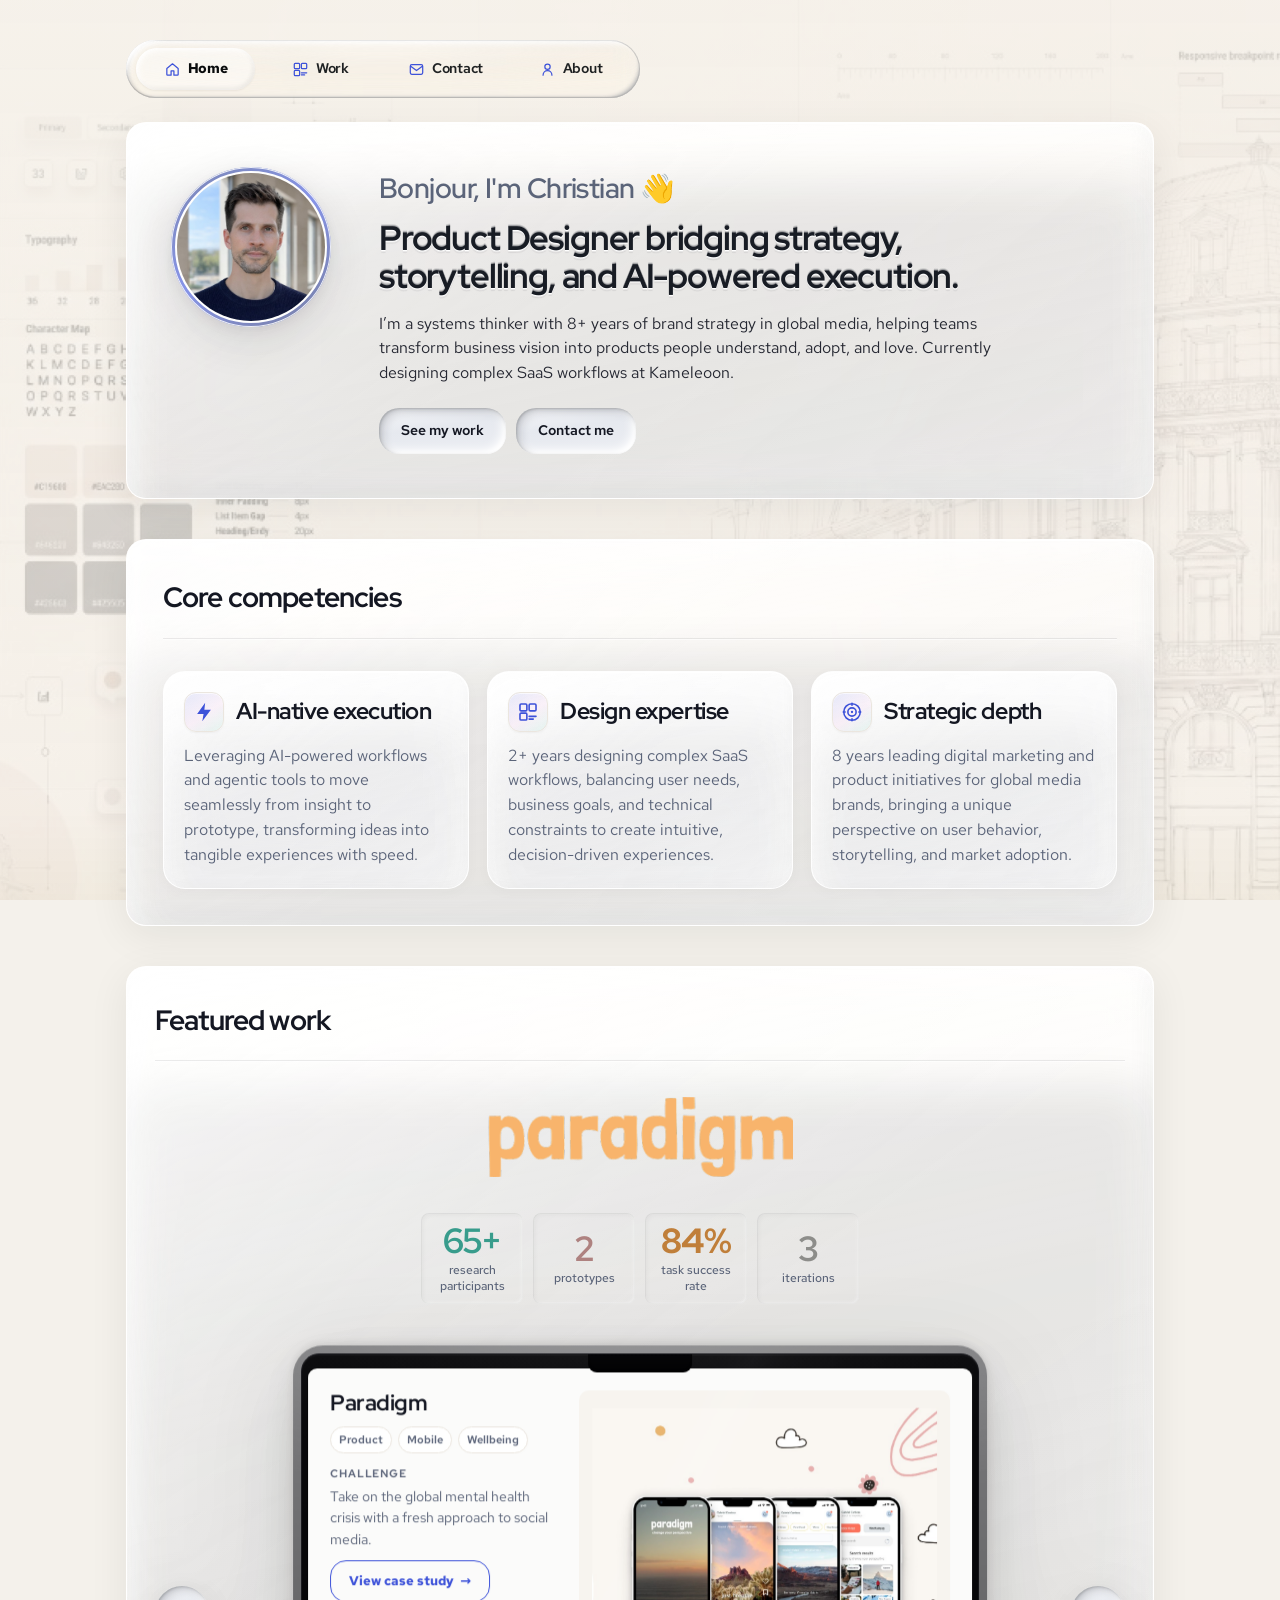
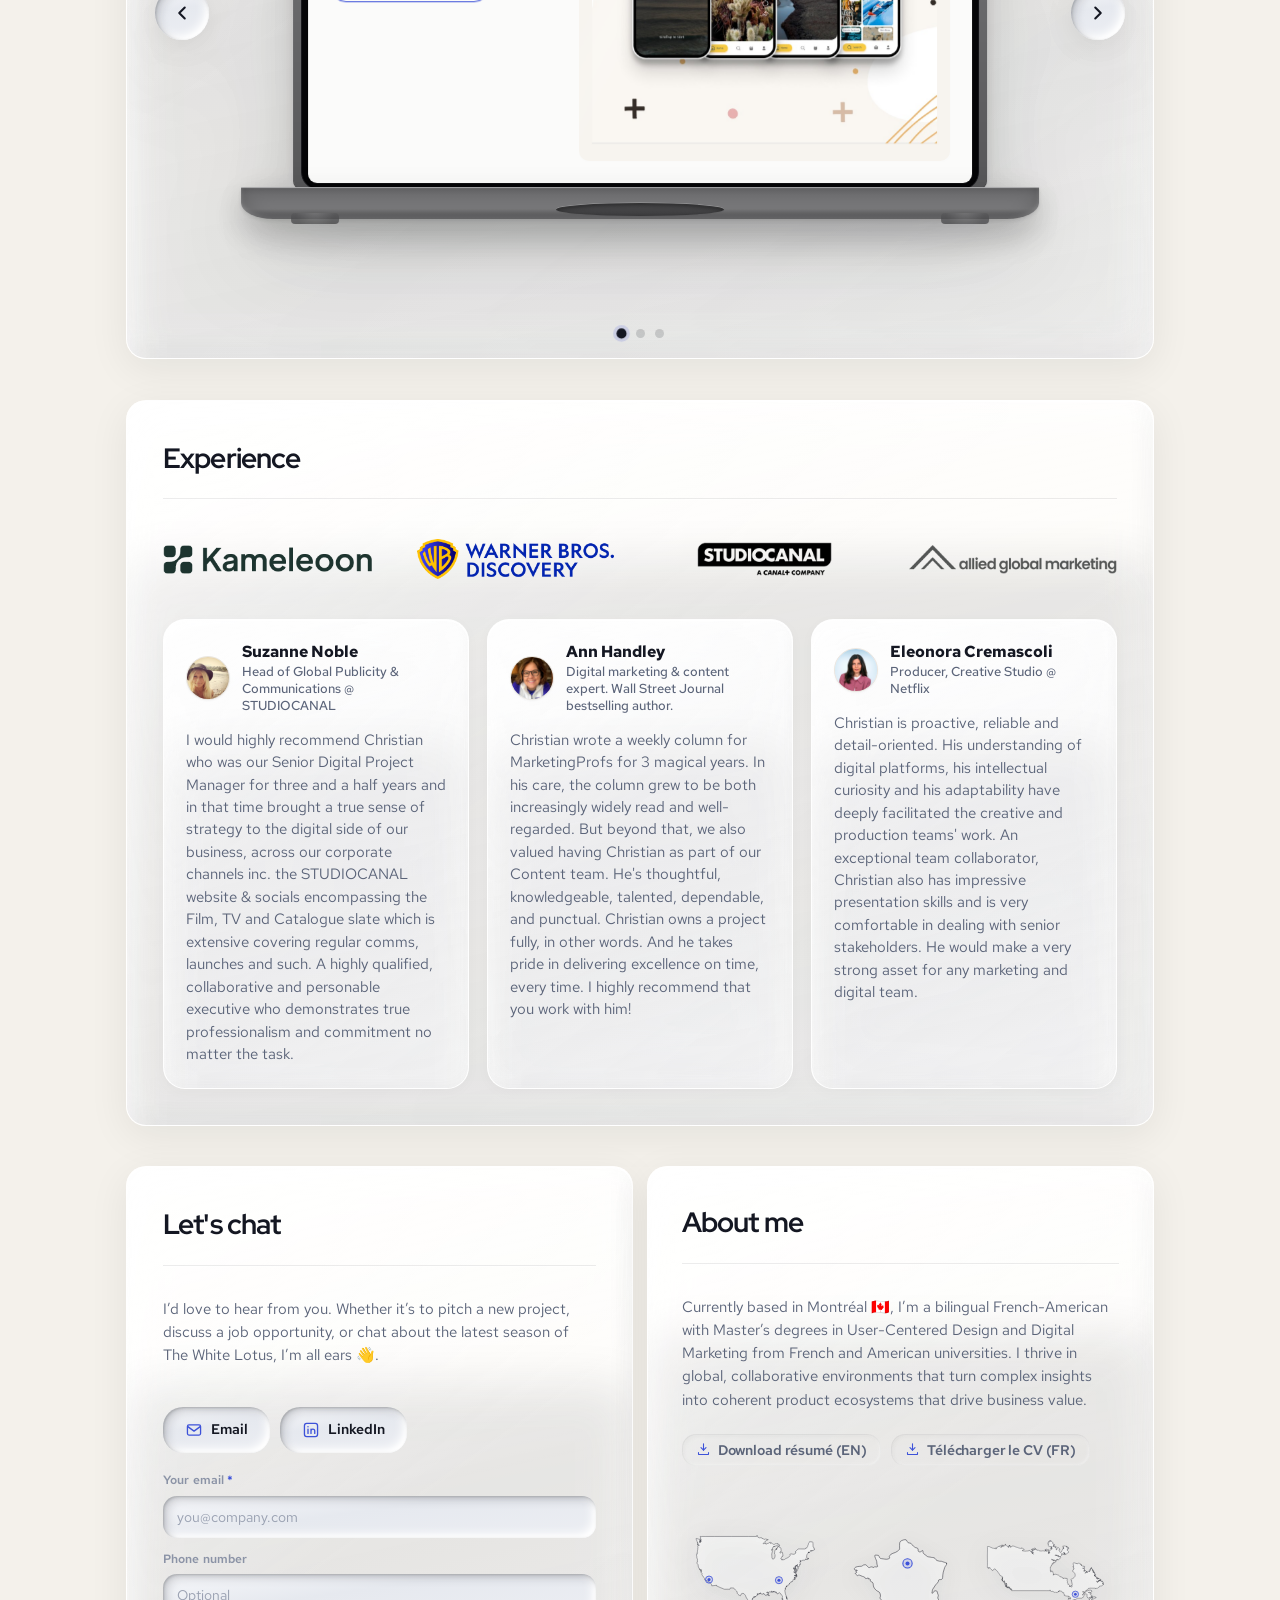
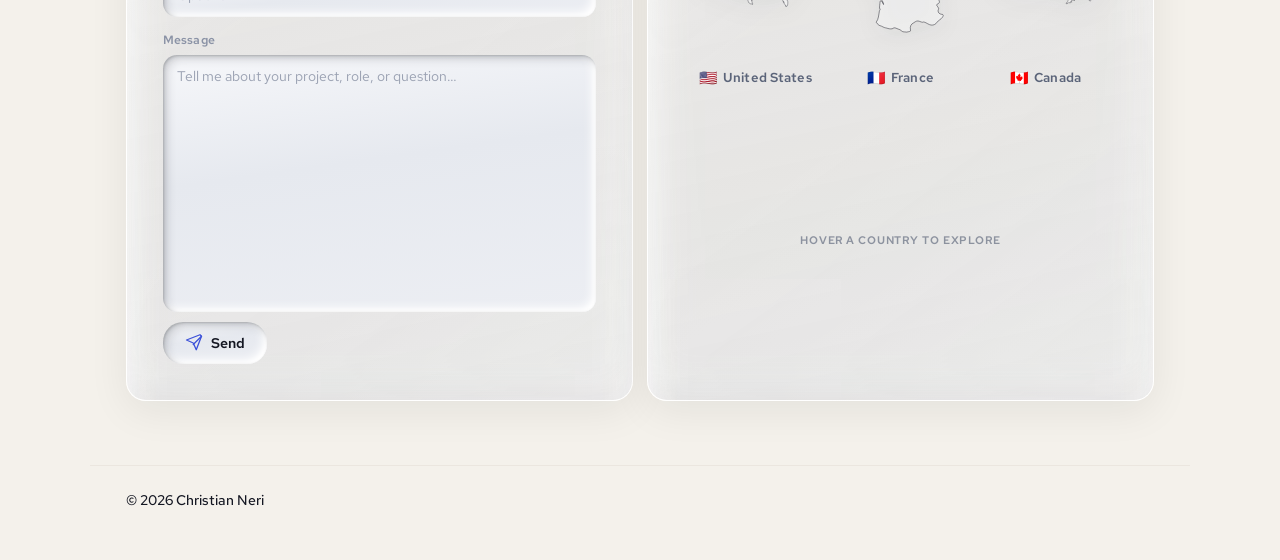
<file: index.html>
<!DOCTYPE html>
<html lang="en">

<head>
    <meta charset="UTF-8">
    <meta name="viewport" content="width=device-width, initial-scale=1.0">
    <title>Christian Neri | Product Designer</title>
    <meta name="description"
        content="Product Designer bridging strategy, storytelling, and AI-powered execution. Based in Montr&eacute;al — systems thinker at the intersection of design, strategy, and storytelling.">
    <link rel="icon" href="assets/favicon.png" type="image/png" sizes="32x32">
    <link rel="apple-touch-icon" href="assets/apple-touch-icon.png" sizes="180x180">
    <meta property="og:type" content="website">
    <meta property="og:title" content="Christian Neri | Product Designer">
    <meta property="og:description"
        content="Product Designer bridging strategy, storytelling, and AI-powered execution. Based in Montr&eacute;al.">
    <meta property="og:image" content="https://christian-neri.github.io/assets/profile.png">
    <meta property="og:url" content="https://christian-neri.github.io/">
    <meta name="twitter:card" content="summary">
    <link rel="stylesheet" href="style.css">
    <link rel="preconnect" href="https://fonts.googleapis.com">
    <link rel="preconnect" href="https://fonts.gstatic.com" crossorigin>
    <link
        href="https://fonts.googleapis.com/css2?family=Red+Hat+Display:ital,wght@0,500;0,600;0,700;1,400&family=Red+Hat+Text:ital,wght@0,400;0,500;0,600;0,700;1,400&display=swap"
        rel="stylesheet">
    <!-- Warm the case-study pages so the zoom-into-screen transition lands on a
         pre-loaded matching hero with no flash. -->
    <link rel="prefetch" href="case-paradigm.html">
    <link rel="prefetch" href="case-radioactive.html">
    <link rel="prefetch" href="case-studiocanal.html">
    <link rel="prefetch" href="assets/paradigm/cover.png" as="image">
    <link rel="prefetch" href="assets/radioactive/mobile.png" as="image">
</head>

<body class="home">
    <a class="skip-link" href="#main">Skip to content</a>

    <main id="main" class="shell-main">
        <div class="hero-nav-slot">
            <div class="section-nav-wrap" data-load-reveal="0">
                <nav class="section-nav section-nav--toggle" aria-label="Page sections">
                    <div class="section-nav-shell">
                        <div class="section-nav-track" data-section-nav-track>
                            <span class="section-nav-thumb" aria-hidden="true"></span>
                            <a href="#hero" class="section-nav-link section-nav-link--home" data-section-nav aria-current="true">
                                <span class="section-nav-icon section-nav-icon--home" aria-hidden="true">
                                    <svg viewBox="0 0 24 24" fill="none" stroke="currentColor" stroke-width="1.75"
                                        stroke-linecap="round" stroke-linejoin="round">
                                        <path class="nav-icon__house"
                                            d="M4 10.5L12 4l8 6.5V19a1 1 0 0 1-1 1h-5v-6H10v6H5a1 1 0 0 1-1-1v-8.5z" />
                                    </svg>
                                </span>
                                <span class="section-nav-label">Home</span>
                            </a>
                            <a href="#work" class="section-nav-link section-nav-link--work" data-section-nav>
                                <span class="section-nav-icon section-nav-icon--work" aria-hidden="true">
                                    <svg viewBox="0 0 24 24" fill="none" stroke="currentColor" stroke-width="1.75"
                                        stroke-linecap="round" stroke-linejoin="round">
                                        <rect class="nav-icon__block nav-icon__block--1" x="3.25" y="3.25" width="7.5"
                                            height="7.5" rx="1.25" />
                                        <rect class="nav-icon__block nav-icon__block--2" x="13.25" y="3.25" width="7.5"
                                            height="7.5" rx="1.25" />
                                        <rect class="nav-icon__block nav-icon__block--3" x="3.25" y="13.25" width="7.5"
                                            height="7.5" rx="1.25" />
                                        <line class="nav-icon__work-line nav-icon__work-line--1" x1="13.25" y1="16.75"
                                            x2="20.75" y2="16.75" />
                                        <line class="nav-icon__work-line nav-icon__work-line--2" x1="13.25" y1="19.75"
                                            x2="17.75" y2="19.75" />
                                    </svg>
                                </span>
                                <span class="section-nav-label">Work</span>
                            </a>
                            <a href="#contact" class="section-nav-link section-nav-link--contact" data-section-nav>
                                <span class="section-nav-icon section-nav-icon--contact" aria-hidden="true">
                                    <svg viewBox="0 0 24 24" fill="none" stroke="currentColor" stroke-width="1.75"
                                        stroke-linecap="round" stroke-linejoin="round">
                                        <rect class="nav-icon__env-body" x="3.25" y="5.25" width="17.5" height="13.5"
                                            rx="2" />
                                        <path class="nav-icon__env-flap" d="M3.75 7.5l8.25 6 8.25-6" />
                                    </svg>
                                </span>
                                <span class="section-nav-label">Contact</span>
                            </a>
                            <a href="#about" class="section-nav-link section-nav-link--about" data-section-nav>
                                <span class="section-nav-icon section-nav-icon--about" aria-hidden="true">
                                    <svg viewBox="0 0 24 24" fill="none" stroke="currentColor" stroke-width="1.75"
                                        stroke-linecap="round" stroke-linejoin="round">
                                        <g class="nav-icon__person">
                                            <circle cx="12" cy="8" r="3.75" />
                                            <path d="M5.75 20c0-3.45 2.8-6.25 6.25-6.25S18.25 16.55 18.25 20" />
                                        </g>
                                    </svg>
                                </span>
                                <span class="section-nav-label">About</span>
                            </a>
                        </div>
                    </div>
                </nav>
            </div>
        </div>
        <section id="hero" aria-labelledby="hero-heading" class="section-block">
            <div class="hero-panel frost-tilt--hero" data-load-reveal="1">
                <div class="hero-avatar">
                    <div class="avatar-glass-ring" aria-hidden="true">
                        <div class="avatar-inner">
                            <img src="assets/profile.png" width="160" height="160"
                                alt="Portrait of Christian Neri">
                        </div>
                    </div>
                </div>
                <div class="hero-headlines">
                    <p class="kicker">Bonjour, I&apos;m Christian 👋</p>
                    <h1 id="hero-heading">Product Designer bridging strategy,<br>storytelling, and AI-powered execution.</h1>
                    <div class="hero-intro">
                        I’m a systems thinker with 8+ years of brand strategy in global media, helping teams transform business vision into products people understand, adopt, and love. Currently designing complex SaaS workflows at Kameleoon.
                    </div>
                    <div class="hero-actions">
                        <a class="btn btn--primary" href="#work">See my work</a>
                        <a class="btn btn--secondary" href="#contact">Contact me</a>
                    </div>
                </div>
            </div>
        </section>

        <section id="capabilities" class="section-block" aria-labelledby="caps-title">
            <div class="section-surface frost-tilt--caps-shell" data-load-reveal="2">
                <h2 id="caps-title" class="section-title">Core competencies</h2>
                <hr class="section-divider" aria-hidden="true">
                <div class="card-grid" role="list">
                <article class="cap-card" role="listitem">
                    <div class="cap-card__head">
                        <span class="cap-icon" aria-hidden="true">
                            <svg viewBox="0 0 24 24" fill="currentColor" aria-hidden="true">
                                <path d="M13.25 2L4.5 14.25h7l-1.35 7.75L19.5 9.5h-7.1L13.25 2z" />
                            </svg>
                        </span>
                        <h3>AI-native execution</h3>
                    </div>
                    <p>Leveraging AI-powered workflows and agentic tools to move seamlessly from insight to prototype, transforming ideas into tangible experiences with speed.</p>
                </article>
                <article class="cap-card" role="listitem">
                    <div class="cap-card__head">
                        <span class="cap-icon" aria-hidden="true">
                            <svg viewBox="0 0 24 24" fill="none" stroke="currentColor" stroke-width="1.75"
                                stroke-linecap="round" stroke-linejoin="round">
                                <rect x="3.25" y="3.25" width="7.5" height="7.5" rx="1.25" />
                                <rect x="13.25" y="3.25" width="7.5" height="7.5" rx="1.25" />
                                <rect x="3.25" y="13.25" width="7.5" height="7.5" rx="1.25" />
                                <path d="M13.25 16.75h7.5M13.25 19.75h4.5" />
                            </svg>
                        </span>
                        <h3>Design expertise</h3>
                    </div>
                    <p>2+ years designing complex SaaS workflows, balancing user needs, business goals, and technical constraints to create intuitive, decision-driven experiences.</p>
                </article>
                <article class="cap-card" role="listitem">
                    <div class="cap-card__head">
                        <span class="cap-icon" aria-hidden="true">
                            <svg viewBox="0 0 24 24" fill="none" stroke="currentColor" stroke-width="1.75"
                                stroke-linecap="round" stroke-linejoin="round">
                                <circle cx="12" cy="12" r="9" />
                                <circle cx="12" cy="12" r="4.5" />
                                <circle cx="12" cy="12" r="1.25" fill="currentColor" stroke="none" />
                                <path d="M12 2.5v2M12 19.5v2M2.5 12h2M19.5 12h2" />
                            </svg>
                        </span>
                        <h3>Strategic depth</h3>
                    </div>
                    <p>8 years leading digital marketing and product initiatives for global media brands, bringing a unique perspective on user behavior, storytelling, and market adoption.</p>
                </article>
            </div>
            </div>
        </section>

        <section id="work" class="section-block" aria-labelledby="work-title">
            <div class="section-surface frost-tilt--work-shell" data-load-reveal="2">
                <h2 id="work-title" class="section-title">Featured work</h2>
                <hr class="section-divider" aria-hidden="true">

                <div class="work-showcase" data-work-macbook tabindex="0"
                    aria-label="Featured work — use chevron buttons, arrow keys when focused, or the dots below">
                    <div class="work-project-spotlight" aria-live="polite">
                        <div class="work-project-spotlight__panel is-active" data-project-spotlight="0" aria-hidden="false">
                                <div class="work-project-spotlight__brand">
                                    <img src="assets/logos/paradigm.png" alt="Paradigm" class="work-project-spotlight__logo work-project-spotlight__logo--paradigm" width="337" height="88" loading="eager">
                                </div>
                            <div class="work-project-spotlight__results">
                            <dl class="work-project-spotlight__stats">
                                <div class="work-project-spotlight__stat">
                                    <dt class="visually-hidden">Research participants</dt>
                                    <dd class="work-project-spotlight__value">65+</dd>
                                    <dd class="work-project-spotlight__label">research participants</dd>
                                </div>
                                <div class="work-project-spotlight__stat">
                                    <dt class="visually-hidden">Prototypes</dt>
                                    <dd class="work-project-spotlight__value">2</dd>
                                    <dd class="work-project-spotlight__label">prototypes</dd>
                                </div>
                                <div class="work-project-spotlight__stat">
                                    <dt class="visually-hidden">Task success rate</dt>
                                    <dd class="work-project-spotlight__value work-project-spotlight__value--emphasis">84%</dd>
                                    <dd class="work-project-spotlight__label">task success rate</dd>
                                </div>
                                <div class="work-project-spotlight__stat">
                                    <dt class="visually-hidden">Iterations</dt>
                                    <dd class="work-project-spotlight__value">3</dd>
                                    <dd class="work-project-spotlight__label">iterations</dd>
                                </div>
                            </dl>
                            </div>
                        </div>
                        <div class="work-project-spotlight__panel" data-project-spotlight="1" aria-hidden="true">
                            <div class="work-project-spotlight__brand">
                                <img src="assets/logos/studiocanal.png" alt="Studiocanal" class="work-project-spotlight__logo work-project-spotlight__logo--studiocanal" width="381" height="108" loading="lazy">
                            </div>
                            <div class="work-project-spotlight__results">
                            <dl class="work-project-spotlight__stats">
                                <div class="work-project-spotlight__stat">
                                    <dt class="visually-hidden">Integrated films</dt>
                                    <dd class="work-project-spotlight__value">6k+</dd>
                                    <dd class="work-project-spotlight__label">integrated films</dd>
                                </div>
                                <div class="work-project-spotlight__stat">
                                    <dt class="visually-hidden">UMVs at launch</dt>
                                    <dd class="work-project-spotlight__value work-project-spotlight__value--emphasis">18k</dd>
                                    <dd class="work-project-spotlight__label">UMVs at launch</dd>
                                </div>
                                <div class="work-project-spotlight__stat">
                                    <dt class="visually-hidden">Localized versions</dt>
                                    <dd class="work-project-spotlight__value">5</dd>
                                    <dd class="work-project-spotlight__label">localized versions</dd>
                                </div>
                            </dl>
                            </div>
                        </div>
                        <div class="work-project-spotlight__panel" data-project-spotlight="2" aria-hidden="true">
                            <div class="work-project-spotlight__brand">
                                <svg class="work-project-spotlight__logo work-project-spotlight__logo--radioactive" viewBox="0 0 1024 186" role="img" aria-label="Radioactive">
                                    <text x="512" y="138" text-anchor="middle">RADIOACTIVE</text>
                                </svg>
                            </div>
                            <div class="work-project-spotlight__results">
                            <div class="work-project-spotlight__launches">
                                <p class="work-project-spotlight__launches-title">Launched in</p>
                                <ul class="work-project-spotlight__launch-markets" role="list">
                                    <li class="work-project-spotlight__launch-market">
                                        <img src="assets/flags/gb.svg" alt="United Kingdom flag" class="work-project-spotlight__flag" width="56" height="40" loading="lazy" decoding="async">
                                        <span class="work-project-spotlight__market-name" aria-hidden="true">United Kingdom</span>
                                    </li>
                                    <li class="work-project-spotlight__launch-market">
                                        <img src="assets/flags/fr.svg" alt="France flag" class="work-project-spotlight__flag" width="56" height="40" loading="lazy" decoding="async">
                                        <span class="work-project-spotlight__market-name" aria-hidden="true">France</span>
                                    </li>
                                    <li class="work-project-spotlight__launch-market">
                                        <img src="assets/flags/de.png" alt="Germany flag" class="work-project-spotlight__flag" width="56" height="40" loading="lazy" decoding="async">
                                        <span class="work-project-spotlight__market-name" aria-hidden="true">Germany</span>
                                    </li>
                                    <li class="work-project-spotlight__launch-market">
                                        <img src="assets/flags/au.svg" alt="Australia flag" class="work-project-spotlight__flag" width="56" height="40" loading="lazy" decoding="async">
                                        <span class="work-project-spotlight__market-name" aria-hidden="true">Australia</span>
                                    </li>
                                    <li class="work-project-spotlight__launch-market">
                                        <img src="assets/flags/nz.svg" alt="New Zealand flag" class="work-project-spotlight__flag" width="56" height="40" loading="lazy" decoding="async">
                                        <span class="work-project-spotlight__market-name" aria-hidden="true">New Zealand</span>
                                    </li>
                                </ul>
                            </div>
                            </div>
                        </div>
                    </div>
                    <div class="work-project-cards" aria-live="polite">
                        <div class="work-project-cards__shell">
                            <button type="button" class="work-macbook__chev work-macbook__chev--prev"
                                data-macbook-prev aria-label="Previous featured project">
                                <svg xmlns="http://www.w3.org/2000/svg" width="22" height="22" viewBox="0 0 24 24"
                                    fill="none" stroke="currentColor" stroke-width="2.25" stroke-linecap="round"
                                    stroke-linejoin="round" aria-hidden="true">
                                    <path d="m15 18-6-6 6-6" />
                                </svg>
                            </button>
                            <div class="work-project-cards__viewport">
                                <div class="work-project-cards__track">
                                    <article id="project-card-0" class="work-project-card is-active" data-project-card="0"
                                        role="tabpanel" aria-labelledby="macbook-tab-0" aria-roledescription="slide"
                                        aria-label="Paradigm" aria-hidden="false">
                                        <div class="work-project-card__visual work-project-card__visual--paradigm">
                                            <img src="assets/paradigm/cover.png" width="800" height="600"
                                                alt="Paradigm app interfaces on devices" loading="lazy">
                                        </div>
                                        <div class="work-project-card__body">
                                            <h3 class="work-project-card__title">Paradigm</h3>
                                            <div class="work-project-card__tags">
                                                <span class="tag">Product</span>
                                                <span class="tag">Mobile</span>
                                                <span class="tag">Wellbeing</span>
                                            </div>
                                            <div class="case-hero-meta">
                                                <div class="case-hero-meta__block">
                                                    <p class="case-design-stack__heading">Challenge</p>
                                                    <p class="case-hero-meta__text">Take on the global mental health crisis with a fresh approach to social media.</p>
                                                </div>
                                            </div>
                                            <a class="btn btn--tiny work-project-card__cta" href="case-paradigm.html">View case study</a>
                                        </div>
                                    </article>
                                    <article id="project-card-1" class="work-project-card" data-project-card="1"
                                        role="tabpanel" aria-labelledby="macbook-tab-1" aria-roledescription="slide"
                                        aria-label="Studiocanal" aria-hidden="true" inert>
                                        <div class="work-project-card__visual">
                                            <img src="assets/studiocanal/macbook-mockup.png" width="800" height="600"
                                                alt="Studiocanal corporate website on MacBook Pro" loading="lazy">
                                        </div>
                                        <div class="work-project-card__body">
                                            <h3 class="work-project-card__title">Studiocanal corporate website</h3>
                                            <div class="work-project-card__tags">
                                                <span class="tag">Web</span>
                                                <span class="tag">IA</span>
                                                <span class="tag">Corporate</span>
                                            </div>
                                            <div class="case-hero-meta">
                                                <div class="case-hero-meta__block">
                                                    <p class="case-design-stack__heading">Challenge</p>
                                                    <p class="case-hero-meta__text">Transform a European media powerhouse from meager online presence to a premium showcase of the world&apos;s third-largest film library.</p>
                                                </div>
                                            </div>
                                            <a class="btn btn--tiny work-project-card__cta" href="case-studiocanal.html">View case study</a>
                                        </div>
                                    </article>
                                    <article id="project-card-2" class="work-project-card" data-project-card="2"
                                        role="tabpanel" aria-labelledby="macbook-tab-2" aria-roledescription="slide"
                                        aria-label="Radioactive" aria-hidden="true" inert>
                                        <div class="work-project-card__visual work-project-card__visual--radioactive">
                                            <img src="assets/radioactive/hero-mobile.png" width="1024" height="750"
                                                alt="Radioactive promotional website — mobile layouts" loading="lazy">
                                        </div>
                                        <div class="work-project-card__body">
                                            <h3 class="work-project-card__title">Radioactive</h3>
                                            <div class="work-project-card__tags">
                                                <span class="tag">Web</span>
                                                <span class="tag">Campaign</span>
                                                <span class="tag">Entertainment</span>
                                            </div>
                                            <div class="case-hero-meta">
                                                <div class="case-hero-meta__block">
                                                    <p class="case-design-stack__heading">Challenge</p>
                                                    <p class="case-hero-meta__text">Keep audiences engaged between the paused rollout and delayed premiere windows.</p>
                                                </div>
                                            </div>
                                            <a class="btn btn--tiny work-project-card__cta" href="case-radioactive.html">View case study</a>
                                        </div>
                                    </article>
                                </div>
                            </div>
                            <button type="button" class="work-macbook__chev work-macbook__chev--next"
                                data-macbook-next aria-label="Next featured project">
                                <svg xmlns="http://www.w3.org/2000/svg" width="22" height="22" viewBox="0 0 24 24"
                                    fill="none" stroke="currentColor" stroke-width="2.25" stroke-linecap="round"
                                    stroke-linejoin="round" aria-hidden="true">
                                    <path d="m9 18 6-6-6-6" />
                                </svg>
                            </button>
                        </div>
                    </div>
                    <div class="work-macbook-stage work-macbook-stage--desktop" aria-live="polite">
                        <div class="work-macbook__carousel-shell">
                            <button type="button" class="work-macbook__chev work-macbook__chev--prev"
                                data-macbook-prev aria-label="Previous featured project">
                                <svg xmlns="http://www.w3.org/2000/svg" width="22" height="22" viewBox="0 0 24 24"
                                    fill="none" stroke="currentColor" stroke-width="2.25" stroke-linecap="round"
                                    stroke-linejoin="round" aria-hidden="true">
                                    <path d="m15 18-6-6 6-6" />
                                </svg>
                            </button>
                            <div class="work-macbook__rig">
                                <div class="work-macbook__unit">
                                    <div class="work-macbook__frame">
                                    <!-- MacBook Pro: deck stays static; lid hinges up via .work-macbook__lid-rise -->
                                    <div class="work-macbook__hardware">
                                        <div class="work-macbook__hardware-inner">
                                            <div class="work-macbook__lid-rise">
                                                <div class="work-macbook__lid-midnight">
                                                    <div class="work-macbook__bezel-black">
                                                        <span class="work-macbook__camera-notch" aria-hidden="true"></span>
                                                        <div class="work-macbook__display">
                                                            <div class="work-macbook__slides" id="work-macbook-slides">
                                                                <div id="macbook-slide-0" class="work-macbook-slide is-active"
                                                                    data-macbook-slide="0" role="tabpanel"
                                                                    aria-labelledby="macbook-tab-0"
                                                                    aria-roledescription="slide" aria-label="Paradigm"
                                                                    aria-hidden="false">
                                                                    <div class="work-macbook__screen-grid">
                                                                        <div class="work-macbook__copy">
                                                                            <h3 class="work-macbook__title">Paradigm</h3>
                                                                            <div class="work-macbook__tags">
                                                                                <span class="tag">Product</span>
                                                                                <span class="tag">Mobile</span>
                                                                                <span class="tag">Wellbeing</span>
                                                                            </div>
                                                                            <div class="case-hero-meta">
                                                                                <div class="case-hero-meta__block">
                                                                                    <p class="case-design-stack__heading">Challenge</p>
                                                                                    <p class="case-hero-meta__text">Take on the global mental health crisis with a fresh approach to social media.</p>
                                                                                </div>
                                                                            </div>
                                                                            <a class="btn btn--tiny work-macbook__cta" href="case-paradigm.html">View case study</a>
                                                                        </div>
                                                                        <div class="work-macbook__visual work-macbook__visual--paradigm">
                                                                            <img src="assets/paradigm/cover.png" width="800" height="600" alt="Paradigm app interfaces on devices" loading="lazy">
                                                                        </div>
                                                                    </div>
                                                                </div>
                                                                <div id="macbook-slide-1" class="work-macbook-slide" data-macbook-slide="1"
                                                                    role="tabpanel" aria-labelledby="macbook-tab-1"
                                                                    aria-roledescription="slide" aria-label="Studiocanal"
                                                                    aria-hidden="true" inert>
                                                                    <div class="work-macbook__screen-grid">
                                                                        <div class="work-macbook__copy">
                                                                            <h3 class="work-macbook__title">Studiocanal corporate website</h3>
                                                                            <div class="work-macbook__tags">
                                                                                <span class="tag">Web</span>
                                                                                <span class="tag">IA</span>
                                                                                <span class="tag">Corporate</span>
                                                                            </div>
                                                                            <div class="case-hero-meta">
                                                                                <div class="case-hero-meta__block">
                                                                                    <p class="case-design-stack__heading">Challenge</p>
                                                                                    <p class="case-hero-meta__text">Transform a European media powerhouse from meager online presence to a premium showcase of the world&apos;s third-largest film library.</p>
                                                                                </div>
                                                                            </div>
                                                                            <a class="btn btn--tiny work-macbook__cta" href="case-studiocanal.html">View case study</a>
                                                                        </div>
                                                                        <div class="work-macbook__visual">
                                                                            <img src="assets/studiocanal/macbook-mockup.png" width="800" height="600" alt="Studiocanal corporate website on MacBook Pro" loading="lazy">
                                                                        </div>
                                                                    </div>
                                                                </div>
                                                                <div id="macbook-slide-2" class="work-macbook-slide" data-macbook-slide="2"
                                                                    role="tabpanel" aria-labelledby="macbook-tab-2"
                                                                    aria-roledescription="slide" aria-label="Radioactive"
                                                                    aria-hidden="true" inert>
                                                                    <div class="work-macbook__screen-grid">
                                                                        <div class="work-macbook__copy">
                                                                            <h3 class="work-macbook__title">Radioactive</h3>
                                                                            <div class="work-macbook__tags">
                                                                                <span class="tag">Web</span>
                                                                                <span class="tag">Campaign</span>
                                                                                <span class="tag">Entertainment</span>
                                                                            </div>
                                                                            <p class="work-macbook__line"><span class="goal-label"><strong>Context:</strong></span> Oscar&reg;-nominated Rosamund Pike stars as Marie Curie in Studiocanal&apos;s <em>Radioactive</em> — cinemas shut one month prior to release amid COVID-19.</p>
                                                                            <p class="work-macbook__line"><span class="goal-label"><strong>Goal:</strong></span> Keep audiences engaged between the paused rollout and delayed premiere windows.</p>
                                                                            <a class="btn btn--tiny work-macbook__cta" href="case-radioactive.html">View case study</a>
                                                                        </div>
                                                                        <div class="work-macbook__visual work-macbook__visual--radioactive">
                                                                            <img src="assets/radioactive/mobile.png" width="800" height="600" alt="Radioactive promotional website — responsive layout" loading="lazy">
                                                                        </div>
                                                                    </div>
                                                                </div>
                                                            </div>
                                                            <!-- "Boot" overlay: peach mark flashes on a black screen
                                                                 while the lid finishes opening, then fades into the slides.
                                                                 The image's black field blends with the boot background. -->
                                                            <div class="work-macbook__boot" aria-hidden="true">
                                                                <img class="work-macbook__boot-mark" src="assets/peach-boot.png" width="192" height="192" alt="" aria-hidden="true">
                                                            </div>
                                                        </div>
                                                        <span class="work-macbook__glass-sheen" aria-hidden="true"></span>
                                                    </div>
                                                </div>
                                            </div>
                                            <div class="work-macbook__deck-midnight">
                                                <span class="work-macbook__deck-notch" aria-hidden="true"></span>
                                                <span class="work-macbook__deck-foot work-macbook__deck-foot--l" aria-hidden="true"></span>
                                                <span class="work-macbook__deck-foot work-macbook__deck-foot--r" aria-hidden="true"></span>
                                            </div>
                                        </div>
                                    </div>
                                </div>
                            </div>
                            </div>
                            <button type="button" class="work-macbook__chev work-macbook__chev--next"
                                data-macbook-next aria-label="Next featured project">
                                <svg xmlns="http://www.w3.org/2000/svg" width="22" height="22" viewBox="0 0 24 24"
                                    fill="none" stroke="currentColor" stroke-width="2.25" stroke-linecap="round"
                                    stroke-linejoin="round" aria-hidden="true">
                                    <path d="m9 18 6-6-6-6" />
                                </svg>
                            </button>
                        </div>
                    </div>
                    <div class="work-macbook-nav" role="tablist" aria-label="Featured projects"
                        aria-orientation="horizontal">
                        <button type="button" class="work-macbook-dot is-active" role="tab" aria-selected="true"
                            aria-controls="macbook-slide-0" data-macbook-index="0" id="macbook-tab-0">
                            <span class="visually-hidden">Paradigm</span>
                        </button>
                        <button type="button" class="work-macbook-dot" role="tab" aria-selected="false"
                            aria-controls="macbook-slide-1" data-macbook-index="1" id="macbook-tab-1">
                            <span class="visually-hidden">Studiocanal</span>
                        </button>
                        <button type="button" class="work-macbook-dot" role="tab" aria-selected="false"
                            aria-controls="macbook-slide-2" data-macbook-index="2" id="macbook-tab-2">
                            <span class="visually-hidden">Radioactive</span>
                        </button>
                    </div>
                </div>
            </div>
        </section>

        <section id="experience" class="section-block" aria-labelledby="experience-title">
            <div class="section-surface frost-tilt--experience" data-load-reveal="2">
                <h2 id="experience-title" class="section-title">Experience</h2>
                <hr class="section-divider" aria-hidden="true">

                <ul class="experience-logos" aria-label="Companies I've worked with">
                    <li class="experience-logo">
                        <img src="assets/logos/kameleoon.png" alt="Kameleoon" loading="lazy" decoding="async" />
                    </li>
                    <li class="experience-logo">
                        <img src="assets/logos/warner-bros-discovery.png" alt="Warner Bros. Discovery" loading="lazy"
                            decoding="async" />
                    </li>
                    <li class="experience-logo">
                        <img src="assets/logos/studiocanal.png" alt="Studiocanal" loading="lazy" decoding="async" />
                    </li>
                    <li class="experience-logo">
                        <img src="assets/logos/allied-global-marketing.png" alt="Allied Global Marketing"
                            loading="lazy" decoding="async" />
                    </li>
                </ul>

                <div class="testimonial-grid" role="list">
                    <article class="testimonial-card" role="listitem">
                        <header class="testimonial-card__head">
                            <img class="testimonial-card__avatar" src="assets/headshots/suzanne-noble.jpg"
                                alt="" width="44" height="44" loading="lazy" decoding="async">
                            <div class="testimonial-card__meta">
                                <p class="testimonial-card__name">Suzanne Noble</p>
                                <p class="testimonial-card__role">Head of Global Publicity & Communications @ STUDIOCANAL</p>
                            </div>
                        </header>
                        <blockquote class="testimonial-card__quote">
                            <p>I would highly recommend Christian who was our Senior Digital Project Manager for three and a half years and in that time brought a true sense of strategy to the digital side of our business, across our corporate channels inc. the STUDIOCANAL website & socials encompassing the Film, TV and Catalogue slate which is extensive covering regular comms, launches and such. A highly qualified, collaborative and personable executive who demonstrates true professionalism and commitment no matter the task.</p>
                        </blockquote>
                    </article>
                    <article class="testimonial-card" role="listitem">
                        <header class="testimonial-card__head">
                            <img class="testimonial-card__avatar" src="assets/headshots/ann-handley.jpg"
                                alt="" width="44" height="44" loading="lazy" decoding="async">
                            <div class="testimonial-card__meta">
                                <p class="testimonial-card__name">Ann Handley</p>
                                <p class="testimonial-card__role">Digital marketing & content expert. Wall Street Journal bestselling author.</p>
                            </div>
                        </header>
                        <blockquote class="testimonial-card__quote">
                            <p>Christian wrote a weekly column for MarketingProfs for 3 magical years. In his care, the column grew to be both increasingly widely read and well-regarded. But beyond that, we also valued having Christian as part of our Content team. He's thoughtful, knowledgeable, talented, dependable, and punctual. Christian owns a project fully, in other words. And he takes pride in delivering excellence on time, every time. I highly recommend that you work with him!</p>
                        </blockquote>
                    </article>
                    <article class="testimonial-card" role="listitem">
                        <header class="testimonial-card__head">
                            <img class="testimonial-card__avatar" src="assets/headshots/eleonora-cremascoli.jpg"
                                alt="" width="44" height="44" loading="lazy" decoding="async">
                            <div class="testimonial-card__meta">
                                <p class="testimonial-card__name">Eleonora Cremascoli</p>
                                <p class="testimonial-card__role">Producer, Creative Studio @ Netflix</p>
                            </div>
                        </header>
                        <blockquote class="testimonial-card__quote">
                            <p>Christian is proactive, reliable and detail-oriented. His understanding of digital platforms, his intellectual curiosity and his adaptability have deeply facilitated the creative and production teams' work. An exceptional team collaborator, Christian also has impressive presentation skills and is very comfortable in dealing with senior stakeholders. He would make a very strong asset for any marketing and digital team.</p>
                        </blockquote>
                    </article>
                </div>
            </div>
        </section>

        <div class="home-closing-grid">
        <section id="contact" class="section-block section-block--pair" aria-labelledby="contact-title">
            <div class="contact-panel frost-tilt--contact" data-load-reveal="2">
                <h2 id="contact-title" class="section-title">Let's chat</h2>
                <hr class="section-divider" aria-hidden="true">
                <p class="contact-intro section-intro">I’d love to hear from you. Whether it’s to pitch a new project, discuss a job opportunity, or chat about the latest season of The White Lotus, I’m all ears 👋.</p>
                <div class="contact-actions" aria-label="Quick links">
                    <a class="btn btn--primary" href="mailto:christian.g.neri@gmail.com?subject=Hello%20Christian">
                        <span class="btn-icon" aria-hidden="true">
                            <svg viewBox="0 0 24 24" fill="none" stroke="currentColor" stroke-width="1.75"
                                stroke-linecap="round" stroke-linejoin="round">
                                <rect x="3.25" y="5.25" width="17.5" height="13.5" rx="2" />
                                <path d="M3.75 7.5l8.25 6 8.25-6" />
                            </svg>
                        </span>
                        Email
                    </a>
                    <a class="btn btn--secondary" href="https://www.linkedin.com/in/christianneri/" target="_blank"
                        rel="noopener noreferrer">
                        <span class="btn-icon" aria-hidden="true">
                            <svg viewBox="0 0 24 24" fill="none" stroke="currentColor" stroke-width="1.75"
                                stroke-linecap="round" stroke-linejoin="round">
                                <rect x="3.25" y="3.25" width="17.5" height="17.5" rx="3" />
                                <path d="M8 10.75v5.75" />
                                <circle cx="8" cy="7.75" r="0.95" fill="currentColor" stroke="none" />
                                <path d="M12 16.5v-5.75M12 13.25c0-1.38 1.12-2.5 2.5-2.5S17 11.87 17 13.25v3.25" />
                            </svg>
                        </span>
                        LinkedIn
                    </a>
                </div>
                <form class="contact-form" id="contact-form" action="#" method="post" novalidate>
                    <div class="contact-form-fields">
                        <div class="contact-form-field">
                            <label for="contact-sender-email">Your email <span class="contact-form-required" aria-hidden="true">*</span></label>
                            <input type="email" id="contact-sender-email" name="email" required autocomplete="email"
                                inputmode="email" placeholder="you@company.com">
                        </div>
                        <div class="contact-form-field">
                            <label for="contact-sender-phone">Phone number</label>
                            <input type="tel" id="contact-sender-phone" name="phone" autocomplete="tel" inputmode="tel"
                                placeholder="Optional">
                        </div>
                    </div>
                    <div class="contact-form-compose">
                        <label for="contact-message">Message</label>
                        <textarea id="contact-message" name="message" required
                            placeholder="Tell me about your project, role, or question…"></textarea>
                        <button type="submit" class="btn btn--primary contact-form-send">
                            <span class="btn-icon" aria-hidden="true">
                                <svg viewBox="0 0 24 24" fill="none" stroke="currentColor" stroke-width="1.75"
                                    stroke-linecap="round" stroke-linejoin="round">
                                    <path d="M22 3L11 14" />
                                    <path d="M22 3l-7 18-4-9-9-4 18-7z" />
                                </svg>
                            </span>
                            Send
                        </button>
                    </div>
                </form>
            </div>
        </section>

        <section id="about" class="section-block section-block--pair" aria-labelledby="about-title">
            <div class="about-panel frost-tilt--about" data-load-reveal="2">
                <h2 id="about-title" class="section-title">About me</h2>
                <hr class="section-divider" aria-hidden="true">
                <p>Currently based in Montréal 🇨🇦, I’m a bilingual French-American with Master’s degrees in User-Centered Design and Digital Marketing from French and American universities. I thrive in global, collaborative environments that turn complex insights into coherent product ecosystems that drive business value.</p>

                <div class="about-cv-downloads" aria-label="Download résumé">
                    <a class="about-cv-downloads__link" href="assets/cv/CV_ChristianNERI_EN.pdf" target="_blank"
                        rel="noopener noreferrer" hreflang="en">
                        <span class="about-cv-downloads__icon" aria-hidden="true">
                            <svg viewBox="0 0 24 24" fill="none" stroke="currentColor" stroke-width="1.75"
                                stroke-linecap="round" stroke-linejoin="round">
                                <path d="M12 3v10" />
                                <path d="M8 9l4 4 4-4" />
                                <path d="M4 17v2a1 1 0 0 0 1 1h14a1 1 0 0 0 1-1v-2" />
                            </svg>
                        </span>
                        Download résumé (EN)
                    </a>
                    <a class="about-cv-downloads__link" href="assets/cv/CV_ChristianNERI_FR.pdf" target="_blank"
                        rel="noopener noreferrer" hreflang="fr">
                        <span class="about-cv-downloads__icon" aria-hidden="true">
                            <svg viewBox="0 0 24 24" fill="none" stroke="currentColor" stroke-width="1.75"
                                stroke-linecap="round" stroke-linejoin="round">
                                <path d="M12 3v10" />
                                <path d="M8 9l4 4 4-4" />
                                <path d="M4 17v2a1 1 0 0 0 1 1h14a1 1 0 0 0 1-1v-2" />
                            </svg>
                        </span>
                        Télécharger le CV (FR)
                    </a>
                </div>

                <div class="about-map" id="about-map">
                    <!--
                        Three country outlines (USA, France, Canada) in a flex row.  Each is an
                        SVG with a glass-clipped <foreignObject> so the country body inherits
                        the same liquid-glass treatment as the section nav (backdrop-filter +
                        layered insets).  Each silhouette is a hand-traced simplification of the
                        country's mainland borders (equirectangular-ish projection with shared
                        lat/lon → viewBox mapping per country, so pins land in the right spot).
                    -->
                    <div class="about-map__row">
                        <!--
                            USA → Atlanta. ViewBox 201×121 (user-supplied outline).
                            Projection assumes path spans Cape Flattery (~ -124.7°W) to Eastport ME
                            (~ -66.95°W) horizontally and NW Angle (~49.4°N) to Key West (~24.5°N)
                            vertically.  Atlanta (33.75°N, -84.39°W) → pin (140, 76).
                        -->
                        <div class="country-wrap country-wrap--usa">
                            <svg class="country__svg" viewBox="0 0 201 121" xmlns="http://www.w3.org/2000/svg" aria-hidden="true" focusable="false">
                                <defs>
                                    <linearGradient id="country-glass-usa" x1="50%" y1="0%" x2="50%" y2="100%">
                                        <stop offset="0%"  stop-color="#ffffff" stop-opacity="0.85"/>
                                        <stop offset="55%" stop-color="#ffffff" stop-opacity="0.42"/>
                                        <stop offset="100%" stop-color="#ffffff" stop-opacity="0.18"/>
                                    </linearGradient>
                                    <clipPath id="clip-usa">
                                        <path d="M6.33288 57.311C6.12731 56.1817 4.34718 55.2108 3.99491 53.9381C3.59654 52.4926 4.03568 51.1871 3.40954 49.7084C3.16634 49.1337 1.76162 47.8634 1.74481 47.4505C1.69936 46.2911 1.74371 45.2512 2.51868 44.7276C2.1859 45.0124 2.11866 44.9571 2.31592 44.5605C2.42011 44.2301 2.55253 43.8507 2.38444 43.3702C2.1064 42.5728 2.64998 42.0403 2.56357 41.3015C2.49633 40.7277 1.84589 39.8959 1.92356 39.4614C2.0541 38.7377 1.64196 38.5302 1.34117 37.7113C1.12837 37.131 1.26978 36.6753 1.31569 36.2169C1.37292 35.6512 1.02161 35.1333 0.939235 34.548C0.839507 33.8864 0.990889 33.3105 1.14441 32.8002C1.20794 32.5887 1.54613 31.3764 1.65916 32.0927C1.60592 31.7533 1.80543 31.7762 2.01058 31.6949C2.14803 31.6408 2.10072 30.8209 1.76637 31.5294C1.83875 30.9318 1.79961 29.9563 2.49659 29.9231C1.82568 30.1585 2.17096 29.363 2.20167 29.0407C2.24734 28.5676 2.33074 28.1182 2.40909 27.6648C2.52749 26.9792 2.39198 26.1255 2.64752 25.5275C3.02141 24.6544 3.04026 23.1712 2.99966 22.0338C2.98567 21.6164 2.83112 20.5604 3.41944 20.6704C2.84568 19.9806 3.00122 19.0637 3.08869 18.6037C3.20174 18.0118 2.82789 17.071 3.53779 17.0239C4.0704 16.9887 5.48246 17.5738 5.67074 17.1192C5.46371 17.2733 4.85544 16.8655 4.54029 16.7194C3.93418 16.4382 3.78062 16.6018 3.36949 16.6891C2.74965 16.821 2.71066 15.266 2.68996 15.0207C2.76446 15.3393 2.82562 15.6527 2.87275 15.9598C3.40743 15.7973 2.72015 14.0699 3.68421 14.4843C3.31631 14.2398 2.99783 14.1502 2.72858 14.2149C2.28789 13.1847 3.01615 13.1978 3.5558 12.9589C3.26338 12.9838 2.88043 12.7917 2.53872 12.5095C2.50463 12.6488 2.48724 12.7979 2.48758 12.9589C2.01591 11.492 2.0178 9.99308 0.993966 8.41022C0.505971 7.65405 -0.160615 5.25667 0.581939 5.45692C1.76567 5.77612 2.87876 6.46762 4.06036 6.68883C4.77198 6.82215 6.27968 6.62563 6.73761 7.40235C6.60416 7.04762 6.68522 6.79183 6.93453 6.72043C6.97016 7.07162 7.35247 7.52223 7.47963 7.89616C7.63383 8.346 7.07314 8.8558 6.92877 9.1256C7.14919 8.0808 6.56298 9.06461 6.47965 9.20041C6.21429 9.62894 6.05225 10.1418 5.84644 10.6171C6.43962 11.0069 6.64654 10.6566 6.84847 10.4366C6.64507 10.52 6.46081 10.6253 6.29623 10.7525C5.89372 10.0696 6.32501 9.66789 6.63992 9.45871C7.18224 9.10109 7.33041 8.49962 7.7119 7.99258C8.34108 8.70292 7.16666 9.18156 7.40665 9.93974C7.84825 9.45557 8.12331 11.1647 7.54821 11.2485C7.57045 11.0983 7.5931 10.9486 7.61454 10.7976C7.17593 10.869 7.25102 11.44 7.19209 11.8341C6.94056 11.4551 6.9263 11.1277 7.06636 10.933C6.64805 11.1628 6.68981 11.8554 6.1655 11.9691C6.5797 11.826 6.64147 11.9304 6.35213 12.2841C6.50985 11.901 6.65259 11.976 6.77611 12.5089C6.63082 12.0154 6.83309 11.7685 7.3897 12.0342C7.7415 12.2022 7.8954 11.5846 7.98801 11.4382C8.32997 10.896 9.0615 10.5689 8.44951 9.35188C8.00258 8.46122 9.21897 7.93083 8.66067 7.2528C8.19139 6.68252 8.43815 6.21594 7.90913 5.58108C7.51129 5.10327 7.36745 5.70963 7.1794 4.89716C8.36767 5.44678 7.73979 4.12331 7.86817 3.57024C7.35858 3.67264 6.94238 2.75726 6.99522 2.42708C7.09144 1.82921 8.79627 2.19427 9.39058 2.19427C11.8082 2.19427 14.2254 2.19427 16.6431 2.19427C21.3773 2.19427 26.111 2.19427 30.8452 2.19427C40.4168 2.19427 49.9879 2.19427 59.559 2.19427C69.1706 2.19427 78.7822 2.19427 88.3937 2.19427C93.0123 2.19427 97.6309 2.19427 102.249 2.19427C102.818 2.19427 102.596 1.41977 102.561 0.8494C102.532 0.368641 103.11 -0.138904 103.614 0.693901C104.198 1.65871 103.654 3.47801 104.917 3.79219C105.293 3.88564 106.929 3.87483 107.213 4.50817C107.522 5.19962 108.812 4.31833 109.053 4.16716C109.58 3.83415 110.649 4.53801 111.367 4.71381C111.342 5.08423 111.61 5.32828 111.95 5.35363C111.891 5.5475 112.258 6.36962 112.512 6.19886C112.621 6.12611 112.423 5.7223 112.596 5.71913C113.018 5.7109 113.413 6.04575 113.854 6.32661C114.211 6.55295 114.411 6.3987 114.551 6.78614C114.643 7.03879 114.859 7.13665 115.044 7.15685C116.12 7.27552 116.6 6.32282 117.578 6.31018C117.572 7.18969 118.769 7.01037 119.103 6.97691C119.419 6.94533 119.789 6.867 120.187 7.1316C120.973 7.65279 121.235 7.33989 121.941 7.53863C120.155 8.35544 118.253 9.15327 116.845 10.4491C116.262 10.9868 115.833 11.6859 115.267 12.2385C114.619 12.8553 113.73 13.2202 113.254 14.0344C114.523 15.3647 116.906 13.1797 117.799 13.0924C117.942 13.7119 117.687 14.4439 117.374 14.751C117.655 14.8386 117.944 14.4463 118.166 14.6049C118.557 14.8853 118.515 14.9586 118.954 14.9586C119.717 14.9592 120.243 14.3736 120.774 14.0139C121.404 13.5873 122.365 13.8514 122.947 13.3991C123.716 12.8017 124.526 12.3391 125.166 11.6084C125.205 12.0579 125.615 12.3647 125.85 12.778C126.094 13.2121 125.83 13.5555 125.91 13.9448C126.018 13.7567 127.088 12.5202 126.577 13.5861C127.182 12.6768 128.254 13.4695 129.178 14.5608C130.045 15.5838 130.404 15.1847 131.319 15.5348C132.585 16.0193 133.127 14.8088 134.008 14.5036C134.536 14.3213 135.203 14.4799 135.789 14.4239C136.525 14.3537 137.178 14.1185 137.885 13.9896C137.834 14.4737 137.768 14.9511 137.886 15.5112C138.684 15.7148 139.306 15.6279 139.935 15.515C140.503 15.4132 140.877 16.8538 140.437 16.9843C140.926 17.0233 141.231 17.6739 141.638 18.0069C141.25 18.8072 139.603 17.5465 139.019 18.1137C138.996 18.1353 138.761 18.8023 138.778 18.8011C138.316 18.8362 137.984 18.0099 137.477 17.8073C135.98 17.2083 135.65 18.3248 134.385 18.2471C133.045 18.1643 133.076 19.6286 132.073 20.0046C132.052 19.4679 132.38 19.1789 132.528 18.7629C131.807 18.9176 131.71 19.5073 131.09 19.7387C131.001 19.3964 130.986 19.0853 131.046 18.8066C130.006 19.3767 129.709 21.2992 129.076 22.3058C128.915 22.5618 128.983 22.9773 128.817 23.2274C128.629 23.5056 128.202 23.4811 127.996 23.7628C127.683 24.1914 127.284 24.8988 127.456 25.6431C128.274 25.4276 128.491 23.5978 129.664 24.0791C130.09 24.2542 129.365 25.5877 129.302 25.7685C129.096 26.3639 129.174 27.1674 128.903 27.7061C128.355 28.8 128.448 30.1205 127.978 31.2728C127.74 31.8568 127.625 32.6139 127.737 33.3886C127.842 34.1088 128.237 34.8545 128.051 35.476C127.749 36.4897 128.228 38.7752 129.024 40.0293C129.686 41.0706 130.717 40.4373 131.152 40.1509C132.157 39.4917 132.698 38.3619 133.123 37.1298C133.354 36.4635 133.532 35.7659 133.554 34.9676C133.572 34.2874 132.977 32.6722 133.419 32.3073C132.238 31.6341 132.571 30.3836 132.735 29.6549C132.841 29.1847 132.595 28.6922 132.611 28.1988C132.627 27.6836 133.154 27.2906 133.315 26.8535C133.498 26.3572 133.451 25.8713 133.456 25.2796C133.462 24.7489 133.858 24.7062 134.077 24.3781C134.353 23.9667 134.292 23.709 134.802 23.5612C135.402 23.387 135.389 22.5471 135.89 22.2575C135.738 22.855 135.931 23.6699 135.647 24.1944C135.87 24.032 136.017 23.7982 136.087 23.4909C136.17 23.8599 136.105 24.1889 135.944 24.4147C136.569 24.0278 136.552 23.1137 136.564 22.2758C136.58 21.2347 137.679 21.6427 138.188 21.1543C136.92 20.9204 138.003 19.2942 138.477 19.1789C138.764 19.1093 139.673 19.6323 140.04 19.8268C140.908 20.2869 141.7 20.8621 142.578 21.2378C143.306 21.5495 143.972 22.56 143.537 22.8904C143.12 23.2079 143.661 24.195 143.759 24.7672C143.88 25.4654 143.828 26.6434 143.313 26.8748C142.747 27.1292 142.858 27.9449 142.367 28.2787C141.903 28.5942 141.285 28.9585 141.474 29.8282C141.719 30.9499 142.653 30.0668 142.877 29.9738C143.341 29.7817 144.409 27.2517 145.396 28.3175C146.163 29.1447 146.193 31.1861 146.421 32.0445C146.72 33.1611 147.091 35.7749 145.893 35.8884C146.134 35.3678 145.439 35.0795 145.297 35.5268C145.177 35.9069 145.246 36.4247 145.047 36.7487C144.835 37.0928 144.494 37.2907 144.277 37.6255C144.044 37.9828 144.016 38.4749 143.769 38.8275C143.588 39.0872 142.625 40.056 143.479 40.3739C143.785 40.4877 144.096 40.5523 144.402 40.6862C144.55 40.7787 144.685 40.8959 144.806 41.0375C145.041 41.2021 145.369 41.0398 145.655 41.1979C145.318 41.2921 144.925 41.2844 144.655 41.4962C145.111 41.7488 145.344 41.3868 145.746 41.4542C146.013 41.4992 146.31 41.6501 146.567 41.6595C147.404 41.6897 148.016 41.2447 148.877 41.2749C149.709 41.3033 150.152 40.4326 150.711 40.0276C151.361 39.5564 152.199 39.2987 152.951 38.9785C154.517 38.3113 156.073 37.5279 157.28 36.3381C157.793 35.834 158.389 35.3648 158.851 34.806C159.119 34.4809 159.044 33.1557 158.31 33.1299C158.628 32.0897 159.027 31.8484 160.141 31.6582C160.742 31.5559 161.451 31.5577 162.126 31.6877C162.665 31.7918 163.282 32.4751 163.741 32.32C164.324 32.1233 164.946 32.2442 165.571 32.1522C166.257 32.0518 166.676 31.4939 167.229 31.1776C167.651 30.9372 168.255 30.9529 168.19 30.2074C168.124 29.4422 168.364 28.9155 168.724 28.441C168.481 28.5978 168.046 28.737 168.213 28.0921C167.909 28.4404 167.748 28.1721 167.844 27.8564C167.944 27.5314 168.257 27.3537 168.505 27.1953C169.246 26.7229 169.725 26.0635 170.288 25.3637C170.897 24.6086 171.653 23.6113 172.643 23.3809C173.913 23.0825 175.466 23.3338 176.846 23.302C178.891 23.255 180.899 23.1938 182.998 23.3185C183.401 23.3424 184.606 23.5557 184.725 23.0691C184.819 22.6683 184.879 22.1619 185.158 21.9131C185.471 21.636 186.029 21.7868 186.373 21.4636C186.484 21.6102 186.595 21.7574 186.704 21.9051C187.077 21.6715 186.724 21.131 187.267 21.2034C187.143 21.1869 188.073 19.4913 188.185 19.3687C188.639 18.8702 188.926 18.7296 188.802 17.8493C188.704 17.1601 189.091 16.5045 189.421 16.1389C189.82 15.6955 189.601 14.925 189.807 14.3468C190.093 13.5431 190.71 12.9701 191.155 12.3116C191.518 11.7516 192.496 9.02878 193.08 11.2304C193.393 12.404 195.171 11.1715 195.423 11.0776C196.929 10.5162 197.503 13.0961 197.489 14.2093C197.477 15.2033 197.542 16.2232 197.567 17.2269C197.58 17.7486 197.27 19.2375 197.737 19.7849C198.232 20.3643 198.705 19.7978 198.672 20.6624C198.649 21.2734 198.496 21.9002 199.078 22.5232C199.262 22.1515 199.623 22.3077 199.873 22.787C200.169 23.3515 199.742 23.5129 199.827 24.0192C200.209 23.6119 200.327 24.0778 200.202 24.3811C200.069 24.7074 199.68 24.8104 199.376 24.8885C199.006 24.9829 198.692 25.0542 198.423 25.3308C198.23 25.5293 197.556 26.3395 197.596 25.3369C197.301 25.4696 197.206 25.9504 196.832 25.9504C196.552 25.9504 196.802 26.5905 196.507 26.695C196.427 26.4234 196.224 25.7101 195.863 25.8214C195.455 25.948 195.432 26.7594 195.111 25.9072C195.217 26.3006 195.095 26.2538 194.856 26.2368C194.573 26.2161 194.842 27.0515 194.885 27.2196C194.172 26.7685 194.071 26.1985 193.968 25.4684C193.98 25.9759 193.51 26.0434 193.334 26.3882C193.133 26.7813 193.149 27.3306 192.973 27.743C192.564 28.7074 191.778 28.2151 191.446 29.2693C191.28 28.9869 191.201 28.9252 191.209 28.616C191.13 28.7485 191.048 28.8792 190.966 29.0075C190.863 27.8903 190.546 29.1115 190.582 29.3993C190.463 28.9185 190.367 28.4344 190.584 28.0921C190.401 28.2145 190.288 28.4035 190.247 28.659C190.589 28.5494 190.458 29.7848 190.317 29.9647C190.242 29.7757 190.161 29.5872 190.075 29.3993C189.95 29.5775 189.551 30.2008 189.938 29.3116C189.632 30.3088 189.714 29.418 189.74 29.1375C189.438 29.4452 188.713 29.7485 188.878 30.4144C188.926 30.6062 188.385 31.4511 188.249 31.5769C187.717 32.0734 186.032 34.5953 187.433 35.5872C187.161 35.8316 185.972 36.4533 186.227 37.0904C186.347 37.3914 186.96 37.4993 187.18 37.7679C187.734 38.4452 187.463 39.2719 188.294 39.9457C188.993 40.5132 189.861 39.9599 189.732 39.1484C189.295 39.1484 189.502 38.6307 188.974 38.2929C189.721 38.253 190.01 39.5831 189.918 40.0898C189.811 40.6868 188.043 41.0659 187.473 40.9854C187.489 40.6803 187.517 40.3816 187.558 40.0887C186.953 40.5517 186.367 41.2151 185.568 41.2838C185.585 40.8367 185.52 40.333 185.746 40.0038C185.458 40.2156 185.238 40.7828 184.922 40.0038C184.57 40.9729 184.811 41.8594 183.703 42.0817C183.485 42.1255 181.674 42.4918 181.542 41.9653C181.699 42.5237 180.994 42.5261 180.672 42.5214C179.971 42.5107 179.61 42.5225 179.044 42.8414C177.915 43.4769 176.787 44.0051 175.974 45.0224C176.263 44.1936 176.526 43.3943 176.038 42.2626C175.878 43.1979 176.764 44.9659 175.707 45.394C174.881 45.7285 175.057 46.5892 176.091 46.7141C176.229 47.813 175.892 48.776 175.68 49.7055C175.716 49.4252 175.753 49.1448 175.79 48.8643C175.001 48.8427 175.544 51.4101 174.633 51.3193C174.342 51.2907 174.033 52.6686 173.918 52.9062C173.66 53.4386 173.299 54.1439 172.656 54.1868C172.663 53.9224 173.038 53.2622 172.628 52.9945C171.946 52.5484 171.565 52.5216 170.953 51.7657C169.85 50.4062 171.546 49.9629 171.943 49.3692C171.203 49.8042 169.887 50.4633 170.753 51.9228C171.254 52.7657 171.24 53.6069 171.803 54.491C172.255 55.1992 172.279 55.7204 171.957 55.9788C172.522 56.1066 172.448 56.694 172.336 57.0185C172.418 56.069 172.226 56.9313 172.221 57.1373C172.199 57.4673 171.84 57.7002 171.684 57.9268C171.266 58.5391 171.045 59.2078 170.753 59.9207C170.493 60.5587 170.026 61.0321 169.777 61.6594C169.631 62.0295 169.616 63.0323 169.118 63.0169C168.714 62.0925 169.187 61.1228 169.499 60.4927C169.657 60.1763 170.01 59.1233 170.293 59.0519C169.972 58.9173 169.713 58.9587 169.516 59.1762C169.509 58.7757 170.212 57.9729 169.318 57.974C169.422 57.7089 169.479 57.4183 169.484 57.1016C169.307 57.7919 168.814 56.7691 168.977 57.7245C168.857 57.5002 168.225 57.0987 168.212 56.8695C168.189 56.4607 168.642 56.2499 168.205 55.7713C168.454 55.7759 168.71 55.8453 168.97 55.9794C168.797 55.6325 168.233 54.9103 167.921 55.1882C167.914 54.6011 168.304 54.9931 168.555 54.7592C168.978 54.3647 168.046 54.0992 167.824 54.396C167.792 53.7101 168.659 53.9618 168.551 53.185C168.474 53.3034 168.39 53.4148 168.299 53.5193C167.659 52.3804 168.977 52.067 169.599 51.9716C169.447 51.8646 169.296 51.7535 169.147 51.6365C169.373 51.4817 169.531 51.2581 169.619 50.9657C169.431 51.1446 169.234 51.3123 169.028 51.4689C169.097 51.3216 169.158 51.1673 169.21 51.0077C168.826 50.9547 168.724 51.2057 168.645 51.5376C168.591 51.7674 168.106 52.4618 168.286 51.5946C168.14 51.7668 168.066 51.9903 168.065 52.2647C167.688 51.4677 167.316 52.392 167.476 52.7668C167.326 52.7006 167.176 52.6309 167.027 52.5577C167.172 52.8755 167.372 53.1536 167.625 53.3939C167.197 53.4461 167.277 53.5309 167.661 53.8534C166.434 53.1159 167.828 56.8234 167.681 57.1852C167.034 56.7708 166.753 56.1568 166.745 55.4798C166.748 56.0337 166.774 56.5243 167.273 57.0254C167.65 57.4148 168.156 57.9977 167.82 58.4309C167.521 57.7861 166.246 57.7763 166.261 57.0196C166.067 56.9798 166.063 57.1177 166.239 57.435C165.953 57.2735 165.679 57.0052 165.495 56.6871C165.103 57.2925 164.598 56.5133 164.924 55.9638C165.173 55.544 165.917 55.1291 165.382 54.3554C165.647 55.15 164.126 56.6103 164.683 57.0537C165.015 57.3225 165.334 56.9734 165.656 57.3894C166.178 58.0887 166.235 57.8933 166.912 58.0887C167.189 58.1688 167.529 58.8264 167.809 59.0462C168.276 59.412 168.269 59.6132 168.042 60.0551C167.445 61.2209 166.439 59.4402 165.9 58.5973C166.062 59.3712 166.88 60.5346 167.539 60.9128C168.349 61.3774 168.374 62.0725 167.473 61.9052C167.561 62.0547 167.647 62.2059 167.729 62.3588C167.286 62.7285 166.793 61.8456 166.425 61.4926C166.994 62.2758 168.69 63.4451 167.544 63.9639C166.734 62.487 165.947 62.6038 164.695 62.1114C164.886 62.3908 165.661 62.4555 166.013 62.6993C166.498 63.0357 167.539 63.864 167.227 64.4983C167.376 64.2215 167.664 64.2483 167.935 64.5394C167.71 63.8765 168.349 64.0964 168.7 64.2055C169.142 64.3436 169.146 64.7254 169.262 65.1868C169.417 65.7978 169.518 66.3911 169.627 66.9981C169.768 67.7767 170.366 68.6141 170.352 69.3711C170.15 68.7134 169.954 68.0306 169.632 67.3926C169.32 66.7734 169.575 66.1321 169.034 65.5659C169.064 65.7858 169.095 66.2283 168.782 65.812C168.976 66.6147 169.645 67.4461 169.506 68.2276C169.458 67.9074 169.316 67.6211 169.078 67.3688C169.051 67.8097 168.789 67.8614 168.446 67.4915C168.551 67.6358 168.648 67.7864 168.735 67.9414C168.515 68.1441 168.262 68.1033 167.974 67.8188C168.534 68.6498 167.668 68.0101 167.392 67.8597C167.526 67.9891 167.654 68.1249 167.776 68.2685C167.46 68.3712 167.286 68.8217 166.841 68.5545C166.369 68.2707 166.386 67.6296 166.514 67.2869C166.377 67.4745 166.241 68.7984 166.601 69.0185C166.92 69.2141 167.176 68.7667 167.477 68.883C167.722 68.9777 168.692 68.5415 168.793 69.1217C168.86 69.5185 168.816 70.0911 168.663 70.3905C168.945 70.27 168.989 69.966 168.982 69.6221C168.973 69.1699 169.431 69.2991 169.597 69.0037C170.018 69.6374 169.631 70.0837 169.705 70.6757C169.115 70.2632 169.024 71.2102 168.849 71.5261C168.526 72.1118 167.562 71.7781 166.979 71.4085C167.015 71.2655 167.061 71.1299 167.118 71.001C166.865 71.0767 166.738 71.3068 166.902 71.6521C166.38 71.3893 165.846 71.4577 165.335 71.0824C165.667 71.3944 167.574 72.1773 166.939 72.5052C166.696 72.6305 166.974 73.0383 166.775 73.2447C166.336 73.7023 166.023 73.6549 165.347 73.1562C165.536 73.7192 165.915 73.9214 166.345 73.8566C166.636 73.8127 167.477 73.3258 167.463 73.8459C167.591 73.7451 167.732 73.664 167.885 73.602C167.789 73.9608 167.585 74.4157 167.314 74.6155C167.16 74.7286 166.091 74.6335 166.429 74.9395C165.855 74.8349 165.078 74.737 164.78 75.1622C164.577 75.4534 164.126 75.9512 164.086 75.1015C163.957 75.2848 164.054 75.6181 164.057 75.8591C164.059 76.1175 163.613 76.2219 163.463 76.3376C162.81 76.8404 162.594 77.7134 162.37 78.5758C162.36 78.311 162.313 78.0428 162.227 77.7694C162.33 79.3328 160.956 78.8305 159.967 79.2114C158.847 79.6447 158.406 80.9381 157.929 82.0739C157.675 81.7841 157.681 81.4675 157.877 81.2712C157.533 81.5383 158.055 82.4071 157.62 82.5151C157.385 82.573 157.535 82.7712 157.416 82.9399C157.205 83.2393 157.049 82.9316 156.835 83.1163C156.606 83.3127 155.786 85.0898 155.362 83.9972C155.729 84.8988 155.112 85.0226 154.663 85.3473C154.382 85.5509 154.163 85.7489 153.752 85.6641C153.576 85.628 152.551 85.6646 153.47 85.836C152.488 86.0783 154.237 85.9286 153.272 86.4347C154.077 86.3405 152.893 87.1382 152.803 86.1953C152.971 87.2727 152.387 86.0345 152.296 85.7961C152.391 86.152 152.582 86.4901 152.675 86.8452C152.789 87.2865 152.137 87.9627 152.417 87.1526C152.107 88.1004 152.129 88.4471 151.24 88.7853C151.319 88.9174 151.396 89.0499 151.473 89.1836C151.295 89.3399 151.073 89.3664 150.809 89.2631C150.833 89.4117 150.88 89.5569 150.95 89.7004C151.066 89.6535 151.178 89.6005 151.287 89.5414C151.322 90.032 150.962 90.2389 150.564 90.2179C151.054 90.4887 151.026 91.2207 150.617 90.852C150.888 91.5032 150.525 91.246 150.071 91.1298C150.357 91.2306 150.607 91.4157 150.821 91.685C150.59 92.0461 150.187 92.0021 150.151 92.5551C150.122 92.9488 149.763 93.9417 150.117 94.3343C150.265 94.4721 150.28 94.5961 150.162 94.7047C149.878 94.9664 150.131 95.0547 150.273 95.4868C150.55 96.3278 150.56 97.3109 150.72 98.1622C151.065 99.9933 151.823 101.838 152.689 103.543C153.116 104.381 153.102 104.564 153.05 105.358C152.997 106.141 153.362 106.858 153.58 107.635C153.148 106.832 152.861 105.974 152.999 105.152C153.157 104.209 152.388 104.429 152.204 103.654C152.482 105.085 152.906 106.448 153.499 107.821C153.821 108.566 154.567 110.092 154.218 110.785C155.287 110.607 154.941 115.991 154.828 116.576C154.625 117.532 154.36 119.535 153.618 120.059C153.37 120.235 153.381 119.489 153.113 120.038C152.923 120.428 152.503 120.041 152.196 120.176C151.683 120.402 150.826 120.105 151.313 119.367C151.459 119.642 151.695 119.856 151.959 119.944C152.045 119.524 151.363 119.097 151.173 118.781C150.757 118.087 150.895 117.329 150.1 116.844C149.627 116.557 149.19 116.516 149.012 115.857C148.837 115.207 149.015 114.295 148.262 113.924C148.632 113.767 148.741 113.294 149.029 113.033C148.705 113.155 148.585 113.631 148.267 113.78C148.001 113.904 147.945 112.07 148.086 111.832C147.889 112.014 147.662 112.002 147.405 111.794C148.016 112.43 147.273 112.566 146.866 111.794C146.493 111.083 146.529 109.856 145.785 109.386C146.304 109.346 147.056 107.935 146.629 107.324C146.532 107.412 146.438 107.503 146.345 107.596C146.31 107.26 146.073 106.993 145.794 106.856C145.686 107.134 145.723 107.362 146.015 107.565C146.272 107.744 145.904 108.328 145.838 108.453C145.623 108.161 145.41 107.778 145.601 108.453C144.86 106.862 145.925 105.35 145.952 103.875C145.962 103.349 145.866 102.878 145.669 102.345C145.334 101.437 145.082 101.726 144.487 101.19C143.623 100.411 143.162 99.278 142.565 98.301C142.275 97.8266 141.728 97.3065 141.257 97.1391C140.568 96.8945 140.302 97.6478 139.678 97.5723C139.903 98.1748 139.4 98.0321 139.033 98.3398C138.89 98.4595 138.251 99.0329 138.236 98.5163C137.84 98.9352 137.237 99.0673 136.649 99.0673C136.896 98.5359 136.465 97.8386 135.94 97.5723C136.173 97.6068 136.11 97.4624 135.75 97.1391C136.295 97.5504 136.339 97.0362 135.873 96.9826C135.171 96.9016 135.546 96.3454 135.907 96.2326C135.582 96.2479 135.257 96.2649 134.929 96.272C135.048 96.4023 135.165 96.5337 135.281 96.6662C134.655 96.8622 133.368 95.9685 132.727 95.6408C132.806 95.6551 134.019 95.8436 133.884 95.5898C133.753 95.3454 133.336 95.1858 133.132 95.1381C132.766 95.0525 132.51 95.4101 132.232 95.5449C131.759 95.7745 131.024 95.7762 130.472 95.7592C130.777 95.7214 131.05 95.6162 131.292 95.444C130.982 95.3349 130.815 95.0695 130.951 94.7722C130.823 94.996 130.713 95.233 130.62 95.483C130.603 94.3908 130.231 95.4259 130.09 95.6567C129.879 96.0025 129.58 96.18 129.158 96.1542C129.399 96.0781 129.962 95.7214 129.499 95.3256C129.397 96.2227 128.46 96.7024 127.635 96.3509C128.458 96.6794 127.66 94.5264 127.443 94.1004C127.352 94.5615 127.233 95.086 127.089 95.5153C126.979 95.8425 126.449 95.6518 126.208 95.8299C126.079 95.9258 125.332 95.9537 125.382 95.8184C125.2 96.3174 124.675 95.4895 124.392 95.6408C124.547 95.6973 123.539 95.9641 123.321 95.9937C122.771 96.0688 122.776 96.4434 122.277 96.6597C121.379 97.0483 120.793 95.7428 119.923 95.7636C119.615 95.7707 118.791 96.7943 119.382 97.1265C119.77 97.3448 120.358 97.3147 120.677 97.1539C120.938 97.022 121.579 97.0959 121.732 96.9032C121.65 97.0849 120.991 97.4487 121.141 97.7309C121.523 98.4436 121.698 98.0414 121.909 97.6822C122.185 97.2108 122.857 97.8206 122.695 98.3442C122.558 98.7894 121.708 98.425 122.009 99.1863C121.508 98.9909 121.536 99.3703 121.736 99.7806C122.058 100.443 122.49 100.504 123.053 100.684C123.327 100.771 123.52 101.19 123.757 101.422C123.995 101.655 123.415 102.058 123.494 102.364C123.007 101.745 122.754 102.349 122.502 102.638C122.63 102.342 122.757 102.04 122.811 101.698C122.481 101.652 122.528 101.453 122.35 101.226C122.241 101.085 121.369 100.759 121.222 100.757C121.384 100.252 119.925 99.5133 119.801 99.6748C119.732 99.7659 120.192 100.351 120.206 100.56C120.245 101.168 120.192 101.704 119.658 101.855C119.521 101.288 119.563 101.117 118.999 100.992C118.096 100.793 118.634 101.545 118.054 101.694C117.144 101.929 115.834 100.643 116.152 99.5798C116.035 100.056 115.456 99.8373 115.136 99.5444C114.927 99.3534 114.744 99.0722 114.761 98.7943C114.403 98.7315 113.833 99.0739 114.133 98.4005C113.708 98.4059 112.787 98.8702 113.361 99.5405C112.69 99.4156 112.21 99.7915 111.475 99.5848C110.611 99.3414 109.782 98.7665 108.92 98.4797C109.209 98.101 109.295 97.7451 108.976 97.1807C108.929 97.5942 109.075 98.6042 108.651 98.7255C108.255 98.8385 107.49 98.9488 107.037 98.7151C107.166 98.3633 107.517 98.1032 107.372 97.6133C106.961 97.8873 106.636 98.4562 107.149 99.069C105.94 99.2595 104.758 99.7331 103.925 100.601C104.125 100.147 104.558 99.8499 104.971 99.6584C104.594 99.5776 104.267 99.6977 103.954 99.8155C104.11 99.4762 104.277 99.063 104.057 98.5971C103.769 98.6731 103.797 99.0094 103.568 99.1476C103.349 99.2791 103.209 98.743 103.041 99.069C102.896 99.3506 103.381 100.41 103.738 100.522C103.301 101.192 102.746 101.634 102.343 102.343C101.793 103.312 100.311 103.134 99.8541 104.047C100.062 103.969 100.27 103.891 100.478 103.813C100.007 104.166 99.5016 104.483 98.9555 104.712C99.1608 104.424 99.4913 104.29 99.6667 103.969C99.4512 104.041 99.2463 104.132 99.0519 104.243C99.4894 103.869 98.3656 103.97 98.1472 103.539C98.2642 103.809 98.2612 104.044 98.1382 104.243C97.9884 103.08 97.0521 104.924 98.2805 104.868C97.965 105.328 97.3705 105.529 96.9095 104.789C97.0964 105.434 96.4519 106.846 96.4065 105.999C96.297 106.611 95.5229 105.979 95.4839 106.701C95.7822 106.792 96.0011 106.714 96.1405 106.467C96.2777 107.674 95.2009 107.459 94.4982 107.715C94.6374 107.735 94.7754 107.748 94.9122 107.753C94.8669 108.045 95.1036 108.235 95.2365 108.484C95.3972 108.784 95.044 109.439 94.9707 109.665C94.7737 110.273 94.0534 110.312 93.6174 109.621C93.8396 109.902 93.8906 110.173 93.7706 110.436C94.1276 110.527 94.5031 110.615 94.7733 110.398C94.776 110.821 94.7499 111.531 94.4277 111.745C94.1594 111.923 94.6564 112.827 94.7221 113.113C94.9193 113.971 94.8766 115.745 95.6215 116.438C95.7121 116.327 95.7975 116.212 95.8775 116.091C96.0599 116.501 95.2813 116.885 95.0478 116.924C94.5867 117.001 94.0596 116.053 93.5104 116.053C93.0611 116.053 92.4863 116.19 92.0143 115.899C91.4632 115.56 90.73 114.785 90.0895 114.681C88.9792 114.503 88.8146 113.672 88.4097 112.523C88.1379 111.751 87.7998 111.085 87.6769 110.289C87.6242 109.946 87.6911 109.625 87.6126 109.278C87.4991 108.776 86.8805 108.601 86.5917 108.192C86.1435 107.558 85.9442 106.811 85.4229 106.221C84.9082 105.638 84.6256 105.015 84.3415 104.306C84.0714 103.632 83.971 102.943 83.6726 102.271C83.5241 101.936 83.282 101.684 83.1261 101.362C82.9362 100.97 82.4299 100.721 82.3156 100.366C82.1027 99.7048 81.2398 99.4892 81.0191 98.7883C80.9945 98.7118 79.88 98.5463 79.7754 98.5289C78.6177 98.3387 77.4625 98.2912 76.6304 98.9734C75.7259 99.7151 75.967 101.572 74.969 102.291C74.5253 102.611 73.6897 101.85 73.2207 101.542C72.7974 101.264 72.3595 101.032 71.938 100.747C71.6156 100.528 71.223 99.9235 70.8985 99.7959C70.2107 99.5258 69.8077 98.4114 69.6722 97.7424C69.5807 97.2906 69.6854 96.9377 69.512 96.473C69.3573 96.0584 69.1432 95.6693 69.0738 95.2417C68.9434 94.4419 68.2869 94.1422 67.7152 93.7533C66.9152 93.2105 66.1204 92.0302 65.4628 91.2344C64.917 90.5736 64.4854 90.7026 64.0295 89.8063C63.5153 88.7941 62.3156 89.1063 61.681 89.1063C60.6585 89.1063 59.6405 89.1565 58.5975 89.0853C57.4395 89.0063 57.5768 89.6722 57.5047 90.6629C57.4142 91.9179 54.9416 91.251 54.0161 91.251C52.1348 91.251 50.2644 91.4581 48.3586 91.354C47.4667 91.3055 46.4716 90.6618 45.5563 90.2681C44.2958 89.7263 43.0264 89.2935 41.7625 88.772C39.3816 87.7901 37 86.7206 34.617 85.6397C34.6125 85.2319 34.8331 84.9777 34.9378 84.6401C32.0921 84.7467 29.38 85.1897 26.6266 85.5199C26.2785 84.5801 26.2478 83.7004 25.946 82.7696C25.5774 81.6325 24.7479 81.1981 23.901 80.3883C23.0201 79.5564 23.2024 80.0375 22.4109 79.7442C21.8708 79.5447 22.3258 78.1201 21.0055 78.1755C20.1963 78.2102 19.7716 77.9319 19.0404 77.1405C18.2675 76.3039 17.3899 76.4453 16.5967 76.2629C16.0766 76.1433 14.7089 76.4835 14.4607 75.364C14.3049 74.6594 14.6993 74.0047 14.4458 73.2808C14.2028 72.5859 13.482 72.705 13.5797 71.9255C13.6413 71.4379 12.8777 70.846 12.4309 70.4653C11.9906 70.0894 11.8347 69.6029 11.6197 69.1007C11.3002 68.3678 10.1774 67.6404 10.0865 66.9799C9.94426 65.9436 10.0575 65.9498 10.3916 65.2404C10.7833 64.4098 10.0759 64.218 9.32049 63.7457C8.19801 63.0443 8.66595 62.3811 8.17327 61.5087C7.88189 60.9926 7.92671 59.8299 8.41533 59.8006C8.52393 60.0787 8.37664 60.3549 8.52535 60.627C8.71258 60.9696 9.1811 61.2421 9.45638 61.4949C9.31635 60.3739 8.26189 59.1106 9.1808 58.5161C7.63123 57.2043 8.73397 59.7052 8.02241 59.5419C7.56644 59.4373 6.55853 58.0899 6.39973 58.8476C6.50386 58.5109 6.43196 57.4829 7.02935 58.3917C6.86008 58.0069 6.68196 57.6103 6.33288 57.311Z"/>
                                    </clipPath>
                                </defs>
                                <!-- Glass body — clipped HTML for true backdrop-filter blur -->
                                <g clip-path="url(#clip-usa)">
                                    <foreignObject x="0" y="0" width="201" height="121">
                                        <div xmlns="http://www.w3.org/1999/xhtml" class="country__glass"></div>
                                    </foreignObject>
                                    <rect class="country__sheen" x="0" y="0" width="201" height="121" fill="url(#country-glass-usa)"/>
                                </g>
                                <!-- Outline -->
                                <path class="country__outline" d="M6.33288 57.311C6.12731 56.1817 4.34718 55.2108 3.99491 53.9381C3.59654 52.4926 4.03568 51.1871 3.40954 49.7084C3.16634 49.1337 1.76162 47.8634 1.74481 47.4505C1.69936 46.2911 1.74371 45.2512 2.51868 44.7276C2.1859 45.0124 2.11866 44.9571 2.31592 44.5605C2.42011 44.2301 2.55253 43.8507 2.38444 43.3702C2.1064 42.5728 2.64998 42.0403 2.56357 41.3015C2.49633 40.7277 1.84589 39.8959 1.92356 39.4614C2.0541 38.7377 1.64196 38.5302 1.34117 37.7113C1.12837 37.131 1.26978 36.6753 1.31569 36.2169C1.37292 35.6512 1.02161 35.1333 0.939235 34.548C0.839507 33.8864 0.990889 33.3105 1.14441 32.8002C1.20794 32.5887 1.54613 31.3764 1.65916 32.0927C1.60592 31.7533 1.80543 31.7762 2.01058 31.6949C2.14803 31.6408 2.10072 30.8209 1.76637 31.5294C1.83875 30.9318 1.79961 29.9563 2.49659 29.9231C1.82568 30.1585 2.17096 29.363 2.20167 29.0407C2.24734 28.5676 2.33074 28.1182 2.40909 27.6648C2.52749 26.9792 2.39198 26.1255 2.64752 25.5275C3.02141 24.6544 3.04026 23.1712 2.99966 22.0338C2.98567 21.6164 2.83112 20.5604 3.41944 20.6704C2.84568 19.9806 3.00122 19.0637 3.08869 18.6037C3.20174 18.0118 2.82789 17.071 3.53779 17.0239C4.0704 16.9887 5.48246 17.5738 5.67074 17.1192C5.46371 17.2733 4.85544 16.8655 4.54029 16.7194C3.93418 16.4382 3.78062 16.6018 3.36949 16.6891C2.74965 16.821 2.71066 15.266 2.68996 15.0207C2.76446 15.3393 2.82562 15.6527 2.87275 15.9598C3.40743 15.7973 2.72015 14.0699 3.68421 14.4843C3.31631 14.2398 2.99783 14.1502 2.72858 14.2149C2.28789 13.1847 3.01615 13.1978 3.5558 12.9589C3.26338 12.9838 2.88043 12.7917 2.53872 12.5095C2.50463 12.6488 2.48724 12.7979 2.48758 12.9589C2.01591 11.492 2.0178 9.99308 0.993966 8.41022C0.505971 7.65405 -0.160615 5.25667 0.581939 5.45692C1.76567 5.77612 2.87876 6.46762 4.06036 6.68883C4.77198 6.82215 6.27968 6.62563 6.73761 7.40235C6.60416 7.04762 6.68522 6.79183 6.93453 6.72043C6.97016 7.07162 7.35247 7.52223 7.47963 7.89616C7.63383 8.346 7.07314 8.8558 6.92877 9.1256C7.14919 8.0808 6.56298 9.06461 6.47965 9.20041C6.21429 9.62894 6.05225 10.1418 5.84644 10.6171C6.43962 11.0069 6.64654 10.6566 6.84847 10.4366C6.64507 10.52 6.46081 10.6253 6.29623 10.7525C5.89372 10.0696 6.32501 9.66789 6.63992 9.45871C7.18224 9.10109 7.33041 8.49962 7.7119 7.99258C8.34108 8.70292 7.16666 9.18156 7.40665 9.93974C7.84825 9.45557 8.12331 11.1647 7.54821 11.2485C7.57045 11.0983 7.5931 10.9486 7.61454 10.7976C7.17593 10.869 7.25102 11.44 7.19209 11.8341C6.94056 11.4551 6.9263 11.1277 7.06636 10.933C6.64805 11.1628 6.68981 11.8554 6.1655 11.9691C6.5797 11.826 6.64147 11.9304 6.35213 12.2841C6.50985 11.901 6.65259 11.976 6.77611 12.5089C6.63082 12.0154 6.83309 11.7685 7.3897 12.0342C7.7415 12.2022 7.8954 11.5846 7.98801 11.4382C8.32997 10.896 9.0615 10.5689 8.44951 9.35188C8.00258 8.46122 9.21897 7.93083 8.66067 7.2528C8.19139 6.68252 8.43815 6.21594 7.90913 5.58108C7.51129 5.10327 7.36745 5.70963 7.1794 4.89716C8.36767 5.44678 7.73979 4.12331 7.86817 3.57024C7.35858 3.67264 6.94238 2.75726 6.99522 2.42708C7.09144 1.82921 8.79627 2.19427 9.39058 2.19427C11.8082 2.19427 14.2254 2.19427 16.6431 2.19427C21.3773 2.19427 26.111 2.19427 30.8452 2.19427C40.4168 2.19427 49.9879 2.19427 59.559 2.19427C69.1706 2.19427 78.7822 2.19427 88.3937 2.19427C93.0123 2.19427 97.6309 2.19427 102.249 2.19427C102.818 2.19427 102.596 1.41977 102.561 0.8494C102.532 0.368641 103.11 -0.138904 103.614 0.693901C104.198 1.65871 103.654 3.47801 104.917 3.79219C105.293 3.88564 106.929 3.87483 107.213 4.50817C107.522 5.19962 108.812 4.31833 109.053 4.16716C109.58 3.83415 110.649 4.53801 111.367 4.71381C111.342 5.08423 111.61 5.32828 111.95 5.35363C111.891 5.5475 112.258 6.36962 112.512 6.19886C112.621 6.12611 112.423 5.7223 112.596 5.71913C113.018 5.7109 113.413 6.04575 113.854 6.32661C114.211 6.55295 114.411 6.3987 114.551 6.78614C114.643 7.03879 114.859 7.13665 115.044 7.15685C116.12 7.27552 116.6 6.32282 117.578 6.31018C117.572 7.18969 118.769 7.01037 119.103 6.97691C119.419 6.94533 119.789 6.867 120.187 7.1316C120.973 7.65279 121.235 7.33989 121.941 7.53863C120.155 8.35544 118.253 9.15327 116.845 10.4491C116.262 10.9868 115.833 11.6859 115.267 12.2385C114.619 12.8553 113.73 13.2202 113.254 14.0344C114.523 15.3647 116.906 13.1797 117.799 13.0924C117.942 13.7119 117.687 14.4439 117.374 14.751C117.655 14.8386 117.944 14.4463 118.166 14.6049C118.557 14.8853 118.515 14.9586 118.954 14.9586C119.717 14.9592 120.243 14.3736 120.774 14.0139C121.404 13.5873 122.365 13.8514 122.947 13.3991C123.716 12.8017 124.526 12.3391 125.166 11.6084C125.205 12.0579 125.615 12.3647 125.85 12.778C126.094 13.2121 125.83 13.5555 125.91 13.9448C126.018 13.7567 127.088 12.5202 126.577 13.5861C127.182 12.6768 128.254 13.4695 129.178 14.5608C130.045 15.5838 130.404 15.1847 131.319 15.5348C132.585 16.0193 133.127 14.8088 134.008 14.5036C134.536 14.3213 135.203 14.4799 135.789 14.4239C136.525 14.3537 137.178 14.1185 137.885 13.9896C137.834 14.4737 137.768 14.9511 137.886 15.5112C138.684 15.7148 139.306 15.6279 139.935 15.515C140.503 15.4132 140.877 16.8538 140.437 16.9843C140.926 17.0233 141.231 17.6739 141.638 18.0069C141.25 18.8072 139.603 17.5465 139.019 18.1137C138.996 18.1353 138.761 18.8023 138.778 18.8011C138.316 18.8362 137.984 18.0099 137.477 17.8073C135.98 17.2083 135.65 18.3248 134.385 18.2471C133.045 18.1643 133.076 19.6286 132.073 20.0046C132.052 19.4679 132.38 19.1789 132.528 18.7629C131.807 18.9176 131.71 19.5073 131.09 19.7387C131.001 19.3964 130.986 19.0853 131.046 18.8066C130.006 19.3767 129.709 21.2992 129.076 22.3058C128.915 22.5618 128.983 22.9773 128.817 23.2274C128.629 23.5056 128.202 23.4811 127.996 23.7628C127.683 24.1914 127.284 24.8988 127.456 25.6431C128.274 25.4276 128.491 23.5978 129.664 24.0791C130.09 24.2542 129.365 25.5877 129.302 25.7685C129.096 26.3639 129.174 27.1674 128.903 27.7061C128.355 28.8 128.448 30.1205 127.978 31.2728C127.74 31.8568 127.625 32.6139 127.737 33.3886C127.842 34.1088 128.237 34.8545 128.051 35.476C127.749 36.4897 128.228 38.7752 129.024 40.0293C129.686 41.0706 130.717 40.4373 131.152 40.1509C132.157 39.4917 132.698 38.3619 133.123 37.1298C133.354 36.4635 133.532 35.7659 133.554 34.9676C133.572 34.2874 132.977 32.6722 133.419 32.3073C132.238 31.6341 132.571 30.3836 132.735 29.6549C132.841 29.1847 132.595 28.6922 132.611 28.1988C132.627 27.6836 133.154 27.2906 133.315 26.8535C133.498 26.3572 133.451 25.8713 133.456 25.2796C133.462 24.7489 133.858 24.7062 134.077 24.3781C134.353 23.9667 134.292 23.709 134.802 23.5612C135.402 23.387 135.389 22.5471 135.89 22.2575C135.738 22.855 135.931 23.6699 135.647 24.1944C135.87 24.032 136.017 23.7982 136.087 23.4909C136.17 23.8599 136.105 24.1889 135.944 24.4147C136.569 24.0278 136.552 23.1137 136.564 22.2758C136.58 21.2347 137.679 21.6427 138.188 21.1543C136.92 20.9204 138.003 19.2942 138.477 19.1789C138.764 19.1093 139.673 19.6323 140.04 19.8268C140.908 20.2869 141.7 20.8621 142.578 21.2378C143.306 21.5495 143.972 22.56 143.537 22.8904C143.12 23.2079 143.661 24.195 143.759 24.7672C143.88 25.4654 143.828 26.6434 143.313 26.8748C142.747 27.1292 142.858 27.9449 142.367 28.2787C141.903 28.5942 141.285 28.9585 141.474 29.8282C141.719 30.9499 142.653 30.0668 142.877 29.9738C143.341 29.7817 144.409 27.2517 145.396 28.3175C146.163 29.1447 146.193 31.1861 146.421 32.0445C146.72 33.1611 147.091 35.7749 145.893 35.8884C146.134 35.3678 145.439 35.0795 145.297 35.5268C145.177 35.9069 145.246 36.4247 145.047 36.7487C144.835 37.0928 144.494 37.2907 144.277 37.6255C144.044 37.9828 144.016 38.4749 143.769 38.8275C143.588 39.0872 142.625 40.056 143.479 40.3739C143.785 40.4877 144.096 40.5523 144.402 40.6862C144.55 40.7787 144.685 40.8959 144.806 41.0375C145.041 41.2021 145.369 41.0398 145.655 41.1979C145.318 41.2921 144.925 41.2844 144.655 41.4962C145.111 41.7488 145.344 41.3868 145.746 41.4542C146.013 41.4992 146.31 41.6501 146.567 41.6595C147.404 41.6897 148.016 41.2447 148.877 41.2749C149.709 41.3033 150.152 40.4326 150.711 40.0276C151.361 39.5564 152.199 39.2987 152.951 38.9785C154.517 38.3113 156.073 37.5279 157.28 36.3381C157.793 35.834 158.389 35.3648 158.851 34.806C159.119 34.4809 159.044 33.1557 158.31 33.1299C158.628 32.0897 159.027 31.8484 160.141 31.6582C160.742 31.5559 161.451 31.5577 162.126 31.6877C162.665 31.7918 163.282 32.4751 163.741 32.32C164.324 32.1233 164.946 32.2442 165.571 32.1522C166.257 32.0518 166.676 31.4939 167.229 31.1776C167.651 30.9372 168.255 30.9529 168.19 30.2074C168.124 29.4422 168.364 28.9155 168.724 28.441C168.481 28.5978 168.046 28.737 168.213 28.0921C167.909 28.4404 167.748 28.1721 167.844 27.8564C167.944 27.5314 168.257 27.3537 168.505 27.1953C169.246 26.7229 169.725 26.0635 170.288 25.3637C170.897 24.6086 171.653 23.6113 172.643 23.3809C173.913 23.0825 175.466 23.3338 176.846 23.302C178.891 23.255 180.899 23.1938 182.998 23.3185C183.401 23.3424 184.606 23.5557 184.725 23.0691C184.819 22.6683 184.879 22.1619 185.158 21.9131C185.471 21.636 186.029 21.7868 186.373 21.4636C186.484 21.6102 186.595 21.7574 186.704 21.9051C187.077 21.6715 186.724 21.131 187.267 21.2034C187.143 21.1869 188.073 19.4913 188.185 19.3687C188.639 18.8702 188.926 18.7296 188.802 17.8493C188.704 17.1601 189.091 16.5045 189.421 16.1389C189.82 15.6955 189.601 14.925 189.807 14.3468C190.093 13.5431 190.71 12.9701 191.155 12.3116C191.518 11.7516 192.496 9.02878 193.08 11.2304C193.393 12.404 195.171 11.1715 195.423 11.0776C196.929 10.5162 197.503 13.0961 197.489 14.2093C197.477 15.2033 197.542 16.2232 197.567 17.2269C197.58 17.7486 197.27 19.2375 197.737 19.7849C198.232 20.3643 198.705 19.7978 198.672 20.6624C198.649 21.2734 198.496 21.9002 199.078 22.5232C199.262 22.1515 199.623 22.3077 199.873 22.787C200.169 23.3515 199.742 23.5129 199.827 24.0192C200.209 23.6119 200.327 24.0778 200.202 24.3811C200.069 24.7074 199.68 24.8104 199.376 24.8885C199.006 24.9829 198.692 25.0542 198.423 25.3308C198.23 25.5293 197.556 26.3395 197.596 25.3369C197.301 25.4696 197.206 25.9504 196.832 25.9504C196.552 25.9504 196.802 26.5905 196.507 26.695C196.427 26.4234 196.224 25.7101 195.863 25.8214C195.455 25.948 195.432 26.7594 195.111 25.9072C195.217 26.3006 195.095 26.2538 194.856 26.2368C194.573 26.2161 194.842 27.0515 194.885 27.2196C194.172 26.7685 194.071 26.1985 193.968 25.4684C193.98 25.9759 193.51 26.0434 193.334 26.3882C193.133 26.7813 193.149 27.3306 192.973 27.743C192.564 28.7074 191.778 28.2151 191.446 29.2693C191.28 28.9869 191.201 28.9252 191.209 28.616C191.13 28.7485 191.048 28.8792 190.966 29.0075C190.863 27.8903 190.546 29.1115 190.582 29.3993C190.463 28.9185 190.367 28.4344 190.584 28.0921C190.401 28.2145 190.288 28.4035 190.247 28.659C190.589 28.5494 190.458 29.7848 190.317 29.9647C190.242 29.7757 190.161 29.5872 190.075 29.3993C189.95 29.5775 189.551 30.2008 189.938 29.3116C189.632 30.3088 189.714 29.418 189.74 29.1375C189.438 29.4452 188.713 29.7485 188.878 30.4144C188.926 30.6062 188.385 31.4511 188.249 31.5769C187.717 32.0734 186.032 34.5953 187.433 35.5872C187.161 35.8316 185.972 36.4533 186.227 37.0904C186.347 37.3914 186.96 37.4993 187.18 37.7679C187.734 38.4452 187.463 39.2719 188.294 39.9457C188.993 40.5132 189.861 39.9599 189.732 39.1484C189.295 39.1484 189.502 38.6307 188.974 38.2929C189.721 38.253 190.01 39.5831 189.918 40.0898C189.811 40.6868 188.043 41.0659 187.473 40.9854C187.489 40.6803 187.517 40.3816 187.558 40.0887C186.953 40.5517 186.367 41.2151 185.568 41.2838C185.585 40.8367 185.52 40.333 185.746 40.0038C185.458 40.2156 185.238 40.7828 184.922 40.0038C184.57 40.9729 184.811 41.8594 183.703 42.0817C183.485 42.1255 181.674 42.4918 181.542 41.9653C181.699 42.5237 180.994 42.5261 180.672 42.5214C179.971 42.5107 179.61 42.5225 179.044 42.8414C177.915 43.4769 176.787 44.0051 175.974 45.0224C176.263 44.1936 176.526 43.3943 176.038 42.2626C175.878 43.1979 176.764 44.9659 175.707 45.394C174.881 45.7285 175.057 46.5892 176.091 46.7141C176.229 47.813 175.892 48.776 175.68 49.7055C175.716 49.4252 175.753 49.1448 175.79 48.8643C175.001 48.8427 175.544 51.4101 174.633 51.3193C174.342 51.2907 174.033 52.6686 173.918 52.9062C173.66 53.4386 173.299 54.1439 172.656 54.1868C172.663 53.9224 173.038 53.2622 172.628 52.9945C171.946 52.5484 171.565 52.5216 170.953 51.7657C169.85 50.4062 171.546 49.9629 171.943 49.3692C171.203 49.8042 169.887 50.4633 170.753 51.9228C171.254 52.7657 171.24 53.6069 171.803 54.491C172.255 55.1992 172.279 55.7204 171.957 55.9788C172.522 56.1066 172.448 56.694 172.336 57.0185C172.418 56.069 172.226 56.9313 172.221 57.1373C172.199 57.4673 171.84 57.7002 171.684 57.9268C171.266 58.5391 171.045 59.2078 170.753 59.9207C170.493 60.5587 170.026 61.0321 169.777 61.6594C169.631 62.0295 169.616 63.0323 169.118 63.0169C168.714 62.0925 169.187 61.1228 169.499 60.4927C169.657 60.1763 170.01 59.1233 170.293 59.0519C169.972 58.9173 169.713 58.9587 169.516 59.1762C169.509 58.7757 170.212 57.9729 169.318 57.974C169.422 57.7089 169.479 57.4183 169.484 57.1016C169.307 57.7919 168.814 56.7691 168.977 57.7245C168.857 57.5002 168.225 57.0987 168.212 56.8695C168.189 56.4607 168.642 56.2499 168.205 55.7713C168.454 55.7759 168.71 55.8453 168.97 55.9794C168.797 55.6325 168.233 54.9103 167.921 55.1882C167.914 54.6011 168.304 54.9931 168.555 54.7592C168.978 54.3647 168.046 54.0992 167.824 54.396C167.792 53.7101 168.659 53.9618 168.551 53.185C168.474 53.3034 168.39 53.4148 168.299 53.5193C167.659 52.3804 168.977 52.067 169.599 51.9716C169.447 51.8646 169.296 51.7535 169.147 51.6365C169.373 51.4817 169.531 51.2581 169.619 50.9657C169.431 51.1446 169.234 51.3123 169.028 51.4689C169.097 51.3216 169.158 51.1673 169.21 51.0077C168.826 50.9547 168.724 51.2057 168.645 51.5376C168.591 51.7674 168.106 52.4618 168.286 51.5946C168.14 51.7668 168.066 51.9903 168.065 52.2647C167.688 51.4677 167.316 52.392 167.476 52.7668C167.326 52.7006 167.176 52.6309 167.027 52.5577C167.172 52.8755 167.372 53.1536 167.625 53.3939C167.197 53.4461 167.277 53.5309 167.661 53.8534C166.434 53.1159 167.828 56.8234 167.681 57.1852C167.034 56.7708 166.753 56.1568 166.745 55.4798C166.748 56.0337 166.774 56.5243 167.273 57.0254C167.65 57.4148 168.156 57.9977 167.82 58.4309C167.521 57.7861 166.246 57.7763 166.261 57.0196C166.067 56.9798 166.063 57.1177 166.239 57.435C165.953 57.2735 165.679 57.0052 165.495 56.6871C165.103 57.2925 164.598 56.5133 164.924 55.9638C165.173 55.544 165.917 55.1291 165.382 54.3554C165.647 55.15 164.126 56.6103 164.683 57.0537C165.015 57.3225 165.334 56.9734 165.656 57.3894C166.178 58.0887 166.235 57.8933 166.912 58.0887C167.189 58.1688 167.529 58.8264 167.809 59.0462C168.276 59.412 168.269 59.6132 168.042 60.0551C167.445 61.2209 166.439 59.4402 165.9 58.5973C166.062 59.3712 166.88 60.5346 167.539 60.9128C168.349 61.3774 168.374 62.0725 167.473 61.9052C167.561 62.0547 167.647 62.2059 167.729 62.3588C167.286 62.7285 166.793 61.8456 166.425 61.4926C166.994 62.2758 168.69 63.4451 167.544 63.9639C166.734 62.487 165.947 62.6038 164.695 62.1114C164.886 62.3908 165.661 62.4555 166.013 62.6993C166.498 63.0357 167.539 63.864 167.227 64.4983C167.376 64.2215 167.664 64.2483 167.935 64.5394C167.71 63.8765 168.349 64.0964 168.7 64.2055C169.142 64.3436 169.146 64.7254 169.262 65.1868C169.417 65.7978 169.518 66.3911 169.627 66.9981C169.768 67.7767 170.366 68.6141 170.352 69.3711C170.15 68.7134 169.954 68.0306 169.632 67.3926C169.32 66.7734 169.575 66.1321 169.034 65.5659C169.064 65.7858 169.095 66.2283 168.782 65.812C168.976 66.6147 169.645 67.4461 169.506 68.2276C169.458 67.9074 169.316 67.6211 169.078 67.3688C169.051 67.8097 168.789 67.8614 168.446 67.4915C168.551 67.6358 168.648 67.7864 168.735 67.9414C168.515 68.1441 168.262 68.1033 167.974 67.8188C168.534 68.6498 167.668 68.0101 167.392 67.8597C167.526 67.9891 167.654 68.1249 167.776 68.2685C167.46 68.3712 167.286 68.8217 166.841 68.5545C166.369 68.2707 166.386 67.6296 166.514 67.2869C166.377 67.4745 166.241 68.7984 166.601 69.0185C166.92 69.2141 167.176 68.7667 167.477 68.883C167.722 68.9777 168.692 68.5415 168.793 69.1217C168.86 69.5185 168.816 70.0911 168.663 70.3905C168.945 70.27 168.989 69.966 168.982 69.6221C168.973 69.1699 169.431 69.2991 169.597 69.0037C170.018 69.6374 169.631 70.0837 169.705 70.6757C169.115 70.2632 169.024 71.2102 168.849 71.5261C168.526 72.1118 167.562 71.7781 166.979 71.4085C167.015 71.2655 167.061 71.1299 167.118 71.001C166.865 71.0767 166.738 71.3068 166.902 71.6521C166.38 71.3893 165.846 71.4577 165.335 71.0824C165.667 71.3944 167.574 72.1773 166.939 72.5052C166.696 72.6305 166.974 73.0383 166.775 73.2447C166.336 73.7023 166.023 73.6549 165.347 73.1562C165.536 73.7192 165.915 73.9214 166.345 73.8566C166.636 73.8127 167.477 73.3258 167.463 73.8459C167.591 73.7451 167.732 73.664 167.885 73.602C167.789 73.9608 167.585 74.4157 167.314 74.6155C167.16 74.7286 166.091 74.6335 166.429 74.9395C165.855 74.8349 165.078 74.737 164.78 75.1622C164.577 75.4534 164.126 75.9512 164.086 75.1015C163.957 75.2848 164.054 75.6181 164.057 75.8591C164.059 76.1175 163.613 76.2219 163.463 76.3376C162.81 76.8404 162.594 77.7134 162.37 78.5758C162.36 78.311 162.313 78.0428 162.227 77.7694C162.33 79.3328 160.956 78.8305 159.967 79.2114C158.847 79.6447 158.406 80.9381 157.929 82.0739C157.675 81.7841 157.681 81.4675 157.877 81.2712C157.533 81.5383 158.055 82.4071 157.62 82.5151C157.385 82.573 157.535 82.7712 157.416 82.9399C157.205 83.2393 157.049 82.9316 156.835 83.1163C156.606 83.3127 155.786 85.0898 155.362 83.9972C155.729 84.8988 155.112 85.0226 154.663 85.3473C154.382 85.5509 154.163 85.7489 153.752 85.6641C153.576 85.628 152.551 85.6646 153.47 85.836C152.488 86.0783 154.237 85.9286 153.272 86.4347C154.077 86.3405 152.893 87.1382 152.803 86.1953C152.971 87.2727 152.387 86.0345 152.296 85.7961C152.391 86.152 152.582 86.4901 152.675 86.8452C152.789 87.2865 152.137 87.9627 152.417 87.1526C152.107 88.1004 152.129 88.4471 151.24 88.7853C151.319 88.9174 151.396 89.0499 151.473 89.1836C151.295 89.3399 151.073 89.3664 150.809 89.2631C150.833 89.4117 150.88 89.5569 150.95 89.7004C151.066 89.6535 151.178 89.6005 151.287 89.5414C151.322 90.032 150.962 90.2389 150.564 90.2179C151.054 90.4887 151.026 91.2207 150.617 90.852C150.888 91.5032 150.525 91.246 150.071 91.1298C150.357 91.2306 150.607 91.4157 150.821 91.685C150.59 92.0461 150.187 92.0021 150.151 92.5551C150.122 92.9488 149.763 93.9417 150.117 94.3343C150.265 94.4721 150.28 94.5961 150.162 94.7047C149.878 94.9664 150.131 95.0547 150.273 95.4868C150.55 96.3278 150.56 97.3109 150.72 98.1622C151.065 99.9933 151.823 101.838 152.689 103.543C153.116 104.381 153.102 104.564 153.05 105.358C152.997 106.141 153.362 106.858 153.58 107.635C153.148 106.832 152.861 105.974 152.999 105.152C153.157 104.209 152.388 104.429 152.204 103.654C152.482 105.085 152.906 106.448 153.499 107.821C153.821 108.566 154.567 110.092 154.218 110.785C155.287 110.607 154.941 115.991 154.828 116.576C154.625 117.532 154.36 119.535 153.618 120.059C153.37 120.235 153.381 119.489 153.113 120.038C152.923 120.428 152.503 120.041 152.196 120.176C151.683 120.402 150.826 120.105 151.313 119.367C151.459 119.642 151.695 119.856 151.959 119.944C152.045 119.524 151.363 119.097 151.173 118.781C150.757 118.087 150.895 117.329 150.1 116.844C149.627 116.557 149.19 116.516 149.012 115.857C148.837 115.207 149.015 114.295 148.262 113.924C148.632 113.767 148.741 113.294 149.029 113.033C148.705 113.155 148.585 113.631 148.267 113.78C148.001 113.904 147.945 112.07 148.086 111.832C147.889 112.014 147.662 112.002 147.405 111.794C148.016 112.43 147.273 112.566 146.866 111.794C146.493 111.083 146.529 109.856 145.785 109.386C146.304 109.346 147.056 107.935 146.629 107.324C146.532 107.412 146.438 107.503 146.345 107.596C146.31 107.26 146.073 106.993 145.794 106.856C145.686 107.134 145.723 107.362 146.015 107.565C146.272 107.744 145.904 108.328 145.838 108.453C145.623 108.161 145.41 107.778 145.601 108.453C144.86 106.862 145.925 105.35 145.952 103.875C145.962 103.349 145.866 102.878 145.669 102.345C145.334 101.437 145.082 101.726 144.487 101.19C143.623 100.411 143.162 99.278 142.565 98.301C142.275 97.8266 141.728 97.3065 141.257 97.1391C140.568 96.8945 140.302 97.6478 139.678 97.5723C139.903 98.1748 139.4 98.0321 139.033 98.3398C138.89 98.4595 138.251 99.0329 138.236 98.5163C137.84 98.9352 137.237 99.0673 136.649 99.0673C136.896 98.5359 136.465 97.8386 135.94 97.5723C136.173 97.6068 136.11 97.4624 135.75 97.1391C136.295 97.5504 136.339 97.0362 135.873 96.9826C135.171 96.9016 135.546 96.3454 135.907 96.2326C135.582 96.2479 135.257 96.2649 134.929 96.272C135.048 96.4023 135.165 96.5337 135.281 96.6662C134.655 96.8622 133.368 95.9685 132.727 95.6408C132.806 95.6551 134.019 95.8436 133.884 95.5898C133.753 95.3454 133.336 95.1858 133.132 95.1381C132.766 95.0525 132.51 95.4101 132.232 95.5449C131.759 95.7745 131.024 95.7762 130.472 95.7592C130.777 95.7214 131.05 95.6162 131.292 95.444C130.982 95.3349 130.815 95.0695 130.951 94.7722C130.823 94.996 130.713 95.233 130.62 95.483C130.603 94.3908 130.231 95.4259 130.09 95.6567C129.879 96.0025 129.58 96.18 129.158 96.1542C129.399 96.0781 129.962 95.7214 129.499 95.3256C129.397 96.2227 128.46 96.7024 127.635 96.3509C128.458 96.6794 127.66 94.5264 127.443 94.1004C127.352 94.5615 127.233 95.086 127.089 95.5153C126.979 95.8425 126.449 95.6518 126.208 95.8299C126.079 95.9258 125.332 95.9537 125.382 95.8184C125.2 96.3174 124.675 95.4895 124.392 95.6408C124.547 95.6973 123.539 95.9641 123.321 95.9937C122.771 96.0688 122.776 96.4434 122.277 96.6597C121.379 97.0483 120.793 95.7428 119.923 95.7636C119.615 95.7707 118.791 96.7943 119.382 97.1265C119.77 97.3448 120.358 97.3147 120.677 97.1539C120.938 97.022 121.579 97.0959 121.732 96.9032C121.65 97.0849 120.991 97.4487 121.141 97.7309C121.523 98.4436 121.698 98.0414 121.909 97.6822C122.185 97.2108 122.857 97.8206 122.695 98.3442C122.558 98.7894 121.708 98.425 122.009 99.1863C121.508 98.9909 121.536 99.3703 121.736 99.7806C122.058 100.443 122.49 100.504 123.053 100.684C123.327 100.771 123.52 101.19 123.757 101.422C123.995 101.655 123.415 102.058 123.494 102.364C123.007 101.745 122.754 102.349 122.502 102.638C122.63 102.342 122.757 102.04 122.811 101.698C122.481 101.652 122.528 101.453 122.35 101.226C122.241 101.085 121.369 100.759 121.222 100.757C121.384 100.252 119.925 99.5133 119.801 99.6748C119.732 99.7659 120.192 100.351 120.206 100.56C120.245 101.168 120.192 101.704 119.658 101.855C119.521 101.288 119.563 101.117 118.999 100.992C118.096 100.793 118.634 101.545 118.054 101.694C117.144 101.929 115.834 100.643 116.152 99.5798C116.035 100.056 115.456 99.8373 115.136 99.5444C114.927 99.3534 114.744 99.0722 114.761 98.7943C114.403 98.7315 113.833 99.0739 114.133 98.4005C113.708 98.4059 112.787 98.8702 113.361 99.5405C112.69 99.4156 112.21 99.7915 111.475 99.5848C110.611 99.3414 109.782 98.7665 108.92 98.4797C109.209 98.101 109.295 97.7451 108.976 97.1807C108.929 97.5942 109.075 98.6042 108.651 98.7255C108.255 98.8385 107.49 98.9488 107.037 98.7151C107.166 98.3633 107.517 98.1032 107.372 97.6133C106.961 97.8873 106.636 98.4562 107.149 99.069C105.94 99.2595 104.758 99.7331 103.925 100.601C104.125 100.147 104.558 99.8499 104.971 99.6584C104.594 99.5776 104.267 99.6977 103.954 99.8155C104.11 99.4762 104.277 99.063 104.057 98.5971C103.769 98.6731 103.797 99.0094 103.568 99.1476C103.349 99.2791 103.209 98.743 103.041 99.069C102.896 99.3506 103.381 100.41 103.738 100.522C103.301 101.192 102.746 101.634 102.343 102.343C101.793 103.312 100.311 103.134 99.8541 104.047C100.062 103.969 100.27 103.891 100.478 103.813C100.007 104.166 99.5016 104.483 98.9555 104.712C99.1608 104.424 99.4913 104.29 99.6667 103.969C99.4512 104.041 99.2463 104.132 99.0519 104.243C99.4894 103.869 98.3656 103.97 98.1472 103.539C98.2642 103.809 98.2612 104.044 98.1382 104.243C97.9884 103.08 97.0521 104.924 98.2805 104.868C97.965 105.328 97.3705 105.529 96.9095 104.789C97.0964 105.434 96.4519 106.846 96.4065 105.999C96.297 106.611 95.5229 105.979 95.4839 106.701C95.7822 106.792 96.0011 106.714 96.1405 106.467C96.2777 107.674 95.2009 107.459 94.4982 107.715C94.6374 107.735 94.7754 107.748 94.9122 107.753C94.8669 108.045 95.1036 108.235 95.2365 108.484C95.3972 108.784 95.044 109.439 94.9707 109.665C94.7737 110.273 94.0534 110.312 93.6174 109.621C93.8396 109.902 93.8906 110.173 93.7706 110.436C94.1276 110.527 94.5031 110.615 94.7733 110.398C94.776 110.821 94.7499 111.531 94.4277 111.745C94.1594 111.923 94.6564 112.827 94.7221 113.113C94.9193 113.971 94.8766 115.745 95.6215 116.438C95.7121 116.327 95.7975 116.212 95.8775 116.091C96.0599 116.501 95.2813 116.885 95.0478 116.924C94.5867 117.001 94.0596 116.053 93.5104 116.053C93.0611 116.053 92.4863 116.19 92.0143 115.899C91.4632 115.56 90.73 114.785 90.0895 114.681C88.9792 114.503 88.8146 113.672 88.4097 112.523C88.1379 111.751 87.7998 111.085 87.6769 110.289C87.6242 109.946 87.6911 109.625 87.6126 109.278C87.4991 108.776 86.8805 108.601 86.5917 108.192C86.1435 107.558 85.9442 106.811 85.4229 106.221C84.9082 105.638 84.6256 105.015 84.3415 104.306C84.0714 103.632 83.971 102.943 83.6726 102.271C83.5241 101.936 83.282 101.684 83.1261 101.362C82.9362 100.97 82.4299 100.721 82.3156 100.366C82.1027 99.7048 81.2398 99.4892 81.0191 98.7883C80.9945 98.7118 79.88 98.5463 79.7754 98.5289C78.6177 98.3387 77.4625 98.2912 76.6304 98.9734C75.7259 99.7151 75.967 101.572 74.969 102.291C74.5253 102.611 73.6897 101.85 73.2207 101.542C72.7974 101.264 72.3595 101.032 71.938 100.747C71.6156 100.528 71.223 99.9235 70.8985 99.7959C70.2107 99.5258 69.8077 98.4114 69.6722 97.7424C69.5807 97.2906 69.6854 96.9377 69.512 96.473C69.3573 96.0584 69.1432 95.6693 69.0738 95.2417C68.9434 94.4419 68.2869 94.1422 67.7152 93.7533C66.9152 93.2105 66.1204 92.0302 65.4628 91.2344C64.917 90.5736 64.4854 90.7026 64.0295 89.8063C63.5153 88.7941 62.3156 89.1063 61.681 89.1063C60.6585 89.1063 59.6405 89.1565 58.5975 89.0853C57.4395 89.0063 57.5768 89.6722 57.5047 90.6629C57.4142 91.9179 54.9416 91.251 54.0161 91.251C52.1348 91.251 50.2644 91.4581 48.3586 91.354C47.4667 91.3055 46.4716 90.6618 45.5563 90.2681C44.2958 89.7263 43.0264 89.2935 41.7625 88.772C39.3816 87.7901 37 86.7206 34.617 85.6397C34.6125 85.2319 34.8331 84.9777 34.9378 84.6401C32.0921 84.7467 29.38 85.1897 26.6266 85.5199C26.2785 84.5801 26.2478 83.7004 25.946 82.7696C25.5774 81.6325 24.7479 81.1981 23.901 80.3883C23.0201 79.5564 23.2024 80.0375 22.4109 79.7442C21.8708 79.5447 22.3258 78.1201 21.0055 78.1755C20.1963 78.2102 19.7716 77.9319 19.0404 77.1405C18.2675 76.3039 17.3899 76.4453 16.5967 76.2629C16.0766 76.1433 14.7089 76.4835 14.4607 75.364C14.3049 74.6594 14.6993 74.0047 14.4458 73.2808C14.2028 72.5859 13.482 72.705 13.5797 71.9255C13.6413 71.4379 12.8777 70.846 12.4309 70.4653C11.9906 70.0894 11.8347 69.6029 11.6197 69.1007C11.3002 68.3678 10.1774 67.6404 10.0865 66.9799C9.94426 65.9436 10.0575 65.9498 10.3916 65.2404C10.7833 64.4098 10.0759 64.218 9.32049 63.7457C8.19801 63.0443 8.66595 62.3811 8.17327 61.5087C7.88189 60.9926 7.92671 59.8299 8.41533 59.8006C8.52393 60.0787 8.37664 60.3549 8.52535 60.627C8.71258 60.9696 9.1811 61.2421 9.45638 61.4949C9.31635 60.3739 8.26189 59.1106 9.1808 58.5161C7.63123 57.2043 8.73397 59.7052 8.02241 59.5419C7.56644 59.4373 6.55853 58.0899 6.39973 58.8476C6.50386 58.5109 6.43196 57.4829 7.02935 58.3917C6.86008 58.0069 6.68196 57.6103 6.33288 57.311Z"/>
                                <!-- Pin: Atlanta (~33.75°N, -84.39°W) -->
                                <g class="map-pin" data-loc="atlanta" role="button" tabindex="0" aria-label="Atlanta, United States — show details" aria-pressed="false">
                                    <circle class="pin__hit" cx="140" cy="76" r="11"/>
                                    <circle class="pin__pulse" cx="140" cy="76" r="5.5"/>
                                    <circle class="pin__ring"  cx="140" cy="76" r="6"/>
                                    <circle class="pin__dot"   cx="140" cy="76" r="2.6"/>
                                </g>
                                <!-- Pin: Los Angeles (~34.05°N, -118.24°W) -->
                                <g class="map-pin" data-loc="losangeles" role="button" tabindex="0" aria-label="Los Angeles, United States — show details" aria-pressed="false">
                                    <circle class="pin__hit" cx="22" cy="75" r="11"/>
                                    <circle class="pin__pulse" cx="22" cy="75" r="5.5"/>
                                    <circle class="pin__ring"  cx="22" cy="75" r="6"/>
                                    <circle class="pin__dot"   cx="22" cy="75" r="2.6"/>
                                </g>
                            </svg>
                            <span class="country__label"><span class="country__flag" aria-hidden="true">🇺🇸</span> United States</span>
                        </div>

                        <!--
                            France → Paris. ViewBox 120×120 (user-supplied outline, mainland only).
                            Projection assumes path spans Pointe St Mathieu (~ -4.8°E) to Strasbourg
                            (~ 8.2°E) horizontally and Dunkirk (~51.1°N) to Pyrenees (~42.3°N)
                            vertically.  Paris (48.86°N, 2.35°E) → pin (69, 31).
                        -->
                        <button type="button" class="country country--france" data-loc="paris" aria-label="Paris, France — show details" aria-pressed="false">
                            <svg class="country__svg" viewBox="0 0 120 120" xmlns="http://www.w3.org/2000/svg" aria-hidden="true" focusable="false">
                                <defs>
                                    <linearGradient id="country-glass-france" x1="50%" y1="0%" x2="50%" y2="100%">
                                        <stop offset="0%"  stop-color="#ffffff" stop-opacity="0.85"/>
                                        <stop offset="55%" stop-color="#ffffff" stop-opacity="0.42"/>
                                        <stop offset="100%" stop-color="#ffffff" stop-opacity="0.18"/>
                                    </linearGradient>
                                    <clipPath id="clip-france">
                                        <path d="M119.547 30.7248C118.826 29.8055 117.25 29.7917 116.163 29.4009C114.955 29.0486 113.904 28.4046 112.672 28.1899C111.934 28.022 111.196 28.2202 110.461 28.1569C109.296 27.8596 108.153 27.5211 106.977 27.2156C105.88 26.811 105.488 25.4238 104.669 24.6147C103.009 22.7046 100.285 23.6459 98.2121 22.8064C95.177 22.2587 95.2554 22.8972 92.8392 20.5605C90.3121 18.8349 88.8662 18.3339 88.904 14.8798C88.8527 14.6294 88.7094 14.1394 88.3608 14.3211C87.904 14.5082 86.9581 15.5101 85.9446 15.9119C84.7716 16.4541 83.1284 16.0798 82.8473 14.6679C82.6689 10.8092 82.4608 11.4202 79.0554 10.4486C78.2311 10.1183 77.75 9.33944 77.077 8.78348C76.7716 8.54953 76.4851 8.34862 76.1419 8.15596C74.7581 7.53944 74.3689 5.87981 73.3094 4.93302C72.3473 4.311 70.8689 4.88898 69.8554 4.27522C68.4689 3.5211 68.4932 1.33853 67.2797 0.534857C65.8662 -0.431198 61.1148 1.27798 60.0067 2.41467C58.1392 4.30825 59.0013 7.26421 58.7202 9.65871C58.6284 10.7734 59.1446 11.6706 58.7959 12.6119C58.2608 13.6771 56.9148 14.3651 56.0257 15.2486C52.9743 17.9734 47.0689 17.3982 45.5121 21.7853C45.4554 22.1459 45.5365 22.5394 45.677 22.878C45.9635 23.5936 46.2689 23.9156 45.7419 24.3587C43.3743 26.1532 40.3797 25.666 37.5986 25.0743C36.3203 24.8486 34.9202 24.9835 33.7716 24.3339C32.2608 23.6431 32.85 21.1248 31.277 20.555C30.523 20.3266 29.7257 20.3706 28.9365 20.3183C28.1851 20.3183 27.6554 20.167 27.0581 20.3541C26.5581 20.5771 26.704 21.389 26.7932 21.9202C27.9716 26.6266 29.3878 26.0761 29.5581 31.9468C29.6608 32.9459 30.1067 33.7936 30.3338 34.6991C30.3284 36.2927 27.5878 35.2165 26.7284 35.2908C26.3202 35.2605 25.9797 35.456 25.8284 35.8275C25.7473 35.9293 25.7013 36.1082 25.5878 36.1826C25.2878 36.2927 25.0013 36.122 24.4013 35.9156C23.8094 35.7284 23.2175 35.5771 22.6202 35.4394C21.7121 35.2495 20.8094 36.0862 19.8905 36.3312C17.7284 36.9037 16.9067 33.1963 14.8743 32.7092C10.7094 32.0294 11.7392 35.555 6.48241 34.8037C4.94998 34.8835 3.3716 35.2743 1.95268 35.8881C0.0094372 36.9697 -0.768941 39.5844 2.34728 39.5018C3.04457 39.5073 3.49052 39.5541 3.98241 39.8734C4.08241 39.9642 4.28782 40.0743 4.18241 40.1982C3.70403 40.589 2.42565 40.1183 1.99052 40.5449C1.54457 41.1202 2.79592 41.4972 3.13646 41.778C4.09592 42.2954 3.2716 42.9147 2.57971 43.1844C2.00944 43.4596 0.955383 43.6027 1.62565 44.2826C2.2689 44.8991 2.94728 45.5459 3.59052 46.1706C5.44187 48.0064 5.15268 45.2293 6.72565 46.055C8.04457 46.7789 9.50673 47.2771 10.9392 47.7752C11.7148 47.9734 12.8365 48.1936 13.3824 48.5514C13.8581 48.8431 14.0851 49.4156 14.3986 49.878C15.1284 50.9679 15.2257 51.0587 16.2716 50.3321C16.577 50.1862 16.8932 50.1257 17.2148 50.0293C17.6094 49.9358 18.1743 49.6523 18.5419 49.944C18.6094 50.2358 17.8175 50.7752 18.3121 50.9927C18.9554 51.1303 19.6473 50.9073 20.2851 51.0174C21.5527 51.4826 20.65 53.0486 21.1446 53.9321C21.6716 54.689 22.8554 54.4881 23.4743 55.1569C25.3365 56.7615 24.4932 59.4284 25.3338 61.5229C26.1446 63.1413 27.3284 64.6385 28.6878 65.8248C29.7635 66.7715 31.1608 67.1871 32.3121 67.9055C33.1689 68.5082 33.4311 69.4991 33.6662 70.5174C33.9094 71.3651 34.2689 72.1523 34.0851 73.0275C34.0689 73.7541 33.9257 74.4284 33.577 75.0532C32.8175 76.8174 36.7959 78.3422 37.4716 81.3725C37.7284 82.2394 38.1148 83.211 38.0419 84.089C37.4067 83.1422 37.0392 81.7523 36.3067 80.767C33.95 77.2688 33.504 80.1615 33.3311 82.7101C33.1986 84.7523 32.7743 86.8523 32.8148 88.8394C32.8203 89.2605 33.277 89.4862 33.5905 89.555C34.204 89.877 32.7689 91.7651 32.6716 92.6183C31.8202 97.289 31.5392 103.374 28.677 106.724C28.0338 108.075 30.2446 107.962 30.6446 108.981C31.1392 109.68 31.2067 110.327 31.704 110.728C33.9932 111.485 36.7392 112.482 38.8716 113.77C39.8338 114.188 40.804 114.155 41.8797 114.477C44.1175 115.27 46.8067 115.834 49.1203 115.41C51.0878 114.549 51.5878 113.638 53.9148 114.576C55.0203 114.917 56.0311 115.454 57.104 115.861C58.5824 116.349 60.0851 116.772 61.1581 118.008C62.2203 119.371 63.9554 119.393 65.5419 119.522C67.1824 119.726 68.7608 119.951 70.2959 119.211C71.0716 118.905 72.1797 118.919 72.7419 118.374C73.0203 117.92 72.8986 117.483 72.85 116.935C72.0175 112.597 73.177 109.449 77.1905 107.544C79.8851 105.783 81.4905 104.437 84.7878 105.92C85.9365 106.33 87.6581 107.139 88.723 106.991C89.5257 106.729 89.6176 106.416 90.5743 106.806C93.6338 107.61 96.3338 110.258 99.4932 110.638C101.099 110.883 102.577 110.555 104.058 109.875C105.528 109.443 105.955 108.342 106.78 107.153C107.864 105.917 109.339 105.045 110.512 103.911C111.907 102.796 113.242 102.108 114.234 100.424C115.807 97.6082 115.669 96.9284 112.472 96.656C110.418 96.2899 108.291 94.4403 108.493 92.211C108.574 91.1211 109.318 89.9348 109.209 88.8504C108.874 87.4027 107.08 86.5523 106.723 85.0908C106.423 82.6 111.512 83.4945 109.972 79.344C109.282 77.5578 107.328 75.9284 108.469 73.9881C109.104 72.7936 108.885 71.7835 108.218 70.6688C107.739 69.7523 107.672 68.7037 107.42 67.6936C106.95 65.6046 104.145 66.089 103.047 67.3413C102.464 67.9413 102.02 69.0752 101.361 69.4523C101.039 69.6642 100.358 69.7743 100.461 69.1715C100.539 68.6046 100.945 67.556 101.036 66.7771C101.128 66.0174 101.15 65.255 101.485 64.5229C102.707 62.5963 104.163 60.5018 105.369 58.6413C106.453 57.3587 107.82 56.2881 108.68 54.8238C108.809 54.5459 108.982 54.2046 109.001 53.8826C108.85 50.9238 111.088 52.2642 112.872 51.7495C113.972 51.4138 114.282 50.1807 114.355 49.1349C114.555 46.9413 114.639 44.3734 115.223 42.1743C115.78 40.1927 116.355 38.2248 117.058 36.2954C117.455 34.6853 120.45 32.167 119.574 30.7468L119.558 30.722L119.547 30.7248Z"/>
                                    </clipPath>
                                </defs>
                                <g clip-path="url(#clip-france)">
                                    <foreignObject x="0" y="0" width="120" height="120">
                                        <div xmlns="http://www.w3.org/1999/xhtml" class="country__glass"></div>
                                    </foreignObject>
                                    <rect class="country__sheen" x="0" y="0" width="120" height="120" fill="url(#country-glass-france)"/>
                                </g>
                                <!-- Mainland outline -->
                                <path class="country__outline" d="M119.547 30.7248C118.826 29.8055 117.25 29.7917 116.163 29.4009C114.955 29.0486 113.904 28.4046 112.672 28.1899C111.934 28.022 111.196 28.2202 110.461 28.1569C109.296 27.8596 108.153 27.5211 106.977 27.2156C105.88 26.811 105.488 25.4238 104.669 24.6147C103.009 22.7046 100.285 23.6459 98.2121 22.8064C95.177 22.2587 95.2554 22.8972 92.8392 20.5605C90.3121 18.8349 88.8662 18.3339 88.904 14.8798C88.8527 14.6294 88.7094 14.1394 88.3608 14.3211C87.904 14.5082 86.9581 15.5101 85.9446 15.9119C84.7716 16.4541 83.1284 16.0798 82.8473 14.6679C82.6689 10.8092 82.4608 11.4202 79.0554 10.4486C78.2311 10.1183 77.75 9.33944 77.077 8.78348C76.7716 8.54953 76.4851 8.34862 76.1419 8.15596C74.7581 7.53944 74.3689 5.87981 73.3094 4.93302C72.3473 4.311 70.8689 4.88898 69.8554 4.27522C68.4689 3.5211 68.4932 1.33853 67.2797 0.534857C65.8662 -0.431198 61.1148 1.27798 60.0067 2.41467C58.1392 4.30825 59.0013 7.26421 58.7202 9.65871C58.6284 10.7734 59.1446 11.6706 58.7959 12.6119C58.2608 13.6771 56.9148 14.3651 56.0257 15.2486C52.9743 17.9734 47.0689 17.3982 45.5121 21.7853C45.4554 22.1459 45.5365 22.5394 45.677 22.878C45.9635 23.5936 46.2689 23.9156 45.7419 24.3587C43.3743 26.1532 40.3797 25.666 37.5986 25.0743C36.3203 24.8486 34.9202 24.9835 33.7716 24.3339C32.2608 23.6431 32.85 21.1248 31.277 20.555C30.523 20.3266 29.7257 20.3706 28.9365 20.3183C28.1851 20.3183 27.6554 20.167 27.0581 20.3541C26.5581 20.5771 26.704 21.389 26.7932 21.9202C27.9716 26.6266 29.3878 26.0761 29.5581 31.9468C29.6608 32.9459 30.1067 33.7936 30.3338 34.6991C30.3284 36.2927 27.5878 35.2165 26.7284 35.2908C26.3202 35.2605 25.9797 35.456 25.8284 35.8275C25.7473 35.9293 25.7013 36.1082 25.5878 36.1826C25.2878 36.2927 25.0013 36.122 24.4013 35.9156C23.8094 35.7284 23.2175 35.5771 22.6202 35.4394C21.7121 35.2495 20.8094 36.0862 19.8905 36.3312C17.7284 36.9037 16.9067 33.1963 14.8743 32.7092C10.7094 32.0294 11.7392 35.555 6.48241 34.8037C4.94998 34.8835 3.3716 35.2743 1.95268 35.8881C0.0094372 36.9697 -0.768941 39.5844 2.34728 39.5018C3.04457 39.5073 3.49052 39.5541 3.98241 39.8734C4.08241 39.9642 4.28782 40.0743 4.18241 40.1982C3.70403 40.589 2.42565 40.1183 1.99052 40.5449C1.54457 41.1202 2.79592 41.4972 3.13646 41.778C4.09592 42.2954 3.2716 42.9147 2.57971 43.1844C2.00944 43.4596 0.955383 43.6027 1.62565 44.2826C2.2689 44.8991 2.94728 45.5459 3.59052 46.1706C5.44187 48.0064 5.15268 45.2293 6.72565 46.055C8.04457 46.7789 9.50673 47.2771 10.9392 47.7752C11.7148 47.9734 12.8365 48.1936 13.3824 48.5514C13.8581 48.8431 14.0851 49.4156 14.3986 49.878C15.1284 50.9679 15.2257 51.0587 16.2716 50.3321C16.577 50.1862 16.8932 50.1257 17.2148 50.0293C17.6094 49.9358 18.1743 49.6523 18.5419 49.944C18.6094 50.2358 17.8175 50.7752 18.3121 50.9927C18.9554 51.1303 19.6473 50.9073 20.2851 51.0174C21.5527 51.4826 20.65 53.0486 21.1446 53.9321C21.6716 54.689 22.8554 54.4881 23.4743 55.1569C25.3365 56.7615 24.4932 59.4284 25.3338 61.5229C26.1446 63.1413 27.3284 64.6385 28.6878 65.8248C29.7635 66.7715 31.1608 67.1871 32.3121 67.9055C33.1689 68.5082 33.4311 69.4991 33.6662 70.5174C33.9094 71.3651 34.2689 72.1523 34.0851 73.0275C34.0689 73.7541 33.9257 74.4284 33.577 75.0532C32.8175 76.8174 36.7959 78.3422 37.4716 81.3725C37.7284 82.2394 38.1148 83.211 38.0419 84.089C37.4067 83.1422 37.0392 81.7523 36.3067 80.767C33.95 77.2688 33.504 80.1615 33.3311 82.7101C33.1986 84.7523 32.7743 86.8523 32.8148 88.8394C32.8203 89.2605 33.277 89.4862 33.5905 89.555C34.204 89.877 32.7689 91.7651 32.6716 92.6183C31.8202 97.289 31.5392 103.374 28.677 106.724C28.0338 108.075 30.2446 107.962 30.6446 108.981C31.1392 109.68 31.2067 110.327 31.704 110.728C33.9932 111.485 36.7392 112.482 38.8716 113.77C39.8338 114.188 40.804 114.155 41.8797 114.477C44.1175 115.27 46.8067 115.834 49.1203 115.41C51.0878 114.549 51.5878 113.638 53.9148 114.576C55.0203 114.917 56.0311 115.454 57.104 115.861C58.5824 116.349 60.0851 116.772 61.1581 118.008C62.2203 119.371 63.9554 119.393 65.5419 119.522C67.1824 119.726 68.7608 119.951 70.2959 119.211C71.0716 118.905 72.1797 118.919 72.7419 118.374C73.0203 117.92 72.8986 117.483 72.85 116.935C72.0175 112.597 73.177 109.449 77.1905 107.544C79.8851 105.783 81.4905 104.437 84.7878 105.92C85.9365 106.33 87.6581 107.139 88.723 106.991C89.5257 106.729 89.6176 106.416 90.5743 106.806C93.6338 107.61 96.3338 110.258 99.4932 110.638C101.099 110.883 102.577 110.555 104.058 109.875C105.528 109.443 105.955 108.342 106.78 107.153C107.864 105.917 109.339 105.045 110.512 103.911C111.907 102.796 113.242 102.108 114.234 100.424C115.807 97.6082 115.669 96.9284 112.472 96.656C110.418 96.2899 108.291 94.4403 108.493 92.211C108.574 91.1211 109.318 89.9348 109.209 88.8504C108.874 87.4027 107.08 86.5523 106.723 85.0908C106.423 82.6 111.512 83.4945 109.972 79.344C109.282 77.5578 107.328 75.9284 108.469 73.9881C109.104 72.7936 108.885 71.7835 108.218 70.6688C107.739 69.7523 107.672 68.7037 107.42 67.6936C106.95 65.6046 104.145 66.089 103.047 67.3413C102.464 67.9413 102.02 69.0752 101.361 69.4523C101.039 69.6642 100.358 69.7743 100.461 69.1715C100.539 68.6046 100.945 67.556 101.036 66.7771C101.128 66.0174 101.15 65.255 101.485 64.5229C102.707 62.5963 104.163 60.5018 105.369 58.6413C106.453 57.3587 107.82 56.2881 108.68 54.8238C108.809 54.5459 108.982 54.2046 109.001 53.8826C108.85 50.9238 111.088 52.2642 112.872 51.7495C113.972 51.4138 114.282 50.1807 114.355 49.1349C114.555 46.9413 114.639 44.3734 115.223 42.1743C115.78 40.1927 116.355 38.2248 117.058 36.2954C117.455 34.6853 120.45 32.167 119.574 30.7468L119.558 30.722L119.547 30.7248Z"/>
                                <!-- Pin: Paris (~48.86°N, 2.35°E) -->
                                <g class="pin">
                                    <circle class="pin__pulse" cx="69" cy="31" r="5.5"/>
                                    <circle class="pin__ring"  cx="69" cy="31" r="6"/>
                                    <circle class="pin__dot"   cx="69" cy="31" r="2.6"/>
                                </g>
                            </svg>
                            <span class="country__label"><span class="country__flag" aria-hidden="true">🇫🇷</span> France</span>
                        </button>

                        <!--
                            Canada → Montréal. ViewBox 221×121 (user-supplied outline).
                            Projection assumes path spans the Yukon/Alaska border (~ -141°W) to
                            the Labrador coast (~ -52°W) horizontally and the Arctic mainland
                            (~70°N) to Windsor ON (~42°N) vertically.  Montréal (45.5°N, -73.57°W)
                            → pin (167, 102).
                        -->
                        <button type="button" class="country country--canada" data-loc="montreal" aria-label="Montréal, Canada — show details" aria-pressed="false">
                            <svg class="country__svg" viewBox="0 0 221 121" xmlns="http://www.w3.org/2000/svg" aria-hidden="true" focusable="false">
                                <defs>
                                    <linearGradient id="country-glass-canada" x1="50%" y1="0%" x2="50%" y2="100%">
                                        <stop offset="0%"  stop-color="#ffffff" stop-opacity="0.85"/>
                                        <stop offset="55%" stop-color="#ffffff" stop-opacity="0.42"/>
                                        <stop offset="100%" stop-color="#ffffff" stop-opacity="0.18"/>
                                    </linearGradient>
                                    <clipPath id="clip-canada">
                                        <path d="M2.97892 52.1744C1.81843 51.6959 1.70089 52.053 0.692665 51.8047C0.0271771 50.893 0.285789 50.2216 0.372119 49.6901C0.494899 48.923 0.43757 48.0487 0.450063 47.2159C0.488042 45.3459 0.318512 43.3219 0.511271 41.4945C0.585979 37.6365 0.544472 33.6057 0.348616 29.4959C0.206494 25.1853 0.450485 21.0527 0.578914 16.7386C0.516527 15.6776 0.467582 14.6147 0.474925 13.5775C0.481971 12.965 -0.0864416 11.4045 0.707021 11.3924C1.56652 11.379 2.77509 11.5136 3.82537 11.7157C4.00036 11.7494 5.11279 11.9105 5.47214 12.2549C6.07831 12.8348 7.32285 13.6568 7.15706 13.0756C7.87722 14.101 10.8813 14.8516 11.4022 14.929C12.1726 15.0439 12.5906 14.666 13.6308 15.1031C14.2803 15.376 15.2335 16.0085 15.6251 15.9148C14.7036 15.2757 15.465 15.0813 14.6642 15.0638C14.628 14.4583 15.9566 14.8591 16.5354 14.7941C16.9705 15.2845 18.5946 16.7015 17.9138 15.5763C17.6317 15.1062 17.014 14.534 17.0733 14.2083C17.1513 13.7819 17.5382 13.5687 17.9176 13.3822C18.6677 13.0111 19.6519 12.8626 20.4677 12.5492C20.8806 12.3901 20.9726 12.0739 21.1044 11.6902C21.2712 11.2097 22.1586 11.5991 22.6396 11.4307C21.6039 11.3924 22.6851 10.8937 22.8729 10.8783C22.1086 10.9231 23.0013 11.14 23.2089 11.1483C23.565 11.1618 23.8342 11.0761 24.0792 10.9775C24.5875 10.7745 25.1711 10.5224 25.3096 9.99967C25.9945 10.902 26.0157 10.0435 26.2293 9.83018C26.6041 9.45508 27.2249 9.31799 27.6256 8.97601C27.1703 9.33093 28.3655 9.27075 28.6895 9.30699C29.3318 9.37879 29.4875 8.86249 29.6301 8.50907C29.632 8.76317 29.6497 9.14256 30.2216 9.07C30.5627 10.3702 28.8085 10.295 27.9762 10.6116C27.4481 10.8123 26.9528 11.0812 26.6663 11.4913C26.5708 11.6277 26.2414 11.5653 26.0692 11.6303C25.8029 11.731 26.2239 12.4662 26.0276 12.6677C26.1642 12.5486 26.259 12.3965 26.3114 12.2105C26.3541 12.4783 26.3013 12.6759 26.1536 12.8044C26.6114 12.3349 26.2329 13.4962 26.2077 13.6222C27.2346 13.2908 27.1689 11.878 27.944 11.2979C28.8848 10.5937 30.852 10.8687 31.5375 9.90818C31.5871 10.4422 30.7324 10.2886 31.0018 10.9718C32.0632 11.6443 32.6526 10.4897 32.8715 10.2147C33.0918 9.93589 33.1762 9.55718 33.357 9.24551C33.5991 8.77161 34.5436 8.94423 35.0286 8.69628C34.6891 8.5858 34.3757 8.50777 34.0884 8.46224C34.079 8.33727 34.0696 8.2122 34.0603 8.08702C33.2543 8.09093 33.3428 6.98596 34.1053 7.25707C35.002 7.57546 36.2157 8.6248 36.7471 9.3872C37.3406 10.3207 37.1126 10.9308 38.5498 12.0084C40.0437 13.1229 40.8473 12.8253 41.3522 12.5302C40.748 12.2213 40.4687 12.3362 40.1989 12.4389C40.2808 12.2816 41.8655 11.8755 40.6822 11.615C40.5673 11.0812 41.2677 10.7893 42.0228 11.1093C41.6215 10.9071 41.3074 10.8296 41.0824 10.8789C40.8717 10.1201 42.2451 10.0692 42.6179 9.76827C42.1197 9.88305 41.5586 9.62693 41.2103 10.093C40.8959 8.95201 42.7702 10.0306 43.1678 9.58237C42.8604 9.83469 42.9788 10.5186 43.166 11.1093C43.4252 11.1093 43.7383 11.1861 44.1049 11.3394C43.5542 11.541 42.9704 11.9277 43.154 12.712C44.3977 13.0383 45.2373 12.8442 45.7764 12.4066C46.2943 11.9855 46.2673 11.0818 46.8664 10.7386C47.4902 10.3818 48.6826 10.7623 49.64 10.7963C50.6573 10.8322 51.5275 11.0933 53.025 11.9487C54.2154 12.6265 55.0081 12.9068 55.8605 12.977C56.9041 13.0636 57.6298 13.345 59.0078 14.0464C60.0592 14.5803 60.9118 14.651 61.7398 14.8191C62.3275 14.9378 64.5046 15.493 64.58 15.0208C64.3989 14.8697 64.2174 14.7198 64.0351 14.5703C64.3044 14.3932 64.9067 14.701 65.1383 14.4852C65.504 14.1462 66.7966 15.0357 67.482 15.1611C68.066 15.2676 70.1408 16.6472 70.1609 17.2526C70.1473 17.7264 69.7941 17.8865 69.2177 17.7847C68.3461 17.6307 68.3588 18.2472 67.698 18.2869C66.9942 18.3291 67.3155 18.485 67.1154 18.9565C66.977 19.2851 66.2757 19.0916 66.1753 19.4509C67.0312 19.3787 68.6983 20.1037 69.7304 20.2507C70.867 20.412 72.0943 20.5255 72.9915 20.3691C73.4078 20.2966 73.7791 20.1691 74.2309 20.1382C74.4506 20.1231 75.3931 20.4428 75.4626 20.3105C75.6122 20.0239 75.8832 20.1503 76.2813 20.1056C76.551 20.0753 77.6305 19.2851 77.3016 20.0184C77.6633 19.6452 78.3621 19.6063 78.8893 19.4066C79.1545 19.3063 79.8812 18.8181 80.3471 19.0131C80.4313 19.262 80.4275 19.4515 80.3358 19.5821C80.483 19.3039 81.164 19.8943 81.3095 20.2797C81.5974 20.0602 82.1238 20.1394 82.6259 20.1926C83.0279 20.798 82.5181 21.2252 83.281 21.8383C83.4845 21.6406 83.2444 20.5544 83.9878 20.9744C84.0464 21.2625 84.1062 21.5512 84.1653 21.8383C84.2145 21.1026 85.569 22.1667 85.6643 22.8878C85.7459 23.4962 84.6004 23.2873 83.8535 22.7842C83.9361 23.3092 84.6311 23.5252 84.9509 23.5543C85.1567 23.9096 85.1095 24.129 84.7797 24.0658C85.1449 24.1863 85.6689 24.4331 85.7449 24.8726C85.7596 24.7531 85.7829 24.64 85.8152 24.5333C86.1585 24.9996 86.8981 25.9906 87.4708 26.1817C87.1047 25.8139 85.7776 24.541 86.1171 24.3546C86.2969 24.256 86.0421 23.7474 86.0126 23.5056C85.9846 23.2671 86.5127 23.4623 86.6189 23.3413C86.6674 23.6266 86.5665 23.783 86.3161 23.8108C87.4296 24.9655 86.3795 22.8586 87.5836 23.9812C87.4102 23.5804 87.0463 23.2184 87.1504 22.955C87.2413 22.7228 86.3317 22.1117 86.3528 21.6586C86.3828 21.0268 85.7805 20.8064 85.5317 20.1866C85.2106 19.3805 86.2217 19.6154 86.3743 19.1884C86.0972 19.3027 85.9189 19.1878 85.8382 18.8425C85.8011 18.6565 86.5192 18.6205 85.9553 18.926C86.5029 18.7785 87.1392 18.7328 87.5948 18.4764C88.0618 18.2148 88.9208 18.488 89.1061 17.9165C89.2829 17.3597 90.1065 17.2582 90.7387 17.1892C91.4995 17.1067 91.1711 16.4902 91.5206 16.0494C90.9242 16.3826 88.8401 16.1535 89.2295 17.2163C89.3367 17.5373 88.702 17.2945 88.4958 17.2612C88.0764 17.1942 87.866 17.5306 87.6482 17.6914C87.2256 18.0035 85.8343 16.936 85.8333 17.7375C86.0478 17.8939 86.2626 18.0409 86.4776 18.1787C86.0386 18.0287 85.7449 18.126 85.4677 18.2044C85.2925 18.2539 84.0828 18.4972 84.5714 17.9147C84.4123 18.2343 84.2941 18.1462 84.2164 17.6491C84.0918 17.7988 83.8604 17.7988 83.5218 17.6491C84.1383 15.8236 86.7257 16.0971 88.3656 15.2496C88.9191 14.9634 89.7306 14.3023 90.954 14.8847C91.6697 15.2247 91.7779 15.7193 92.0494 16.2062C92.519 17.0445 91.9954 16.5817 91.9908 17.1178C93.1571 17.7865 92.9518 17.5035 93.6841 17.5164C93.6677 17.6509 93.6492 17.7835 93.6285 17.9141C93.7957 17.8246 94.0169 17.8105 94.2922 17.8699C93.6986 19.1993 97.55 18.4709 97.4954 18.4428C97.346 18.9796 98.8844 19.7743 99.2786 19.8149C99.749 19.8634 100.217 20.3014 100.526 20.1176C100.931 19.8779 102.076 20.1195 102.673 20.0959C103.999 20.042 104.829 19.4752 106.384 19.7137C107.044 19.8149 107.758 20.1291 108.439 20.2924C109.218 20.4784 109.567 19.864 110.272 19.8882C108.955 18.9948 109.352 18.0354 110.828 19.6955C112.193 21.218 112.767 20.3806 113.552 20.3238C113.115 19.973 113.693 19.7658 112.595 19.1513C111.775 18.6913 111.074 19.2103 110.918 19.67C110.753 19.3531 110.414 19.0423 110.164 18.7438C109.776 18.2778 109.957 17.6356 110.36 18.5753C110.65 18.1762 109.846 17.8264 109.543 17.2514C110.103 17.34 110.773 17.5926 111.212 17.49C111.603 17.3984 111.174 16.4673 111.551 16.4908C111.775 16.5051 112.474 16.6305 112.764 16.7664C113.204 16.9718 114.278 17.6693 113.674 17.7816C114.414 18.036 114.762 17.7411 115.274 17.6491C115.18 18.1475 114.681 18.2857 114.656 18.8383C115.035 18.8669 115.108 18.5198 115.276 18.3169C115.564 17.9723 116.21 17.8681 116.686 17.7375C116.113 18.0862 116.022 19.046 115.91 19.7907C115.808 20.4868 115.454 20.6389 115.238 21.2348C115.6 21.4972 115.895 21.5974 116.125 21.5374C116.013 21.7964 115.585 21.8622 115.97 22.4426C116.419 22.3615 116.568 21.445 117.449 22.0555C117.197 22.2235 116.939 22.3925 116.831 22.7002C116.998 22.482 117.335 22.442 117.758 22.5709C117.852 23.0514 118.043 23.4754 117.657 23.5987C117.373 23.6888 116.377 23.9132 116.329 23.1714C116.342 23.9019 115.341 22.8527 115.233 23.3425C115.864 23.9327 117.183 24.7666 116.756 25.2552C116.939 25.0802 117.103 24.8779 117.142 24.5775C116.902 24.6329 116.433 24.2903 116.221 23.938C115.887 23.3817 117.376 23.8286 117.636 23.812C118.465 23.7581 117.729 22.3644 118.453 22.1847C118.009 21.8425 117.926 21.5374 117.973 21.2757C118.059 20.7974 117.665 20.8347 117.33 20.2428C117.058 19.761 117.88 18.7864 118.191 18.7572C119.3 18.6547 120.082 18.5521 120.771 17.8871C121.454 17.2108 121.987 16.3956 123.008 16.0953C122.849 16.2087 122.605 16.1932 122.276 16.0507C122.337 15.7373 123.073 15.0875 122.222 14.3668C121.612 13.8492 121.452 14.8716 121.487 15.1555C121.666 15.075 121.836 14.9852 121.998 14.886C121.655 15.1692 121.128 15.9893 120.12 15.4438C119.81 15.2757 120.14 14.4683 120.336 14.4702C120.85 14.4758 120.953 13.8561 121.362 13.7128C121.157 13.614 120.949 13.5082 120.74 13.3954C120.494 12.5245 121.891 12.4091 122.598 12.5309C122.288 12.7323 121.755 12.9132 122.002 13.5768C122.337 13.2466 122.809 13.0553 123.09 12.6683C122.929 12.693 122.75 12.693 122.555 12.6683C122.773 12.6044 122.8 12.3647 122.526 11.983C121.966 12.0161 121.814 12.4909 121.128 12.3666C120.641 12.2784 120.158 11.7099 119.645 11.2947C119.722 12.0491 118.824 11.5672 118.149 11.3509C117.868 11.2608 117.376 10.7418 117.146 10.7418C116.788 10.7418 116.481 10.82 115.925 10.3722C115.94 10.2307 115.958 10.0918 115.98 9.95587C114.923 9.76697 114.971 8.6183 115.042 8.24152C115.183 7.51524 115.759 7.07004 116.717 7.19409C116.513 7.09171 116.307 6.98137 116.098 6.86305C116.265 6.75386 116.398 6.61166 116.496 6.43635C116.275 6.57674 115.547 7.07792 114.885 6.16507C114.333 5.40073 115.034 4.87785 115.087 4.40259C115.159 3.76672 115.282 3.30467 115.892 3.13481C116.332 3.01268 116.739 3.61623 117.226 3.72508C117.719 3.8352 117.421 2.80733 117.751 2.6856C117.417 2.76947 116.992 2.74377 116.41 2.39304C116.605 1.84082 117.536 2.07338 117.953 1.75709C118.181 1.58403 118.204 1.27007 118.548 1.21129C118.971 1.1395 119.563 1.27075 119.756 0.921165C119.505 1.1901 118.831 1.15113 118.165 0.773137C118.304 0.295095 119.304 -0.0920994 120.31 0.723759C120.179 0.904041 120.085 1.11693 120.029 1.36433C120.569 1.21129 120.494 1.59766 120.438 1.8558C120.807 1.44966 121.301 1.40324 122.165 1.65968C122.147 1.81905 122.134 1.98299 122.126 2.14946C122.97 2.5895 123.877 3.10378 124.211 4.07261C124.449 4.75785 124.615 5.8655 124.054 5.91448C124.268 5.95087 124.496 6.01371 124.739 6.10494C124.783 6.26282 124.829 6.42118 124.876 6.58004C125.281 6.49569 126.189 7.12847 125.856 7.47857C126.396 7.46482 126.784 8.26106 126.468 8.37177C126.922 8.47069 126.851 7.97153 127.353 8.13723C127.308 8.40758 127.499 8.72031 127.926 9.07324C127.066 9.20472 125.462 8.52598 125.418 9.5856C125.613 9.31281 126.034 9.24486 126.655 9.77149C125.719 9.98292 125.234 10.7213 124.499 11.1579C124.701 11.1074 124.936 11.1074 125.205 11.1579C124.967 11.165 124.772 11.2257 124.622 11.3426C125.014 11.3796 125.205 11.1496 125.696 11.3426C126.124 11.5111 126.473 11.9238 126.887 12.0301C127.777 12.2581 127.522 10.8655 128.703 11.5716C128.501 11.7698 128.249 11.9169 127.934 11.9843C128.753 12.0504 129.877 11.6583 130.988 12.3501C130.446 12.2232 129.981 12.4884 129.842 12.848C129.781 13.0061 128.974 13.5844 129.104 12.8967C128.954 13.0118 128.76 13.0724 128.523 13.0787C129.184 13.4515 131.123 15.0414 130.333 15.3368C130.994 15.2371 130.648 16.1145 130.615 16.4241C130.593 16.6602 130.547 16.8768 130.478 17.0759C131.042 17.2452 131.123 17.364 130.719 17.4304C131.092 17.2779 131.212 17.5631 131.247 17.9165C131.645 17.9147 131.834 17.5029 131.992 17.2434C132.157 16.9582 132.642 16.7188 131.998 16.1858C132.075 15.7814 132.646 15.9663 132.604 15.4445C132.57 15.0145 132.357 14.4583 132.638 14.2553C133.069 13.9453 133.239 12.7019 134.387 13.3929C135.141 13.8461 136.929 15.0095 137.168 15.8472C137.476 16.9169 137.767 18.1126 136.522 17.7835C136.506 17.6319 136.497 17.4845 136.489 17.3412C136.041 17.7436 135.591 19.0807 136.538 20.2525C137.281 21.1675 138.809 22.046 138.29 22.7872C138.716 23.0722 139.13 22.5893 139.347 22.442C139.702 22.202 139.509 21.23 140.437 21.7946C140.809 22.0208 141.011 19.8277 141.243 19.6094C142.053 18.8474 143.13 18.1487 142.86 16.4711C142.534 14.746 144.906 16.4111 145.022 15.201C144.848 15.3393 144.577 15.2645 144.21 14.9771C144.596 15.1143 144.484 14.969 144.415 14.6979C144.332 14.3737 145.046 14.7179 145.186 14.6172C143.956 14.1669 145.47 14.296 145.622 14.3017C145.016 13.9792 144.106 13.9177 144.496 13.5781C144.223 13.6989 143.662 13.4862 143.368 12.8967C143.5 12.9094 143.634 12.9245 143.769 12.9422C143.387 12.5613 143.399 12.3191 143.641 12.2581C143.17 12.693 143.377 11.8036 143.66 11.8004C142.762 10.9404 143.93 10.6655 143.166 10.5577C143.52 10.3612 144.226 10.8636 144.652 10.7662C145.189 10.6437 145.65 10.2031 146.439 10.4948C148.34 11.1969 149.705 11.0159 151.522 11.5251C151.051 11.3732 151.086 11.7641 150.895 11.9576C150.618 12.2391 149.737 11.8933 149.284 11.9385C150.125 12.1444 150.892 12.168 151.817 12.5784C150.834 12.4516 152.499 13.013 151.848 13.3526C152.192 13.3639 152.344 13.1179 152.708 13.1583C153.128 13.2056 153.686 13.5693 154.066 13.5334C154.587 14.6773 152.75 14.7204 152.274 14.9783C152.774 14.8098 153.464 15.0201 154.118 15.1131C154.772 16.4952 153.526 16.2978 152.934 16.5879C152.468 16.8157 152.806 17.0537 152.082 16.6472C151.921 16.557 151.043 17.01 150.979 17.1203C151.385 17.2982 151.821 17.5263 151.296 17.6515C151.895 17.8178 151.816 18.0623 151.64 18.2698C151.937 18.3994 152.184 18.4288 152.382 18.3579C151.59 19.0442 152.796 19.7185 153.731 20.6726C154.974 21.9359 153.888 23.3395 153.158 23.3638C152.541 23.3846 152.393 23.7226 152.161 24.1698C151.94 24.5964 151.607 24.4425 151.304 24.7201C150.59 25.3755 149.526 26.3259 148.241 26.2698C148.439 25.7249 147.686 25.6019 147.285 25.1906C147.357 25.264 147.39 24.139 147.397 23.9853C147.315 24.269 147.133 24.5369 146.885 24.6553C146.543 24.8178 145.966 24.022 146.584 24.155C146.323 23.8203 145.976 23.5798 145.681 23.5157C145.862 23.5288 146.036 23.5288 146.202 23.5157C146.021 23.4784 144.465 23.2855 145.486 23.5157C144.834 23.3953 144.247 23.5104 144.101 24.0273C144.758 24.1355 144.795 23.3187 145.691 23.857C144.509 23.793 146.782 24.3711 145.538 24.1975C145.815 24.2855 146.086 24.357 146.349 24.4101C146.28 24.6977 146.304 24.9308 146.812 24.9614C146.748 25.0408 146.691 25.1254 146.64 25.2159C147.177 25.5861 148.154 26.7479 147.612 26.926C147.407 26.9934 147.007 26.7438 146.73 26.6256C146.204 26.4017 146.374 26.8439 145.962 26.1437C145.458 26.0648 145.872 26.7124 146.217 27.0667C145.463 26.9231 144.532 26.4344 143.911 26.5638C143.491 25.5093 143.437 25.0367 142.663 25.4888C142.242 25.7349 140.794 25.7173 140.077 25.4694C140.321 25.8063 140.304 26.004 140.054 26.0175C140.709 26.8585 141.478 26.4472 142.216 27.1927C141.915 27.7917 141.057 27.8287 140.821 28.4815C140.557 29.2204 139.764 29.4001 139.37 30.0027C138.975 30.6107 138.351 30.6728 137.488 30.7218C136.66 30.7685 135.775 29.8093 134.779 29.3542C135.142 29.4064 135.468 29.3949 135.8 29.3949C134.54 29.2446 132.853 27.9867 131.72 28.0271C131.945 28.1242 132.175 28.249 132.408 28.4008C132.327 28.5882 131.867 28.5063 131.63 28.4838C131.393 28.4613 130.252 28.3881 130.888 28.193C130.249 28.3056 128.236 27.429 128.232 28.2767C129.328 28.6896 128.606 28.2455 129.057 28.152C129.54 28.052 130.401 28.3615 131.019 28.4942C131.765 28.6539 132.357 28.9773 133.116 29.72C133.305 29.9049 134.237 30.7036 134.423 30.7235C135.474 30.8386 136.494 30.9706 137.449 30.9245C137.731 30.9114 139.43 30.8306 139.449 31.7393C139.465 32.4427 138.983 33.0957 138.438 33.2964C137.736 33.5552 137.489 34.5335 137.099 35.1309C136.783 35.6177 135.009 37.6112 133.636 35.8119C133.767 36.0773 133.933 36.3435 134.132 36.6082C133.783 36.4872 132.631 35.8857 133.082 36.648C132.869 36.323 132.534 36.0718 132.225 35.9311C132.217 35.7703 132.231 35.6239 132.267 35.4917C132.275 35.8529 131.889 35.6771 131.757 35.8912C132.069 36.1526 132.235 36.4181 132.257 36.6877C131.148 35.9954 131.935 37.2241 131.695 37.4216C131.521 37.5656 131.54 37.9334 131.285 37.9943C130.981 38.0678 130.5 37.7677 130.134 37.7178C130.985 38.8358 127.756 37.6343 127.338 37.5095C126.131 37.1492 123.458 37.333 122.059 35.5711C123.029 36.5563 122.103 36.0613 122.014 36.4403C121.925 36.824 123.598 37.5475 122.966 36.5281C123.991 37.2108 125.238 37.3594 126.197 37.7172C126.086 38.1105 125.544 38.0974 125.288 38.3488C125.752 38.2661 126.761 37.2956 127.464 37.8204C127.753 38.0354 128.031 38.3455 128.331 38.5134C128.861 38.8096 129.153 38.5867 129.722 38.9788C129.105 38.9788 129.899 39.1964 130.061 39.7597C130.174 40.1457 130.072 40.4422 129.959 40.6803C129.799 41.0187 129.267 40.7858 128.979 40.9706C128.668 41.1726 128.493 41.5139 127.956 41.4352C127.169 41.3193 126.64 41.2222 125.993 41.3161C124.907 41.4713 126.587 42.0702 126.986 42.2903C126.905 42.3949 126.733 42.7192 126.441 42.5285C125.829 42.1276 125.967 42.8054 125.445 42.5011C125.131 42.3177 124.995 43.3208 124.648 43.3689C124.809 43.442 124.968 43.5183 125.13 43.5999C125.131 43.755 125.095 43.8829 125.023 43.9835C124.671 43.4404 124.136 43.4191 123.805 43.4079C124.613 43.6532 124.326 43.9356 124.041 44.0905C123.752 44.2484 124.156 45.1428 123.223 44.6335C123.767 45.4834 122.909 45.0745 122.469 45.0152C122.599 45.32 122.839 45.5109 123.11 45.5489C123.459 46.4398 120.576 46.3972 121.827 47.6301C121.659 47.7321 120.887 47.3427 121.373 47.8748C121.425 47.9317 121.278 48.6139 121.185 48.6535C120.482 48.9495 120.804 51.1958 119.552 50.7714C119.861 51.045 119.819 51.1068 119.425 50.9574C120.173 51.4745 119.482 53.7411 119.422 54.0654C119.344 54.4937 119.919 55.4146 119.66 55.7103C119.489 55.9059 119.475 56.21 119.497 56.5384C119.505 56.7634 119.094 56.6941 118.957 56.7769C119.187 56.8337 119.423 56.9064 119.664 56.9942C119.725 57.2728 119.706 57.5006 119.607 57.6787C119.717 57.0498 120.64 58.3662 120.889 58.0025C120.951 58.8025 120.773 59.4777 120.589 60.1139C120.911 59.4906 120.458 58.0314 121.319 57.8746C121.663 57.8122 122.171 57.7542 122.668 57.9975C123.224 58.2694 123.622 57.7007 123.748 58.5794C123.917 59.7321 124.744 61.4182 125.307 62.6894C125.901 64.0572 125.351 64.9241 124.453 65.2595C125.221 65.3191 125.418 64.6056 126.19 64.6659C126.006 64.8707 125.798 65.0569 125.516 65.1548C126.689 64.9852 127.487 64.3111 128.605 64.0601C129.947 63.7576 131.307 64.7037 132.897 65.1316C133.387 65.2634 133.845 65.3089 134.334 65.4377C134.89 65.5843 135.134 65.9348 135.665 66.321C136.547 66.9612 138.057 67.7993 137.924 68.7927C138.216 68.4185 140.45 69.4477 141.099 69.6481C141.647 69.8171 142.278 69.8761 142.848 70.3417C143.29 70.7027 143.67 71.1749 144.159 71.2563C144.223 71.9277 143.618 72.1286 143.558 72.7168C143.824 72.4264 143.955 72.0032 144.269 71.7582C144.649 71.4625 145.219 71.7804 145.733 71.7408C146.116 71.711 146.745 71.6893 147.059 71.5769C147.603 71.3817 147.705 71.7748 148.33 71.9362C147.717 71.2956 148.502 71.7223 148.796 71.7823C149.17 71.8583 149.629 71.6808 150.026 71.9027C149.999 72.0249 149.96 72.138 149.908 72.2422C150.011 72.0626 150.551 71.9489 150.829 72.0211C151.144 72.1031 151.483 72.4763 151.719 72.3096C151.58 72.6843 151.831 73.2807 151.72 73.6906C151.562 74.273 151.18 74.7809 151.24 75.4927C151.296 76.132 152.067 76.7486 151.959 77.403C151.876 77.911 152.048 78.4867 152.019 79.0101C151.976 79.5441 151.669 79.8998 151.616 80.4279C152.041 80.8213 152.301 81.0641 152.716 81.4999C153.039 81.8391 153.826 82.6178 153.494 82.8794C153.259 83.0643 152.82 83.0059 152.726 83.3432C153.259 83.0897 153.495 83.1712 154.203 83.6603C154.86 84.1147 155.439 84.2762 155.97 85.0227C157.113 86.6294 155.703 87.0131 155.027 87.6773C155.82 87.7513 156.006 86.7283 156.686 86.612C157.563 86.462 158.97 87.8294 159.321 88.7984C159.245 87.9929 158.264 87.5511 158.429 86.7815C158.507 86.2179 158.762 85.3109 159.505 85.4215C159.337 85.9117 159.942 85.6622 160.212 86.2627C160.307 86.475 160.385 87.0766 160.639 87.1632C160.286 86.727 160.667 85.9615 161.018 85.9709C160.541 85.9454 160.759 85.4844 160.222 85.0983C160.283 85.0029 160.728 84.7413 160.561 84.5183C160.373 84.2654 160.553 84.2965 160.693 84.2063C161.073 83.9589 161.049 83.2042 161.56 83.1159C161.156 83.0031 161.444 82.8468 161.398 82.5288C161.361 82.2795 161.204 81.9537 160.912 82.005C160.973 81.7553 160.759 81.4243 160.532 81.1526C160.789 81.1955 160.915 81.0459 160.874 80.7912C160.595 80.7615 160.383 80.5911 160.572 80.3964C160.45 80.3411 160.329 80.2862 160.208 80.2322C160.242 79.8618 160.437 79.2095 160.083 78.7458C159.832 78.4194 160.64 77.8865 159.936 78.0494C160.09 77.8994 160.273 77.6788 159.75 77.6174C160.054 77.586 159.895 77.0649 160.324 77.218C159.812 77.1232 159.829 76.6137 160.044 76.4843C159.693 76.3159 159.42 76.1307 159.837 76.0159C159.592 75.9337 159.346 75.8444 159.099 75.7482C159.49 75.6105 158.849 75.4061 158.796 74.9036C158.765 74.6091 158.76 74.2225 158.305 74.1028C158.421 73.4276 159.347 73.4745 159.911 73.3028C160.742 73.0501 161.589 72.5681 162.295 72.1399C163.775 71.2426 165.192 70.0714 166.035 68.5017C166.8 67.0862 167.002 64.8367 165.911 62.5298C165.488 61.6828 164.705 60.5465 163.783 60.013C163.399 59.7911 163.001 59.6905 162.645 59.3149C162.383 59.0372 161.726 58.5042 161.45 58.5416C161.58 57.8166 161.186 57.5026 161.825 57.1666C162.554 56.7835 162.554 55.6942 163.439 55.4363C162.695 55.4045 163.539 54.6083 163.262 54.1604C163.506 54.2294 163.754 54.3147 164.006 54.4162C163.713 53.948 164.024 53.8733 164.304 53.8403C164.604 53.8052 164.382 53.0941 164.613 52.9507C164.316 52.7469 164.077 52.6973 163.897 52.8036C164.006 52.6462 164.025 52.434 163.952 52.1677C163.853 51.875 163.325 51.4771 163.32 51.2802C163.313 50.9528 163.786 50.9157 163.973 50.7714C163.741 50.7343 163.498 50.66 163.245 50.5486C163.218 50.1249 163.548 49.9894 163.682 49.6922C163.51 49.7036 162.419 50.0065 162.937 49.6171C162.74 49.6347 162.555 49.6715 162.384 49.729C162.194 48.7477 163.333 48.7831 163.375 47.9871C163.397 47.5856 163.496 46.4735 163.984 46.6869C163.15 46.3446 162.434 45.5114 162.352 44.7587C162.248 43.7753 162.525 43.4756 163.139 43.1002C163.823 42.6817 164.149 42.2286 165.321 42.5585C166.431 42.8713 167.705 43.5791 168.702 43.5615C168.6 43.7907 168.345 43.8722 168.284 44.1368C169.053 43.5663 169.916 43.2941 171.376 44.3664C170.622 43.7332 172.642 43.3838 172.909 43.221C173.507 42.8552 173.883 43.0772 174.778 43.4068C175.347 43.6159 175.923 44.6515 176.392 44.2899C176.726 44.8626 176.298 45.2513 176.08 45.4728C176.643 45.1835 176.796 45.265 177.599 45.3586C177.577 45.4844 177.557 45.6112 177.538 45.739C178.143 45.767 178.082 46.6317 177.49 46.3846C178.197 46.6864 178.444 45.4459 179.28 46.5734C178.979 46.7316 178.644 46.8356 178.434 47.1027C178.691 47.1991 178.925 47.2369 179.137 47.2164C179.03 47.394 178.84 47.4443 178.566 47.3668C178.78 47.753 179.276 48.3612 179.501 48.0075C179.801 48.6092 179.923 48.2496 180.394 48.3304C180.758 48.393 181.165 48.5071 181.561 48.704C181.706 48.7763 183.531 48.504 182.881 49.3941C183.615 49.758 184.023 49.4065 184.083 48.9261C184.153 48.3106 184.801 49.0779 184.825 49.4693C184.851 49.8802 184.425 49.873 184.204 50.0396C183.47 50.5919 184.878 52.9624 183.648 52.8041C183.972 53.0553 182.588 52.9466 182.289 52.9512C181.767 52.9594 181.066 52.6033 180.602 52.7301C181.344 52.8756 181.935 53.0431 182.621 53.038C182.826 53.0365 183.818 52.9818 184.055 53.3547C184.185 53.5569 184.402 54.5242 184.327 54.6164C184.243 54.7192 183.927 54.7831 184.005 55.0174C184.096 55.2868 184.227 55.4656 184.014 55.5822C184.39 55.7058 185.02 55.3641 185.263 56.0903C184.871 55.9528 184.626 56.1099 184.485 56.3438C185.276 56.5414 184.491 57.5992 184.312 57.8236C184.072 57.4651 184.124 57.0178 183.628 56.8863C184.126 57.7472 183.281 57.9156 182.736 57.8596C183.057 57.9066 183.493 58.2819 183.744 58.1472C183.711 58.267 183.677 58.3861 183.644 58.5062C184.506 58.424 184.675 57.4261 185.577 57.3915C186.634 57.3505 187.084 57.2463 187.623 58.6502C188.572 61.0961 185.783 60.8609 184.969 61.8901C185.554 61.5289 186.245 61.3069 186.902 61.0389C187.564 60.7697 187.716 60.2792 187.9 59.5566C187.963 59.3115 188.45 58.1637 188.753 59.2121C188.935 59.8357 188.419 60.1535 188.211 60.507C188.773 60.3874 188.835 59.692 189 59.1873C189.624 60.014 189.11 60.6102 189.209 61.2882C189.415 60.4477 189.695 60.0333 190.37 59.633C190.682 59.4475 190.939 59.1878 191.291 59.0536C191.581 58.9437 191.933 59.1152 192.042 58.789C192.147 58.4728 192.112 57.6022 192.58 57.6622C193.807 57.8196 193.435 59.2111 193.447 59.687C193.72 59.5268 193.98 58.9059 193.884 58.4703C193.814 58.1537 193.296 58.0813 193.422 57.7157C193.489 57.5206 193.96 57.6842 194.124 57.6077C193.26 57.5116 194.216 56.8984 194.386 56.8883C194.65 56.8728 194.983 56.7518 195.289 56.8497C194.876 56.5861 194.159 56.6554 194.256 55.981C194.684 56.3247 194.991 56.0902 194.684 55.618C195.239 55.9759 195.033 55.3368 194.713 55.0361C195.174 55.1782 195.546 55.1605 196.037 55.4727C195.745 55.029 194.974 54.8803 194.833 54.3695C194.562 53.3801 195.649 53.912 196.17 53.9409C195.257 53.7899 195.874 52.966 196.025 52.7244C196.284 52.3106 196.375 51.0908 197.323 51.7344C197.119 51.775 196.938 51.8489 196.78 51.9561C196.933 51.8694 197.831 51.8253 197.252 52.2512C197.955 52.0606 196.809 52.8588 196.595 52.9507C196.981 52.9298 197.301 52.775 197.601 52.6196C197.422 52.8322 197.455 53.0533 197.417 53.3547C197.792 53.3261 197.875 52.9099 198.296 52.9507C198.012 53.0012 198.067 54.3872 198.656 54.27C198.628 54.3969 198.593 54.5186 198.55 54.6351C198.798 54.3659 198.878 54.4511 198.789 54.8904C198.908 54.6868 199.119 54.6868 199.423 54.8904C199.404 55.3091 199.02 55.2833 198.688 55.3272C198.993 55.3757 199.305 55.51 199.349 55.9084C199.431 55.7028 199.592 55.5938 199.832 55.5817C199.964 55.8721 199.914 56.0908 199.688 56.126C199.923 56.1275 200.095 56.0429 200.204 55.8721C200.083 56.6866 199.518 56.6579 198.774 56.7052C198.834 56.8422 198.913 56.9751 199.01 57.1025C199.234 56.5479 200.338 56.6705 200.96 56.7413C200.753 56.8316 200.609 56.9882 200.527 57.2107C201.037 56.7719 200.759 57.5552 200.475 57.5712C200.775 57.6572 200.9 57.409 201.191 57.5006C201.661 57.6497 201.438 57.9151 201.561 58.2251C201.833 58.9045 200.385 58.9582 200.055 59.079C200.718 58.994 200.181 59.5015 199.99 59.5437C200.147 59.5526 201.528 58.8194 200.902 59.4365C201.2 59.1033 201.75 59.0491 202.24 59.0074C202.152 59.4415 202.389 60.0016 201.762 59.9011C202.576 60.0145 201.643 60.3845 201.487 60.4418C201.152 60.5648 200.777 60.6591 200.591 60.968C201.033 61.1158 201.318 60.706 201.525 60.4907C201.748 60.2574 202.323 60.3143 202.68 60.2935C202.654 60.4131 202.626 60.5317 202.596 60.6487C202.771 60.421 202.928 60.504 203.065 60.8974C202.78 60.9763 202.446 60.9798 202.217 61.1459C202.472 61.0912 202.929 60.929 202.853 61.5003C202.841 61.0365 203.321 61.3005 203.527 61.0749C203.749 61.3453 203.642 61.5299 203.674 61.7575C203.707 62.0055 204.122 62.1317 204.104 62.4082C204.083 62.7212 203.12 63.176 202.763 62.9839C203.048 63.2219 205.049 63.3596 204.131 63.932C204.519 64.2435 204.861 63.9803 205.228 64.3447C205.333 64.4492 205.905 65.1713 205.518 65.0598C205.014 64.9144 204.238 65.639 204.208 66.0971C204.265 66.0063 204.332 65.9251 204.408 65.8536C205.072 66.6767 203.229 66.0174 202.947 65.8879C203.037 65.5214 203.45 65.6699 203.751 65.6099C203.32 65.5596 202.919 65.5916 202.5 65.5751C202.9 66.0492 203.505 66.2626 203.962 66.375C203.748 66.4029 203.528 66.4145 203.301 66.4092C203.737 66.5051 204.128 66.4439 204.575 66.5827C204.542 67.1165 203.802 66.7465 203.548 67.0333C203.682 67.1155 205.3 67.7033 204.368 67.6218C205.285 67.8002 203.867 67.6573 203.766 67.6559C204.334 68.1452 205.072 68.1036 205.49 67.932C205.439 68.1127 205.077 68.9398 205.645 68.5524C204.953 68.7755 205.901 68.9689 206.087 68.9307C206.025 69.029 205.968 69.1321 205.917 69.2399C206.114 69.3757 206.568 69.3914 206.742 69.3667C206.969 69.3338 207.002 69.8052 206.719 69.7881C207.039 69.8756 207.264 69.7276 207.357 69.4801C207.474 69.7666 207.481 70.0059 207.377 70.1993C207.604 70.0429 207.579 69.5115 207.996 69.6172C208.062 69.8204 207.756 70.0676 207.836 70.194C208.067 70.56 208.122 70.9027 207.861 71.0528C207.993 70.9098 208.157 70.8075 208.351 70.7463C208.549 71.3845 207.694 71.5003 207.568 71.938C207.716 71.8191 207.885 71.7285 208.073 71.6666C207.787 71.98 207.369 72.2191 207.247 72.6848C207.576 72.3091 208.032 71.531 208.738 71.7342C208.73 72.1465 208.375 72.2615 208.253 72.5827C208.693 72.229 209.112 71.8456 209.499 71.4285C209.799 71.8574 209.524 72.1116 209.179 72.0399C209.617 72.4061 210.135 72.1107 210.293 71.8361C210.633 72.3256 210.182 72.5187 209.948 72.6519C209.598 72.8508 209.539 73.3403 209.213 73.5636C210.163 73.7225 210.178 71.7903 211.151 71.8701C211.085 72.229 210.873 72.4838 210.604 72.6505C211.017 72.6123 211.201 72.2295 211.627 72.2092C211.426 72.5954 212.147 72.951 211.589 73.0229C211.838 72.8922 212.657 73.4121 213.017 73.4407C213.285 73.4618 214.261 73.5716 214.532 73.7605C214.962 74.0602 215.397 73.8603 215.816 74.2384C215.842 74.7888 215.249 74.5474 214.96 74.7431C215.141 74.7137 215.33 74.7025 215.526 74.7095C215.212 75.0939 214.646 74.9675 214.151 75.0454C213.717 75.114 213.57 75.489 213.165 75.5774C212.152 75.7979 211.35 76.4945 210.126 76.2848C210.414 76.8968 212.839 75.7891 213.154 75.6826C212.575 76.4764 210.955 77.2587 209.806 77.1838C209 77.131 209.131 77.9613 208.592 78.1393C208.432 78.1918 206.977 77.3688 206.782 77.1519C206.687 77.7245 207.212 77.6566 207.617 77.7795C208.033 77.905 208.57 78.1153 208.877 78.5806C208.661 78.5691 207.673 79.0281 208.515 79.1099C208.343 79.1778 208.164 79.2334 207.977 79.2752C208.535 79.4574 209.269 78.9683 209.401 78.5272C209.509 78.1674 210.034 78.2955 210.311 78.149C210.577 78.0074 210.717 77.6539 211.104 77.6927C211.54 77.7365 211.859 76.901 212.24 76.7171C212.583 76.552 212.943 76.3892 213.324 76.2839C213.673 76.1878 214.151 76.3182 214.442 76.1172C213.988 75.949 213.633 76.0484 213.247 76.0837C213.003 75.2962 214.301 75.7049 214.719 75.7826C215.004 75.8356 215.271 75.7058 215.577 75.8546C215.95 76.0354 216.077 76.8857 216.548 77.1852C216.202 77.5217 215.706 77.6696 215.372 78.0166C215.657 78.0069 216.006 77.9405 215.955 78.4148C216.446 78.4521 216.482 77.8524 216.748 77.6031C217.038 77.3295 217.704 77.7831 217.917 77.3849C217.924 77.652 217.763 77.7864 217.483 77.6843C217.965 78.0152 218.682 78.1499 219.101 78.083C218.501 78.1314 219.28 78.3895 219.272 78.8451C219.653 78.6818 219.995 79.288 219.96 79.639C219.906 80.1718 219.383 80.1484 218.942 80.1663C219.957 80.5801 219.978 81.1093 219.059 81.0546C219.256 81.4576 219.616 81.5122 219.895 81.4817C220.016 82.0201 219.498 81.6816 219.198 81.6133C219.495 82.166 218.526 81.8673 218.085 81.8422C218.503 81.9582 220.118 81.9496 220.25 82.7248C219.801 82.5311 219.398 82.6109 218.948 82.4312C219.308 82.6268 219.667 82.8409 220.032 82.9864C219.933 83.1798 219.982 83.3971 220.178 83.6381C219.912 83.6734 219.744 83.8961 219.597 84.0822C219.238 84.5373 218.762 84.8021 218.279 85.1086C217.82 85.3995 217.539 85.9072 217.02 86.1216C216.531 86.3246 215.906 85.9023 215.394 86.0467C214.893 86.1884 214.541 86.548 214.048 86.7001C213.613 86.8334 212.85 86.4737 212.563 86.8419C212.48 86.9416 212.81 87.0935 212.655 87.2137C212.456 87.3686 212.235 87.6038 211.999 87.7059C211.604 87.877 211.814 87.7375 211.795 88.2457C211.786 88.5184 211.645 88.8784 211.505 88.2871C211.132 88.8069 210.412 88.9707 210.186 89.6302C210.118 89.8299 209.852 89.8224 209.676 89.8697C209.336 89.9618 209.351 90.4027 209.05 90.5613C208.803 90.6915 208.524 90.6474 208.212 90.6019C207.812 90.5436 207.532 90.7343 207.147 90.7202C206.152 90.6827 205.487 91.0149 204.566 91.1252C204.725 91.0409 204.867 90.9347 204.991 90.8076C204.86 90.8786 204.717 90.9311 204.563 90.9642C204.362 90.966 204.243 90.643 204.001 90.6293C203.388 90.5935 202.751 90.4367 202.137 90.3969C201.5 90.3554 201 90.3983 200.497 90.6257C199.965 90.8676 199.166 90.2206 198.592 90.4186C197.645 90.7463 196.159 90.2418 195.116 90.3541C194.438 90.427 193.781 90.3912 193.231 90.6964C193.052 90.7961 191.813 90.2497 192.411 90.9977C191.225 90.4354 190.579 92.5848 190.342 93.2904C190.166 93.813 189.777 93.9646 189.225 94.0232C188.873 94.0607 187.305 94.1904 187.903 94.7852C187.682 94.7578 187.507 94.81 187.378 94.9416C187.496 94.8083 187.47 94.6414 187.302 94.44C187.492 95.087 186.502 95.5159 186.153 95.7322C185.433 96.1789 185.278 97.098 184.727 97.7C184.566 97.8752 184.272 98.3586 183.936 98.297C183.805 98.2733 183.235 97.9292 183.039 97.8442C182.274 97.5121 181.166 96.9003 180.547 97.191C180.743 97.1694 180.952 97.2109 181.175 97.3155C181.154 97.4344 181.125 97.5484 181.088 97.6577C181.387 97.4002 181.975 97.456 182.46 97.6797C182.737 97.8079 182.975 97.8666 183.245 97.9218C183.51 97.9762 183.708 98.3107 183.984 98.3715C183.732 99.5138 183.104 100.299 182.193 100.795C181.78 101.02 181.601 101.789 181.283 102.148C180.89 102.574 180.444 102.942 180.016 103.328C180.862 102.929 181.787 102.636 182.44 101.982C183.075 101.327 183.688 100.534 184.164 99.7245C185.07 98.1909 186.831 97.0743 188.362 96.1897C189.08 95.7757 189.97 95.7166 190.721 95.3676C191.492 95.0108 192.201 94.6192 193.064 94.4068C193.863 94.21 194.732 94.0926 195.671 94.241C196.204 94.3252 198.293 94.9655 198.257 95.8799C198.075 95.8139 197.894 95.7635 197.716 95.7292C197.044 95.6801 198.029 95.8769 197.624 95.9737C197.811 96.0045 197.977 96.1086 198.123 96.2865C198.329 96.6479 198.143 97.1305 197.904 97.2373C197.066 97.6111 196.446 98.1258 195.714 98.6411C195.175 99.0218 194.433 98.2987 193.763 98.2177C193.424 98.1767 193.041 98.3797 192.665 98.3663C192.151 98.3482 191.917 98.7362 191.455 98.8059C191.823 98.9341 191.964 98.6927 192.252 98.651C192.558 98.6066 192.8 98.7483 193.133 98.8666C194.05 99.1929 194.186 99.1818 194.569 100.166C194.88 99.8652 195.32 99.6529 195.747 99.5095C195.932 99.4473 196.145 99.3833 196.377 99.4288C196.784 99.5091 196.622 99.9866 197.026 99.734C196.305 100.473 196.328 101.617 195.303 102.104C195.741 102.239 195.979 102.08 196.37 102.089C196.893 102.1 196.547 102.542 196.556 102.656C196.597 103.207 197.505 104.562 197.028 104.823C197.532 104.675 197.084 105.094 197.76 105.168C198.271 105.223 198.799 105.295 199.33 105.522C199.185 105.793 198.866 105.815 198.581 105.886C199.262 106.447 199.538 106.385 200.16 106.496C200.477 106.552 200.723 106.841 201.06 106.855C201.478 106.874 201.86 106.738 202.323 107.007C202.153 107.046 202.053 107.156 202.025 107.339C202.768 107.377 203.586 107.033 203.985 106.523C204.183 106.768 204.336 107.1 204.59 107.296C204.928 107.556 204.947 107.144 205.188 107.161C205.657 107.193 206.14 108.117 205.497 108.094C205.839 108.479 206.1 108.254 206.454 108.364C206.508 108.938 205.601 108.921 205.215 108.968C204.536 109.052 203.796 109.448 203.274 109.798C202.759 110.141 202.095 110.555 201.401 110.577C200.979 110.59 200.295 111.294 199.803 110.617C200.574 112.02 198.687 111.242 199.09 110.677C198.961 110.73 198.542 110.856 198.639 111.11C198.718 111.319 198.789 111.396 198.533 111.424C198.368 110.658 197.975 111.668 198.05 112.051C197.94 112.01 197.829 111.971 197.718 111.931C197.875 112.447 196.929 112.976 196.678 113.293C196.516 113.498 196.051 114.709 195.625 113.865C195.609 113.976 195.59 114.085 195.566 114.191C195.458 114.134 195.35 114.075 195.242 114.013C195.427 114.566 194.93 114.505 194.976 114.961C194.808 114.551 194.583 114.799 194.318 114.696C194.187 114.646 193.958 113.919 193.85 113.776C193.777 113.938 193.677 114.076 193.552 114.191C192.443 113.111 193.58 111.629 194.064 111.096C193.576 111.001 193.407 111.501 193.124 111.723C193.356 111.251 193.818 111.019 194.178 110.677C194.457 111.23 194.733 110.619 195.002 110.467C194.84 110.527 194.679 110.587 194.517 110.647C195.042 109.329 196.811 109.381 197.768 108.575C197.927 108.803 197.972 109.013 197.903 109.207C198.228 108.83 198.357 109.568 198.566 109.568C197.837 108.237 200.017 108.688 200.46 108.274C199.766 108.109 199.149 108.227 198.482 108.166C197.965 108.119 197.236 107.968 196.961 108.384C196.821 108.596 196.523 108.393 196.526 108.111C196.528 107.934 196.784 107.823 196.891 107.745C197.346 107.414 197.614 106.879 198.106 106.582C197.891 106.575 197.736 106.656 197.643 106.824C197.428 106.521 197.207 106.215 197.057 105.886C197.265 106.661 197.226 106.76 196.849 107.329C196.642 107.641 195.869 107.684 195.539 107.912C195.166 108.169 194.204 109.197 193.506 108.546C193.619 108.366 193.681 108.155 193.694 107.912C193.55 108.093 193.398 108.279 193.172 108.364C193.461 108.598 193.498 108.757 193.224 108.798C193.004 108.831 192.783 109.229 192.568 109.116C192.155 108.9 192.041 109.452 191.647 109.358C191.285 109.271 191.206 108.77 190.876 109.087C190.737 108.558 190.475 108.825 190.261 109.027C189.914 108.686 189.854 108.091 189.928 107.769C190.011 107.4 189.814 107.463 189.432 107.243C188.67 106.807 189.089 105.438 189.084 104.883C189.075 103.831 189.517 102.198 188.126 101.321C187.401 100.865 186.535 102.125 186.032 101.579C185.813 101.341 185.77 101.029 185.557 100.794C185.27 100.476 184.727 101.557 184.635 101.688C184.346 102.095 184.026 102.489 183.754 102.923C183.455 103.402 183.461 104.083 183.19 104.551C182.978 104.919 182.62 105.043 182.602 105.564C182.575 106.343 182.47 106.702 181.966 107.143C181.646 107.423 181.643 107.662 181.542 108.075C181.499 108.251 181.207 107.974 181.298 108.284C181.327 108.381 181.118 108.574 181.064 108.605C180.982 108.505 180.9 108.404 180.818 108.304C180.47 108.604 179.851 108.406 179.754 108.94C179.628 109.629 179.302 109.477 178.63 109.477C176.773 109.477 174.934 109.514 173.092 109.554C172.292 109.571 171.37 109.458 170.651 109.654C169.928 109.85 169.375 110.434 168.864 110.905C168.356 111.372 167.753 111.64 167.165 112C166.888 112.17 166.532 112.193 166.211 112.29C165.875 112.39 165.676 112.741 165.246 112.677C165.824 112.33 164.903 112.39 164.735 112.422C164.422 112.482 164.144 112.6 163.859 112.706C164.044 112.661 165.173 112.357 165.197 112.915C165.367 112.86 165.533 112.801 165.697 112.736C165.576 112.882 164.956 113.325 165.641 113.331C165.362 113.376 165.113 113.478 164.879 113.598C164.899 113.137 163.442 112.987 163.187 113.044C162.176 113.274 161.078 113.325 160.119 113.651C159.372 113.905 158.753 114.483 158.388 115.156C157.81 116.226 159.541 115.712 159.966 115.641C160.054 116.087 159.756 116.517 160.357 116.909C159.831 117.247 158.983 116.979 158.339 117.086C157.587 117.21 156.903 117.386 156.513 117.997C156.827 118.099 157.125 118.116 157.422 118.143C156.197 118.371 154.424 117.352 153.502 118.193C153.156 118.51 152.954 119.121 152.402 119.184C151.776 119.254 151.246 119.69 151.054 120.25C150.615 119.744 150.348 120.232 149.911 120.045C149.254 119.765 149.479 118.966 149.869 118.912C150.468 118.83 152.193 119.184 150.726 118.143C151.437 118.081 151.033 116.764 151.639 116.477C152.648 115.997 153.164 115.431 153.122 114.132C153.091 113.094 153.357 112.249 153.905 111.573C154.453 110.897 154.47 109.556 153.278 108.635C153.567 108.667 154.086 108.713 154.339 109.074C154.525 109.338 154.532 110.029 155.094 109.837C155.064 110.059 154.977 110.239 154.835 110.377C154.946 110.234 155.115 110.204 155.342 110.287C155.322 110.493 155.309 110.703 155.305 110.915C155.743 110.072 156.655 111.563 157.331 111.398C157.856 111.27 157.491 110.706 157.47 110.253C157.446 109.746 158.455 110.706 158.447 109.987C158.373 110.05 158.296 110.11 158.217 110.167C158.056 109.74 157.684 109.459 157.392 109.087C157.763 109.145 157.633 108.977 157.429 108.713C157.27 108.507 157.617 108.395 157.393 108.093C157.362 108.239 157.213 108.402 157.018 108.338C156.619 108.207 156.668 107.576 156.568 107.339C156.228 107.663 156.059 106.936 155.909 106.646C155.793 106.423 155.545 106.282 155.341 106.22C154.987 106.111 154.536 106.465 154.668 105.946C154.447 106.356 153.693 105.889 153.367 106.158C153.494 106.092 153.936 105.738 153.337 105.886C153.395 105.791 153.458 105.701 153.524 105.613C153.345 105.678 153.196 105.779 153.077 105.916C153.286 105.428 152.344 105.471 151.975 105.382C151.285 105.215 150.757 105.37 150.132 105.37C149.613 105.37 149.019 105.275 148.442 105.014C147.952 104.792 147.529 104.975 147.028 104.671C147.53 103.981 146.28 104.214 145.924 104.122C145.872 103.77 146.178 103.65 146.125 103.298C145.824 103.809 145.896 102.863 146.395 102.961C146.312 102.66 145.802 102.576 145.597 102.479C145.202 102.292 145.647 101.786 145.689 101.618C145.817 101.102 145.548 100.983 145.024 100.55C144.419 100.05 144.98 99.3442 144.999 98.9289C144.205 98.7999 143.336 99.4945 142.408 98.7969C141.824 98.3573 141.753 97.5061 141.566 96.9899C141.176 95.9051 140.794 96.1824 140.083 96.0639C139.797 96.0166 139.586 95.8725 139.322 95.9198C139.173 95.9468 138.801 96.0796 138.592 95.9172C138.266 95.664 137.15 95.2406 136.801 95.1788C136.025 95.0417 136.635 95.7574 136.632 96.1451C136.628 96.5132 136.329 96.6397 136.027 96.7081C135.748 96.7713 135.75 97.1093 135.516 97.2222C135.432 96.8185 135.736 96.6223 135.935 96.4256C136.242 96.1234 135.893 95.5906 135.543 95.9741C135.101 96.459 135.329 97.4478 134.587 97.6577C134.788 97.434 134.765 97.0414 134.967 96.8172C133.472 96.6951 133.947 98.6949 132.577 98.7835C131.987 98.8214 131.41 98.3685 130.814 98.4232C130.565 98.446 129.676 98.5683 129.68 97.9684C128.957 97.977 128.556 98.8021 127.676 98.5218C127.494 98.4641 127.415 98.3017 127.395 98.1543C127.077 98.1263 126.785 97.8778 126.462 97.7035C126.043 97.4763 125.982 97.5514 125.947 97.8351C125.912 98.1219 125.419 97.5497 125.496 97.3151C125.243 97.2978 125.044 97.1314 125.062 96.8787C124.571 96.7683 124.014 96.4477 123.556 96.4551C122.948 96.4655 122.776 97.0794 122.003 96.8475C121.953 96.1824 120.164 96.4794 119.84 95.9628C119.552 95.5033 119.601 94.9233 119.458 94.4779C119.268 93.8939 118.749 93.4335 118.596 93.9681C118.509 94.2759 118.568 94.6353 118.546 94.9773C118.519 95.3611 117.541 95.1597 117.207 95.1597C115.405 95.1597 113.602 95.1597 111.8 95.1597C104.682 95.1597 97.5643 95.1597 90.4462 95.1597C76.3517 95.1597 62.2573 95.1597 48.1629 95.1597C47.9952 95.1597 47.588 95.2824 47.3701 95.0783C46.8521 94.5961 46.8889 95.1579 46.5963 95.1597C46.5547 94.9242 46.6152 94.7338 46.7602 94.6266C46.6922 94.6758 46.6172 94.7177 46.5352 94.7521C46.022 94.0489 47.0938 94.2022 47.1707 93.7466C46.5972 94.6384 46.0387 93.3232 46.369 92.7063C46.1349 92.9961 45.6599 93.0692 45.577 93.4777C45.5038 93.8384 44.8521 93.6299 44.4043 93.177C43.9067 92.6734 44.5496 92.353 44.8009 93.3057C44.7702 92.8501 45.2962 92.8869 45.4521 92.5799C45.3631 92.6567 45.1486 92.8891 44.8769 92.6874C44.334 92.2837 44.6611 92.0732 44.4703 91.6924C44.3241 91.4001 45.2075 90.9545 44.2924 90.7101C44.8562 91.074 44.568 91.3005 44.3518 91.3838C44.1307 91.4684 44.3196 91.8719 44.4439 92.1369C44.0565 91.4499 44.1592 92.0328 44.0003 92.1708C43.8392 92.3105 43.5871 92.3671 43.275 92.31C43.078 92.274 42.2048 91.6158 42.4213 91.5551C42.62 91.4992 42.7751 90.6761 42.5249 90.4097C42.1824 90.045 43.1904 89.8667 43.3157 89.7865C42.986 89.8427 42.5766 89.833 42.4137 90.0764C42.3233 90.2117 41.8002 90.59 41.7903 89.9454C41.6391 90.5886 41.5698 89.9065 41.6326 89.7848C41.7098 89.6364 41.8855 89.5757 42.0073 89.468C42.1601 89.3332 42.4198 88.2035 42.2076 88.028C42.1397 88.1883 41.9507 88.2671 41.9421 88.4704C41.9297 88.7842 42.094 89.0191 41.8983 89.241C41.7375 89.4228 41.6309 89.6483 41.4702 89.8295C41.2706 90.0547 40.7207 89.721 40.4003 89.7865C40.3909 89.4733 40.2927 89.0564 40.622 88.988C40.1251 88.9277 40.1426 89.5784 39.9922 89.8498C39.6936 89.4006 38.9482 89.628 38.6083 89.6585C38.6086 89.3221 38.9577 89.3111 39.2406 89.2432C39.0059 89.1886 38.8113 89.3966 38.5059 89.1474C39.3977 89.0671 40.9041 88.9046 40.377 87.5779C40.3031 88.6567 39.6231 88.7611 38.677 89.0196C38.7392 88.8793 39.2571 88.6585 38.7625 88.3156C38.4926 88.1287 38.0955 88.3734 37.9728 88.4437C37.7584 87.926 38.4631 88.1376 38.7606 88.0913C38.443 88.0721 38.0427 88.1728 37.9691 87.6421C37.9231 88.3775 37.0663 88.2551 36.2094 88.0592C37.5192 88.3855 34.6425 88.1469 35.4074 87.4922C35.4355 87.4681 36.1466 87.606 36.1887 87.6047C36.7551 87.5917 37.2953 87.5315 37.6197 87.2244C37.0662 87.395 35.9241 87.8133 35.023 87.3655C34.0582 86.8862 36.3232 86.5981 36.3771 86.5484C35.9739 86.6599 35.3555 86.4907 34.9353 86.5807C35.1207 85.9996 35.3241 85.2903 36.2189 85.3379C36.6977 85.3635 38.011 85.6532 37.5374 84.8674C37.8617 85.8691 35.877 84.8089 35.5917 85.2889C35.509 85.0578 35.5478 84.8764 35.7059 84.803C34.9931 84.9574 35.5431 85.9207 34.9049 86.0969C34.3759 85.5001 34.3273 84.8733 34.4038 84.4976C34.4486 84.2816 34.8357 84.3858 34.8816 84.1751C34.9361 83.925 34.9623 83.6426 35.2071 83.5355C34.8167 83.9905 35.6785 83.364 35.786 83.2002C35.8859 83.0475 36.0128 82.9007 36.2602 82.8862C36.6285 82.864 37.0035 83.5196 37.348 83.8943C37.2799 83.3513 36.3363 82.8368 37.1365 82.6559C36.9567 82.6227 36.5648 82.85 36.3867 82.7321C36.1445 82.5715 35.9366 82.1473 36.0264 82.0573C36.3101 81.7744 37.1056 81.6311 36.4405 80.7875C37.0662 82.3468 34.8529 82.4884 34.3879 83.2758C34.0793 82.8767 34.1477 82.3191 34.3253 82.1655C34.1317 82.3209 34.2988 82.7348 34.0169 82.8187C33.581 82.19 34.2074 82.2232 34.3007 81.9032C33.7965 82.1482 33.8477 83.0258 33.0594 82.9818C33.1125 82.6572 33.232 82.1641 33.3897 81.9096C33.6014 81.5682 33.4788 80.9952 33.7412 80.6889C33.535 80.7985 33.2736 81.3742 32.6848 80.6889C32.2239 80.1512 33.1607 80.0157 32.3004 79.4363C32.2331 79.9644 31.7276 78.806 31.7224 78.5764C31.7208 78.4973 31.4338 78.1697 31.5869 78.1798C31.8058 78.1946 32.4963 78.7711 32.6976 78.9403C32.6947 78.5603 33.1713 78.5635 33.5861 78.5764C33.6092 78.8005 33.7821 79.0322 34.0969 79.2715C33.878 78.077 32.8491 78.8479 32.2915 78.4056C31.3653 77.6705 32.0152 76.9181 32.6952 77.1472C31.9216 76.9876 32.4302 76.8787 32.1746 76.4806C32.128 76.6865 31.6555 77.6608 31.4455 76.9477C31.5651 77.3105 31.2323 77.4395 31.0661 77.6008C30.7591 77.8985 30.8806 78.4913 30.6968 78.8745C29.9515 78.3296 28.6784 77.0963 28.5073 76.4829C28.3529 75.9244 28.7921 75.8151 29.4276 76.6146C28.5041 75.5132 29.7143 75.8635 30.086 75.5779C29.789 75.6812 28.6235 76.0117 28.0838 75.7119C28.0613 75.5351 28.0549 75.3679 28.0649 75.2091C27.4301 75.292 27.5572 74.3226 27.6322 74.0995C28.0736 74.4904 28.3154 74.9181 28.7503 75.3097C28.496 74.9186 28.6151 74.7314 28.7256 74.5371C28.6108 74.8495 27.6364 74.1327 27.8342 73.9549C28.1023 73.7141 28.72 74.2585 29.0488 74.1337C28.2653 74.0756 28.3724 73.5514 28.4761 73.2732C28.6646 72.7653 29.4253 73.0125 29.7288 72.6472C29.4713 72.7022 29.1091 72.6232 28.8543 72.6811C28.7199 72.0385 29.1689 70.8312 29.9875 70.9813C29.5974 71.059 29.2713 70.4774 29.2526 70.2301C29.2437 70.5984 29.3448 71.0296 29.2889 71.3689C29.1999 71.855 28.7781 72.1097 28.6591 72.5785C28.2698 72.1022 28.5867 72.005 28.6995 71.7979C28.8694 71.4852 28.7843 71.121 28.6067 70.615C28.2166 69.4962 29.061 69.431 28.6222 68.4453C28.5258 68.4601 28.004 68.5137 27.8359 68.2438C27.5376 67.7638 27.43 68.0576 27.0971 67.699C26.6951 67.2655 24.6339 66.4058 24.3022 66.4743C23.9894 65.9338 23.3771 65.1359 23.684 64.8726C23.0729 64.6848 23.1507 64.3855 23.1617 64.1297C23.1692 63.7932 22.7085 63.2854 22.3631 62.8509C21.8924 62.2572 21.4205 61.6169 21.0359 61.035C20.8775 60.7948 19.9772 59.5303 20.0083 59.4569C20.2108 58.9825 18.6798 58.0234 18.0417 57.6072C17.5452 57.2829 17.6211 56.9496 17.3773 56.6193C16.9839 56.1149 16.2333 56.0424 15.9487 55.6195C15.4861 54.9288 16.297 54.6316 14.6644 53.9028C14.2134 53.7014 14.0003 53.9653 13.8488 54.0802C13.5466 54.3086 13.0238 54.3066 12.6605 54.477C12.387 54.6063 12.9169 54.9901 12.4313 55.0351C11.8654 55.0877 12.2612 55.7784 12.0348 56.0857C11.8343 56.3584 11.2654 56.3745 10.9623 56.5715C10.5573 56.8281 10.1177 57.0533 9.72063 57.3149C9.5513 56.8517 9.54917 56.2649 8.80376 55.6559C8.02657 55.0194 7.10892 54.3923 6.53089 53.6953C6.09772 53.1711 5.38972 53.0625 5.19946 52.5859C5.01415 52.1206 5.34083 51.9376 5.39744 51.6194C4.09877 51.3254 3.83107 52.0166 2.97892 52.1744Z"/>
                                    </clipPath>
                                </defs>
                                <g clip-path="url(#clip-canada)">
                                    <foreignObject x="0" y="0" width="221" height="121">
                                        <div xmlns="http://www.w3.org/1999/xhtml" class="country__glass"></div>
                                    </foreignObject>
                                    <rect class="country__sheen" x="0" y="0" width="221" height="121" fill="url(#country-glass-canada)"/>
                                </g>
                                <path class="country__outline" d="M2.97892 52.1744C1.81843 51.6959 1.70089 52.053 0.692665 51.8047C0.0271771 50.893 0.285789 50.2216 0.372119 49.6901C0.494899 48.923 0.43757 48.0487 0.450063 47.2159C0.488042 45.3459 0.318512 43.3219 0.511271 41.4945C0.585979 37.6365 0.544472 33.6057 0.348616 29.4959C0.206494 25.1853 0.450485 21.0527 0.578914 16.7386C0.516527 15.6776 0.467582 14.6147 0.474925 13.5775C0.481971 12.965 -0.0864416 11.4045 0.707021 11.3924C1.56652 11.379 2.77509 11.5136 3.82537 11.7157C4.00036 11.7494 5.11279 11.9105 5.47214 12.2549C6.07831 12.8348 7.32285 13.6568 7.15706 13.0756C7.87722 14.101 10.8813 14.8516 11.4022 14.929C12.1726 15.0439 12.5906 14.666 13.6308 15.1031C14.2803 15.376 15.2335 16.0085 15.6251 15.9148C14.7036 15.2757 15.465 15.0813 14.6642 15.0638C14.628 14.4583 15.9566 14.8591 16.5354 14.7941C16.9705 15.2845 18.5946 16.7015 17.9138 15.5763C17.6317 15.1062 17.014 14.534 17.0733 14.2083C17.1513 13.7819 17.5382 13.5687 17.9176 13.3822C18.6677 13.0111 19.6519 12.8626 20.4677 12.5492C20.8806 12.3901 20.9726 12.0739 21.1044 11.6902C21.2712 11.2097 22.1586 11.5991 22.6396 11.4307C21.6039 11.3924 22.6851 10.8937 22.8729 10.8783C22.1086 10.9231 23.0013 11.14 23.2089 11.1483C23.565 11.1618 23.8342 11.0761 24.0792 10.9775C24.5875 10.7745 25.1711 10.5224 25.3096 9.99967C25.9945 10.902 26.0157 10.0435 26.2293 9.83018C26.6041 9.45508 27.2249 9.31799 27.6256 8.97601C27.1703 9.33093 28.3655 9.27075 28.6895 9.30699C29.3318 9.37879 29.4875 8.86249 29.6301 8.50907C29.632 8.76317 29.6497 9.14256 30.2216 9.07C30.5627 10.3702 28.8085 10.295 27.9762 10.6116C27.4481 10.8123 26.9528 11.0812 26.6663 11.4913C26.5708 11.6277 26.2414 11.5653 26.0692 11.6303C25.8029 11.731 26.2239 12.4662 26.0276 12.6677C26.1642 12.5486 26.259 12.3965 26.3114 12.2105C26.3541 12.4783 26.3013 12.6759 26.1536 12.8044C26.6114 12.3349 26.2329 13.4962 26.2077 13.6222C27.2346 13.2908 27.1689 11.878 27.944 11.2979C28.8848 10.5937 30.852 10.8687 31.5375 9.90818C31.5871 10.4422 30.7324 10.2886 31.0018 10.9718C32.0632 11.6443 32.6526 10.4897 32.8715 10.2147C33.0918 9.93589 33.1762 9.55718 33.357 9.24551C33.5991 8.77161 34.5436 8.94423 35.0286 8.69628C34.6891 8.5858 34.3757 8.50777 34.0884 8.46224C34.079 8.33727 34.0696 8.2122 34.0603 8.08702C33.2543 8.09093 33.3428 6.98596 34.1053 7.25707C35.002 7.57546 36.2157 8.6248 36.7471 9.3872C37.3406 10.3207 37.1126 10.9308 38.5498 12.0084C40.0437 13.1229 40.8473 12.8253 41.3522 12.5302C40.748 12.2213 40.4687 12.3362 40.1989 12.4389C40.2808 12.2816 41.8655 11.8755 40.6822 11.615C40.5673 11.0812 41.2677 10.7893 42.0228 11.1093C41.6215 10.9071 41.3074 10.8296 41.0824 10.8789C40.8717 10.1201 42.2451 10.0692 42.6179 9.76827C42.1197 9.88305 41.5586 9.62693 41.2103 10.093C40.8959 8.95201 42.7702 10.0306 43.1678 9.58237C42.8604 9.83469 42.9788 10.5186 43.166 11.1093C43.4252 11.1093 43.7383 11.1861 44.1049 11.3394C43.5542 11.541 42.9704 11.9277 43.154 12.712C44.3977 13.0383 45.2373 12.8442 45.7764 12.4066C46.2943 11.9855 46.2673 11.0818 46.8664 10.7386C47.4902 10.3818 48.6826 10.7623 49.64 10.7963C50.6573 10.8322 51.5275 11.0933 53.025 11.9487C54.2154 12.6265 55.0081 12.9068 55.8605 12.977C56.9041 13.0636 57.6298 13.345 59.0078 14.0464C60.0592 14.5803 60.9118 14.651 61.7398 14.8191C62.3275 14.9378 64.5046 15.493 64.58 15.0208C64.3989 14.8697 64.2174 14.7198 64.0351 14.5703C64.3044 14.3932 64.9067 14.701 65.1383 14.4852C65.504 14.1462 66.7966 15.0357 67.482 15.1611C68.066 15.2676 70.1408 16.6472 70.1609 17.2526C70.1473 17.7264 69.7941 17.8865 69.2177 17.7847C68.3461 17.6307 68.3588 18.2472 67.698 18.2869C66.9942 18.3291 67.3155 18.485 67.1154 18.9565C66.977 19.2851 66.2757 19.0916 66.1753 19.4509C67.0312 19.3787 68.6983 20.1037 69.7304 20.2507C70.867 20.412 72.0943 20.5255 72.9915 20.3691C73.4078 20.2966 73.7791 20.1691 74.2309 20.1382C74.4506 20.1231 75.3931 20.4428 75.4626 20.3105C75.6122 20.0239 75.8832 20.1503 76.2813 20.1056C76.551 20.0753 77.6305 19.2851 77.3016 20.0184C77.6633 19.6452 78.3621 19.6063 78.8893 19.4066C79.1545 19.3063 79.8812 18.8181 80.3471 19.0131C80.4313 19.262 80.4275 19.4515 80.3358 19.5821C80.483 19.3039 81.164 19.8943 81.3095 20.2797C81.5974 20.0602 82.1238 20.1394 82.6259 20.1926C83.0279 20.798 82.5181 21.2252 83.281 21.8383C83.4845 21.6406 83.2444 20.5544 83.9878 20.9744C84.0464 21.2625 84.1062 21.5512 84.1653 21.8383C84.2145 21.1026 85.569 22.1667 85.6643 22.8878C85.7459 23.4962 84.6004 23.2873 83.8535 22.7842C83.9361 23.3092 84.6311 23.5252 84.9509 23.5543C85.1567 23.9096 85.1095 24.129 84.7797 24.0658C85.1449 24.1863 85.6689 24.4331 85.7449 24.8726C85.7596 24.7531 85.7829 24.64 85.8152 24.5333C86.1585 24.9996 86.8981 25.9906 87.4708 26.1817C87.1047 25.8139 85.7776 24.541 86.1171 24.3546C86.2969 24.256 86.0421 23.7474 86.0126 23.5056C85.9846 23.2671 86.5127 23.4623 86.6189 23.3413C86.6674 23.6266 86.5665 23.783 86.3161 23.8108C87.4296 24.9655 86.3795 22.8586 87.5836 23.9812C87.4102 23.5804 87.0463 23.2184 87.1504 22.955C87.2413 22.7228 86.3317 22.1117 86.3528 21.6586C86.3828 21.0268 85.7805 20.8064 85.5317 20.1866C85.2106 19.3805 86.2217 19.6154 86.3743 19.1884C86.0972 19.3027 85.9189 19.1878 85.8382 18.8425C85.8011 18.6565 86.5192 18.6205 85.9553 18.926C86.5029 18.7785 87.1392 18.7328 87.5948 18.4764C88.0618 18.2148 88.9208 18.488 89.1061 17.9165C89.2829 17.3597 90.1065 17.2582 90.7387 17.1892C91.4995 17.1067 91.1711 16.4902 91.5206 16.0494C90.9242 16.3826 88.8401 16.1535 89.2295 17.2163C89.3367 17.5373 88.702 17.2945 88.4958 17.2612C88.0764 17.1942 87.866 17.5306 87.6482 17.6914C87.2256 18.0035 85.8343 16.936 85.8333 17.7375C86.0478 17.8939 86.2626 18.0409 86.4776 18.1787C86.0386 18.0287 85.7449 18.126 85.4677 18.2044C85.2925 18.2539 84.0828 18.4972 84.5714 17.9147C84.4123 18.2343 84.2941 18.1462 84.2164 17.6491C84.0918 17.7988 83.8604 17.7988 83.5218 17.6491C84.1383 15.8236 86.7257 16.0971 88.3656 15.2496C88.9191 14.9634 89.7306 14.3023 90.954 14.8847C91.6697 15.2247 91.7779 15.7193 92.0494 16.2062C92.519 17.0445 91.9954 16.5817 91.9908 17.1178C93.1571 17.7865 92.9518 17.5035 93.6841 17.5164C93.6677 17.6509 93.6492 17.7835 93.6285 17.9141C93.7957 17.8246 94.0169 17.8105 94.2922 17.8699C93.6986 19.1993 97.55 18.4709 97.4954 18.4428C97.346 18.9796 98.8844 19.7743 99.2786 19.8149C99.749 19.8634 100.217 20.3014 100.526 20.1176C100.931 19.8779 102.076 20.1195 102.673 20.0959C103.999 20.042 104.829 19.4752 106.384 19.7137C107.044 19.8149 107.758 20.1291 108.439 20.2924C109.218 20.4784 109.567 19.864 110.272 19.8882C108.955 18.9948 109.352 18.0354 110.828 19.6955C112.193 21.218 112.767 20.3806 113.552 20.3238C113.115 19.973 113.693 19.7658 112.595 19.1513C111.775 18.6913 111.074 19.2103 110.918 19.67C110.753 19.3531 110.414 19.0423 110.164 18.7438C109.776 18.2778 109.957 17.6356 110.36 18.5753C110.65 18.1762 109.846 17.8264 109.543 17.2514C110.103 17.34 110.773 17.5926 111.212 17.49C111.603 17.3984 111.174 16.4673 111.551 16.4908C111.775 16.5051 112.474 16.6305 112.764 16.7664C113.204 16.9718 114.278 17.6693 113.674 17.7816C114.414 18.036 114.762 17.7411 115.274 17.6491C115.18 18.1475 114.681 18.2857 114.656 18.8383C115.035 18.8669 115.108 18.5198 115.276 18.3169C115.564 17.9723 116.21 17.8681 116.686 17.7375C116.113 18.0862 116.022 19.046 115.91 19.7907C115.808 20.4868 115.454 20.6389 115.238 21.2348C115.6 21.4972 115.895 21.5974 116.125 21.5374C116.013 21.7964 115.585 21.8622 115.97 22.4426C116.419 22.3615 116.568 21.445 117.449 22.0555C117.197 22.2235 116.939 22.3925 116.831 22.7002C116.998 22.482 117.335 22.442 117.758 22.5709C117.852 23.0514 118.043 23.4754 117.657 23.5987C117.373 23.6888 116.377 23.9132 116.329 23.1714C116.342 23.9019 115.341 22.8527 115.233 23.3425C115.864 23.9327 117.183 24.7666 116.756 25.2552C116.939 25.0802 117.103 24.8779 117.142 24.5775C116.902 24.6329 116.433 24.2903 116.221 23.938C115.887 23.3817 117.376 23.8286 117.636 23.812C118.465 23.7581 117.729 22.3644 118.453 22.1847C118.009 21.8425 117.926 21.5374 117.973 21.2757C118.059 20.7974 117.665 20.8347 117.33 20.2428C117.058 19.761 117.88 18.7864 118.191 18.7572C119.3 18.6547 120.082 18.5521 120.771 17.8871C121.454 17.2108 121.987 16.3956 123.008 16.0953C122.849 16.2087 122.605 16.1932 122.276 16.0507C122.337 15.7373 123.073 15.0875 122.222 14.3668C121.612 13.8492 121.452 14.8716 121.487 15.1555C121.666 15.075 121.836 14.9852 121.998 14.886C121.655 15.1692 121.128 15.9893 120.12 15.4438C119.81 15.2757 120.14 14.4683 120.336 14.4702C120.85 14.4758 120.953 13.8561 121.362 13.7128C121.157 13.614 120.949 13.5082 120.74 13.3954C120.494 12.5245 121.891 12.4091 122.598 12.5309C122.288 12.7323 121.755 12.9132 122.002 13.5768C122.337 13.2466 122.809 13.0553 123.09 12.6683C122.929 12.693 122.75 12.693 122.555 12.6683C122.773 12.6044 122.8 12.3647 122.526 11.983C121.966 12.0161 121.814 12.4909 121.128 12.3666C120.641 12.2784 120.158 11.7099 119.645 11.2947C119.722 12.0491 118.824 11.5672 118.149 11.3509C117.868 11.2608 117.376 10.7418 117.146 10.7418C116.788 10.7418 116.481 10.82 115.925 10.3722C115.94 10.2307 115.958 10.0918 115.98 9.95587C114.923 9.76697 114.971 8.6183 115.042 8.24152C115.183 7.51524 115.759 7.07004 116.717 7.19409C116.513 7.09171 116.307 6.98137 116.098 6.86305C116.265 6.75386 116.398 6.61166 116.496 6.43635C116.275 6.57674 115.547 7.07792 114.885 6.16507C114.333 5.40073 115.034 4.87785 115.087 4.40259C115.159 3.76672 115.282 3.30467 115.892 3.13481C116.332 3.01268 116.739 3.61623 117.226 3.72508C117.719 3.8352 117.421 2.80733 117.751 2.6856C117.417 2.76947 116.992 2.74377 116.41 2.39304C116.605 1.84082 117.536 2.07338 117.953 1.75709C118.181 1.58403 118.204 1.27007 118.548 1.21129C118.971 1.1395 119.563 1.27075 119.756 0.921165C119.505 1.1901 118.831 1.15113 118.165 0.773137C118.304 0.295095 119.304 -0.0920994 120.31 0.723759C120.179 0.904041 120.085 1.11693 120.029 1.36433C120.569 1.21129 120.494 1.59766 120.438 1.8558C120.807 1.44966 121.301 1.40324 122.165 1.65968C122.147 1.81905 122.134 1.98299 122.126 2.14946C122.97 2.5895 123.877 3.10378 124.211 4.07261C124.449 4.75785 124.615 5.8655 124.054 5.91448C124.268 5.95087 124.496 6.01371 124.739 6.10494C124.783 6.26282 124.829 6.42118 124.876 6.58004C125.281 6.49569 126.189 7.12847 125.856 7.47857C126.396 7.46482 126.784 8.26106 126.468 8.37177C126.922 8.47069 126.851 7.97153 127.353 8.13723C127.308 8.40758 127.499 8.72031 127.926 9.07324C127.066 9.20472 125.462 8.52598 125.418 9.5856C125.613 9.31281 126.034 9.24486 126.655 9.77149C125.719 9.98292 125.234 10.7213 124.499 11.1579C124.701 11.1074 124.936 11.1074 125.205 11.1579C124.967 11.165 124.772 11.2257 124.622 11.3426C125.014 11.3796 125.205 11.1496 125.696 11.3426C126.124 11.5111 126.473 11.9238 126.887 12.0301C127.777 12.2581 127.522 10.8655 128.703 11.5716C128.501 11.7698 128.249 11.9169 127.934 11.9843C128.753 12.0504 129.877 11.6583 130.988 12.3501C130.446 12.2232 129.981 12.4884 129.842 12.848C129.781 13.0061 128.974 13.5844 129.104 12.8967C128.954 13.0118 128.76 13.0724 128.523 13.0787C129.184 13.4515 131.123 15.0414 130.333 15.3368C130.994 15.2371 130.648 16.1145 130.615 16.4241C130.593 16.6602 130.547 16.8768 130.478 17.0759C131.042 17.2452 131.123 17.364 130.719 17.4304C131.092 17.2779 131.212 17.5631 131.247 17.9165C131.645 17.9147 131.834 17.5029 131.992 17.2434C132.157 16.9582 132.642 16.7188 131.998 16.1858C132.075 15.7814 132.646 15.9663 132.604 15.4445C132.57 15.0145 132.357 14.4583 132.638 14.2553C133.069 13.9453 133.239 12.7019 134.387 13.3929C135.141 13.8461 136.929 15.0095 137.168 15.8472C137.476 16.9169 137.767 18.1126 136.522 17.7835C136.506 17.6319 136.497 17.4845 136.489 17.3412C136.041 17.7436 135.591 19.0807 136.538 20.2525C137.281 21.1675 138.809 22.046 138.29 22.7872C138.716 23.0722 139.13 22.5893 139.347 22.442C139.702 22.202 139.509 21.23 140.437 21.7946C140.809 22.0208 141.011 19.8277 141.243 19.6094C142.053 18.8474 143.13 18.1487 142.86 16.4711C142.534 14.746 144.906 16.4111 145.022 15.201C144.848 15.3393 144.577 15.2645 144.21 14.9771C144.596 15.1143 144.484 14.969 144.415 14.6979C144.332 14.3737 145.046 14.7179 145.186 14.6172C143.956 14.1669 145.47 14.296 145.622 14.3017C145.016 13.9792 144.106 13.9177 144.496 13.5781C144.223 13.6989 143.662 13.4862 143.368 12.8967C143.5 12.9094 143.634 12.9245 143.769 12.9422C143.387 12.5613 143.399 12.3191 143.641 12.2581C143.17 12.693 143.377 11.8036 143.66 11.8004C142.762 10.9404 143.93 10.6655 143.166 10.5577C143.52 10.3612 144.226 10.8636 144.652 10.7662C145.189 10.6437 145.65 10.2031 146.439 10.4948C148.34 11.1969 149.705 11.0159 151.522 11.5251C151.051 11.3732 151.086 11.7641 150.895 11.9576C150.618 12.2391 149.737 11.8933 149.284 11.9385C150.125 12.1444 150.892 12.168 151.817 12.5784C150.834 12.4516 152.499 13.013 151.848 13.3526C152.192 13.3639 152.344 13.1179 152.708 13.1583C153.128 13.2056 153.686 13.5693 154.066 13.5334C154.587 14.6773 152.75 14.7204 152.274 14.9783C152.774 14.8098 153.464 15.0201 154.118 15.1131C154.772 16.4952 153.526 16.2978 152.934 16.5879C152.468 16.8157 152.806 17.0537 152.082 16.6472C151.921 16.557 151.043 17.01 150.979 17.1203C151.385 17.2982 151.821 17.5263 151.296 17.6515C151.895 17.8178 151.816 18.0623 151.64 18.2698C151.937 18.3994 152.184 18.4288 152.382 18.3579C151.59 19.0442 152.796 19.7185 153.731 20.6726C154.974 21.9359 153.888 23.3395 153.158 23.3638C152.541 23.3846 152.393 23.7226 152.161 24.1698C151.94 24.5964 151.607 24.4425 151.304 24.7201C150.59 25.3755 149.526 26.3259 148.241 26.2698C148.439 25.7249 147.686 25.6019 147.285 25.1906C147.357 25.264 147.39 24.139 147.397 23.9853C147.315 24.269 147.133 24.5369 146.885 24.6553C146.543 24.8178 145.966 24.022 146.584 24.155C146.323 23.8203 145.976 23.5798 145.681 23.5157C145.862 23.5288 146.036 23.5288 146.202 23.5157C146.021 23.4784 144.465 23.2855 145.486 23.5157C144.834 23.3953 144.247 23.5104 144.101 24.0273C144.758 24.1355 144.795 23.3187 145.691 23.857C144.509 23.793 146.782 24.3711 145.538 24.1975C145.815 24.2855 146.086 24.357 146.349 24.4101C146.28 24.6977 146.304 24.9308 146.812 24.9614C146.748 25.0408 146.691 25.1254 146.64 25.2159C147.177 25.5861 148.154 26.7479 147.612 26.926C147.407 26.9934 147.007 26.7438 146.73 26.6256C146.204 26.4017 146.374 26.8439 145.962 26.1437C145.458 26.0648 145.872 26.7124 146.217 27.0667C145.463 26.9231 144.532 26.4344 143.911 26.5638C143.491 25.5093 143.437 25.0367 142.663 25.4888C142.242 25.7349 140.794 25.7173 140.077 25.4694C140.321 25.8063 140.304 26.004 140.054 26.0175C140.709 26.8585 141.478 26.4472 142.216 27.1927C141.915 27.7917 141.057 27.8287 140.821 28.4815C140.557 29.2204 139.764 29.4001 139.37 30.0027C138.975 30.6107 138.351 30.6728 137.488 30.7218C136.66 30.7685 135.775 29.8093 134.779 29.3542C135.142 29.4064 135.468 29.3949 135.8 29.3949C134.54 29.2446 132.853 27.9867 131.72 28.0271C131.945 28.1242 132.175 28.249 132.408 28.4008C132.327 28.5882 131.867 28.5063 131.63 28.4838C131.393 28.4613 130.252 28.3881 130.888 28.193C130.249 28.3056 128.236 27.429 128.232 28.2767C129.328 28.6896 128.606 28.2455 129.057 28.152C129.54 28.052 130.401 28.3615 131.019 28.4942C131.765 28.6539 132.357 28.9773 133.116 29.72C133.305 29.9049 134.237 30.7036 134.423 30.7235C135.474 30.8386 136.494 30.9706 137.449 30.9245C137.731 30.9114 139.43 30.8306 139.449 31.7393C139.465 32.4427 138.983 33.0957 138.438 33.2964C137.736 33.5552 137.489 34.5335 137.099 35.1309C136.783 35.6177 135.009 37.6112 133.636 35.8119C133.767 36.0773 133.933 36.3435 134.132 36.6082C133.783 36.4872 132.631 35.8857 133.082 36.648C132.869 36.323 132.534 36.0718 132.225 35.9311C132.217 35.7703 132.231 35.6239 132.267 35.4917C132.275 35.8529 131.889 35.6771 131.757 35.8912C132.069 36.1526 132.235 36.4181 132.257 36.6877C131.148 35.9954 131.935 37.2241 131.695 37.4216C131.521 37.5656 131.54 37.9334 131.285 37.9943C130.981 38.0678 130.5 37.7677 130.134 37.7178C130.985 38.8358 127.756 37.6343 127.338 37.5095C126.131 37.1492 123.458 37.333 122.059 35.5711C123.029 36.5563 122.103 36.0613 122.014 36.4403C121.925 36.824 123.598 37.5475 122.966 36.5281C123.991 37.2108 125.238 37.3594 126.197 37.7172C126.086 38.1105 125.544 38.0974 125.288 38.3488C125.752 38.2661 126.761 37.2956 127.464 37.8204C127.753 38.0354 128.031 38.3455 128.331 38.5134C128.861 38.8096 129.153 38.5867 129.722 38.9788C129.105 38.9788 129.899 39.1964 130.061 39.7597C130.174 40.1457 130.072 40.4422 129.959 40.6803C129.799 41.0187 129.267 40.7858 128.979 40.9706C128.668 41.1726 128.493 41.5139 127.956 41.4352C127.169 41.3193 126.64 41.2222 125.993 41.3161C124.907 41.4713 126.587 42.0702 126.986 42.2903C126.905 42.3949 126.733 42.7192 126.441 42.5285C125.829 42.1276 125.967 42.8054 125.445 42.5011C125.131 42.3177 124.995 43.3208 124.648 43.3689C124.809 43.442 124.968 43.5183 125.13 43.5999C125.131 43.755 125.095 43.8829 125.023 43.9835C124.671 43.4404 124.136 43.4191 123.805 43.4079C124.613 43.6532 124.326 43.9356 124.041 44.0905C123.752 44.2484 124.156 45.1428 123.223 44.6335C123.767 45.4834 122.909 45.0745 122.469 45.0152C122.599 45.32 122.839 45.5109 123.11 45.5489C123.459 46.4398 120.576 46.3972 121.827 47.6301C121.659 47.7321 120.887 47.3427 121.373 47.8748C121.425 47.9317 121.278 48.6139 121.185 48.6535C120.482 48.9495 120.804 51.1958 119.552 50.7714C119.861 51.045 119.819 51.1068 119.425 50.9574C120.173 51.4745 119.482 53.7411 119.422 54.0654C119.344 54.4937 119.919 55.4146 119.66 55.7103C119.489 55.9059 119.475 56.21 119.497 56.5384C119.505 56.7634 119.094 56.6941 118.957 56.7769C119.187 56.8337 119.423 56.9064 119.664 56.9942C119.725 57.2728 119.706 57.5006 119.607 57.6787C119.717 57.0498 120.64 58.3662 120.889 58.0025C120.951 58.8025 120.773 59.4777 120.589 60.1139C120.911 59.4906 120.458 58.0314 121.319 57.8746C121.663 57.8122 122.171 57.7542 122.668 57.9975C123.224 58.2694 123.622 57.7007 123.748 58.5794C123.917 59.7321 124.744 61.4182 125.307 62.6894C125.901 64.0572 125.351 64.9241 124.453 65.2595C125.221 65.3191 125.418 64.6056 126.19 64.6659C126.006 64.8707 125.798 65.0569 125.516 65.1548C126.689 64.9852 127.487 64.3111 128.605 64.0601C129.947 63.7576 131.307 64.7037 132.897 65.1316C133.387 65.2634 133.845 65.3089 134.334 65.4377C134.89 65.5843 135.134 65.9348 135.665 66.321C136.547 66.9612 138.057 67.7993 137.924 68.7927C138.216 68.4185 140.45 69.4477 141.099 69.6481C141.647 69.8171 142.278 69.8761 142.848 70.3417C143.29 70.7027 143.67 71.1749 144.159 71.2563C144.223 71.9277 143.618 72.1286 143.558 72.7168C143.824 72.4264 143.955 72.0032 144.269 71.7582C144.649 71.4625 145.219 71.7804 145.733 71.7408C146.116 71.711 146.745 71.6893 147.059 71.5769C147.603 71.3817 147.705 71.7748 148.33 71.9362C147.717 71.2956 148.502 71.7223 148.796 71.7823C149.17 71.8583 149.629 71.6808 150.026 71.9027C149.999 72.0249 149.96 72.138 149.908 72.2422C150.011 72.0626 150.551 71.9489 150.829 72.0211C151.144 72.1031 151.483 72.4763 151.719 72.3096C151.58 72.6843 151.831 73.2807 151.72 73.6906C151.562 74.273 151.18 74.7809 151.24 75.4927C151.296 76.132 152.067 76.7486 151.959 77.403C151.876 77.911 152.048 78.4867 152.019 79.0101C151.976 79.5441 151.669 79.8998 151.616 80.4279C152.041 80.8213 152.301 81.0641 152.716 81.4999C153.039 81.8391 153.826 82.6178 153.494 82.8794C153.259 83.0643 152.82 83.0059 152.726 83.3432C153.259 83.0897 153.495 83.1712 154.203 83.6603C154.86 84.1147 155.439 84.2762 155.97 85.0227C157.113 86.6294 155.703 87.0131 155.027 87.6773C155.82 87.7513 156.006 86.7283 156.686 86.612C157.563 86.462 158.97 87.8294 159.321 88.7984C159.245 87.9929 158.264 87.5511 158.429 86.7815C158.507 86.2179 158.762 85.3109 159.505 85.4215C159.337 85.9117 159.942 85.6622 160.212 86.2627C160.307 86.475 160.385 87.0766 160.639 87.1632C160.286 86.727 160.667 85.9615 161.018 85.9709C160.541 85.9454 160.759 85.4844 160.222 85.0983C160.283 85.0029 160.728 84.7413 160.561 84.5183C160.373 84.2654 160.553 84.2965 160.693 84.2063C161.073 83.9589 161.049 83.2042 161.56 83.1159C161.156 83.0031 161.444 82.8468 161.398 82.5288C161.361 82.2795 161.204 81.9537 160.912 82.005C160.973 81.7553 160.759 81.4243 160.532 81.1526C160.789 81.1955 160.915 81.0459 160.874 80.7912C160.595 80.7615 160.383 80.5911 160.572 80.3964C160.45 80.3411 160.329 80.2862 160.208 80.2322C160.242 79.8618 160.437 79.2095 160.083 78.7458C159.832 78.4194 160.64 77.8865 159.936 78.0494C160.09 77.8994 160.273 77.6788 159.75 77.6174C160.054 77.586 159.895 77.0649 160.324 77.218C159.812 77.1232 159.829 76.6137 160.044 76.4843C159.693 76.3159 159.42 76.1307 159.837 76.0159C159.592 75.9337 159.346 75.8444 159.099 75.7482C159.49 75.6105 158.849 75.4061 158.796 74.9036C158.765 74.6091 158.76 74.2225 158.305 74.1028C158.421 73.4276 159.347 73.4745 159.911 73.3028C160.742 73.0501 161.589 72.5681 162.295 72.1399C163.775 71.2426 165.192 70.0714 166.035 68.5017C166.8 67.0862 167.002 64.8367 165.911 62.5298C165.488 61.6828 164.705 60.5465 163.783 60.013C163.399 59.7911 163.001 59.6905 162.645 59.3149C162.383 59.0372 161.726 58.5042 161.45 58.5416C161.58 57.8166 161.186 57.5026 161.825 57.1666C162.554 56.7835 162.554 55.6942 163.439 55.4363C162.695 55.4045 163.539 54.6083 163.262 54.1604C163.506 54.2294 163.754 54.3147 164.006 54.4162C163.713 53.948 164.024 53.8733 164.304 53.8403C164.604 53.8052 164.382 53.0941 164.613 52.9507C164.316 52.7469 164.077 52.6973 163.897 52.8036C164.006 52.6462 164.025 52.434 163.952 52.1677C163.853 51.875 163.325 51.4771 163.32 51.2802C163.313 50.9528 163.786 50.9157 163.973 50.7714C163.741 50.7343 163.498 50.66 163.245 50.5486C163.218 50.1249 163.548 49.9894 163.682 49.6922C163.51 49.7036 162.419 50.0065 162.937 49.6171C162.74 49.6347 162.555 49.6715 162.384 49.729C162.194 48.7477 163.333 48.7831 163.375 47.9871C163.397 47.5856 163.496 46.4735 163.984 46.6869C163.15 46.3446 162.434 45.5114 162.352 44.7587C162.248 43.7753 162.525 43.4756 163.139 43.1002C163.823 42.6817 164.149 42.2286 165.321 42.5585C166.431 42.8713 167.705 43.5791 168.702 43.5615C168.6 43.7907 168.345 43.8722 168.284 44.1368C169.053 43.5663 169.916 43.2941 171.376 44.3664C170.622 43.7332 172.642 43.3838 172.909 43.221C173.507 42.8552 173.883 43.0772 174.778 43.4068C175.347 43.6159 175.923 44.6515 176.392 44.2899C176.726 44.8626 176.298 45.2513 176.08 45.4728C176.643 45.1835 176.796 45.265 177.599 45.3586C177.577 45.4844 177.557 45.6112 177.538 45.739C178.143 45.767 178.082 46.6317 177.49 46.3846C178.197 46.6864 178.444 45.4459 179.28 46.5734C178.979 46.7316 178.644 46.8356 178.434 47.1027C178.691 47.1991 178.925 47.2369 179.137 47.2164C179.03 47.394 178.84 47.4443 178.566 47.3668C178.78 47.753 179.276 48.3612 179.501 48.0075C179.801 48.6092 179.923 48.2496 180.394 48.3304C180.758 48.393 181.165 48.5071 181.561 48.704C181.706 48.7763 183.531 48.504 182.881 49.3941C183.615 49.758 184.023 49.4065 184.083 48.9261C184.153 48.3106 184.801 49.0779 184.825 49.4693C184.851 49.8802 184.425 49.873 184.204 50.0396C183.47 50.5919 184.878 52.9624 183.648 52.8041C183.972 53.0553 182.588 52.9466 182.289 52.9512C181.767 52.9594 181.066 52.6033 180.602 52.7301C181.344 52.8756 181.935 53.0431 182.621 53.038C182.826 53.0365 183.818 52.9818 184.055 53.3547C184.185 53.5569 184.402 54.5242 184.327 54.6164C184.243 54.7192 183.927 54.7831 184.005 55.0174C184.096 55.2868 184.227 55.4656 184.014 55.5822C184.39 55.7058 185.02 55.3641 185.263 56.0903C184.871 55.9528 184.626 56.1099 184.485 56.3438C185.276 56.5414 184.491 57.5992 184.312 57.8236C184.072 57.4651 184.124 57.0178 183.628 56.8863C184.126 57.7472 183.281 57.9156 182.736 57.8596C183.057 57.9066 183.493 58.2819 183.744 58.1472C183.711 58.267 183.677 58.3861 183.644 58.5062C184.506 58.424 184.675 57.4261 185.577 57.3915C186.634 57.3505 187.084 57.2463 187.623 58.6502C188.572 61.0961 185.783 60.8609 184.969 61.8901C185.554 61.5289 186.245 61.3069 186.902 61.0389C187.564 60.7697 187.716 60.2792 187.9 59.5566C187.963 59.3115 188.45 58.1637 188.753 59.2121C188.935 59.8357 188.419 60.1535 188.211 60.507C188.773 60.3874 188.835 59.692 189 59.1873C189.624 60.014 189.11 60.6102 189.209 61.2882C189.415 60.4477 189.695 60.0333 190.37 59.633C190.682 59.4475 190.939 59.1878 191.291 59.0536C191.581 58.9437 191.933 59.1152 192.042 58.789C192.147 58.4728 192.112 57.6022 192.58 57.6622C193.807 57.8196 193.435 59.2111 193.447 59.687C193.72 59.5268 193.98 58.9059 193.884 58.4703C193.814 58.1537 193.296 58.0813 193.422 57.7157C193.489 57.5206 193.96 57.6842 194.124 57.6077C193.26 57.5116 194.216 56.8984 194.386 56.8883C194.65 56.8728 194.983 56.7518 195.289 56.8497C194.876 56.5861 194.159 56.6554 194.256 55.981C194.684 56.3247 194.991 56.0902 194.684 55.618C195.239 55.9759 195.033 55.3368 194.713 55.0361C195.174 55.1782 195.546 55.1605 196.037 55.4727C195.745 55.029 194.974 54.8803 194.833 54.3695C194.562 53.3801 195.649 53.912 196.17 53.9409C195.257 53.7899 195.874 52.966 196.025 52.7244C196.284 52.3106 196.375 51.0908 197.323 51.7344C197.119 51.775 196.938 51.8489 196.78 51.9561C196.933 51.8694 197.831 51.8253 197.252 52.2512C197.955 52.0606 196.809 52.8588 196.595 52.9507C196.981 52.9298 197.301 52.775 197.601 52.6196C197.422 52.8322 197.455 53.0533 197.417 53.3547C197.792 53.3261 197.875 52.9099 198.296 52.9507C198.012 53.0012 198.067 54.3872 198.656 54.27C198.628 54.3969 198.593 54.5186 198.55 54.6351C198.798 54.3659 198.878 54.4511 198.789 54.8904C198.908 54.6868 199.119 54.6868 199.423 54.8904C199.404 55.3091 199.02 55.2833 198.688 55.3272C198.993 55.3757 199.305 55.51 199.349 55.9084C199.431 55.7028 199.592 55.5938 199.832 55.5817C199.964 55.8721 199.914 56.0908 199.688 56.126C199.923 56.1275 200.095 56.0429 200.204 55.8721C200.083 56.6866 199.518 56.6579 198.774 56.7052C198.834 56.8422 198.913 56.9751 199.01 57.1025C199.234 56.5479 200.338 56.6705 200.96 56.7413C200.753 56.8316 200.609 56.9882 200.527 57.2107C201.037 56.7719 200.759 57.5552 200.475 57.5712C200.775 57.6572 200.9 57.409 201.191 57.5006C201.661 57.6497 201.438 57.9151 201.561 58.2251C201.833 58.9045 200.385 58.9582 200.055 59.079C200.718 58.994 200.181 59.5015 199.99 59.5437C200.147 59.5526 201.528 58.8194 200.902 59.4365C201.2 59.1033 201.75 59.0491 202.24 59.0074C202.152 59.4415 202.389 60.0016 201.762 59.9011C202.576 60.0145 201.643 60.3845 201.487 60.4418C201.152 60.5648 200.777 60.6591 200.591 60.968C201.033 61.1158 201.318 60.706 201.525 60.4907C201.748 60.2574 202.323 60.3143 202.68 60.2935C202.654 60.4131 202.626 60.5317 202.596 60.6487C202.771 60.421 202.928 60.504 203.065 60.8974C202.78 60.9763 202.446 60.9798 202.217 61.1459C202.472 61.0912 202.929 60.929 202.853 61.5003C202.841 61.0365 203.321 61.3005 203.527 61.0749C203.749 61.3453 203.642 61.5299 203.674 61.7575C203.707 62.0055 204.122 62.1317 204.104 62.4082C204.083 62.7212 203.12 63.176 202.763 62.9839C203.048 63.2219 205.049 63.3596 204.131 63.932C204.519 64.2435 204.861 63.9803 205.228 64.3447C205.333 64.4492 205.905 65.1713 205.518 65.0598C205.014 64.9144 204.238 65.639 204.208 66.0971C204.265 66.0063 204.332 65.9251 204.408 65.8536C205.072 66.6767 203.229 66.0174 202.947 65.8879C203.037 65.5214 203.45 65.6699 203.751 65.6099C203.32 65.5596 202.919 65.5916 202.5 65.5751C202.9 66.0492 203.505 66.2626 203.962 66.375C203.748 66.4029 203.528 66.4145 203.301 66.4092C203.737 66.5051 204.128 66.4439 204.575 66.5827C204.542 67.1165 203.802 66.7465 203.548 67.0333C203.682 67.1155 205.3 67.7033 204.368 67.6218C205.285 67.8002 203.867 67.6573 203.766 67.6559C204.334 68.1452 205.072 68.1036 205.49 67.932C205.439 68.1127 205.077 68.9398 205.645 68.5524C204.953 68.7755 205.901 68.9689 206.087 68.9307C206.025 69.029 205.968 69.1321 205.917 69.2399C206.114 69.3757 206.568 69.3914 206.742 69.3667C206.969 69.3338 207.002 69.8052 206.719 69.7881C207.039 69.8756 207.264 69.7276 207.357 69.4801C207.474 69.7666 207.481 70.0059 207.377 70.1993C207.604 70.0429 207.579 69.5115 207.996 69.6172C208.062 69.8204 207.756 70.0676 207.836 70.194C208.067 70.56 208.122 70.9027 207.861 71.0528C207.993 70.9098 208.157 70.8075 208.351 70.7463C208.549 71.3845 207.694 71.5003 207.568 71.938C207.716 71.8191 207.885 71.7285 208.073 71.6666C207.787 71.98 207.369 72.2191 207.247 72.6848C207.576 72.3091 208.032 71.531 208.738 71.7342C208.73 72.1465 208.375 72.2615 208.253 72.5827C208.693 72.229 209.112 71.8456 209.499 71.4285C209.799 71.8574 209.524 72.1116 209.179 72.0399C209.617 72.4061 210.135 72.1107 210.293 71.8361C210.633 72.3256 210.182 72.5187 209.948 72.6519C209.598 72.8508 209.539 73.3403 209.213 73.5636C210.163 73.7225 210.178 71.7903 211.151 71.8701C211.085 72.229 210.873 72.4838 210.604 72.6505C211.017 72.6123 211.201 72.2295 211.627 72.2092C211.426 72.5954 212.147 72.951 211.589 73.0229C211.838 72.8922 212.657 73.4121 213.017 73.4407C213.285 73.4618 214.261 73.5716 214.532 73.7605C214.962 74.0602 215.397 73.8603 215.816 74.2384C215.842 74.7888 215.249 74.5474 214.96 74.7431C215.141 74.7137 215.33 74.7025 215.526 74.7095C215.212 75.0939 214.646 74.9675 214.151 75.0454C213.717 75.114 213.57 75.489 213.165 75.5774C212.152 75.7979 211.35 76.4945 210.126 76.2848C210.414 76.8968 212.839 75.7891 213.154 75.6826C212.575 76.4764 210.955 77.2587 209.806 77.1838C209 77.131 209.131 77.9613 208.592 78.1393C208.432 78.1918 206.977 77.3688 206.782 77.1519C206.687 77.7245 207.212 77.6566 207.617 77.7795C208.033 77.905 208.57 78.1153 208.877 78.5806C208.661 78.5691 207.673 79.0281 208.515 79.1099C208.343 79.1778 208.164 79.2334 207.977 79.2752C208.535 79.4574 209.269 78.9683 209.401 78.5272C209.509 78.1674 210.034 78.2955 210.311 78.149C210.577 78.0074 210.717 77.6539 211.104 77.6927C211.54 77.7365 211.859 76.901 212.24 76.7171C212.583 76.552 212.943 76.3892 213.324 76.2839C213.673 76.1878 214.151 76.3182 214.442 76.1172C213.988 75.949 213.633 76.0484 213.247 76.0837C213.003 75.2962 214.301 75.7049 214.719 75.7826C215.004 75.8356 215.271 75.7058 215.577 75.8546C215.95 76.0354 216.077 76.8857 216.548 77.1852C216.202 77.5217 215.706 77.6696 215.372 78.0166C215.657 78.0069 216.006 77.9405 215.955 78.4148C216.446 78.4521 216.482 77.8524 216.748 77.6031C217.038 77.3295 217.704 77.7831 217.917 77.3849C217.924 77.652 217.763 77.7864 217.483 77.6843C217.965 78.0152 218.682 78.1499 219.101 78.083C218.501 78.1314 219.28 78.3895 219.272 78.8451C219.653 78.6818 219.995 79.288 219.96 79.639C219.906 80.1718 219.383 80.1484 218.942 80.1663C219.957 80.5801 219.978 81.1093 219.059 81.0546C219.256 81.4576 219.616 81.5122 219.895 81.4817C220.016 82.0201 219.498 81.6816 219.198 81.6133C219.495 82.166 218.526 81.8673 218.085 81.8422C218.503 81.9582 220.118 81.9496 220.25 82.7248C219.801 82.5311 219.398 82.6109 218.948 82.4312C219.308 82.6268 219.667 82.8409 220.032 82.9864C219.933 83.1798 219.982 83.3971 220.178 83.6381C219.912 83.6734 219.744 83.8961 219.597 84.0822C219.238 84.5373 218.762 84.8021 218.279 85.1086C217.82 85.3995 217.539 85.9072 217.02 86.1216C216.531 86.3246 215.906 85.9023 215.394 86.0467C214.893 86.1884 214.541 86.548 214.048 86.7001C213.613 86.8334 212.85 86.4737 212.563 86.8419C212.48 86.9416 212.81 87.0935 212.655 87.2137C212.456 87.3686 212.235 87.6038 211.999 87.7059C211.604 87.877 211.814 87.7375 211.795 88.2457C211.786 88.5184 211.645 88.8784 211.505 88.2871C211.132 88.8069 210.412 88.9707 210.186 89.6302C210.118 89.8299 209.852 89.8224 209.676 89.8697C209.336 89.9618 209.351 90.4027 209.05 90.5613C208.803 90.6915 208.524 90.6474 208.212 90.6019C207.812 90.5436 207.532 90.7343 207.147 90.7202C206.152 90.6827 205.487 91.0149 204.566 91.1252C204.725 91.0409 204.867 90.9347 204.991 90.8076C204.86 90.8786 204.717 90.9311 204.563 90.9642C204.362 90.966 204.243 90.643 204.001 90.6293C203.388 90.5935 202.751 90.4367 202.137 90.3969C201.5 90.3554 201 90.3983 200.497 90.6257C199.965 90.8676 199.166 90.2206 198.592 90.4186C197.645 90.7463 196.159 90.2418 195.116 90.3541C194.438 90.427 193.781 90.3912 193.231 90.6964C193.052 90.7961 191.813 90.2497 192.411 90.9977C191.225 90.4354 190.579 92.5848 190.342 93.2904C190.166 93.813 189.777 93.9646 189.225 94.0232C188.873 94.0607 187.305 94.1904 187.903 94.7852C187.682 94.7578 187.507 94.81 187.378 94.9416C187.496 94.8083 187.47 94.6414 187.302 94.44C187.492 95.087 186.502 95.5159 186.153 95.7322C185.433 96.1789 185.278 97.098 184.727 97.7C184.566 97.8752 184.272 98.3586 183.936 98.297C183.805 98.2733 183.235 97.9292 183.039 97.8442C182.274 97.5121 181.166 96.9003 180.547 97.191C180.743 97.1694 180.952 97.2109 181.175 97.3155C181.154 97.4344 181.125 97.5484 181.088 97.6577C181.387 97.4002 181.975 97.456 182.46 97.6797C182.737 97.8079 182.975 97.8666 183.245 97.9218C183.51 97.9762 183.708 98.3107 183.984 98.3715C183.732 99.5138 183.104 100.299 182.193 100.795C181.78 101.02 181.601 101.789 181.283 102.148C180.89 102.574 180.444 102.942 180.016 103.328C180.862 102.929 181.787 102.636 182.44 101.982C183.075 101.327 183.688 100.534 184.164 99.7245C185.07 98.1909 186.831 97.0743 188.362 96.1897C189.08 95.7757 189.97 95.7166 190.721 95.3676C191.492 95.0108 192.201 94.6192 193.064 94.4068C193.863 94.21 194.732 94.0926 195.671 94.241C196.204 94.3252 198.293 94.9655 198.257 95.8799C198.075 95.8139 197.894 95.7635 197.716 95.7292C197.044 95.6801 198.029 95.8769 197.624 95.9737C197.811 96.0045 197.977 96.1086 198.123 96.2865C198.329 96.6479 198.143 97.1305 197.904 97.2373C197.066 97.6111 196.446 98.1258 195.714 98.6411C195.175 99.0218 194.433 98.2987 193.763 98.2177C193.424 98.1767 193.041 98.3797 192.665 98.3663C192.151 98.3482 191.917 98.7362 191.455 98.8059C191.823 98.9341 191.964 98.6927 192.252 98.651C192.558 98.6066 192.8 98.7483 193.133 98.8666C194.05 99.1929 194.186 99.1818 194.569 100.166C194.88 99.8652 195.32 99.6529 195.747 99.5095C195.932 99.4473 196.145 99.3833 196.377 99.4288C196.784 99.5091 196.622 99.9866 197.026 99.734C196.305 100.473 196.328 101.617 195.303 102.104C195.741 102.239 195.979 102.08 196.37 102.089C196.893 102.1 196.547 102.542 196.556 102.656C196.597 103.207 197.505 104.562 197.028 104.823C197.532 104.675 197.084 105.094 197.76 105.168C198.271 105.223 198.799 105.295 199.33 105.522C199.185 105.793 198.866 105.815 198.581 105.886C199.262 106.447 199.538 106.385 200.16 106.496C200.477 106.552 200.723 106.841 201.06 106.855C201.478 106.874 201.86 106.738 202.323 107.007C202.153 107.046 202.053 107.156 202.025 107.339C202.768 107.377 203.586 107.033 203.985 106.523C204.183 106.768 204.336 107.1 204.59 107.296C204.928 107.556 204.947 107.144 205.188 107.161C205.657 107.193 206.14 108.117 205.497 108.094C205.839 108.479 206.1 108.254 206.454 108.364C206.508 108.938 205.601 108.921 205.215 108.968C204.536 109.052 203.796 109.448 203.274 109.798C202.759 110.141 202.095 110.555 201.401 110.577C200.979 110.59 200.295 111.294 199.803 110.617C200.574 112.02 198.687 111.242 199.09 110.677C198.961 110.73 198.542 110.856 198.639 111.11C198.718 111.319 198.789 111.396 198.533 111.424C198.368 110.658 197.975 111.668 198.05 112.051C197.94 112.01 197.829 111.971 197.718 111.931C197.875 112.447 196.929 112.976 196.678 113.293C196.516 113.498 196.051 114.709 195.625 113.865C195.609 113.976 195.59 114.085 195.566 114.191C195.458 114.134 195.35 114.075 195.242 114.013C195.427 114.566 194.93 114.505 194.976 114.961C194.808 114.551 194.583 114.799 194.318 114.696C194.187 114.646 193.958 113.919 193.85 113.776C193.777 113.938 193.677 114.076 193.552 114.191C192.443 113.111 193.58 111.629 194.064 111.096C193.576 111.001 193.407 111.501 193.124 111.723C193.356 111.251 193.818 111.019 194.178 110.677C194.457 111.23 194.733 110.619 195.002 110.467C194.84 110.527 194.679 110.587 194.517 110.647C195.042 109.329 196.811 109.381 197.768 108.575C197.927 108.803 197.972 109.013 197.903 109.207C198.228 108.83 198.357 109.568 198.566 109.568C197.837 108.237 200.017 108.688 200.46 108.274C199.766 108.109 199.149 108.227 198.482 108.166C197.965 108.119 197.236 107.968 196.961 108.384C196.821 108.596 196.523 108.393 196.526 108.111C196.528 107.934 196.784 107.823 196.891 107.745C197.346 107.414 197.614 106.879 198.106 106.582C197.891 106.575 197.736 106.656 197.643 106.824C197.428 106.521 197.207 106.215 197.057 105.886C197.265 106.661 197.226 106.76 196.849 107.329C196.642 107.641 195.869 107.684 195.539 107.912C195.166 108.169 194.204 109.197 193.506 108.546C193.619 108.366 193.681 108.155 193.694 107.912C193.55 108.093 193.398 108.279 193.172 108.364C193.461 108.598 193.498 108.757 193.224 108.798C193.004 108.831 192.783 109.229 192.568 109.116C192.155 108.9 192.041 109.452 191.647 109.358C191.285 109.271 191.206 108.77 190.876 109.087C190.737 108.558 190.475 108.825 190.261 109.027C189.914 108.686 189.854 108.091 189.928 107.769C190.011 107.4 189.814 107.463 189.432 107.243C188.67 106.807 189.089 105.438 189.084 104.883C189.075 103.831 189.517 102.198 188.126 101.321C187.401 100.865 186.535 102.125 186.032 101.579C185.813 101.341 185.77 101.029 185.557 100.794C185.27 100.476 184.727 101.557 184.635 101.688C184.346 102.095 184.026 102.489 183.754 102.923C183.455 103.402 183.461 104.083 183.19 104.551C182.978 104.919 182.62 105.043 182.602 105.564C182.575 106.343 182.47 106.702 181.966 107.143C181.646 107.423 181.643 107.662 181.542 108.075C181.499 108.251 181.207 107.974 181.298 108.284C181.327 108.381 181.118 108.574 181.064 108.605C180.982 108.505 180.9 108.404 180.818 108.304C180.47 108.604 179.851 108.406 179.754 108.94C179.628 109.629 179.302 109.477 178.63 109.477C176.773 109.477 174.934 109.514 173.092 109.554C172.292 109.571 171.37 109.458 170.651 109.654C169.928 109.85 169.375 110.434 168.864 110.905C168.356 111.372 167.753 111.64 167.165 112C166.888 112.17 166.532 112.193 166.211 112.29C165.875 112.39 165.676 112.741 165.246 112.677C165.824 112.33 164.903 112.39 164.735 112.422C164.422 112.482 164.144 112.6 163.859 112.706C164.044 112.661 165.173 112.357 165.197 112.915C165.367 112.86 165.533 112.801 165.697 112.736C165.576 112.882 164.956 113.325 165.641 113.331C165.362 113.376 165.113 113.478 164.879 113.598C164.899 113.137 163.442 112.987 163.187 113.044C162.176 113.274 161.078 113.325 160.119 113.651C159.372 113.905 158.753 114.483 158.388 115.156C157.81 116.226 159.541 115.712 159.966 115.641C160.054 116.087 159.756 116.517 160.357 116.909C159.831 117.247 158.983 116.979 158.339 117.086C157.587 117.21 156.903 117.386 156.513 117.997C156.827 118.099 157.125 118.116 157.422 118.143C156.197 118.371 154.424 117.352 153.502 118.193C153.156 118.51 152.954 119.121 152.402 119.184C151.776 119.254 151.246 119.69 151.054 120.25C150.615 119.744 150.348 120.232 149.911 120.045C149.254 119.765 149.479 118.966 149.869 118.912C150.468 118.83 152.193 119.184 150.726 118.143C151.437 118.081 151.033 116.764 151.639 116.477C152.648 115.997 153.164 115.431 153.122 114.132C153.091 113.094 153.357 112.249 153.905 111.573C154.453 110.897 154.47 109.556 153.278 108.635C153.567 108.667 154.086 108.713 154.339 109.074C154.525 109.338 154.532 110.029 155.094 109.837C155.064 110.059 154.977 110.239 154.835 110.377C154.946 110.234 155.115 110.204 155.342 110.287C155.322 110.493 155.309 110.703 155.305 110.915C155.743 110.072 156.655 111.563 157.331 111.398C157.856 111.27 157.491 110.706 157.47 110.253C157.446 109.746 158.455 110.706 158.447 109.987C158.373 110.05 158.296 110.11 158.217 110.167C158.056 109.74 157.684 109.459 157.392 109.087C157.763 109.145 157.633 108.977 157.429 108.713C157.27 108.507 157.617 108.395 157.393 108.093C157.362 108.239 157.213 108.402 157.018 108.338C156.619 108.207 156.668 107.576 156.568 107.339C156.228 107.663 156.059 106.936 155.909 106.646C155.793 106.423 155.545 106.282 155.341 106.22C154.987 106.111 154.536 106.465 154.668 105.946C154.447 106.356 153.693 105.889 153.367 106.158C153.494 106.092 153.936 105.738 153.337 105.886C153.395 105.791 153.458 105.701 153.524 105.613C153.345 105.678 153.196 105.779 153.077 105.916C153.286 105.428 152.344 105.471 151.975 105.382C151.285 105.215 150.757 105.37 150.132 105.37C149.613 105.37 149.019 105.275 148.442 105.014C147.952 104.792 147.529 104.975 147.028 104.671C147.53 103.981 146.28 104.214 145.924 104.122C145.872 103.77 146.178 103.65 146.125 103.298C145.824 103.809 145.896 102.863 146.395 102.961C146.312 102.66 145.802 102.576 145.597 102.479C145.202 102.292 145.647 101.786 145.689 101.618C145.817 101.102 145.548 100.983 145.024 100.55C144.419 100.05 144.98 99.3442 144.999 98.9289C144.205 98.7999 143.336 99.4945 142.408 98.7969C141.824 98.3573 141.753 97.5061 141.566 96.9899C141.176 95.9051 140.794 96.1824 140.083 96.0639C139.797 96.0166 139.586 95.8725 139.322 95.9198C139.173 95.9468 138.801 96.0796 138.592 95.9172C138.266 95.664 137.15 95.2406 136.801 95.1788C136.025 95.0417 136.635 95.7574 136.632 96.1451C136.628 96.5132 136.329 96.6397 136.027 96.7081C135.748 96.7713 135.75 97.1093 135.516 97.2222C135.432 96.8185 135.736 96.6223 135.935 96.4256C136.242 96.1234 135.893 95.5906 135.543 95.9741C135.101 96.459 135.329 97.4478 134.587 97.6577C134.788 97.434 134.765 97.0414 134.967 96.8172C133.472 96.6951 133.947 98.6949 132.577 98.7835C131.987 98.8214 131.41 98.3685 130.814 98.4232C130.565 98.446 129.676 98.5683 129.68 97.9684C128.957 97.977 128.556 98.8021 127.676 98.5218C127.494 98.4641 127.415 98.3017 127.395 98.1543C127.077 98.1263 126.785 97.8778 126.462 97.7035C126.043 97.4763 125.982 97.5514 125.947 97.8351C125.912 98.1219 125.419 97.5497 125.496 97.3151C125.243 97.2978 125.044 97.1314 125.062 96.8787C124.571 96.7683 124.014 96.4477 123.556 96.4551C122.948 96.4655 122.776 97.0794 122.003 96.8475C121.953 96.1824 120.164 96.4794 119.84 95.9628C119.552 95.5033 119.601 94.9233 119.458 94.4779C119.268 93.8939 118.749 93.4335 118.596 93.9681C118.509 94.2759 118.568 94.6353 118.546 94.9773C118.519 95.3611 117.541 95.1597 117.207 95.1597C115.405 95.1597 113.602 95.1597 111.8 95.1597C104.682 95.1597 97.5643 95.1597 90.4462 95.1597C76.3517 95.1597 62.2573 95.1597 48.1629 95.1597C47.9952 95.1597 47.588 95.2824 47.3701 95.0783C46.8521 94.5961 46.8889 95.1579 46.5963 95.1597C46.5547 94.9242 46.6152 94.7338 46.7602 94.6266C46.6922 94.6758 46.6172 94.7177 46.5352 94.7521C46.022 94.0489 47.0938 94.2022 47.1707 93.7466C46.5972 94.6384 46.0387 93.3232 46.369 92.7063C46.1349 92.9961 45.6599 93.0692 45.577 93.4777C45.5038 93.8384 44.8521 93.6299 44.4043 93.177C43.9067 92.6734 44.5496 92.353 44.8009 93.3057C44.7702 92.8501 45.2962 92.8869 45.4521 92.5799C45.3631 92.6567 45.1486 92.8891 44.8769 92.6874C44.334 92.2837 44.6611 92.0732 44.4703 91.6924C44.3241 91.4001 45.2075 90.9545 44.2924 90.7101C44.8562 91.074 44.568 91.3005 44.3518 91.3838C44.1307 91.4684 44.3196 91.8719 44.4439 92.1369C44.0565 91.4499 44.1592 92.0328 44.0003 92.1708C43.8392 92.3105 43.5871 92.3671 43.275 92.31C43.078 92.274 42.2048 91.6158 42.4213 91.5551C42.62 91.4992 42.7751 90.6761 42.5249 90.4097C42.1824 90.045 43.1904 89.8667 43.3157 89.7865C42.986 89.8427 42.5766 89.833 42.4137 90.0764C42.3233 90.2117 41.8002 90.59 41.7903 89.9454C41.6391 90.5886 41.5698 89.9065 41.6326 89.7848C41.7098 89.6364 41.8855 89.5757 42.0073 89.468C42.1601 89.3332 42.4198 88.2035 42.2076 88.028C42.1397 88.1883 41.9507 88.2671 41.9421 88.4704C41.9297 88.7842 42.094 89.0191 41.8983 89.241C41.7375 89.4228 41.6309 89.6483 41.4702 89.8295C41.2706 90.0547 40.7207 89.721 40.4003 89.7865C40.3909 89.4733 40.2927 89.0564 40.622 88.988C40.1251 88.9277 40.1426 89.5784 39.9922 89.8498C39.6936 89.4006 38.9482 89.628 38.6083 89.6585C38.6086 89.3221 38.9577 89.3111 39.2406 89.2432C39.0059 89.1886 38.8113 89.3966 38.5059 89.1474C39.3977 89.0671 40.9041 88.9046 40.377 87.5779C40.3031 88.6567 39.6231 88.7611 38.677 89.0196C38.7392 88.8793 39.2571 88.6585 38.7625 88.3156C38.4926 88.1287 38.0955 88.3734 37.9728 88.4437C37.7584 87.926 38.4631 88.1376 38.7606 88.0913C38.443 88.0721 38.0427 88.1728 37.9691 87.6421C37.9231 88.3775 37.0663 88.2551 36.2094 88.0592C37.5192 88.3855 34.6425 88.1469 35.4074 87.4922C35.4355 87.4681 36.1466 87.606 36.1887 87.6047C36.7551 87.5917 37.2953 87.5315 37.6197 87.2244C37.0662 87.395 35.9241 87.8133 35.023 87.3655C34.0582 86.8862 36.3232 86.5981 36.3771 86.5484C35.9739 86.6599 35.3555 86.4907 34.9353 86.5807C35.1207 85.9996 35.3241 85.2903 36.2189 85.3379C36.6977 85.3635 38.011 85.6532 37.5374 84.8674C37.8617 85.8691 35.877 84.8089 35.5917 85.2889C35.509 85.0578 35.5478 84.8764 35.7059 84.803C34.9931 84.9574 35.5431 85.9207 34.9049 86.0969C34.3759 85.5001 34.3273 84.8733 34.4038 84.4976C34.4486 84.2816 34.8357 84.3858 34.8816 84.1751C34.9361 83.925 34.9623 83.6426 35.2071 83.5355C34.8167 83.9905 35.6785 83.364 35.786 83.2002C35.8859 83.0475 36.0128 82.9007 36.2602 82.8862C36.6285 82.864 37.0035 83.5196 37.348 83.8943C37.2799 83.3513 36.3363 82.8368 37.1365 82.6559C36.9567 82.6227 36.5648 82.85 36.3867 82.7321C36.1445 82.5715 35.9366 82.1473 36.0264 82.0573C36.3101 81.7744 37.1056 81.6311 36.4405 80.7875C37.0662 82.3468 34.8529 82.4884 34.3879 83.2758C34.0793 82.8767 34.1477 82.3191 34.3253 82.1655C34.1317 82.3209 34.2988 82.7348 34.0169 82.8187C33.581 82.19 34.2074 82.2232 34.3007 81.9032C33.7965 82.1482 33.8477 83.0258 33.0594 82.9818C33.1125 82.6572 33.232 82.1641 33.3897 81.9096C33.6014 81.5682 33.4788 80.9952 33.7412 80.6889C33.535 80.7985 33.2736 81.3742 32.6848 80.6889C32.2239 80.1512 33.1607 80.0157 32.3004 79.4363C32.2331 79.9644 31.7276 78.806 31.7224 78.5764C31.7208 78.4973 31.4338 78.1697 31.5869 78.1798C31.8058 78.1946 32.4963 78.7711 32.6976 78.9403C32.6947 78.5603 33.1713 78.5635 33.5861 78.5764C33.6092 78.8005 33.7821 79.0322 34.0969 79.2715C33.878 78.077 32.8491 78.8479 32.2915 78.4056C31.3653 77.6705 32.0152 76.9181 32.6952 77.1472C31.9216 76.9876 32.4302 76.8787 32.1746 76.4806C32.128 76.6865 31.6555 77.6608 31.4455 76.9477C31.5651 77.3105 31.2323 77.4395 31.0661 77.6008C30.7591 77.8985 30.8806 78.4913 30.6968 78.8745C29.9515 78.3296 28.6784 77.0963 28.5073 76.4829C28.3529 75.9244 28.7921 75.8151 29.4276 76.6146C28.5041 75.5132 29.7143 75.8635 30.086 75.5779C29.789 75.6812 28.6235 76.0117 28.0838 75.7119C28.0613 75.5351 28.0549 75.3679 28.0649 75.2091C27.4301 75.292 27.5572 74.3226 27.6322 74.0995C28.0736 74.4904 28.3154 74.9181 28.7503 75.3097C28.496 74.9186 28.6151 74.7314 28.7256 74.5371C28.6108 74.8495 27.6364 74.1327 27.8342 73.9549C28.1023 73.7141 28.72 74.2585 29.0488 74.1337C28.2653 74.0756 28.3724 73.5514 28.4761 73.2732C28.6646 72.7653 29.4253 73.0125 29.7288 72.6472C29.4713 72.7022 29.1091 72.6232 28.8543 72.6811C28.7199 72.0385 29.1689 70.8312 29.9875 70.9813C29.5974 71.059 29.2713 70.4774 29.2526 70.2301C29.2437 70.5984 29.3448 71.0296 29.2889 71.3689C29.1999 71.855 28.7781 72.1097 28.6591 72.5785C28.2698 72.1022 28.5867 72.005 28.6995 71.7979C28.8694 71.4852 28.7843 71.121 28.6067 70.615C28.2166 69.4962 29.061 69.431 28.6222 68.4453C28.5258 68.4601 28.004 68.5137 27.8359 68.2438C27.5376 67.7638 27.43 68.0576 27.0971 67.699C26.6951 67.2655 24.6339 66.4058 24.3022 66.4743C23.9894 65.9338 23.3771 65.1359 23.684 64.8726C23.0729 64.6848 23.1507 64.3855 23.1617 64.1297C23.1692 63.7932 22.7085 63.2854 22.3631 62.8509C21.8924 62.2572 21.4205 61.6169 21.0359 61.035C20.8775 60.7948 19.9772 59.5303 20.0083 59.4569C20.2108 58.9825 18.6798 58.0234 18.0417 57.6072C17.5452 57.2829 17.6211 56.9496 17.3773 56.6193C16.9839 56.1149 16.2333 56.0424 15.9487 55.6195C15.4861 54.9288 16.297 54.6316 14.6644 53.9028C14.2134 53.7014 14.0003 53.9653 13.8488 54.0802C13.5466 54.3086 13.0238 54.3066 12.6605 54.477C12.387 54.6063 12.9169 54.9901 12.4313 55.0351C11.8654 55.0877 12.2612 55.7784 12.0348 56.0857C11.8343 56.3584 11.2654 56.3745 10.9623 56.5715C10.5573 56.8281 10.1177 57.0533 9.72063 57.3149C9.5513 56.8517 9.54917 56.2649 8.80376 55.6559C8.02657 55.0194 7.10892 54.3923 6.53089 53.6953C6.09772 53.1711 5.38972 53.0625 5.19946 52.5859C5.01415 52.1206 5.34083 51.9376 5.39744 51.6194C4.09877 51.3254 3.83107 52.0166 2.97892 52.1744Z"/>
                                <!-- Pin: Montréal (~45.5°N, -73.57°W) — just north of the St Lawrence / US border -->
                                <g class="pin">
                                    <circle class="pin__pulse" cx="167" cy="102" r="5.5"/>
                                    <circle class="pin__ring"  cx="167" cy="102" r="6"/>
                                    <circle class="pin__dot"   cx="167" cy="102" r="2.6"/>
                                </g>
                            </svg>
                            <span class="country__label"><span class="country__flag" aria-hidden="true">🇨🇦</span> Canada</span>
                        </button>
                    </div>

                    <!-- Detail cards — one slides in below the row when its country is active -->
                    <div class="about-map__cards" aria-live="polite">
                        <div class="about-map__card" data-loc="atlanta" aria-hidden="true">
                            <p class="about-map__card-city">Atlanta, United States</p>
                            <ul class="about-map__card-desc">
                                <li>🎓 Bachelor of Business Administration</li>
                                <li>🎥 Helped market films, events, and entertainment brands across the Southeast</li>
                                <li>🚀 Developed a passion for storytelling, strategy, and audience growth</li>
                            </ul>
                        </div>
                        <div class="about-map__card" data-loc="losangeles" aria-hidden="true">
                            <p class="about-map__card-city">Los Angeles, United States</p>
                            <ul class="about-map__card-desc">
                                <li>🎬 My introduction to the film industry</li>
                                <li>✍️ Learned how stories are developed from script to screen</li>
                                <li>🤝 Worked alongside highly-respected producers at a Hollywood production company</li>
                            </ul>
                        </div>
                        <div class="about-map__card" data-loc="paris" aria-hidden="true">
                            <p class="about-map__card-city">Paris, France</p>
                            <ul class="about-map__card-desc">
                                <li>🥐 10 years of professional and personal growth</li>
                                <li>📺 Led international digital strategy for Warner Bros. Discovery and STUDIOCANAL</li>
                                <li>🌍 Worked across global markets while evolving from marketer to designer</li>
                                <li>🎓 Master of Science in User-Centered Design and pivoted into Product Design</li>
                            </ul>
                        </div>
                        <div class="about-map__card" data-loc="montreal" aria-hidden="true">
                            <p class="about-map__card-city">Montréal, Canada</p>
                            <ul class="about-map__card-desc">
                                <li>🍁 Home today</li>
                                <li>💻 Designing AI-powered products at Kameleoon</li>
                                <li>🤖 Exploring the intersection of product design, systems thinking, and AI</li>
                            </ul>
                        </div>
                        <p class="about-map__hint" aria-hidden="true">Hover a country to explore</p>
                    </div>
                </div>
            </div>
        </section>
        </div>
    </main>

    <footer class="site-footer" role="contentinfo">
        <div class="site-footer-inner">
            <p>&copy; 2026 Christian Neri</p>
        </div>
    </footer>

    <script src="main.js" defer></script>
</body>

</html>
</file>
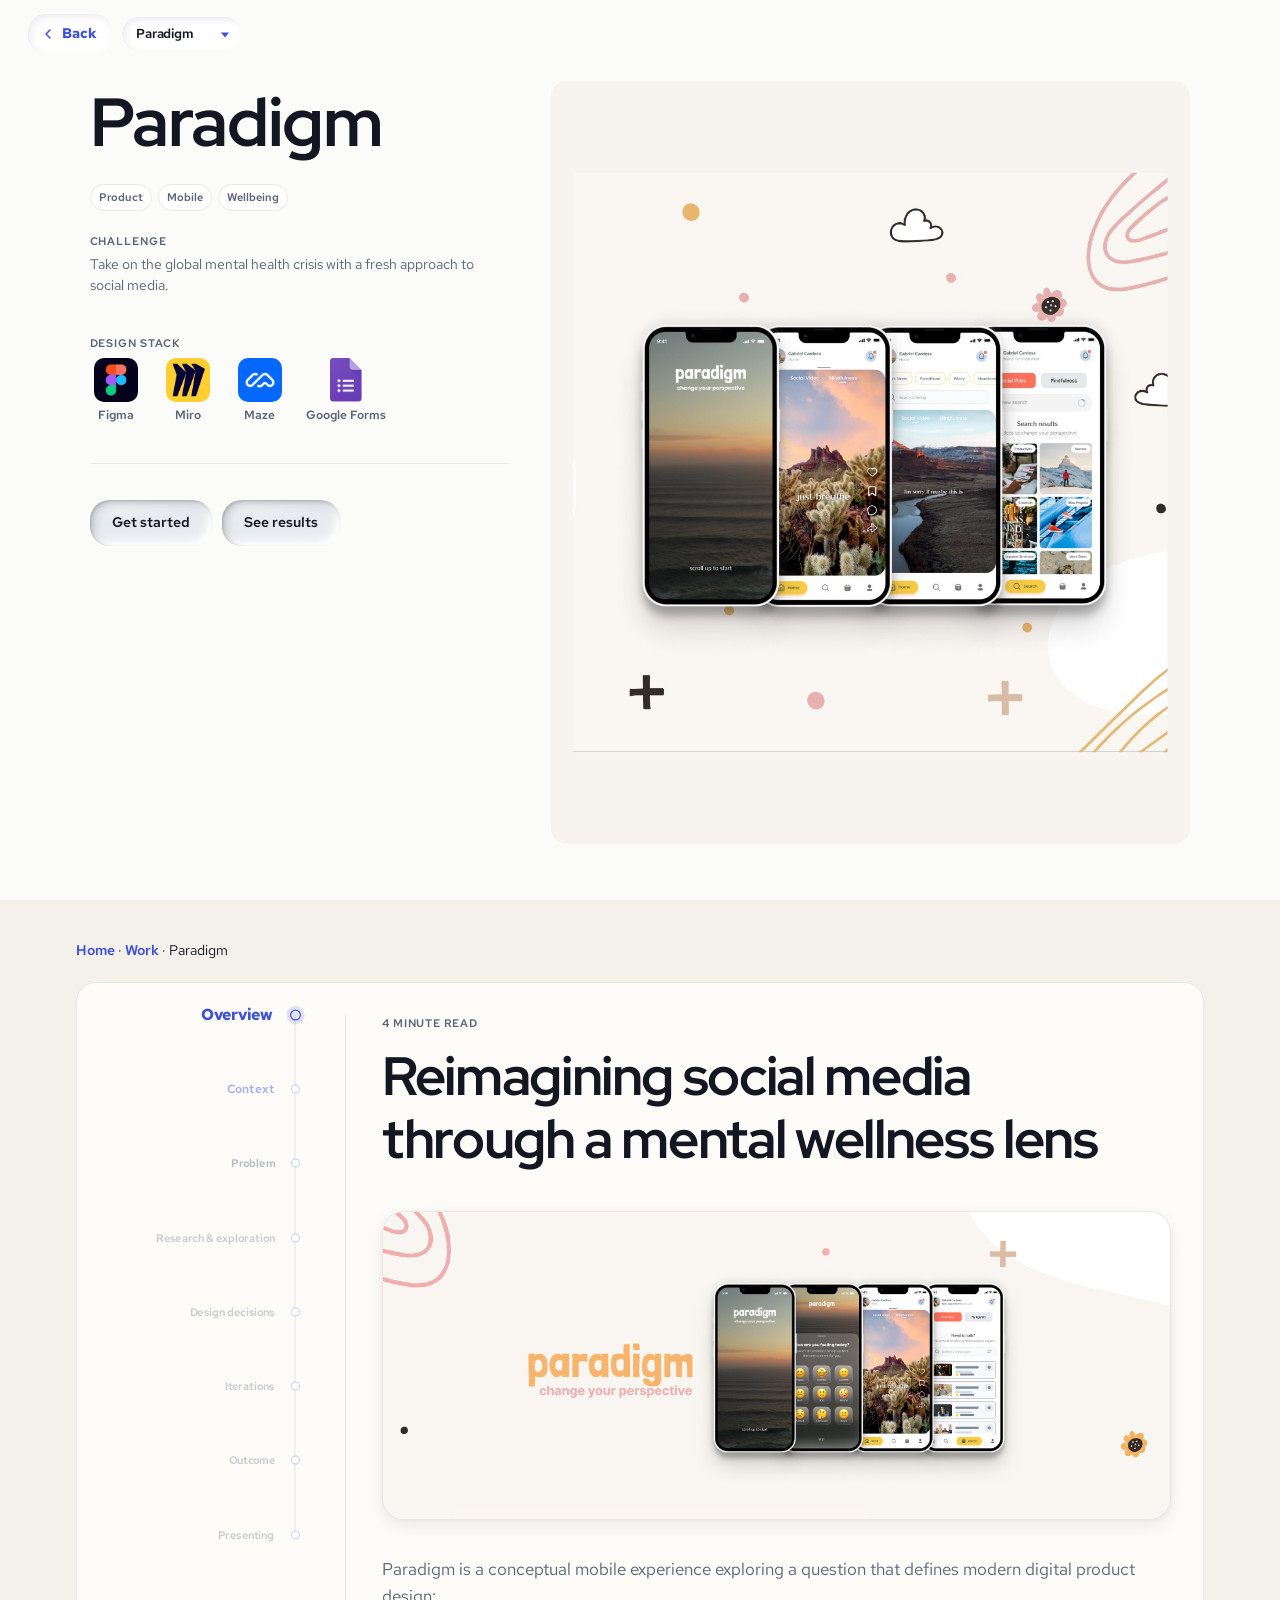
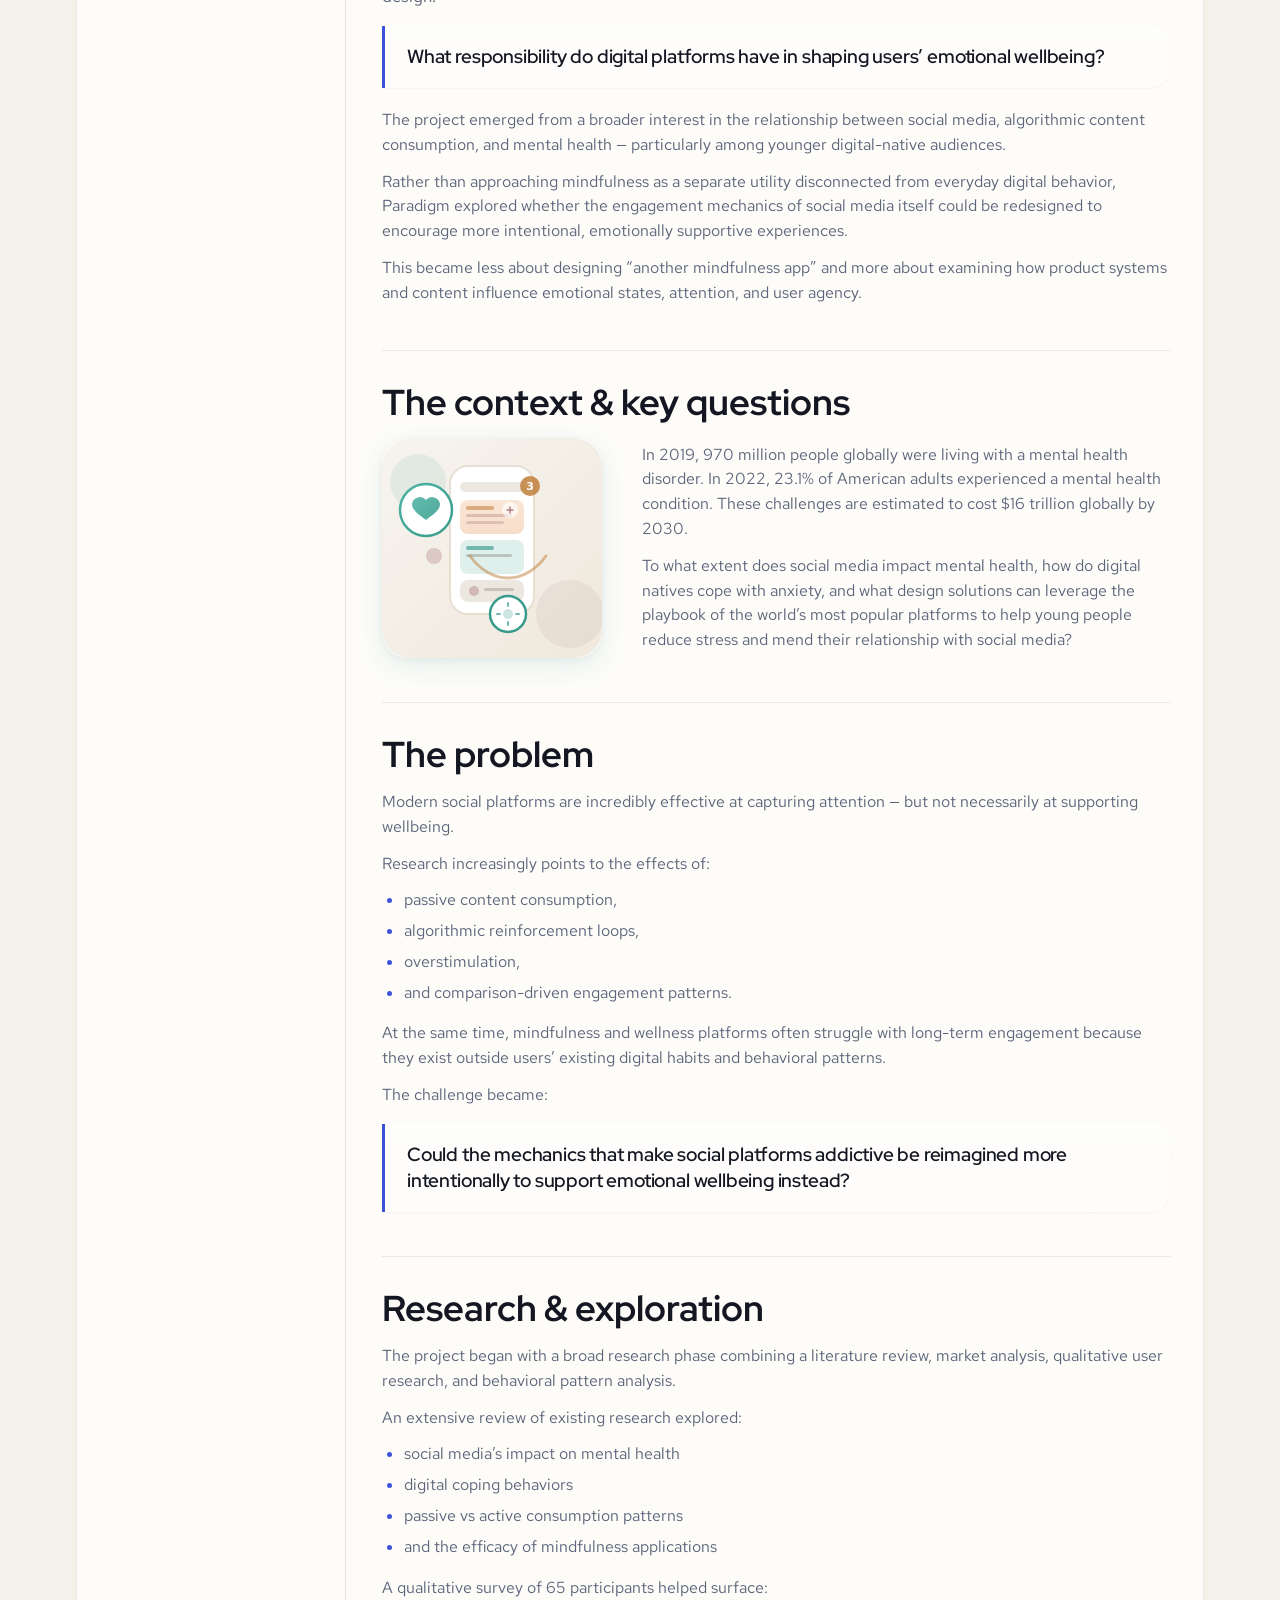
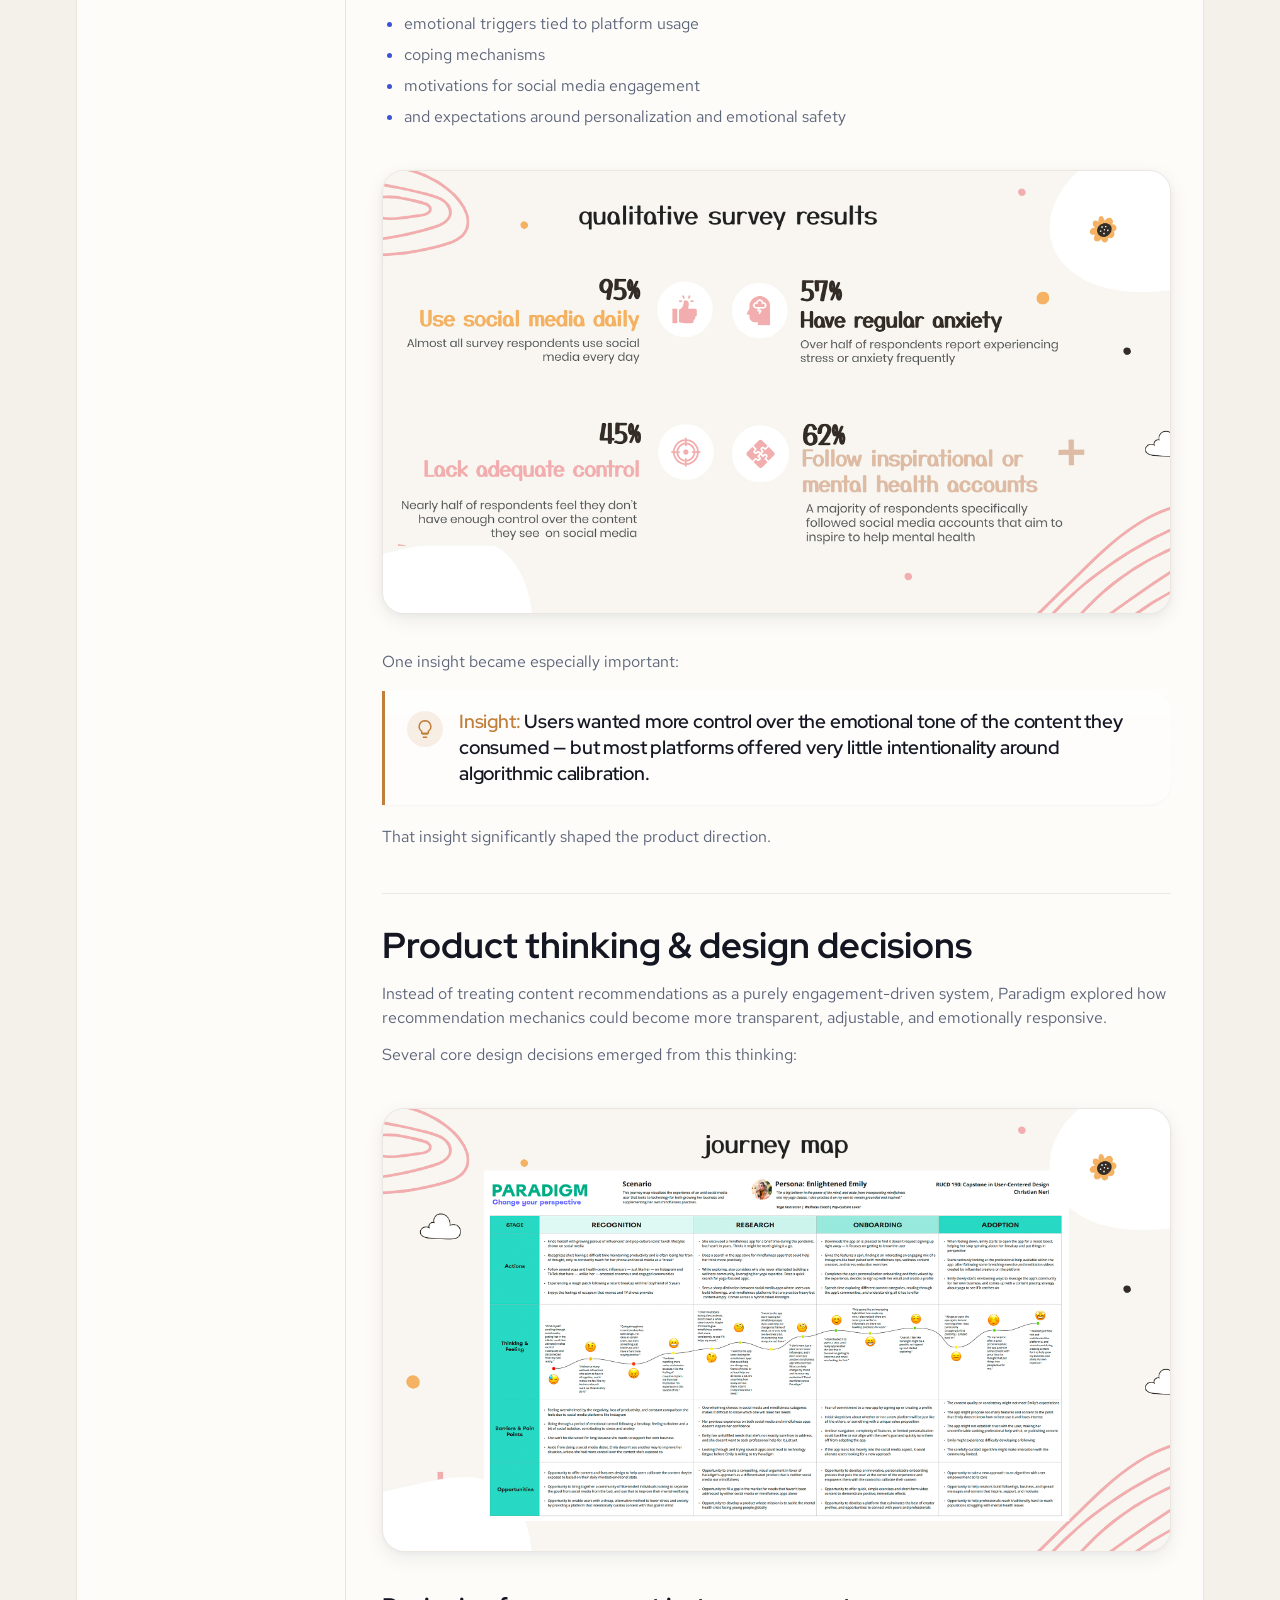
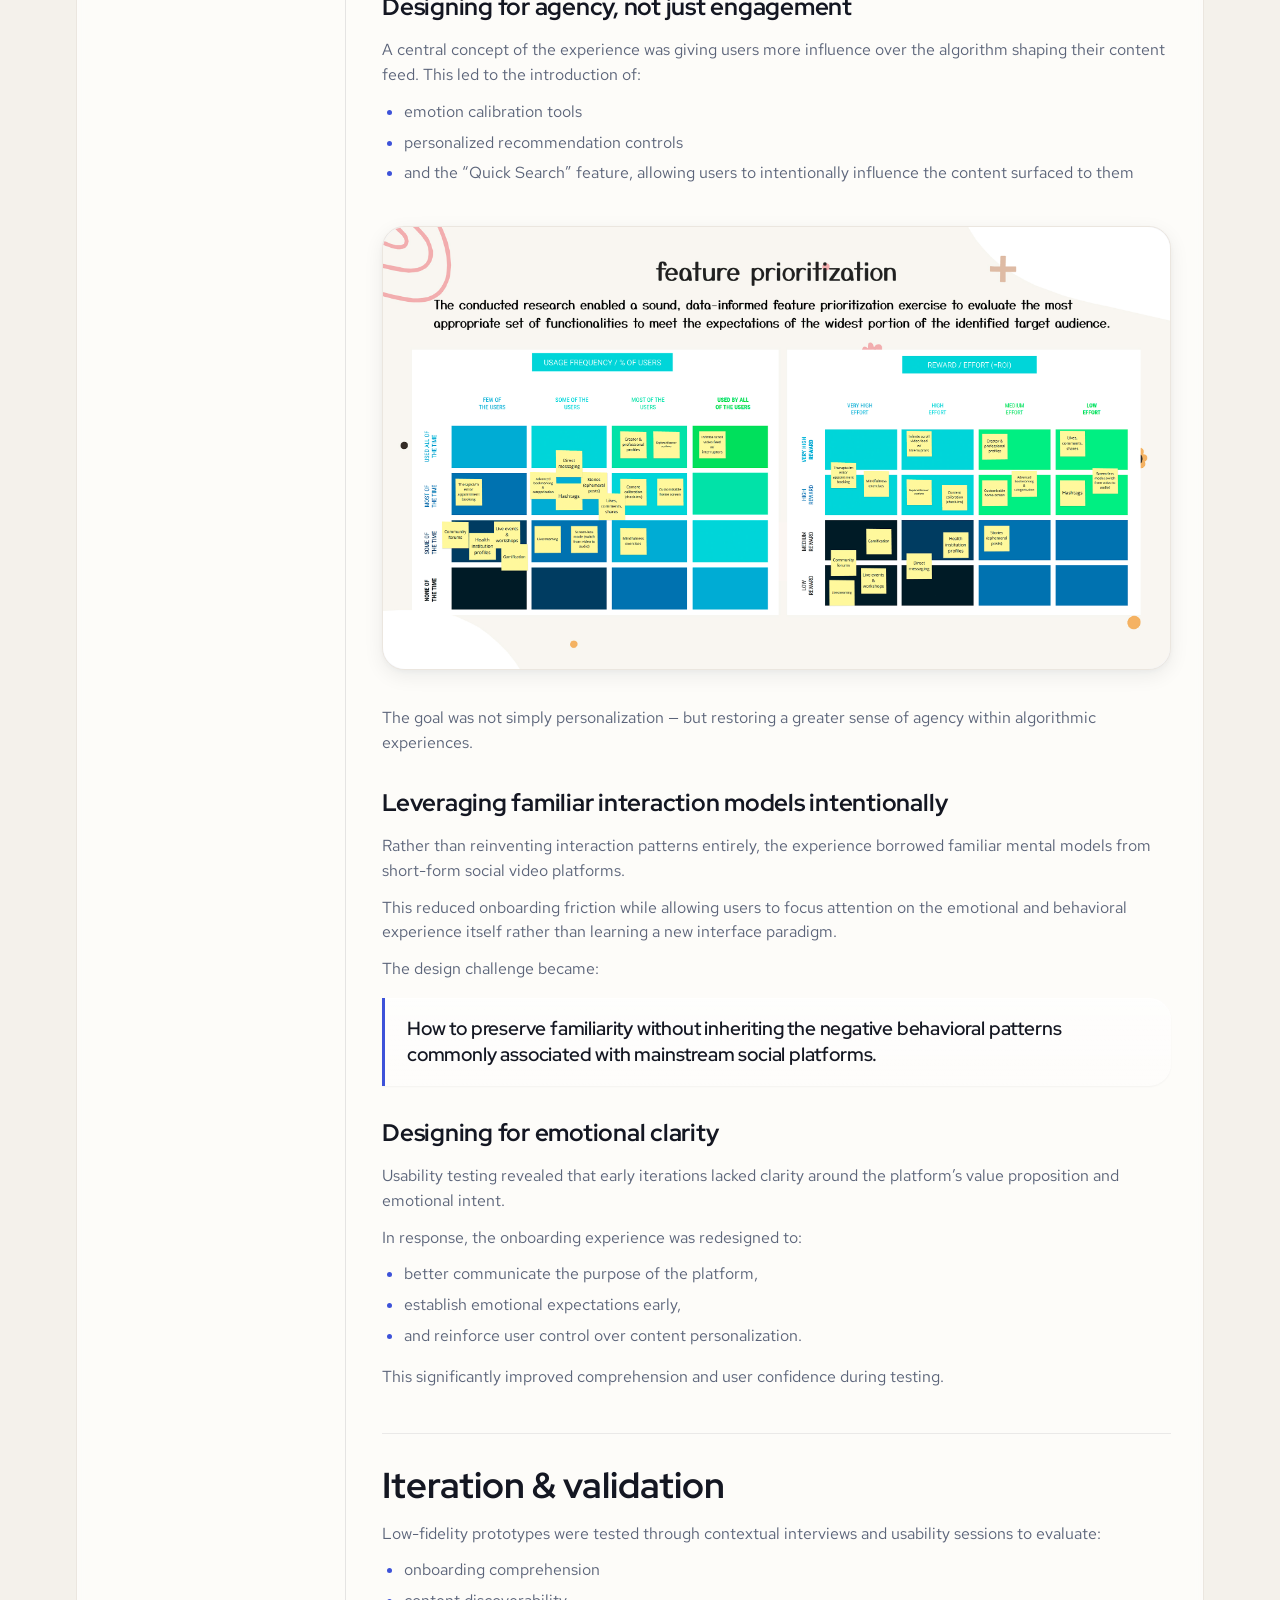
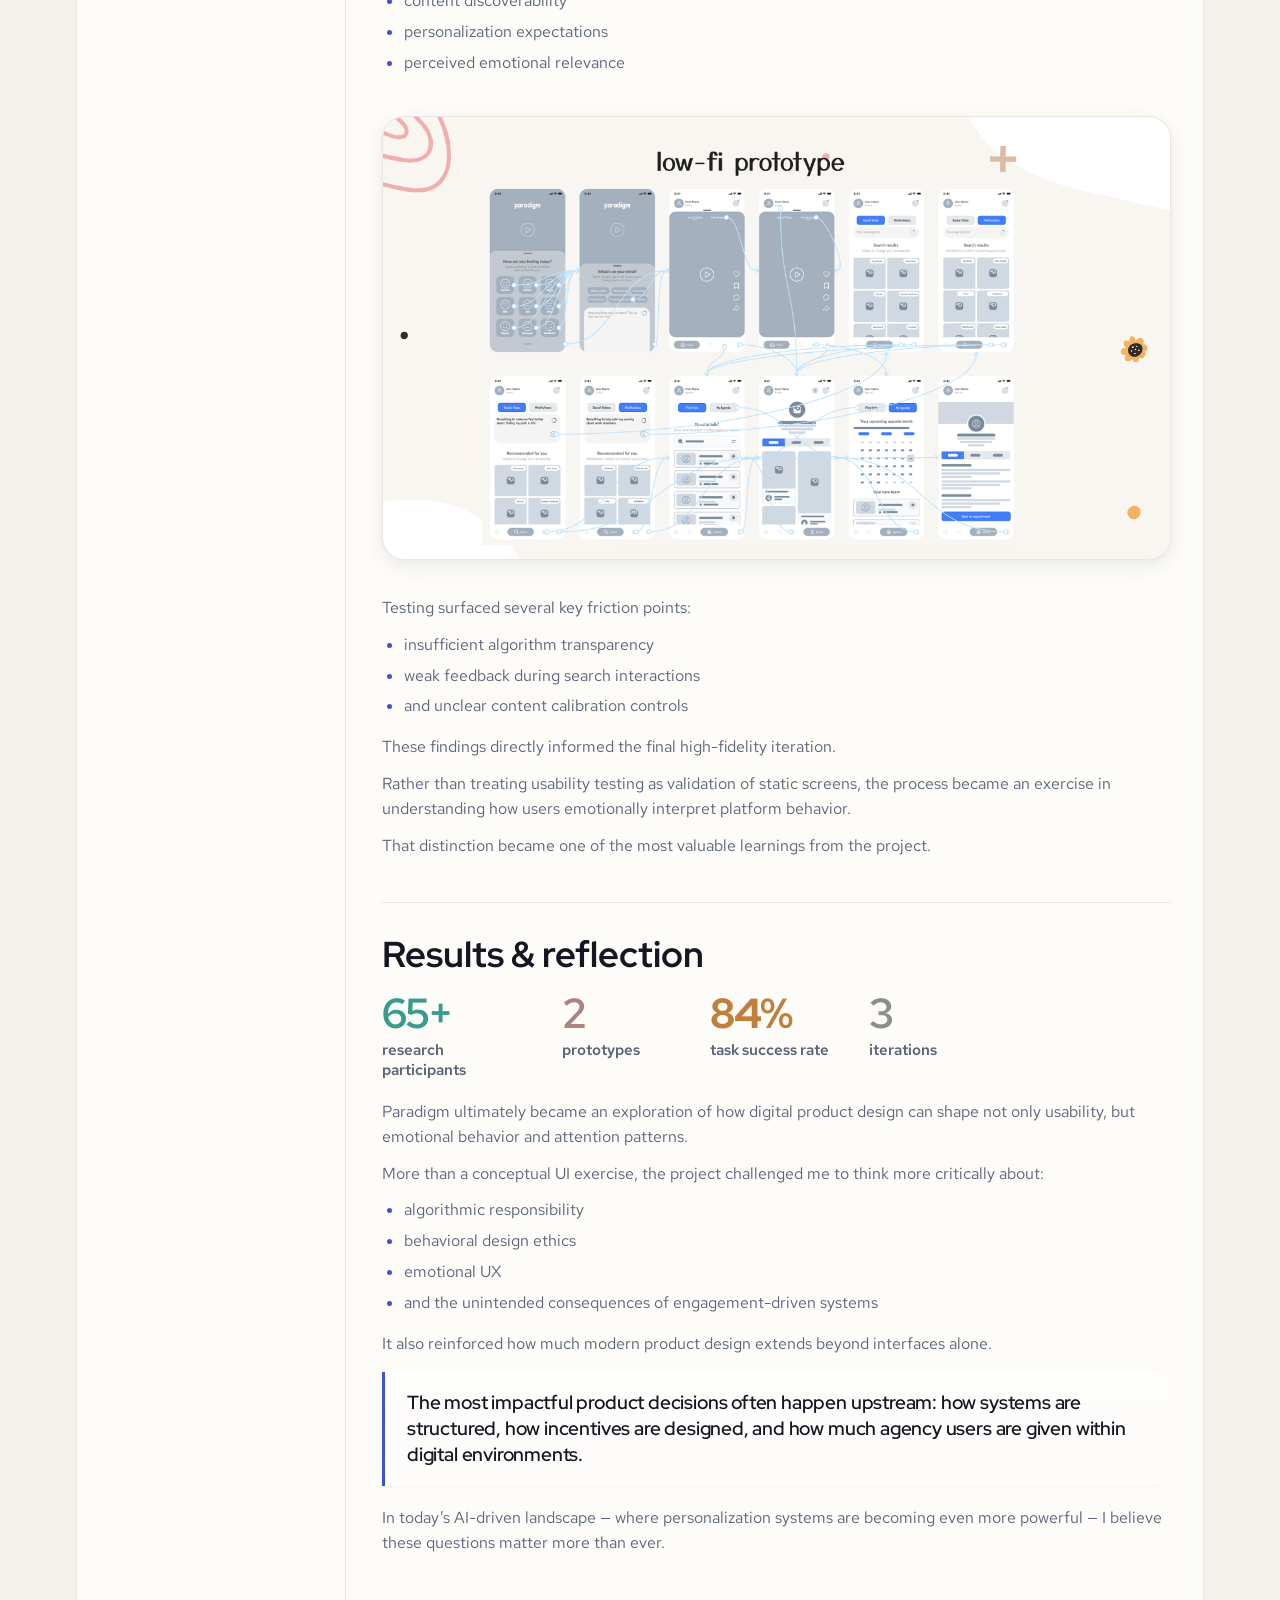
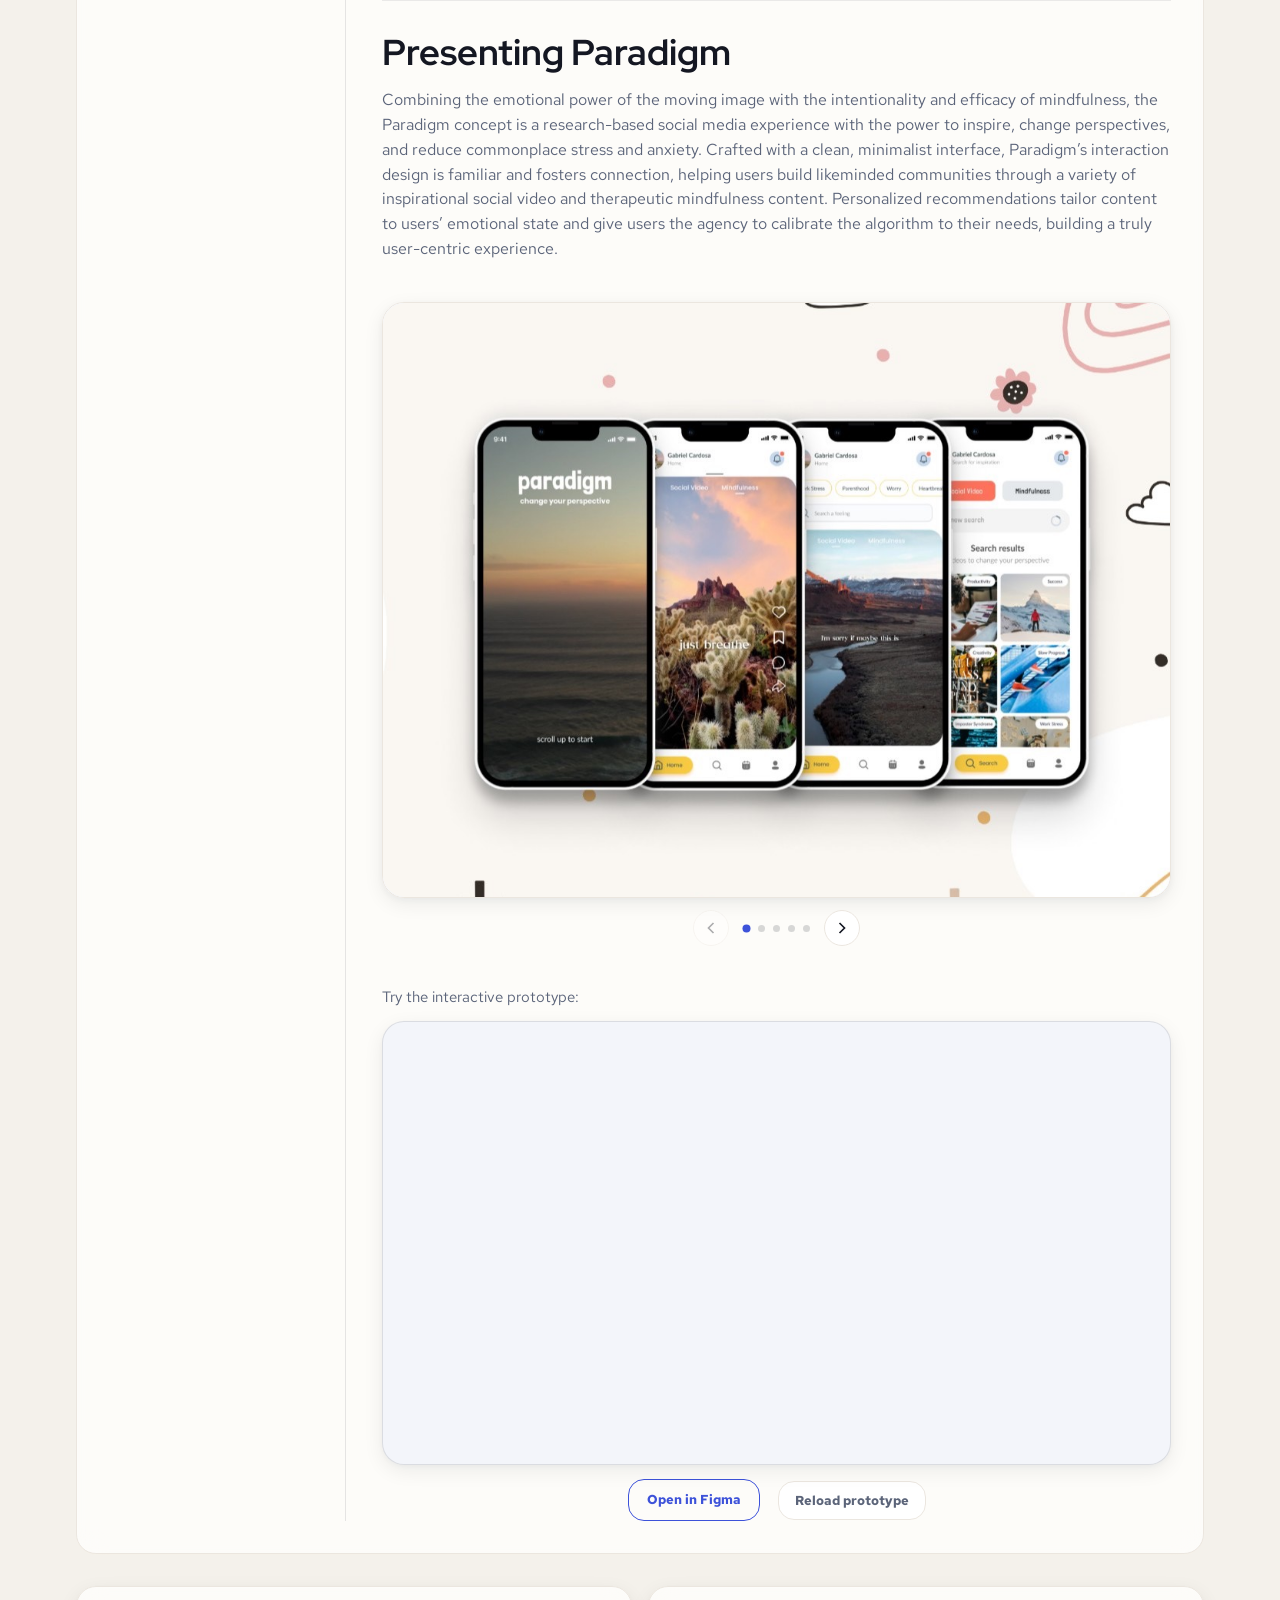
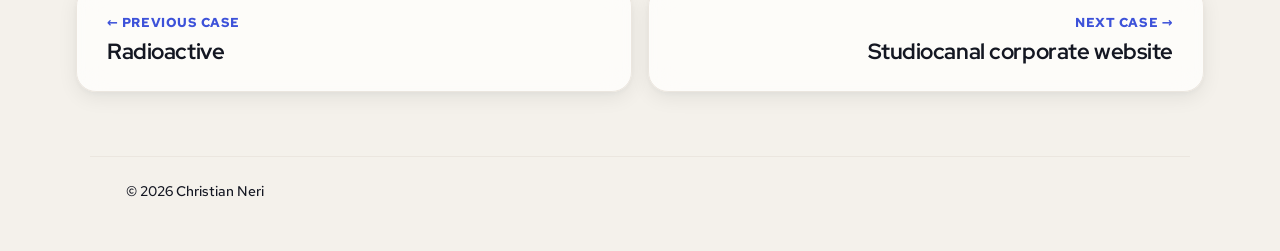
<file: case-paradigm.html>
<!DOCTYPE html>
<html lang="en">

<head>
    <meta charset="UTF-8">
    <meta name="viewport" content="width=device-width, initial-scale=1.0">
    <title>Paradigm — Case study | Christian Neri</title>
    <meta name="description"
        content="Paradigm: product vision and UX patterns for supportive mental health and mindfulness experiences.">
    <link rel="icon" href="assets/favicon.png" type="image/png" sizes="32x32">
    <link rel="apple-touch-icon" href="assets/apple-touch-icon.png" sizes="180x180">
    <link rel="stylesheet" href="style.css">
    <link rel="preconnect" href="https://fonts.googleapis.com">
    <link rel="preconnect" href="https://fonts.gstatic.com" crossorigin>
    <link
        href="https://fonts.googleapis.com/css2?family=Red+Hat+Display:ital,wght@0,500;0,600;0,700;1,400&family=Red+Hat+Text:ital,wght@0,400;0,500;0,600;0,700;1,400&display=swap"
        rel="stylesheet">
</head>

<body>
    <!-- Paint-bridge: same #fbfbfa as the zoom curtain; dissolves once layout is settled -->
    <div class="case-zoom-cover" aria-hidden="true"></div>
    <a class="skip-link" href="#case-main">Skip to case study</a>

    <header class="site-header site-header--case" role="banner">
        <div class="case-header-nav">
            <a class="case-back-link" href="index.html#work" aria-label="Back to featured work">
                <svg width="16" height="16" viewBox="0 0 24 24" fill="none" stroke="currentColor"
                    stroke-width="2.25" stroke-linecap="round" stroke-linejoin="round" aria-hidden="true">
                    <path d="m15 18-6-6 6-6" />
                </svg>
                <span>Back</span>
            </a>
            <div class="case-study-switcher-wrap">
                <label class="visually-hidden" for="case-study-switcher">Switch case study</label>
                <select class="case-study-switcher" id="case-study-switcher" data-case-study-switcher
                    data-case-current="case-paradigm.html">
                    <option value="case-paradigm.html">Paradigm</option>
                    <option value="case-studiocanal.html">Studiocanal</option>
                    <option value="case-radioactive.html">Radioactive</option>
                </select>
            </div>
        </div>
    </header>

    <header class="case-hero-screen" aria-labelledby="paradigm-title">
        <div class="case-hero-screen__inner">
            <div class="work-macbook__screen-grid">
                <div class="work-macbook__copy">
                    <h1 id="paradigm-title" class="work-macbook__title">Paradigm</h1>
                    <div class="work-macbook__tags">
                        <span class="tag">Product</span>
                        <span class="tag">Mobile</span>
                        <span class="tag">Wellbeing</span>
                    </div>
                    <div class="case-hero-meta">
                        <div class="case-hero-meta__block">
                            <p class="case-design-stack__heading">Challenge</p>
                            <p class="case-hero-meta__text">Take on the global mental health crisis with a fresh approach to social media.</p>
                        </div>
                    </div>
                    <div class="case-design-stack case-design-stack--hero">
                        <p class="case-design-stack__heading">Design Stack</p>
                        <ul class="case-design-stack__logos" role="list">
                            <li class="case-design-stack__item">
                                <img src="assets/paradigm/figma.png" alt="" width="44" height="44" loading="eager" decoding="async">
                                <span class="case-design-stack__name">Figma</span>
                            </li>
                            <li class="case-design-stack__item">
                                <img src="assets/paradigm/miro.png" alt="" width="44" height="44" loading="eager" decoding="async">
                                <span class="case-design-stack__name">Miro</span>
                            </li>
                            <li class="case-design-stack__item">
                                <img src="assets/paradigm/maze.png" alt="" width="44" height="44" loading="eager" decoding="async">
                                <span class="case-design-stack__name">Maze</span>
                            </li>
                            <li class="case-design-stack__item">
                                <img src="assets/paradigm/google-forms.png" alt="" width="44" height="44" loading="eager" decoding="async">
                                <span class="case-design-stack__name">Google Forms</span>
                            </li>
                        </ul>
                    </div>
                    <hr class="section-divider case-hero-divider" aria-hidden="true">
                    <div class="hero-actions case-hero-actions">
                        <a class="btn btn--primary" href="#paradigm-lede">Get started</a>
                        <a class="btn btn--secondary" href="#paradigm-outcome">See results</a>
                    </div>
                </div>
                <div class="work-macbook__visual work-macbook__visual--paradigm">
                    <img src="assets/paradigm/cover.png" alt="Paradigm app interfaces on devices" loading="eager" fetchpriority="high">
                </div>
            </div>
        </div>
    </header>

    <main id="case-main" class="case-main">
        <nav class="case-nav-bar" aria-label="Breadcrumb">
            <a href="index.html">Home</a>
            <span aria-hidden="true"> · </span>
            <a href="index.html#work">Work</a>
            <span aria-hidden="true"> · </span>
            <span aria-current="page">Paradigm</span>
        </nav>

        <div class="case-prose-panel case-prose-panel--reading">
            <nav class="case-dial" data-case-dial aria-label="Case study sections"></nav>
            <div class="case-prose-panel__rail" aria-hidden="true"></div>
            <div class="case-prose-panel__content" data-case-read-panel>
            <section class="case-section case-section--lede" aria-labelledby="paradigm-lede">
                <p class="case-read-time" data-case-read-time>4 minute read</p>
                <h2 id="paradigm-lede" class="case-lede-title">Reimagining social media through a mental wellness lens</h2>
                <figure class="case-figure">
                    <img src="assets/paradigm/hero-banner.jpg"
                        alt="Paradigm — Change your perspective. Brand illustration with four app screens showing onboarding, mood selection, content feed, and wellness agenda."
                        loading="eager" fetchpriority="high" width="2500" height="976">
                </figure>
                <p class="case-lede">Paradigm is a conceptual mobile experience exploring a question that
                    defines modern digital product design:</p>
                <blockquote class="case-pullquote">
                    <p>What responsibility do digital platforms have in shaping users&rsquo; emotional wellbeing?</p>
                </blockquote>
                <p>The project emerged from a broader interest in the relationship between social media, algorithmic
                    content consumption, and mental health &mdash; particularly among younger digital-native audiences.</p>
                <p>Rather than approaching mindfulness as a separate utility disconnected from everyday digital behavior,
                    Paradigm explored whether the engagement mechanics of social media itself could be redesigned to
                    encourage more intentional, emotionally supportive experiences.</p>
                <p>This became less about designing &ldquo;another mindfulness app&rdquo; and more about examining how
                    product systems and content influence emotional states, attention, and user agency.</p>
            </section>

            <section class="case-section" aria-labelledby="paradigm-context-questions">
                <h2 id="paradigm-context-questions">The context &amp; key questions</h2>
                <div class="case-context-split">
                    <figure class="case-context-illustration">
                        <img src="assets/paradigm/context-illustration.svg" alt="" width="220" height="220" loading="lazy" decoding="async">
                    </figure>
                    <div class="case-context-split__body">
                        <p>In 2019, 970 million people globally were living with a mental health disorder. In 2022, 23.1% of
                            American adults experienced a mental health condition. These challenges are estimated to cost
                            $16 trillion globally by 2030.</p>
                        <p>To what extent does social media impact mental health, how do digital natives cope with anxiety, and
                            what design solutions can leverage the playbook of the world&rsquo;s most popular platforms to help
                            young people reduce stress and mend their relationship with social media?</p>
                    </div>
                </div>
            </section>

            <section class="case-section" aria-labelledby="paradigm-problem">
                <h2 id="paradigm-problem">The problem</h2>
                <p>Modern social platforms are incredibly effective at capturing attention &mdash; but not necessarily at
                    supporting wellbeing.</p>
                <p>Research increasingly points to the effects of:</p>
                <ul class="case-list">
                    <li>passive content consumption,</li>
                    <li>algorithmic reinforcement loops,</li>
                    <li>overstimulation,</li>
                    <li>and comparison-driven engagement patterns.</li>
                </ul>
                <p>At the same time, mindfulness and wellness platforms often struggle with long-term engagement because
                    they exist outside users&rsquo; existing digital habits and behavioral patterns.</p>
                <p>The challenge became:</p>
                <blockquote class="case-pullquote">
                    <p>Could the mechanics that make social platforms addictive be reimagined more intentionally to support
                        emotional wellbeing instead?</p>
                </blockquote>
            </section>

            <section class="case-section" aria-labelledby="paradigm-research">
                <h2 id="paradigm-research">Research &amp; exploration</h2>
                <p>The project began with a broad research phase combining a literature review, market analysis,
                    qualitative user research, and behavioral pattern analysis.</p>
                <p>An extensive review of existing research explored:</p>
                <ul class="case-list">
                    <li>social media&rsquo;s impact on mental health</li>
                    <li>digital coping behaviors</li>
                    <li>passive vs active consumption patterns</li>
                    <li>and the efficacy of mindfulness applications</li>
                </ul>
                <p>A qualitative survey of 65 participants helped surface:</p>
                <ul class="case-list">
                    <li>emotional triggers tied to platform usage</li>
                    <li>coping mechanisms</li>
                    <li>motivations for social media engagement</li>
                    <li>and expectations around personalization and emotional safety</li>
                </ul>
                <figure class="case-figure">
                    <img src="assets/paradigm/qualitative-survey.jpg"
                        alt="Qualitative survey results — 95% use social media daily, 57% have regular anxiety, 45% lack adequate control over content, 62% follow inspirational or mental-health accounts"
                        width="2500" height="1405">
                </figure>
                <p>One insight became especially important:</p>
                <blockquote class="case-pullquote case-pullquote--insight">
                    <span class="case-pullquote__icon" aria-hidden="true">
                        <svg viewBox="0 0 24 24" fill="none" stroke="currentColor" stroke-width="1.75"
                            stroke-linecap="round" stroke-linejoin="round">
                            <path d="M9 18h6"/>
                            <path d="M10 22h4"/>
                            <path d="M12 2a7 7 0 0 0-4 12.7V17h8v-2.3A7 7 0 0 0 12 2z"/>
                        </svg>
                    </span>
                    <p><span class="case-pullquote__label">Insight:</span> Users wanted more control over the emotional tone of the content they consumed &mdash; but most
                        platforms offered very little intentionality around algorithmic calibration.</p>
                </blockquote>
                <p>That insight significantly shaped the product direction.</p>
            </section>

            <section class="case-section" aria-labelledby="paradigm-thinking">
                <h2 id="paradigm-thinking">Product thinking &amp; design decisions</h2>
                <p>Instead of treating content recommendations as a purely engagement-driven system, Paradigm explored
                    how recommendation mechanics could become more transparent, adjustable, and emotionally responsive.</p>
                <p>Several core design decisions emerged from this thinking:</p>
                <figure class="case-figure">
                    <img src="assets/paradigm/journey-map.jpg" data-magnify
                        alt="User journey map for Paradigm — stages from recognition through adoption, with thinking, pain points, and design opportunities at each step"
                        width="2500" height="1405">
                </figure>

                <h3 class="case-subhead">Designing for agency, not just engagement</h3>
                <p>A central concept of the experience was giving users more influence over the algorithm shaping their
                    content feed. This led to the introduction of:</p>
                <ul class="case-list">
                    <li>emotion calibration tools</li>
                    <li>personalized recommendation controls</li>
                    <li>and the &ldquo;Quick Search&rdquo; feature, allowing users to intentionally influence the content
                        surfaced to them</li>
                </ul>
                <figure class="case-figure">
                    <img src="assets/paradigm/feature-prioritization.jpg" data-magnify
                        alt="Feature prioritization matrices — usage frequency by share of users, and reward-vs-effort scoring used to rank candidate features"
                        width="2500" height="1405">
                </figure>
                <p>The goal was not simply personalization &mdash; but restoring a greater sense of agency within
                    algorithmic experiences.</p>

                <h3 class="case-subhead">Leveraging familiar interaction models intentionally</h3>
                <p>Rather than reinventing interaction patterns entirely, the experience borrowed familiar mental models
                    from short-form social video platforms.</p>
                <p>This reduced onboarding friction while allowing users to focus attention on the emotional and
                    behavioral experience itself rather than learning a new interface paradigm.</p>
                <p>The design challenge became:</p>
                <blockquote class="case-pullquote">
                    <p>How to preserve familiarity without inheriting the negative behavioral patterns commonly associated
                        with mainstream social platforms.</p>
                </blockquote>

                <h3 class="case-subhead">Designing for emotional clarity</h3>
                <p>Usability testing revealed that early iterations lacked clarity around the platform&rsquo;s value
                    proposition and emotional intent.</p>
                <p>In response, the onboarding experience was redesigned to:</p>
                <ul class="case-list">
                    <li>better communicate the purpose of the platform,</li>
                    <li>establish emotional expectations early,</li>
                    <li>and reinforce user control over content personalization.</li>
                </ul>
                <p>This significantly improved comprehension and user confidence during testing.</p>
            </section>

            <section class="case-section" aria-labelledby="paradigm-iteration">
                <h2 id="paradigm-iteration">Iteration &amp; validation</h2>
                <p>Low-fidelity prototypes were tested through contextual interviews and usability sessions to evaluate:</p>
                <ul class="case-list">
                    <li>onboarding comprehension</li>
                    <li>content discoverability</li>
                    <li>personalization expectations</li>
                    <li>perceived emotional relevance</li>
                </ul>
                <figure class="case-figure">
                    <img src="assets/paradigm/lowfi-prototype.jpg" data-magnify
                        alt="Low-fidelity prototype — wireframe flow covering onboarding, emotion-based search, recommendations, and an integrated booking experience"
                        width="2500" height="1405">
                </figure>
                <p>Testing surfaced several key friction points:</p>
                <ul class="case-list">
                    <li>insufficient algorithm transparency</li>
                    <li>weak feedback during search interactions</li>
                    <li>and unclear content calibration controls</li>
                </ul>
                <p>These findings directly informed the final high-fidelity iteration.</p>
                <p>Rather than treating usability testing as validation of static screens, the process became an exercise
                    in understanding how users emotionally interpret platform behavior.</p>
                <p>That distinction became one of the most valuable learnings from the project.</p>
            </section>

            <section class="case-section" aria-labelledby="paradigm-outcome">
                <h2 id="paradigm-outcome">Results &amp; reflection</h2>
                <dl class="case-project-stats">
                    <div class="case-project-stats__stat">
                        <dt class="visually-hidden">Research participants</dt>
                        <dd class="case-project-stats__value">65+</dd>
                        <dd class="case-project-stats__label">research participants</dd>
                    </div>
                    <div class="case-project-stats__stat">
                        <dt class="visually-hidden">Prototypes</dt>
                        <dd class="case-project-stats__value">2</dd>
                        <dd class="case-project-stats__label">prototypes</dd>
                    </div>
                    <div class="case-project-stats__stat">
                        <dt class="visually-hidden">Task success rate</dt>
                        <dd class="case-project-stats__value case-project-stats__value--emphasis">84%</dd>
                        <dd class="case-project-stats__label">task success rate</dd>
                    </div>
                    <div class="case-project-stats__stat">
                        <dt class="visually-hidden">Iterations</dt>
                        <dd class="case-project-stats__value">3</dd>
                        <dd class="case-project-stats__label">iterations</dd>
                    </div>
                </dl>
                <p>Paradigm ultimately became an exploration of how digital product design can shape not only usability,
                    but emotional behavior and attention patterns.</p>
                <p>More than a conceptual UI exercise, the project challenged me to think more critically about:</p>
                <ul class="case-list">
                    <li>algorithmic responsibility</li>
                    <li>behavioral design ethics</li>
                    <li>emotional UX</li>
                    <li>and the unintended consequences of engagement-driven systems</li>
                </ul>
                <p>It also reinforced how much modern product design extends beyond interfaces alone.</p>
                <blockquote class="case-pullquote">
                    <p>The most impactful product decisions often happen upstream: how systems are structured, how
                        incentives are designed, and how much agency users are given within digital environments.</p>
                </blockquote>
                <p>In today&rsquo;s AI-driven landscape &mdash; where personalization systems are becoming even more
                    powerful &mdash; I believe these questions matter more than ever.</p>
            </section>

            <section class="case-section" aria-labelledby="paradigm-presenting">
                <h2 id="paradigm-presentation">Presenting Paradigm</h2>
                <p>Combining the emotional power of the moving image with the intentionality and efficacy of mindfulness,
                    the Paradigm concept is a research-based social media experience with the power to inspire, change
                    perspectives, and reduce commonplace stress and anxiety. Crafted with a clean, minimalist interface,
                    Paradigm&rsquo;s interaction design is familiar and fosters connection, helping users build likeminded
                    communities through a variety of inspirational social video and therapeutic mindfulness content.
                    Personalized recommendations tailor content to users&rsquo; emotional state and give users the agency
                    to calibrate the algorithm to their needs, building a truly user-centric experience.</p>
                <div class="case-visual-carousel" data-case-carousel aria-label="Paradigm presentation slides">
                    <div class="case-visual-carousel__viewport" tabindex="0" aria-label="Paradigm presentation gallery">
                        <figure class="case-visual-carousel__slide case-figure">
                            <img src="assets/paradigm/presenting-01.png" data-magnify width="1024" height="774" loading="lazy"
                                alt="Paradigm — full product flow from splash screen through social feed, discovery, and search">
                        </figure>
                        <figure class="case-visual-carousel__slide case-figure">
                            <img src="assets/paradigm/presenting-02.png" data-magnify width="1024" height="775" loading="lazy"
                                alt="Paradigm — skippable user check-ins for mood and emotional calibration at app launch">
                        </figure>
                        <figure class="case-visual-carousel__slide case-figure">
                            <img src="assets/paradigm/presenting-03.png" data-magnify width="1024" height="774" loading="lazy"
                                alt="Paradigm — familiar interaction design with infinite scroll, AI search, and dark mode">
                        </figure>
                        <figure class="case-visual-carousel__slide case-figure">
                            <img src="assets/paradigm/presenting-04.png" data-magnify width="1024" height="845" loading="lazy"
                                alt="Paradigm — dual AI-powered search for social video and mindfulness content">
                        </figure>
                        <figure class="case-visual-carousel__slide case-figure">
                            <img src="assets/paradigm/presenting-05.png" data-magnify width="1024" height="823" loading="lazy"
                                alt="Paradigm — certified wellness experts with secure messaging and appointment booking">
                        </figure>
                    </div>
                    <div class="case-visual-carousel__toolbar">
                        <button type="button" class="case-visual-carousel__arrow case-visual-carousel__arrow--prev" aria-label="Previous slide">
                            <svg width="20" height="20" viewBox="0 0 24 24" fill="none" stroke="currentColor" stroke-width="2" aria-hidden="true">
                                <path d="M15 18l-6-6 6-6" />
                            </svg>
                        </button>
                        <div class="case-visual-carousel__dots" aria-label="Slide position"></div>
                        <button type="button" class="case-visual-carousel__arrow case-visual-carousel__arrow--next" aria-label="Next slide">
                            <svg width="20" height="20" viewBox="0 0 24 24" fill="none" stroke="currentColor" stroke-width="2" aria-hidden="true">
                                <path d="M9 18l6-6-6-6" />
                            </svg>
                        </button>
                    </div>
                </div>
                <div class="case-figma-prototype" data-figma-prototype role="region" aria-label="Paradigm interactive prototype"
                    data-figma-embed="https://embed.figma.com/proto/bfXd4rvLudF1jGeHk49uxv/Paradigm?node-id=378-9002&amp;p=f&amp;viewport=220%2C357%2C0.13&amp;scaling=scale-down&amp;content-scaling=fixed&amp;starting-point-node-id=363%3A8624&amp;page-id=0%3A1&amp;embed-host=share&amp;footer=false"
                    data-figma-open="https://www.figma.com/proto/bfXd4rvLudF1jGeHk49uxv/Paradigm?node-id=378-9002&amp;p=f&amp;starting-point-node-id=363%3A8624&amp;page-id=0%3A1">
                    <p class="case-figma-prototype__intro">Try the interactive prototype:</p>
                    <div class="case-figma-prototype__frame">
                        <div class="case-figma-prototype__stage" data-figma-stage>
                            <p class="case-figma-prototype__loading" data-figma-loading>Loading prototype&hellip;</p>
                        </div>
                    </div>
                    <div class="case-figma-prototype__toolbar">
                        <a class="case-figma-prototype__external" data-figma-external href="https://www.figma.com/proto/bfXd4rvLudF1jGeHk49uxv/Paradigm?node-id=378-9002&amp;p=f&amp;starting-point-node-id=363%3A8624&amp;page-id=0%3A1" target="_blank" rel="noopener">Open in Figma</a>
                        <button type="button" class="case-figma-prototype__reload" data-figma-reload hidden>Reload prototype</button>
                    </div>
                </div>
            </section>
            </div>
        </div>

        <nav class="case-next-nav" aria-label="Case study navigation">
            <a class="case-next-nav__link case-next-nav__link--prev" href="case-radioactive.html"
                aria-label="Previous case study: Radioactive">
                <span class="case-next-nav__copy">
                    <span class="case-next-nav__eyebrow"><span aria-hidden="true">←</span> Previous case</span>
                    <span class="case-next-nav__title">Radioactive</span>
                </span>
            </a>
            <a class="case-next-nav__link case-next-nav__link--next" href="case-studiocanal.html"
                aria-label="Next case study: Studiocanal corporate website">
                <span class="case-next-nav__copy">
                    <span class="case-next-nav__eyebrow">Next case <span aria-hidden="true">→</span></span>
                    <span class="case-next-nav__title">Studiocanal corporate website</span>
                </span>
            </a>
        </nav>
    </main>

    <footer class="site-footer" role="contentinfo">
        <div class="site-footer-inner">
            <p>&copy; 2026 Christian Neri</p>
        </div>
    </footer>

    <script src="main.js" defer></script>
</body>

</html>
</file>
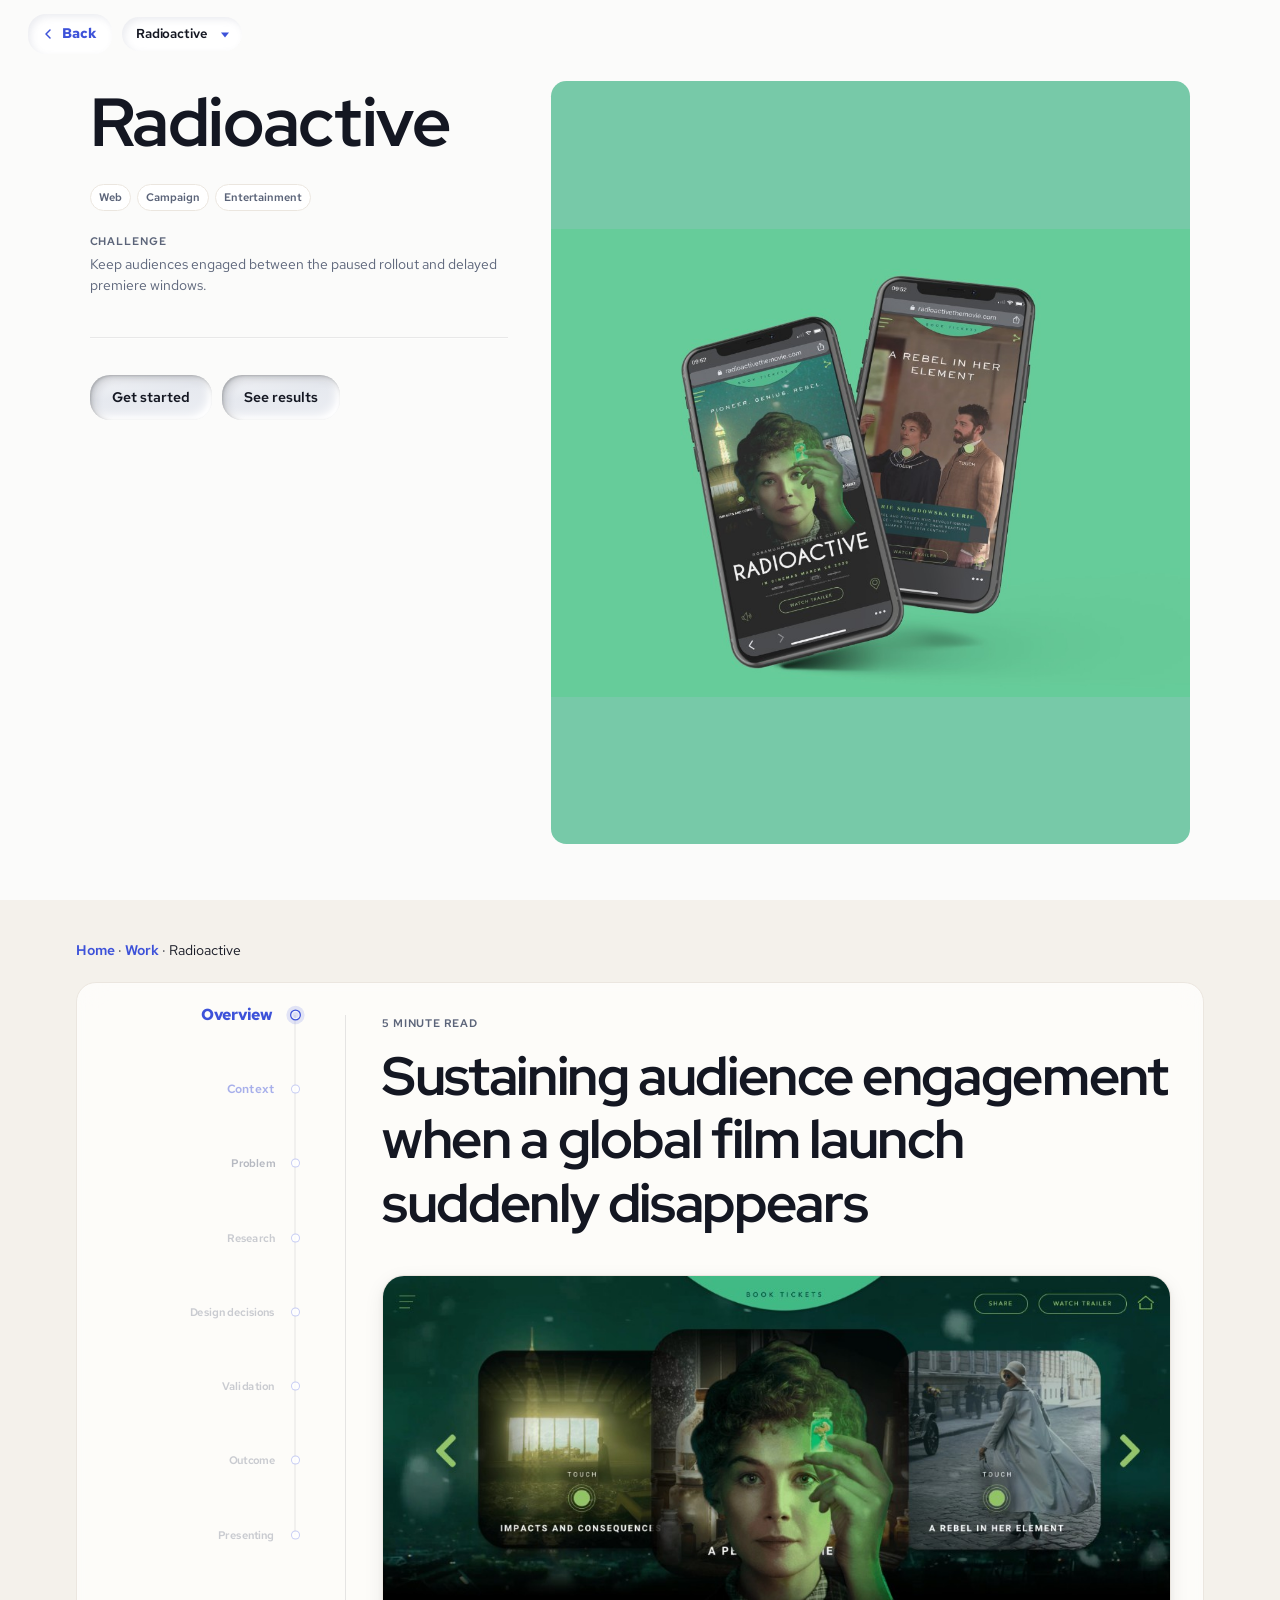
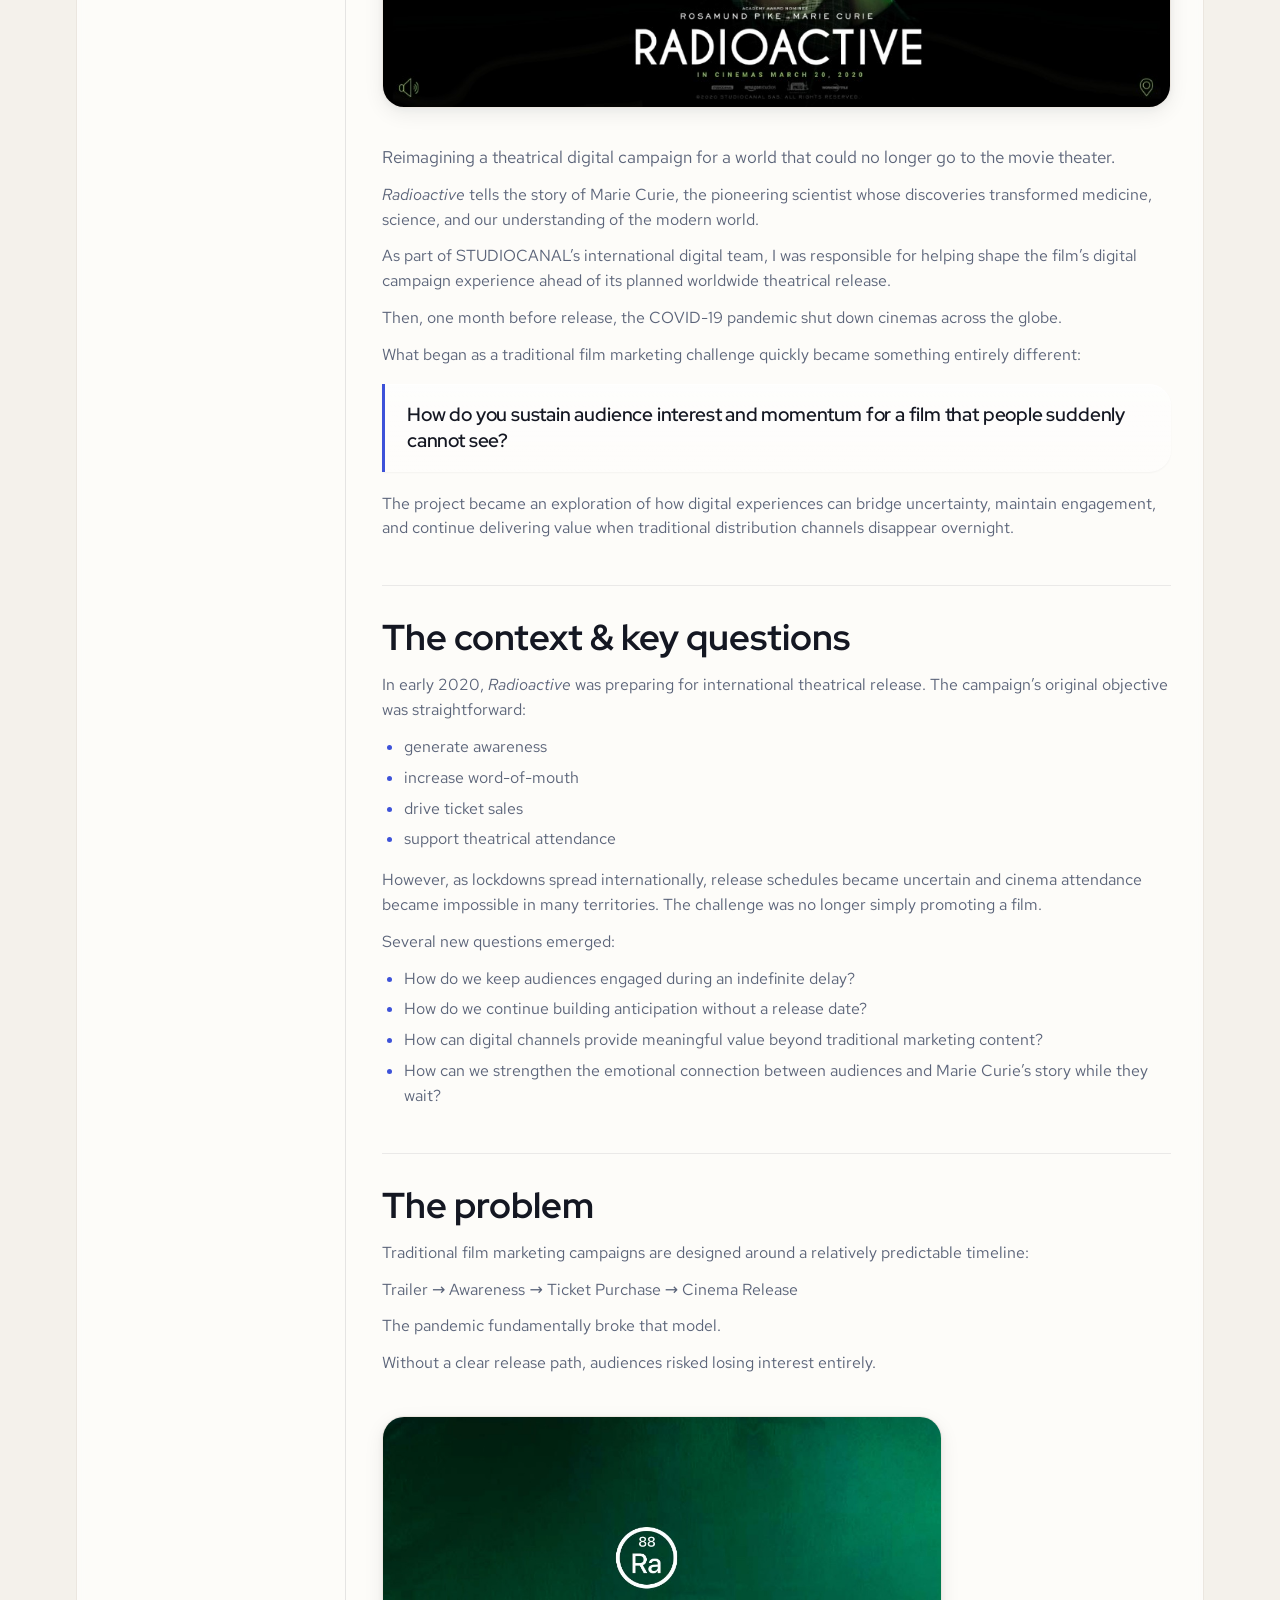
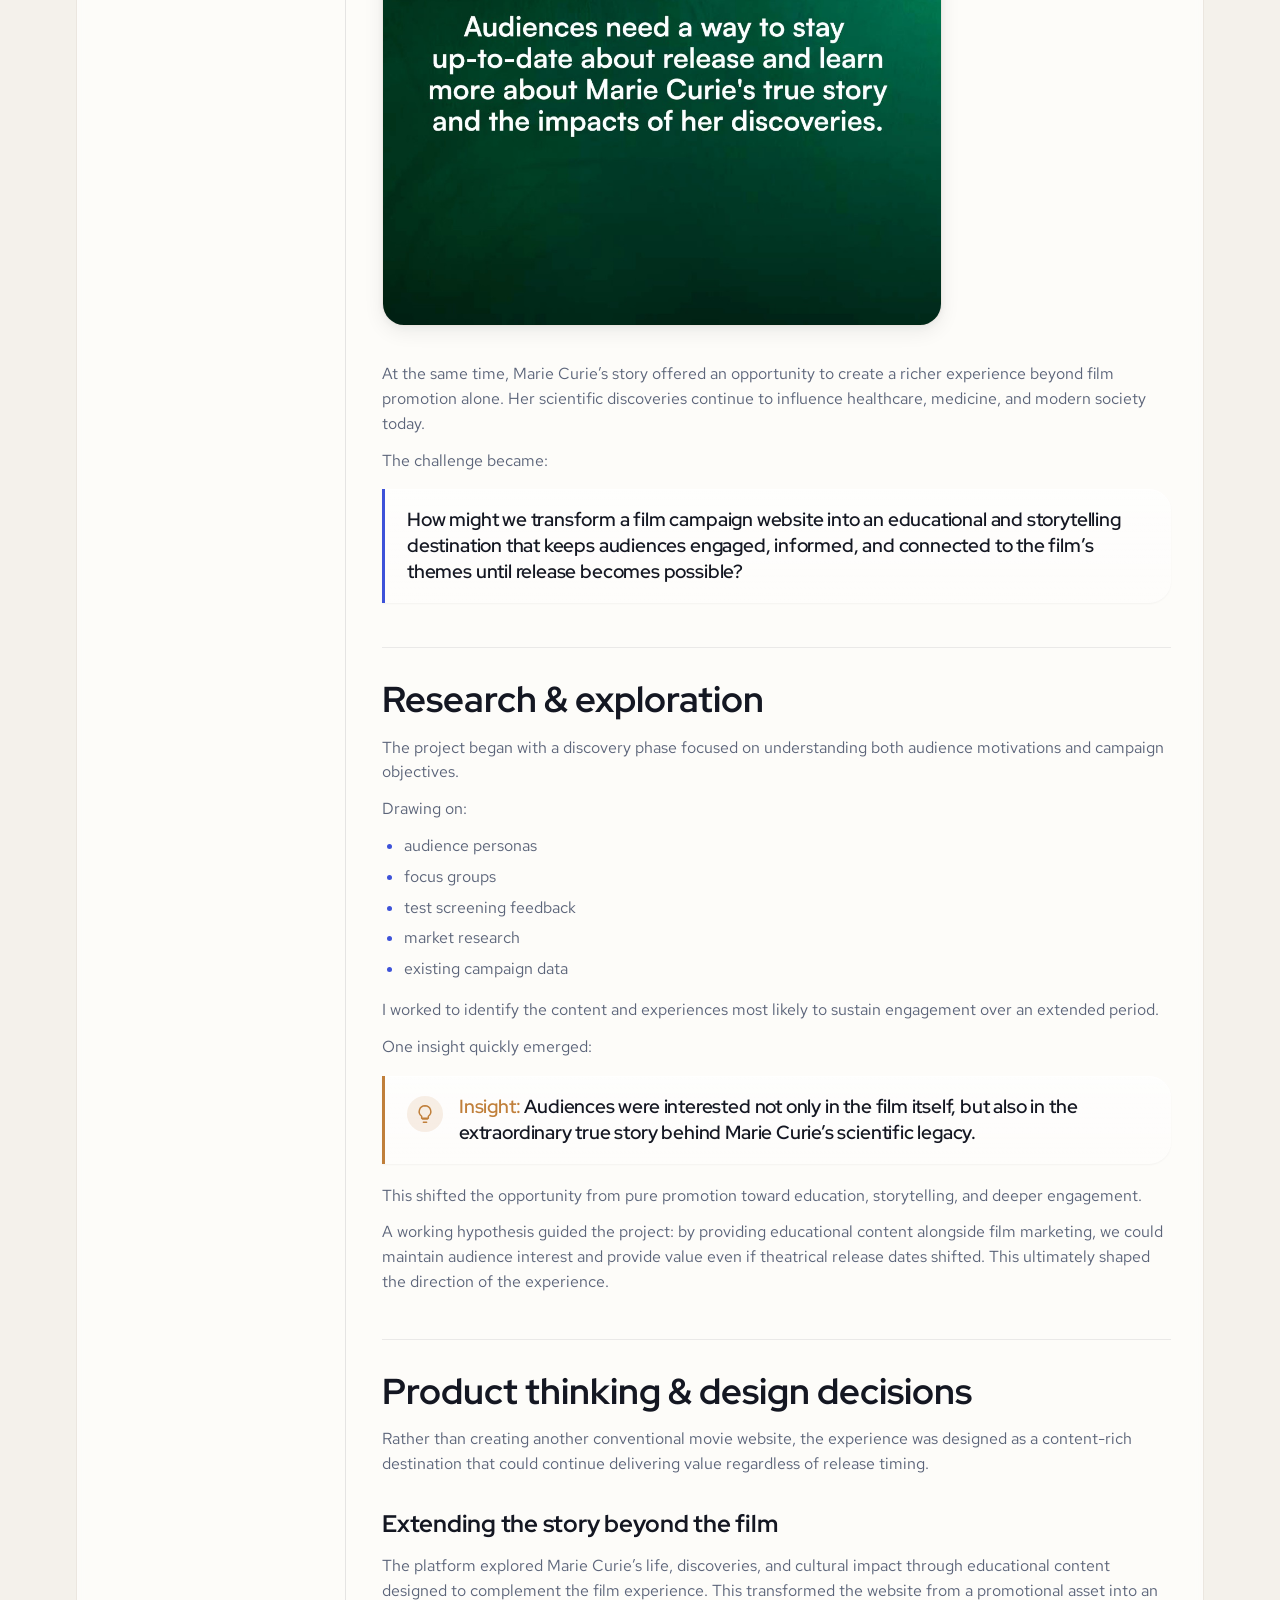
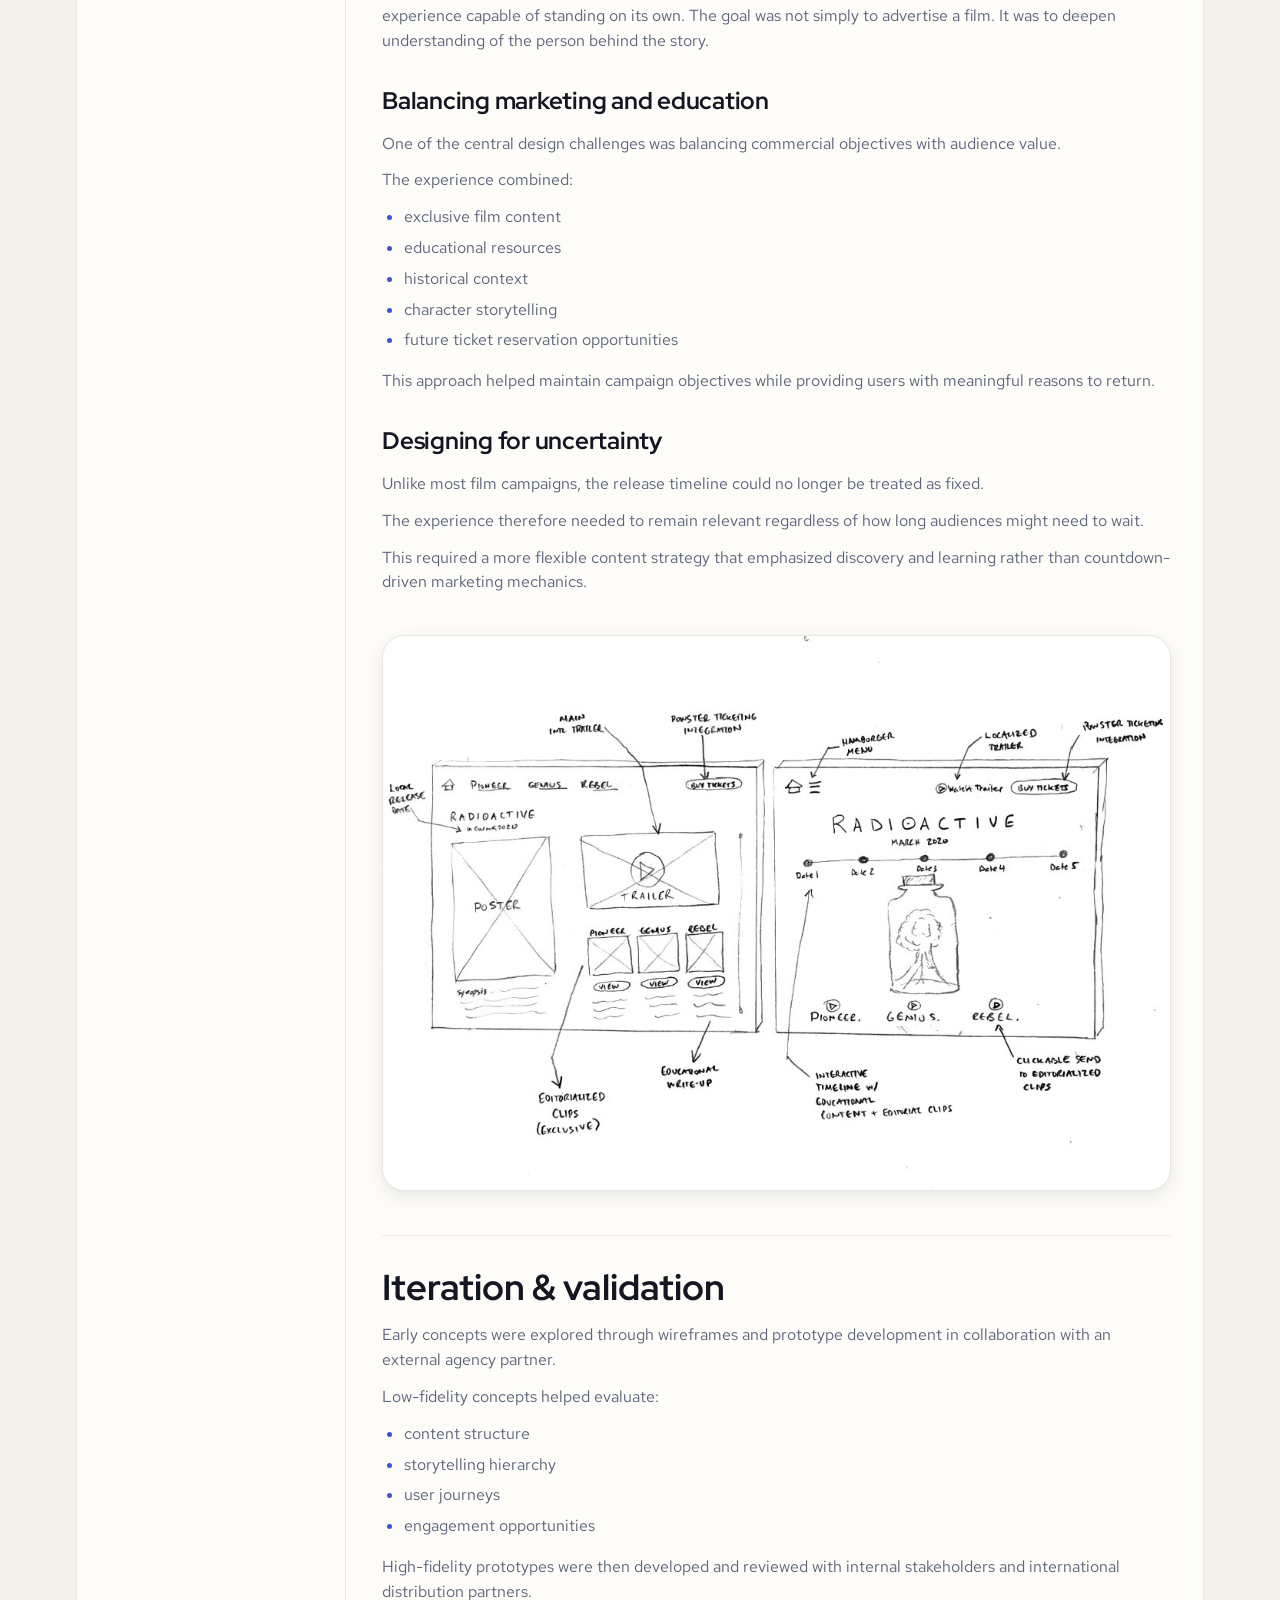
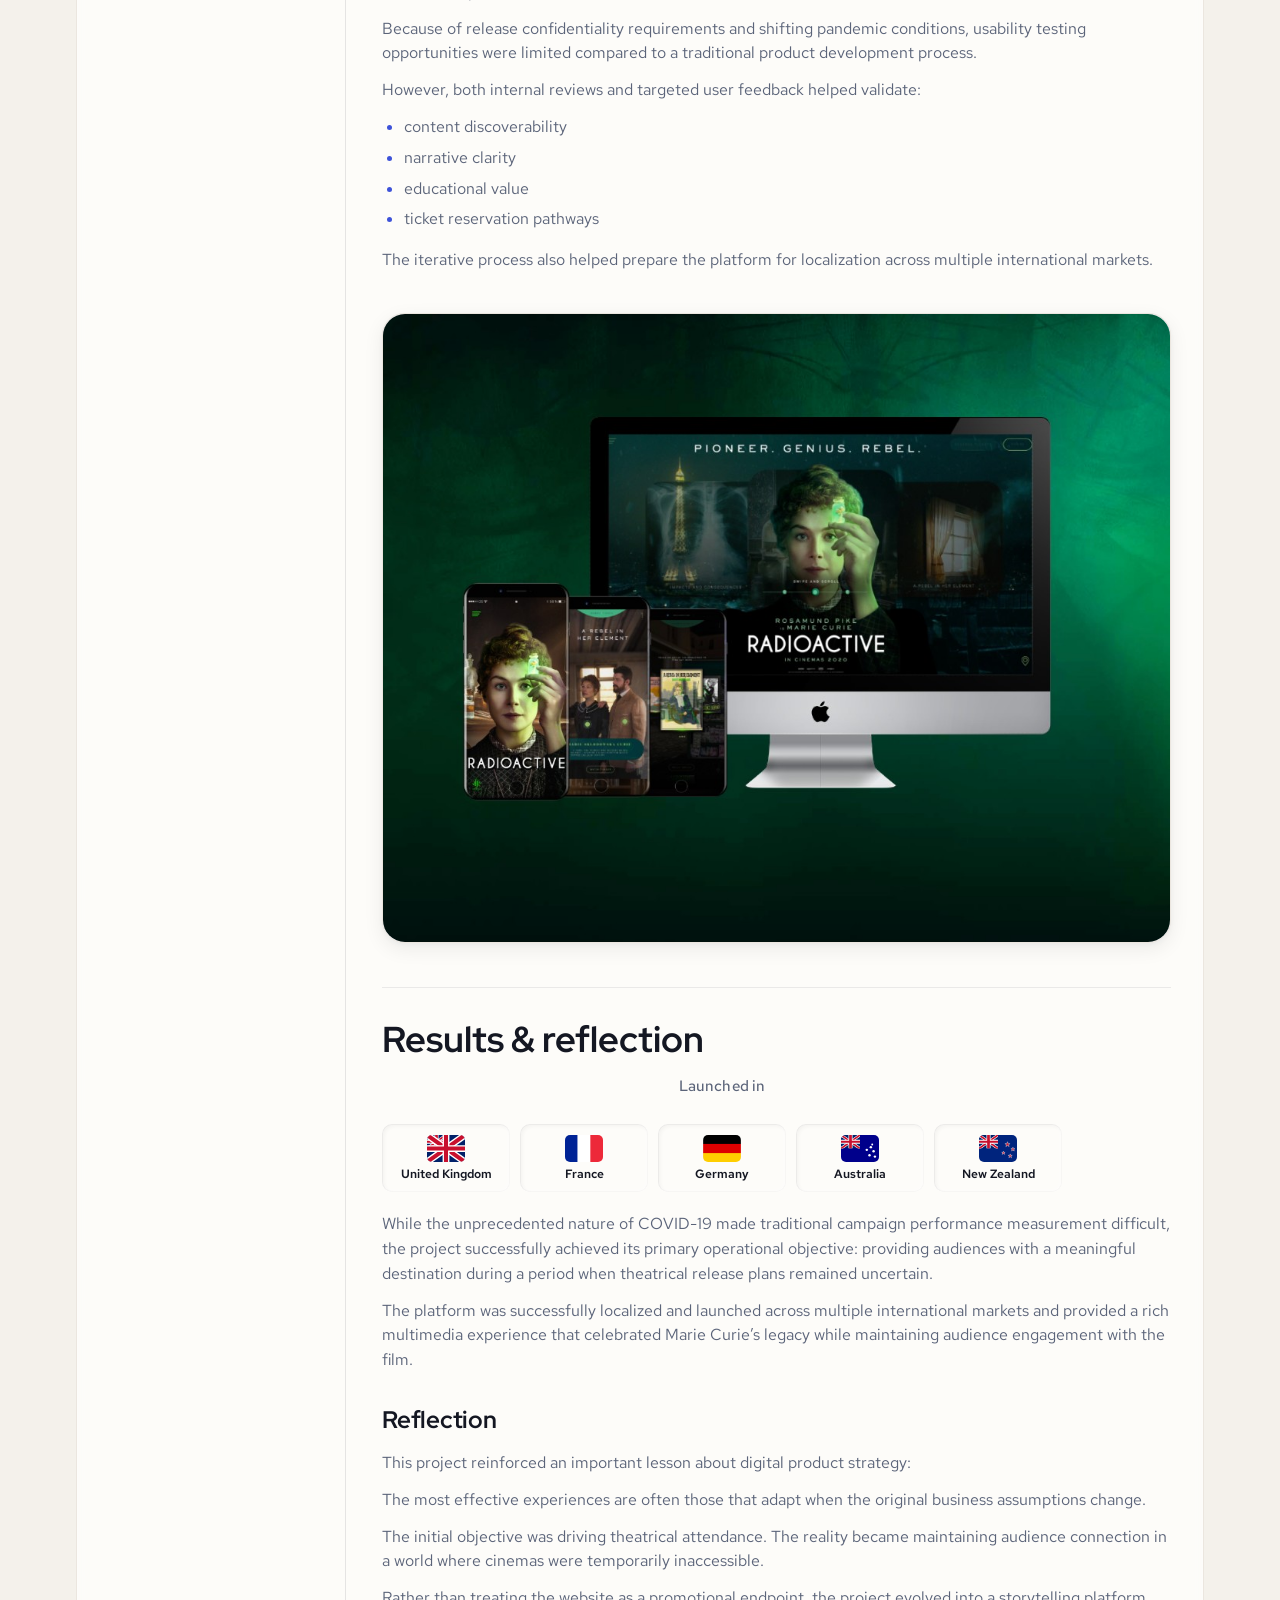
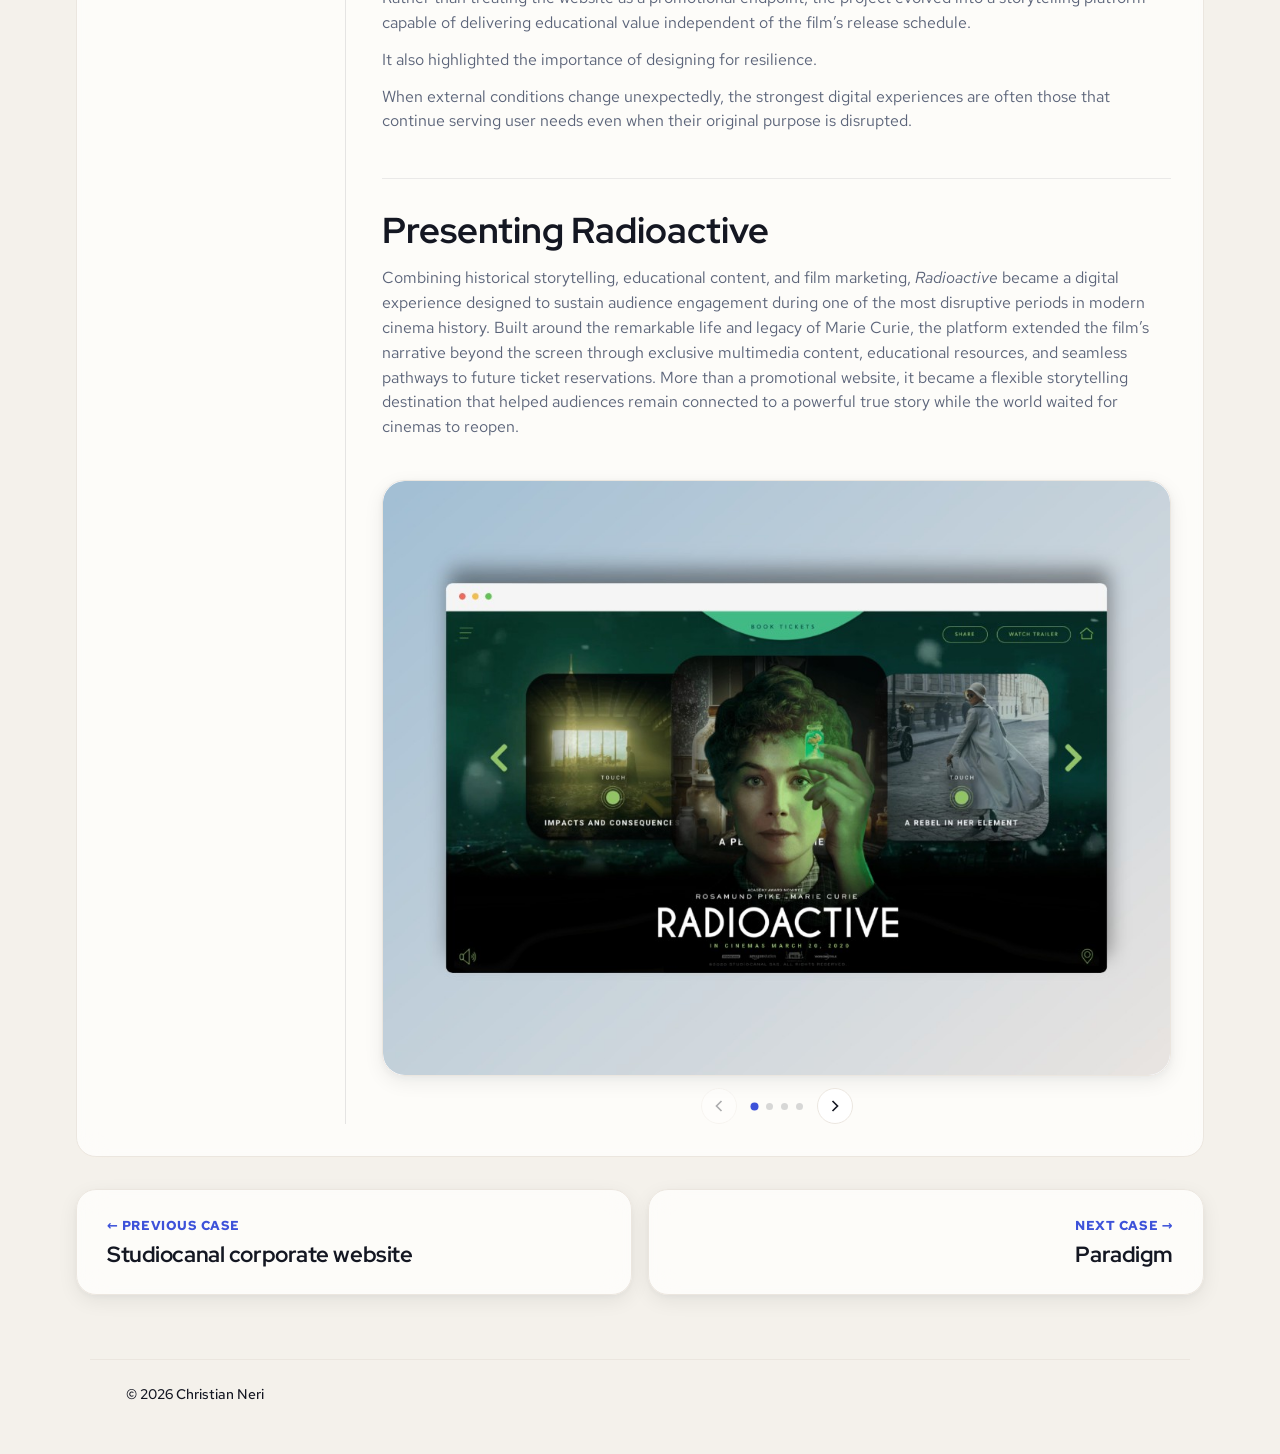
<file: case-radioactive.html>
<!DOCTYPE html>
<html lang="en">

<head>
    <meta charset="UTF-8">
    <meta name="viewport" content="width=device-width, initial-scale=1.0">
    <title>Radioactive — Case study | Christian Neri</title>
    <meta name="description"
        content="Radioactive film campaign — sustaining audience engagement when a global theatrical launch disappeared overnight.">
    <link rel="icon" href="assets/favicon.png" type="image/png" sizes="32x32">
    <link rel="apple-touch-icon" href="assets/apple-touch-icon.png" sizes="180x180">
    <link rel="stylesheet" href="style.css">
    <link rel="preconnect" href="https://fonts.googleapis.com">
    <link rel="preconnect" href="https://fonts.gstatic.com" crossorigin>
    <link
        href="https://fonts.googleapis.com/css2?family=Red+Hat+Display:ital,wght@0,500;0,600;0,700;1,400&family=Red+Hat+Text:ital,wght@0,400;0,500;0,600;0,700;1,400&display=swap"
        rel="stylesheet">
</head>

<body>
    <div class="case-zoom-cover" aria-hidden="true"></div>
    <a class="skip-link" href="#case-main">Skip to case study</a>

    <header class="site-header site-header--case" role="banner">
        <div class="case-header-nav">
            <a class="case-back-link" href="index.html#work" aria-label="Back to featured work">
                <svg width="16" height="16" viewBox="0 0 24 24" fill="none" stroke="currentColor"
                    stroke-width="2.25" stroke-linecap="round" stroke-linejoin="round" aria-hidden="true">
                    <path d="m15 18-6-6 6-6" />
                </svg>
                <span>Back</span>
            </a>
            <div class="case-study-switcher-wrap">
                <label class="visually-hidden" for="case-study-switcher">Switch case study</label>
                <select class="case-study-switcher" id="case-study-switcher" data-case-study-switcher
                    data-case-current="case-radioactive.html">
                    <option value="case-paradigm.html">Paradigm</option>
                    <option value="case-studiocanal.html">Studiocanal</option>
                    <option value="case-radioactive.html">Radioactive</option>
                </select>
            </div>
        </div>
    </header>

    <header class="case-hero-screen" aria-labelledby="radio-title">
        <div class="case-hero-screen__inner">
            <div class="work-macbook__screen-grid">
                <div class="work-macbook__copy">
                    <h1 id="radio-title" class="work-macbook__title">Radioactive</h1>
                    <div class="work-macbook__tags">
                        <span class="tag">Web</span>
                        <span class="tag">Campaign</span>
                        <span class="tag">Entertainment</span>
                    </div>
                    <div class="case-hero-meta">
                        <div class="case-hero-meta__block">
                            <p class="case-design-stack__heading">Challenge</p>
                            <p class="case-hero-meta__text">Keep audiences engaged between the paused rollout and delayed premiere windows.</p>
                        </div>
                    </div>
                    <hr class="section-divider case-hero-divider" aria-hidden="true">
                    <div class="hero-actions case-hero-actions">
                        <a class="btn btn--primary" href="#radio-lede">Get started</a>
                        <a class="btn btn--secondary" href="#radio-outcome">See results</a>
                    </div>
                </div>
                <div class="work-macbook__visual work-macbook__visual--radioactive">
                    <img src="assets/radioactive/hero-mobile.png" alt="Radioactive promotional website — mobile layouts on iPhone" loading="eager" fetchpriority="high">
                </div>
            </div>
        </div>
    </header>

    <main id="case-main" class="case-main">
        <nav class="case-nav-bar" aria-label="Breadcrumb">
            <a href="index.html">Home</a>
            <span aria-hidden="true"> · </span>
            <a href="index.html#work">Work</a>
            <span aria-hidden="true"> · </span>
            <span aria-current="page">Radioactive</span>
        </nav>

        <div class="case-prose-panel case-prose-panel--reading">
            <nav class="case-dial" data-case-dial aria-label="Case study sections"></nav>
            <div class="case-prose-panel__rail" aria-hidden="true"></div>
            <div class="case-prose-panel__content" data-case-read-panel>
            <section class="case-section case-section--lede" aria-labelledby="radio-lede">
                <p class="case-read-time" data-case-read-time>4 minute read</p>
                <h2 id="radio-lede" class="case-lede-title">Sustaining audience engagement when a global film launch suddenly disappears</h2>
                <figure class="case-figure">
                    <img src="assets/radioactive/home-desktop.png"
                        alt="Radioactive promotional website homepage — interactive carousel with Pioneer, Genius, and Rebel storytelling cards"
                        loading="eager" fetchpriority="high" width="1024" height="561">
                </figure>
                <p class="case-lede">Reimagining a theatrical digital campaign for a world that could no longer go to the movie theater.</p>
                <p><em>Radioactive</em> tells the story of Marie Curie, the pioneering scientist whose discoveries transformed medicine, science, and our understanding of the modern world.</p>
                <p>As part of STUDIOCANAL&rsquo;s international digital team, I was responsible for helping shape the film&rsquo;s digital campaign experience ahead of its planned worldwide theatrical release.</p>
                <p>Then, one month before release, the COVID-19 pandemic shut down cinemas across the globe.</p>
                <p>What began as a traditional film marketing challenge quickly became something entirely different:</p>
                <blockquote class="case-pullquote">
                    <p>How do you sustain audience interest and momentum for a film that people suddenly cannot see?</p>
                </blockquote>
                <p>The project became an exploration of how digital experiences can bridge uncertainty, maintain engagement, and continue delivering value when traditional distribution channels disappear overnight.</p>
            </section>

            <section class="case-section" aria-labelledby="radio-context-questions">
                <h2 id="radio-context-questions">The context &amp; key questions</h2>
                <p>In early 2020, <em>Radioactive</em> was preparing for international theatrical release. The campaign&rsquo;s original objective was straightforward:</p>
                <ul class="case-list">
                    <li>generate awareness</li>
                    <li>increase word-of-mouth</li>
                    <li>drive ticket sales</li>
                    <li>support theatrical attendance</li>
                </ul>
                <p>However, as lockdowns spread internationally, release schedules became uncertain and cinema attendance became impossible in many territories. The challenge was no longer simply promoting a film.</p>
                <p>Several new questions emerged:</p>
                <ul class="case-list">
                    <li>How do we keep audiences engaged during an indefinite delay?</li>
                    <li>How do we continue building anticipation without a release date?</li>
                    <li>How can digital channels provide meaningful value beyond traditional marketing content?</li>
                    <li>How can we strengthen the emotional connection between audiences and Marie Curie&rsquo;s story while they wait?</li>
                </ul>
            </section>

            <section class="case-section" aria-labelledby="radio-problem">
                <h2 id="radio-problem">The problem</h2>
                <p>Traditional film marketing campaigns are designed around a relatively predictable timeline:</p>
                <p>Trailer &rarr; Awareness &rarr; Ticket Purchase &rarr; Cinema Release</p>
                <p>The pandemic fundamentally broke that model.</p>
                <p>Without a clear release path, audiences risked losing interest entirely.</p>
                <figure class="case-figure case-figure--meta">
                    <img src="assets/radioactive/problem-statement.png"
                        alt="Problem statement — audiences need a way to stay up-to-date about release and learn more about Marie Curie&rsquo;s true story and the impacts of her discoveries"
                        loading="lazy" width="800" height="450">
                </figure>
                <p>At the same time, Marie Curie&rsquo;s story offered an opportunity to create a richer experience beyond film promotion alone. Her scientific discoveries continue to influence healthcare, medicine, and modern society today.</p>
                <p>The challenge became:</p>
                <blockquote class="case-pullquote">
                    <p>How might we transform a film campaign website into an educational and storytelling destination that keeps audiences engaged, informed, and connected to the film&rsquo;s themes until release becomes possible?</p>
                </blockquote>
            </section>

            <section class="case-section" aria-labelledby="radio-research">
                <h2 id="radio-research">Research &amp; exploration</h2>
                <p>The project began with a discovery phase focused on understanding both audience motivations and campaign objectives.</p>
                <p>Drawing on:</p>
                <ul class="case-list">
                    <li>audience personas</li>
                    <li>focus groups</li>
                    <li>test screening feedback</li>
                    <li>market research</li>
                    <li>existing campaign data</li>
                </ul>
                <p>I worked to identify the content and experiences most likely to sustain engagement over an extended period.</p>
                <p>One insight quickly emerged:</p>
                <blockquote class="case-pullquote case-pullquote--insight">
                    <span class="case-pullquote__icon" aria-hidden="true">
                        <svg viewBox="0 0 24 24" fill="none" stroke="currentColor" stroke-width="1.75"
                            stroke-linecap="round" stroke-linejoin="round">
                            <path d="M9 18h6"/>
                            <path d="M10 22h4"/>
                            <path d="M12 2a7 7 0 0 0-4 12.7V17h8v-2.3A7 7 0 0 0 12 2z"/>
                        </svg>
                    </span>
                    <p><span class="case-pullquote__label">Insight:</span> Audiences were interested not only in the film itself, but also in the extraordinary true story behind Marie Curie&rsquo;s scientific legacy.</p>
                </blockquote>
                <p>This shifted the opportunity from pure promotion toward education, storytelling, and deeper engagement.</p>
                <p>A working hypothesis guided the project: by providing educational content alongside film marketing, we could maintain audience interest and provide value even if theatrical release dates shifted. This ultimately shaped the direction of the experience.</p>
            </section>

            <section class="case-section" aria-labelledby="radio-thinking">
                <h2 id="radio-thinking">Product thinking &amp; design decisions</h2>
                <p>Rather than creating another conventional movie website, the experience was designed as a content-rich destination that could continue delivering value regardless of release timing.</p>

                <h3 class="case-subhead">Extending the story beyond the film</h3>
                <p>The platform explored Marie Curie&rsquo;s life, discoveries, and cultural impact through educational content designed to complement the film experience. This transformed the website from a promotional asset into an experience capable of standing on its own. The goal was not simply to advertise a film. It was to deepen understanding of the person behind the story.</p>

                <h3 class="case-subhead">Balancing marketing and education</h3>
                <p>One of the central design challenges was balancing commercial objectives with audience value.</p>
                <p>The experience combined:</p>
                <ul class="case-list">
                    <li>exclusive film content</li>
                    <li>educational resources</li>
                    <li>historical context</li>
                    <li>character storytelling</li>
                    <li>future ticket reservation opportunities</li>
                </ul>
                <p>This approach helped maintain campaign objectives while providing users with meaningful reasons to return.</p>

                <h3 class="case-subhead">Designing for uncertainty</h3>
                <p>Unlike most film campaigns, the release timeline could no longer be treated as fixed.</p>
                <p>The experience therefore needed to remain relevant regardless of how long audiences might need to wait.</p>
                <p>This required a more flexible content strategy that emphasized discovery and learning rather than countdown-driven marketing mechanics.</p>
                <figure class="case-figure">
                    <img src="assets/radioactive/sketches.png" data-magnify
                        alt="Early Radioactive wireframe sketches — desktop layout with poster, trailer, Pioneer/Genius/Rebel editorial clips, and ticketing; mobile layout with interactive timeline and localized trailer"
                        loading="lazy" width="1200" height="800">
                </figure>
            </section>

            <section class="case-section" aria-labelledby="radio-iteration">
                <h2 id="radio-iteration">Iteration &amp; validation</h2>
                <p>Early concepts were explored through wireframes and prototype development in collaboration with an external agency partner.</p>
                <p>Low-fidelity concepts helped evaluate:</p>
                <ul class="case-list">
                    <li>content structure</li>
                    <li>storytelling hierarchy</li>
                    <li>user journeys</li>
                    <li>engagement opportunities</li>
                </ul>
                <p>High-fidelity prototypes were then developed and reviewed with internal stakeholders and international distribution partners.</p>
                <p>Because of release confidentiality requirements and shifting pandemic conditions, usability testing opportunities were limited compared to a traditional product development process.</p>
                <p>However, both internal reviews and targeted user feedback helped validate:</p>
                <ul class="case-list">
                    <li>content discoverability</li>
                    <li>narrative clarity</li>
                    <li>educational value</li>
                    <li>ticket reservation pathways</li>
                </ul>
                <p>The iterative process also helped prepare the platform for localization across multiple international markets.</p>
                <figure class="case-figure">
                    <img src="assets/radioactive/prototype-example.png" data-magnify
                        alt="Radioactive high-fidelity prototype — desktop and mobile mockups showing homepage hero, character storytelling, and responsive campaign layouts"
                        loading="lazy" width="1024" height="817">
                </figure>
            </section>

            <section class="case-section" aria-labelledby="radio-outcome">
                <h2 id="radio-outcome">Results &amp; reflection</h2>
                <div class="case-project-launches">
                    <p class="case-project-launches__title">Launched in</p>
                    <ul class="case-project-launches__markets" role="list">
                        <li class="case-project-launches__market">
                            <img src="assets/flags/gb.svg" alt="United Kingdom flag" class="case-project-launches__flag" width="56" height="40" loading="lazy" decoding="async">
                            <span class="case-project-launches__market-name" aria-hidden="true">United Kingdom</span>
                        </li>
                        <li class="case-project-launches__market">
                            <img src="assets/flags/fr.svg" alt="France flag" class="case-project-launches__flag" width="56" height="40" loading="lazy" decoding="async">
                            <span class="case-project-launches__market-name" aria-hidden="true">France</span>
                        </li>
                        <li class="case-project-launches__market">
                            <img src="assets/flags/de.png" alt="Germany flag" class="case-project-launches__flag" width="56" height="40" loading="lazy" decoding="async">
                            <span class="case-project-launches__market-name" aria-hidden="true">Germany</span>
                        </li>
                        <li class="case-project-launches__market">
                            <img src="assets/flags/au.svg" alt="Australia flag" class="case-project-launches__flag" width="56" height="40" loading="lazy" decoding="async">
                            <span class="case-project-launches__market-name" aria-hidden="true">Australia</span>
                        </li>
                        <li class="case-project-launches__market">
                            <img src="assets/flags/nz.svg" alt="New Zealand flag" class="case-project-launches__flag" width="56" height="40" loading="lazy" decoding="async">
                            <span class="case-project-launches__market-name" aria-hidden="true">New Zealand</span>
                        </li>
                    </ul>
                </div>
                <p>While the unprecedented nature of COVID-19 made traditional campaign performance measurement difficult, the project successfully achieved its primary operational objective: providing audiences with a meaningful destination during a period when theatrical release plans remained uncertain.</p>
                <p>The platform was successfully localized and launched across multiple international markets and provided a rich multimedia experience that celebrated Marie Curie&rsquo;s legacy while maintaining audience engagement with the film.</p>

                <h3 class="case-subhead">Reflection</h3>
                <p>This project reinforced an important lesson about digital product strategy:</p>
                <p>The most effective experiences are often those that adapt when the original business assumptions change.</p>
                <p>The initial objective was driving theatrical attendance. The reality became maintaining audience connection in a world where cinemas were temporarily inaccessible.</p>
                <p>Rather than treating the website as a promotional endpoint, the project evolved into a storytelling platform capable of delivering educational value independent of the film&rsquo;s release schedule.</p>
                <p>It also highlighted the importance of designing for resilience.</p>
                <p>When external conditions change unexpectedly, the strongest digital experiences are often those that continue serving user needs even when their original purpose is disrupted.</p>
            </section>

            <section class="case-section" aria-labelledby="radio-presenting">
                <h2 id="radio-presenting">Presenting Radioactive</h2>
                <p>Combining historical storytelling, educational content, and film marketing, <em>Radioactive</em> became a digital experience designed to sustain audience engagement during one of the most disruptive periods in modern cinema history. Built around the remarkable life and legacy of Marie Curie, the platform extended the film&rsquo;s narrative beyond the screen through exclusive multimedia content, educational resources, and seamless pathways to future ticket reservations. More than a promotional website, it became a flexible storytelling destination that helped audiences remain connected to a powerful true story while the world waited for cinemas to reopen.</p>
                <div class="case-visual-carousel" data-case-carousel aria-label="Radioactive website screenshots">
                    <div class="case-visual-carousel__viewport" tabindex="0" aria-label="Radioactive website gallery">
                        <figure class="case-visual-carousel__slide case-figure">
                            <img src="assets/radioactive/homepage.png" data-magnify width="800" height="600" loading="lazy"
                                alt="Radioactive — campaign homepage">
                        </figure>
                        <figure class="case-visual-carousel__slide case-figure">
                            <img src="assets/radioactive/trailer.png" data-magnify width="800" height="600" loading="lazy"
                                alt="Radioactive — trailer and film content page">
                        </figure>
                        <figure class="case-visual-carousel__slide case-figure">
                            <img src="assets/radioactive/streets.png" data-magnify width="800" height="600" loading="lazy"
                                alt="Radioactive — Streets of Paris storytelling experience">
                        </figure>
                        <figure class="case-visual-carousel__slide case-figure">
                            <img src="assets/radioactive/characters.png" data-magnify width="800" height="600" loading="lazy"
                                alt="Radioactive — character storytelling screen">
                        </figure>
                    </div>
                    <div class="case-visual-carousel__toolbar">
                        <button type="button" class="case-visual-carousel__arrow case-visual-carousel__arrow--prev" aria-label="Previous slide">
                            <svg width="20" height="20" viewBox="0 0 24 24" fill="none" stroke="currentColor" stroke-width="2" aria-hidden="true">
                                <path d="M15 18l-6-6 6-6" />
                            </svg>
                        </button>
                        <div class="case-visual-carousel__dots" aria-label="Slide position"></div>
                        <button type="button" class="case-visual-carousel__arrow case-visual-carousel__arrow--next" aria-label="Next slide">
                            <svg width="20" height="20" viewBox="0 0 24 24" fill="none" stroke="currentColor" stroke-width="2" aria-hidden="true">
                                <path d="M9 18l6-6-6-6" />
                            </svg>
                        </button>
                    </div>
                </div>
            </section>
            </div>
        </div>

        <nav class="case-next-nav" aria-label="Case study navigation">
            <a class="case-next-nav__link case-next-nav__link--prev" href="case-studiocanal.html"
                aria-label="Previous case study: Studiocanal corporate website">
                <span class="case-next-nav__copy">
                    <span class="case-next-nav__eyebrow"><span aria-hidden="true">←</span> Previous case</span>
                    <span class="case-next-nav__title">Studiocanal corporate website</span>
                </span>
            </a>
            <a class="case-next-nav__link case-next-nav__link--next" href="case-paradigm.html"
                aria-label="Next case study: Paradigm">
                <span class="case-next-nav__copy">
                    <span class="case-next-nav__eyebrow">Next case <span aria-hidden="true">→</span></span>
                    <span class="case-next-nav__title">Paradigm</span>
                </span>
            </a>
        </nav>
    </main>

    <footer class="site-footer" role="contentinfo">
        <div class="site-footer-inner">
            <p>&copy; 2026 Christian Neri</p>
        </div>
    </footer>

    <script src="main.js" defer></script>
</body>

</html>
</file>
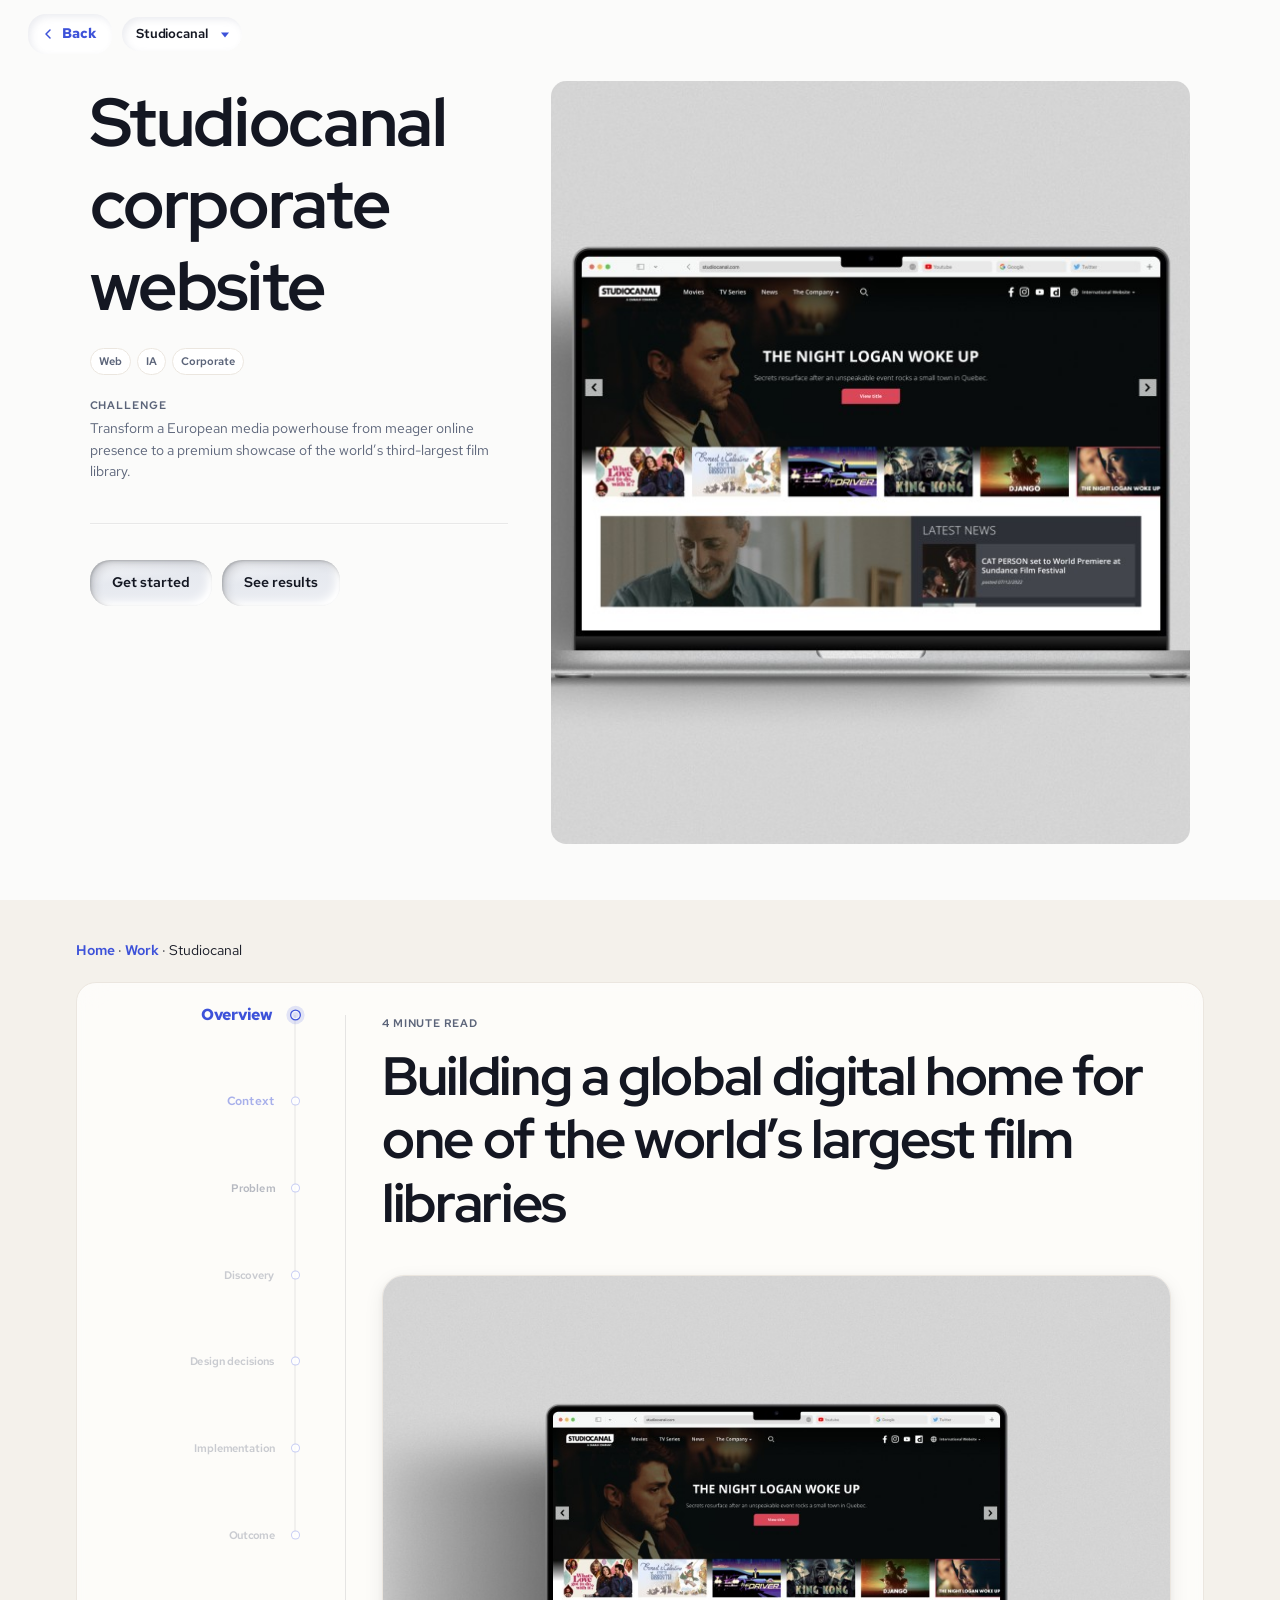
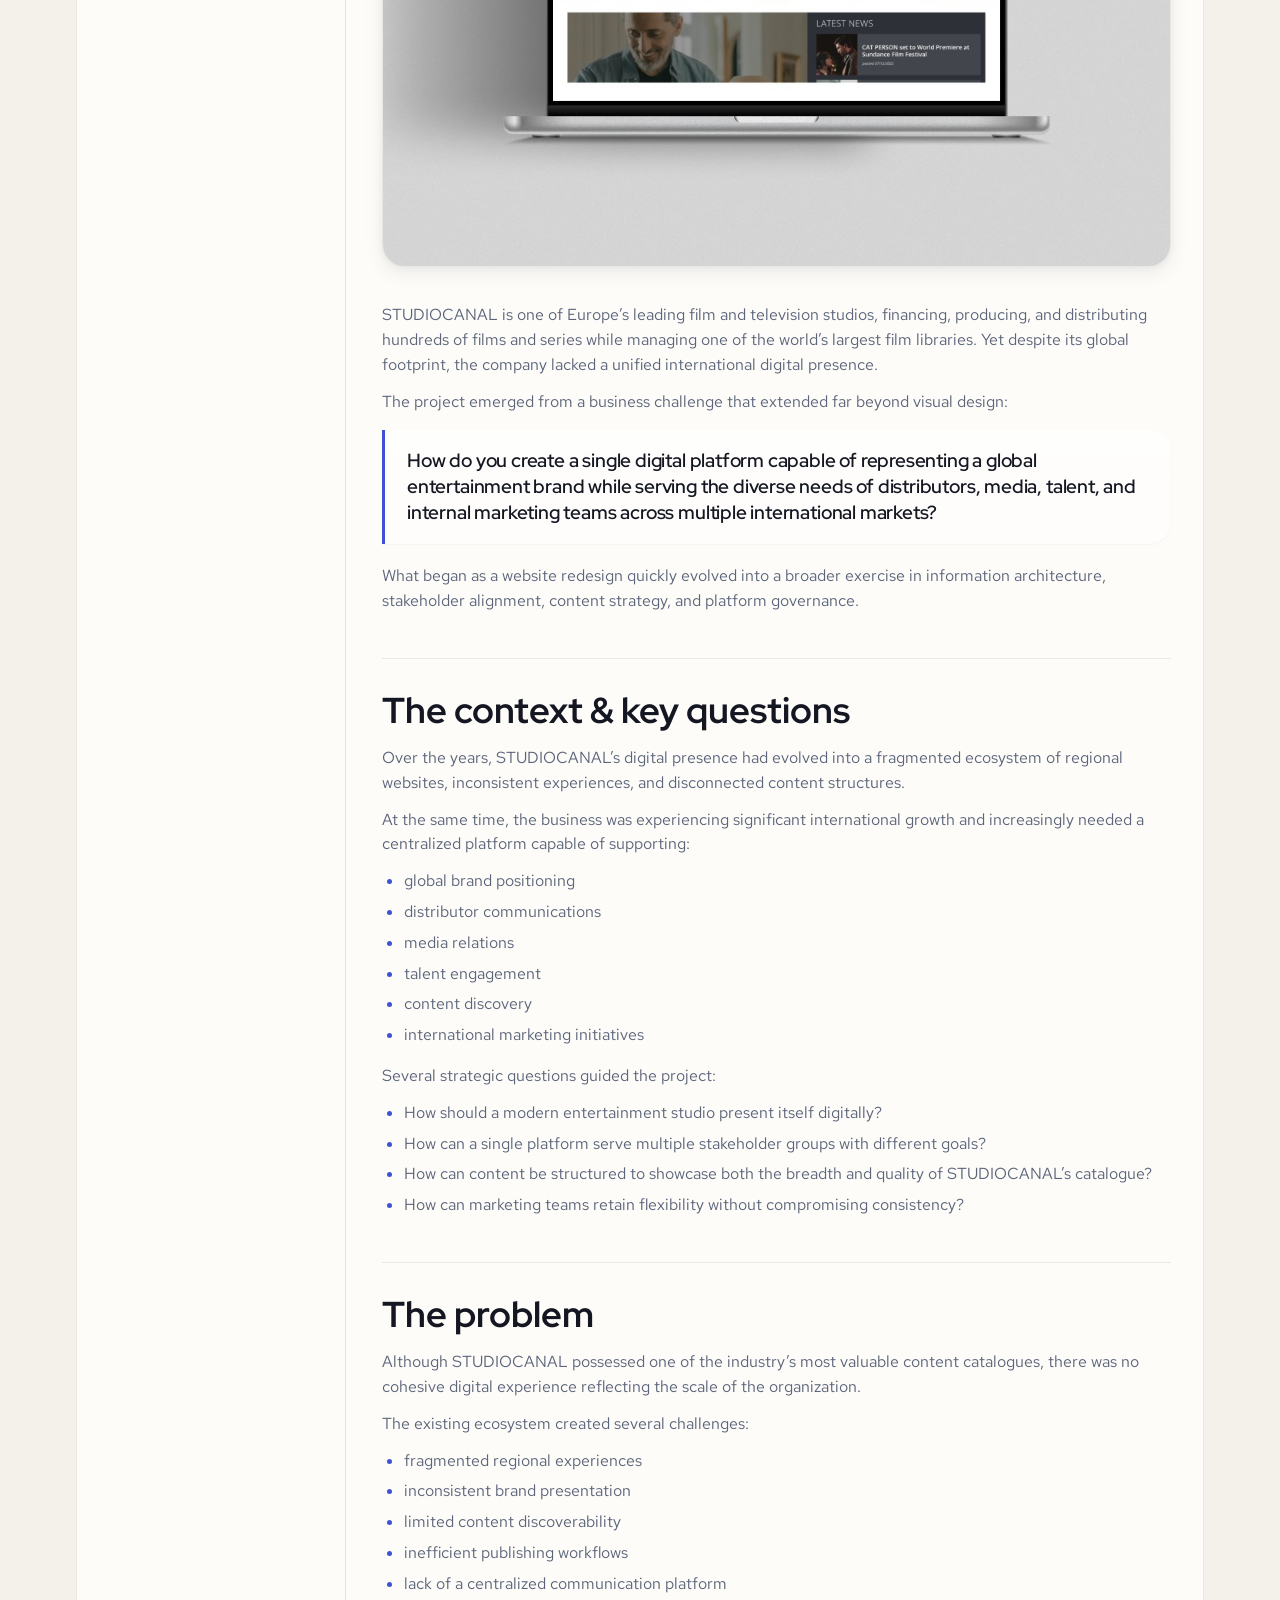
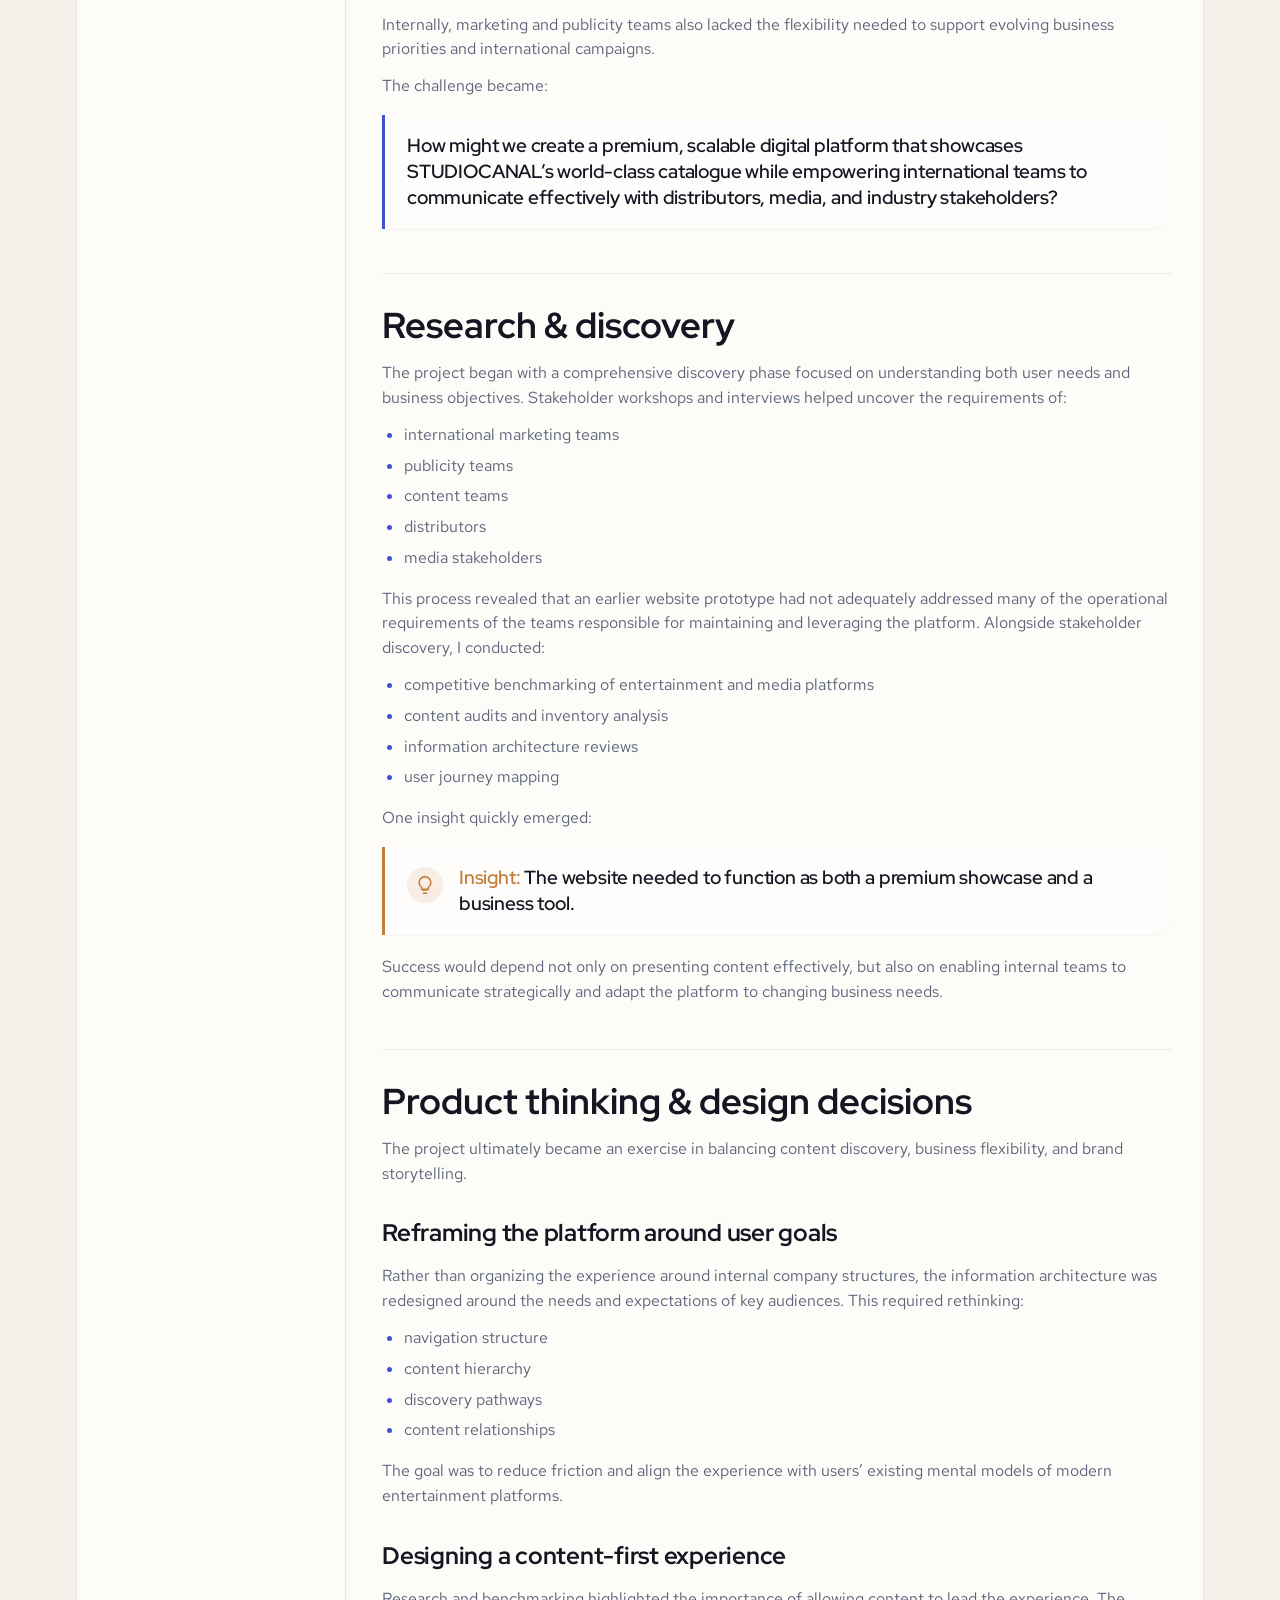
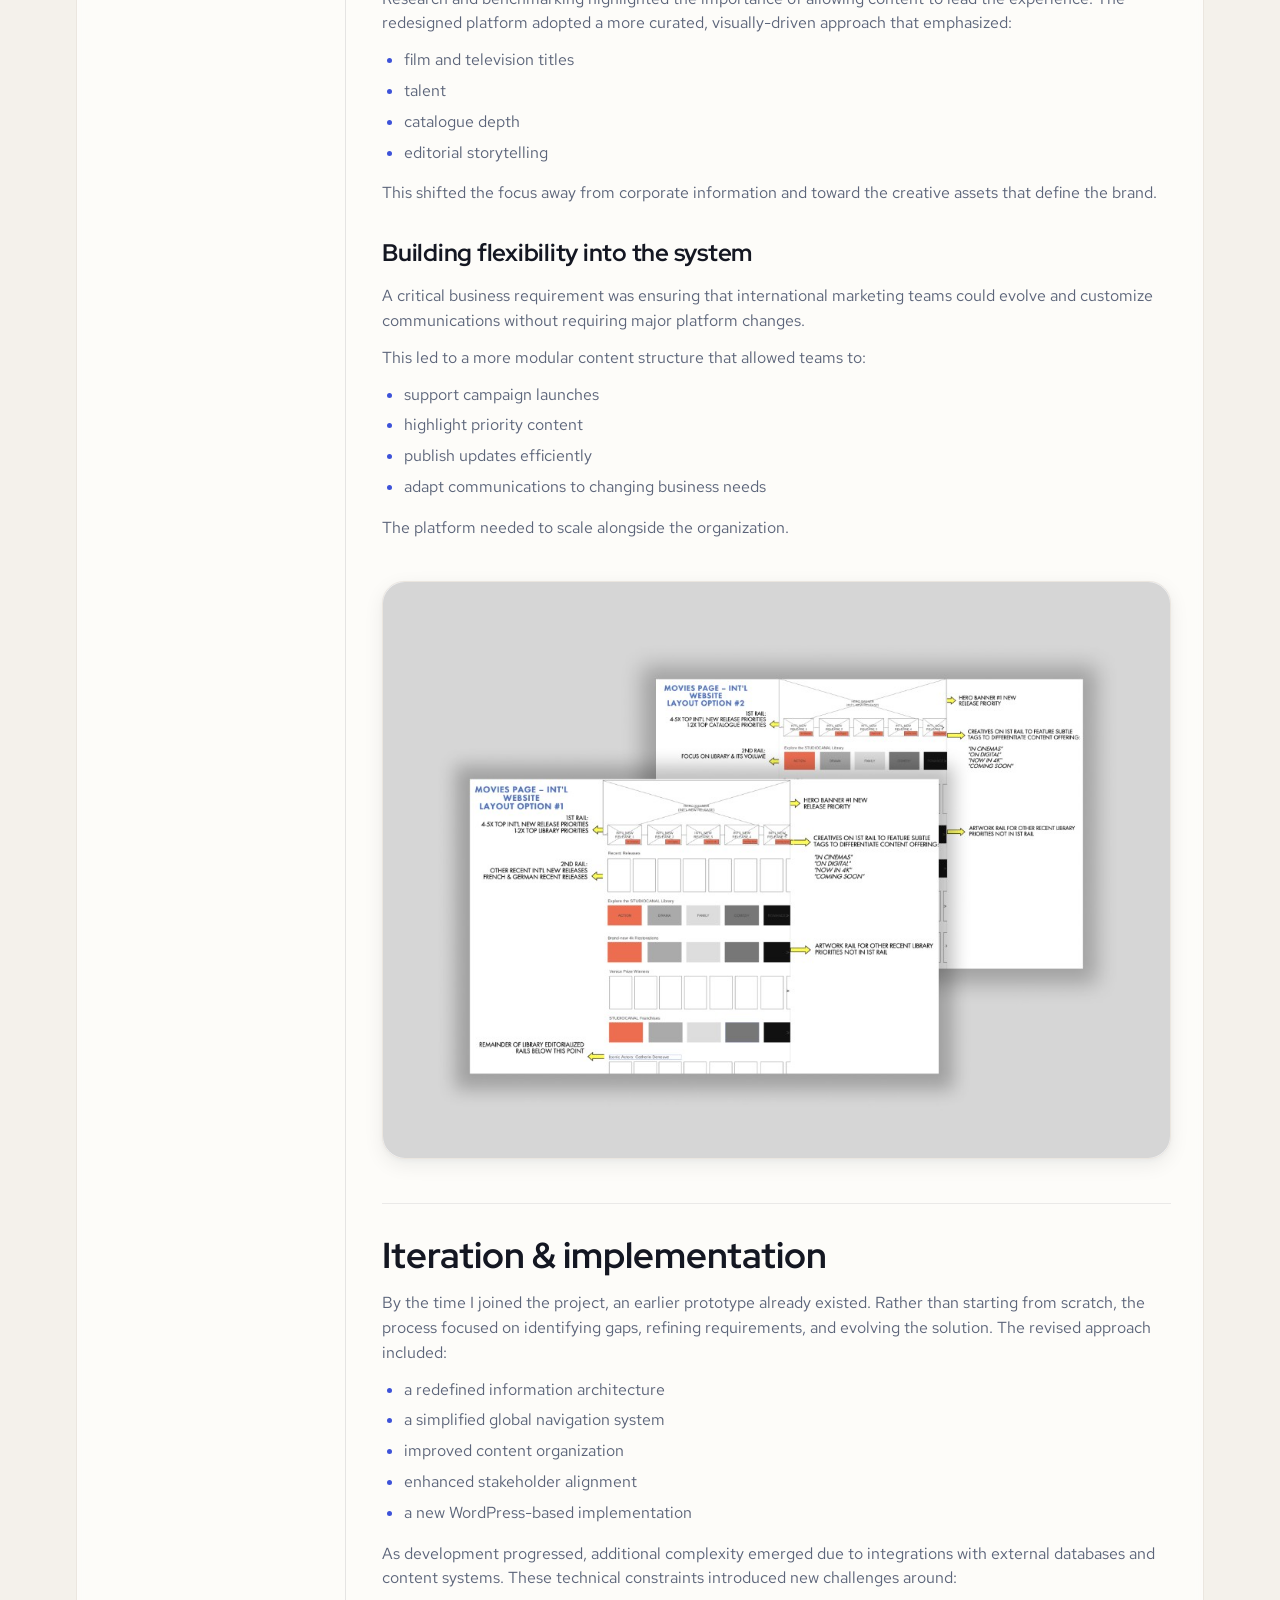
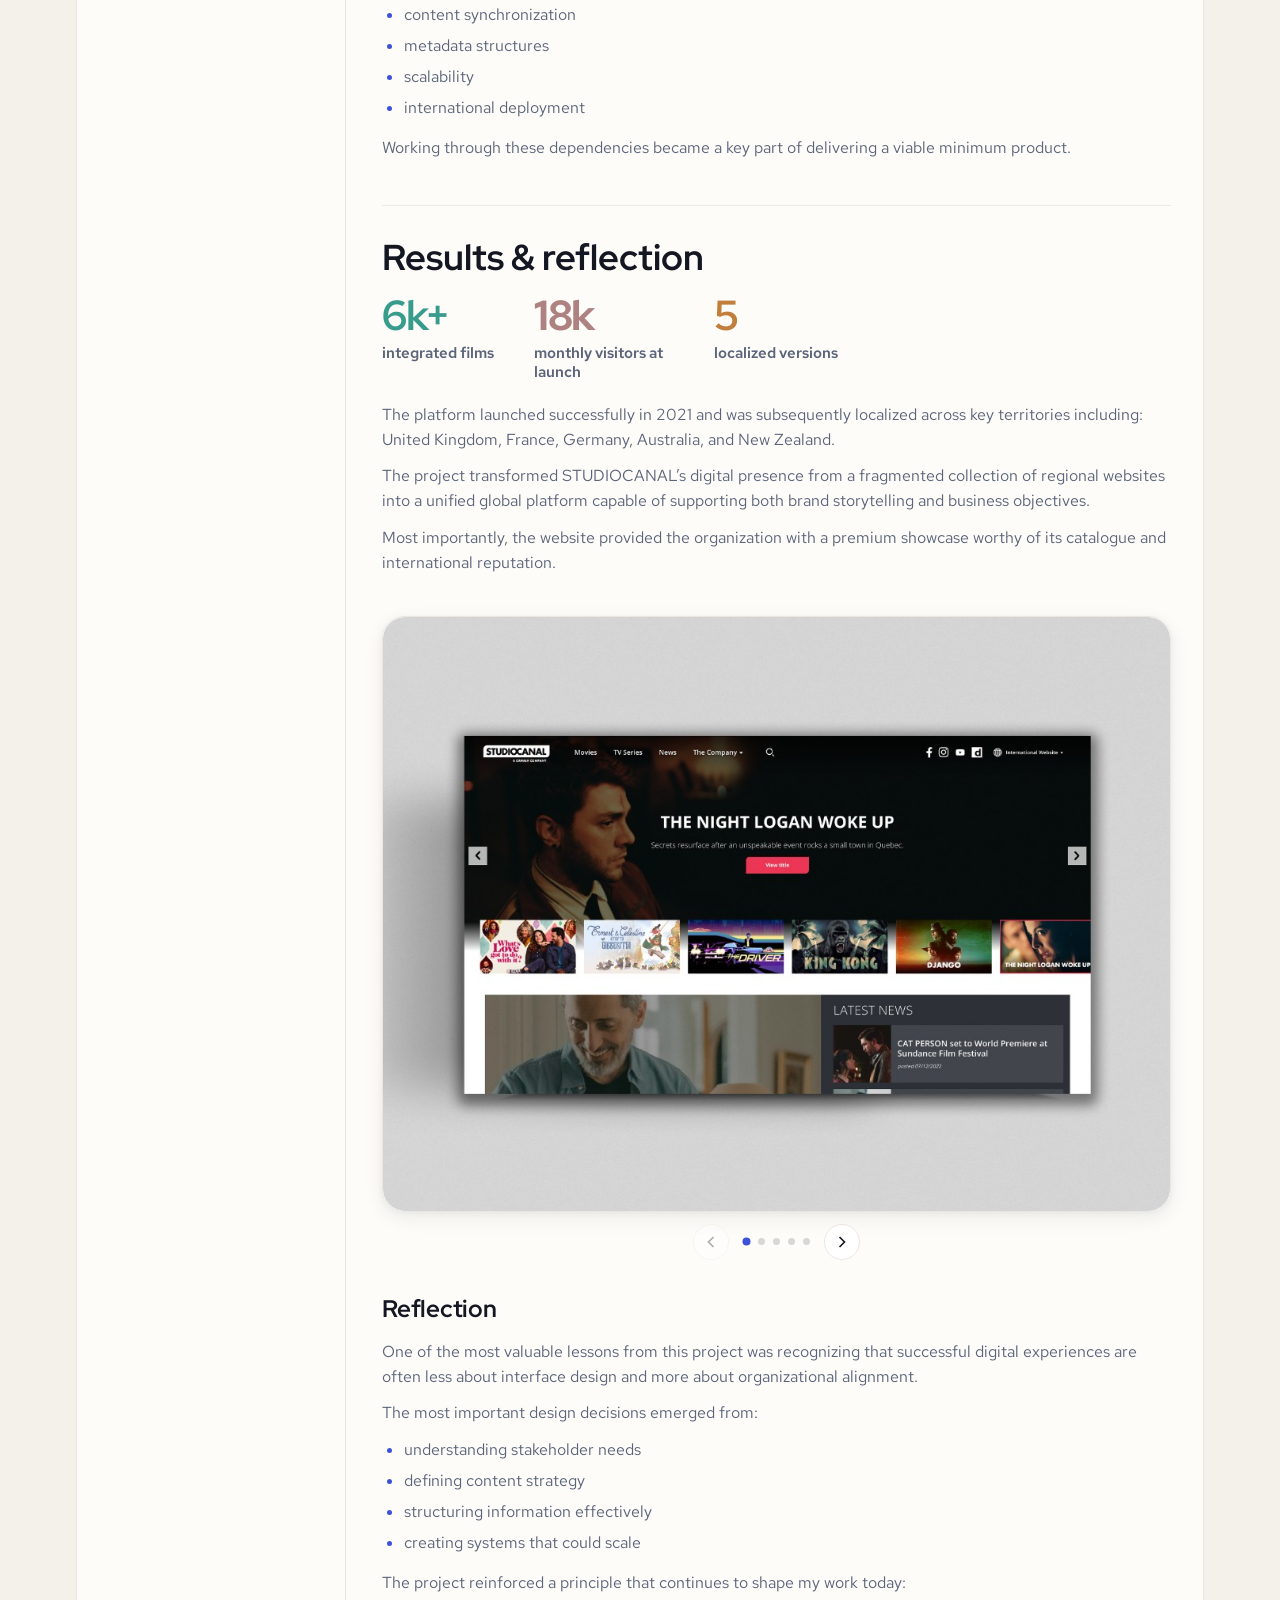
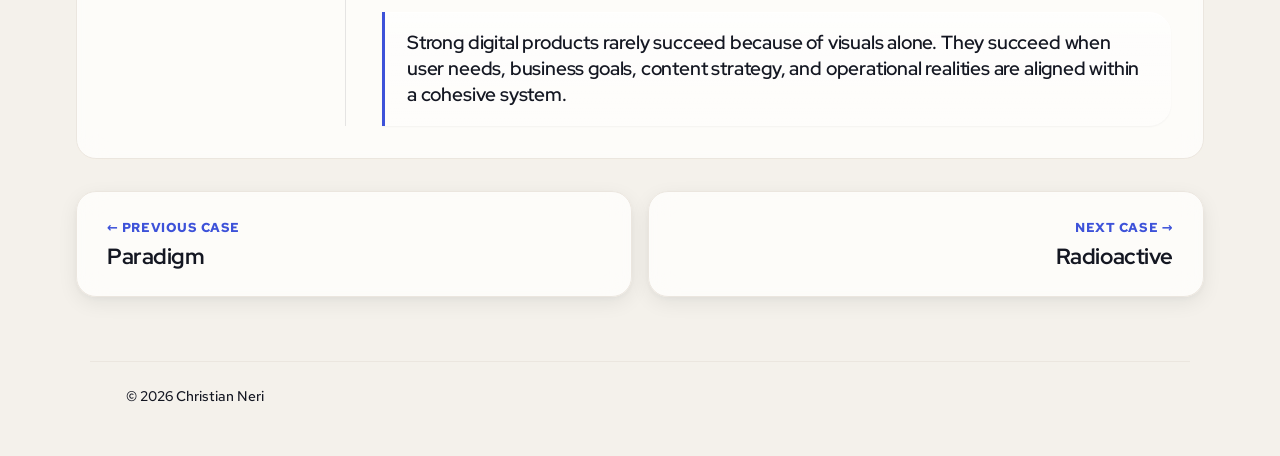
<file: case-studiocanal.html>
<!DOCTYPE html>
<html lang="en">

<head>
    <meta charset="UTF-8">
    <meta name="viewport" content="width=device-width, initial-scale=1.0">
    <title>Studiocanal corporate website — Case study | Christian Neri</title>
    <meta name="description"
        content="STUDIOCANAL corporate website redesign — a premium global digital platform for one of the world&rsquo;s largest film libraries.">
    <link rel="icon" href="assets/favicon.png" type="image/png" sizes="32x32">
    <link rel="apple-touch-icon" href="assets/apple-touch-icon.png" sizes="180x180">
    <link rel="stylesheet" href="style.css">
    <link rel="preconnect" href="https://fonts.googleapis.com">
    <link rel="preconnect" href="https://fonts.gstatic.com" crossorigin>
    <link
        href="https://fonts.googleapis.com/css2?family=Red+Hat+Display:ital,wght@0,500;0,600;0,700;1,400&family=Red+Hat+Text:ital,wght@0,400;0,500;0,600;0,700;1,400&display=swap"
        rel="stylesheet">
</head>

<body>
    <div class="case-zoom-cover" aria-hidden="true"></div>
    <a class="skip-link" href="#case-main">Skip to case study</a>

    <header class="site-header site-header--case" role="banner">
        <div class="case-header-nav">
            <a class="case-back-link" href="index.html#work" aria-label="Back to featured work">
                <svg width="16" height="16" viewBox="0 0 24 24" fill="none" stroke="currentColor"
                    stroke-width="2.25" stroke-linecap="round" stroke-linejoin="round" aria-hidden="true">
                    <path d="m15 18-6-6 6-6" />
                </svg>
                <span>Back</span>
            </a>
            <div class="case-study-switcher-wrap">
                <label class="visually-hidden" for="case-study-switcher">Switch case study</label>
                <select class="case-study-switcher" id="case-study-switcher" data-case-study-switcher
                    data-case-current="case-studiocanal.html">
                    <option value="case-paradigm.html">Paradigm</option>
                    <option value="case-studiocanal.html">Studiocanal</option>
                    <option value="case-radioactive.html">Radioactive</option>
                </select>
            </div>
        </div>
    </header>

    <header class="case-hero-screen" aria-labelledby="sc-title">
        <div class="case-hero-screen__inner">
            <div class="work-macbook__screen-grid">
                <div class="work-macbook__copy">
                    <h1 id="sc-title" class="work-macbook__title">Studiocanal corporate website</h1>
                    <div class="work-macbook__tags">
                        <span class="tag">Web</span>
                        <span class="tag">IA</span>
                        <span class="tag">Corporate</span>
                    </div>
                    <div class="case-hero-meta">
                        <div class="case-hero-meta__block">
                            <p class="case-design-stack__heading">Challenge</p>
                            <p class="case-hero-meta__text">Transform a European media powerhouse from meager online presence to a premium showcase of the world&rsquo;s third-largest film library.</p>
                        </div>
                    </div>
                    <hr class="section-divider case-hero-divider" aria-hidden="true">
                    <div class="hero-actions case-hero-actions">
                        <a class="btn btn--primary" href="#sc-lede">Get started</a>
                        <a class="btn btn--secondary" href="#sc-outcome">See results</a>
                    </div>
                </div>
                <div class="work-macbook__visual">
                    <img src="assets/studiocanal/macbook-mockup.png" alt="STUDIOCANAL corporate website on MacBook Pro" loading="eager" fetchpriority="high">
                </div>
            </div>
        </div>
    </header>

    <main id="case-main" class="case-main">
        <nav class="case-nav-bar" aria-label="Breadcrumb">
            <a href="index.html">Home</a>
            <span aria-hidden="true"> · </span>
            <a href="index.html#work">Work</a>
            <span aria-hidden="true"> · </span>
            <span aria-current="page">Studiocanal</span>
        </nav>

        <div class="case-prose-panel case-prose-panel--reading">
            <nav class="case-dial" data-case-dial aria-label="Case study sections"></nav>
            <div class="case-prose-panel__rail" aria-hidden="true"></div>
            <div class="case-prose-panel__content" data-case-read-panel>
            <section class="case-section case-section--lede" aria-labelledby="sc-lede">
                <p class="case-read-time" data-case-read-time>4 minute read</p>
                <h2 id="sc-lede" class="case-lede-title">Building a global digital home for one of the world&rsquo;s largest film libraries</h2>
                <figure class="case-figure">
                    <img src="assets/studiocanal/macbook-mockup.png"
                        alt="STUDIOCANAL corporate website redesign on MacBook Pro"
                        loading="eager" fetchpriority="high" width="800" height="600">
                </figure>
                
    
                <p>STUDIOCANAL is one of Europe&rsquo;s leading film and television studios, financing, producing, and distributing hundreds of films and series while managing one of the world&rsquo;s largest film libraries. Yet despite its global footprint, the company lacked a unified international digital presence.</p>
                <p>The project emerged from a business challenge that extended far beyond visual design:</p>
                <blockquote class="case-pullquote">
                    <p>How do you create a single digital platform capable of representing a global entertainment brand while serving the diverse needs of distributors, media, talent, and internal marketing teams across multiple international markets?</p>
                </blockquote>
                <p>What began as a website redesign quickly evolved into a broader exercise in information architecture, stakeholder alignment, content strategy, and platform governance.</p>
            </section>

            <section class="case-section" aria-labelledby="sc-context-questions">
                <h2 id="sc-context-questions">The context &amp; key questions</h2>
                <p>Over the years, STUDIOCANAL&rsquo;s digital presence had evolved into a fragmented ecosystem of regional websites, inconsistent experiences, and disconnected content structures.</p>
                <p>At the same time, the business was experiencing significant international growth and increasingly needed a centralized platform capable of supporting:</p>
                <ul class="case-list">
                    <li>global brand positioning</li>
                    <li>distributor communications</li>
                    <li>media relations</li>
                    <li>talent engagement</li>
                    <li>content discovery</li>
                    <li>international marketing initiatives</li>
                </ul>
                <p>Several strategic questions guided the project:</p>
                <ul class="case-list">
                    <li>How should a modern entertainment studio present itself digitally?</li>
                    <li>How can a single platform serve multiple stakeholder groups with different goals?</li>
                    <li>How can content be structured to showcase both the breadth and quality of STUDIOCANAL&rsquo;s catalogue?</li>
                    <li>How can marketing teams retain flexibility without compromising consistency?</li>
                </ul>
            </section>

            <section class="case-section" aria-labelledby="sc-problem">
                <h2 id="sc-problem">The problem</h2>
                <p>Although STUDIOCANAL possessed one of the industry&rsquo;s most valuable content catalogues, there was no cohesive digital experience reflecting the scale of the organization.</p>
                <p>The existing ecosystem created several challenges:</p>
                <ul class="case-list">
                    <li>fragmented regional experiences</li>
                    <li>inconsistent brand presentation</li>
                    <li>limited content discoverability</li>
                    <li>inefficient publishing workflows</li>
                    <li>lack of a centralized communication platform</li>
                </ul>
                <p>Internally, marketing and publicity teams also lacked the flexibility needed to support evolving business priorities and international campaigns.</p>
                <p>The challenge became:</p>
                <blockquote class="case-pullquote">
                    <p>How might we create a premium, scalable digital platform that showcases STUDIOCANAL&rsquo;s world-class catalogue while empowering international teams to communicate effectively with distributors, media, and industry stakeholders?</p>
                </blockquote>
            </section>

            <section class="case-section" aria-labelledby="sc-research">
                <h2 id="sc-research">Research &amp; discovery</h2>
                <p>The project began with a comprehensive discovery phase focused on understanding both user needs and business objectives. Stakeholder workshops and interviews helped uncover the requirements of:</p>
                <ul class="case-list">
                    <li>international marketing teams</li>
                    <li>publicity teams</li>
                    <li>content teams</li>
                    <li>distributors</li>
                    <li>media stakeholders</li>
                </ul>
                <p>This process revealed that an earlier website prototype had not adequately addressed many of the operational requirements of the teams responsible for maintaining and leveraging the platform. Alongside stakeholder discovery, I conducted:</p>
                <ul class="case-list">
                    <li>competitive benchmarking of entertainment and media platforms</li>
                    <li>content audits and inventory analysis</li>
                    <li>information architecture reviews</li>
                    <li>user journey mapping</li>
                </ul>
                <p>One insight quickly emerged:</p>
                <blockquote class="case-pullquote case-pullquote--insight">
                    <span class="case-pullquote__icon" aria-hidden="true">
                        <svg viewBox="0 0 24 24" fill="none" stroke="currentColor" stroke-width="1.75"
                            stroke-linecap="round" stroke-linejoin="round">
                            <path d="M9 18h6"/>
                            <path d="M10 22h4"/>
                            <path d="M12 2a7 7 0 0 0-4 12.7V17h8v-2.3A7 7 0 0 0 12 2z"/>
                        </svg>
                    </span>
                    <p><span class="case-pullquote__label">Insight:</span> The website needed to function as both a premium showcase and a business tool.</p>
                </blockquote>
                <p>Success would depend not only on presenting content effectively, but also on enabling internal teams to communicate strategically and adapt the platform to changing business needs.</p>
            </section>

            <section class="case-section" aria-labelledby="sc-thinking">
                <h2 id="sc-thinking">Product thinking &amp; design decisions</h2>
                <p>The project ultimately became an exercise in balancing content discovery, business flexibility, and brand storytelling.</p>

                <h3 class="case-subhead">Reframing the platform around user goals</h3>
                <p>Rather than organizing the experience around internal company structures, the information architecture was redesigned around the needs and expectations of key audiences. This required rethinking:</p>
                <ul class="case-list">
                    <li>navigation structure</li>
                    <li>content hierarchy</li>
                    <li>discovery pathways</li>
                    <li>content relationships</li>
                </ul>
                <p>The goal was to reduce friction and align the experience with users&rsquo; existing mental models of modern entertainment platforms.</p>

                <h3 class="case-subhead">Designing a content-first experience</h3>
                <p>Research and benchmarking highlighted the importance of allowing content to lead the experience. The redesigned platform adopted a more curated, visually-driven approach that emphasized:</p>
                <ul class="case-list">
                    <li>film and television titles</li>
                    <li>talent</li>
                    <li>catalogue depth</li>
                    <li>editorial storytelling</li>
                </ul>
                <p>This shifted the focus away from corporate information and toward the creative assets that define the brand.</p>

                <h3 class="case-subhead">Building flexibility into the system</h3>
                <p>A critical business requirement was ensuring that international marketing teams could evolve and customize communications without requiring major platform changes.</p>
                <p>This led to a more modular content structure that allowed teams to:</p>
                <ul class="case-list">
                    <li>support campaign launches</li>
                    <li>highlight priority content</li>
                    <li>publish updates efficiently</li>
                    <li>adapt communications to changing business needs</li>
                </ul>
                <p>The platform needed to scale alongside the organization.</p>
                <figure class="case-figure">
                    <img src="assets/studiocanal/wireframes-movies-page.png" data-magnify
                        alt="STUDIOCANAL Movies page wireframes — two layout options showing hero banner, content rails, library exploration categories, and editorialized catalogue rows"
                        loading="lazy" width="1200" height="800">
                </figure>
            </section>

            <section class="case-section" aria-labelledby="sc-iteration">
                <h2 id="sc-iteration">Iteration &amp; implementation</h2>
                <p>By the time I joined the project, an earlier prototype already existed. Rather than starting from scratch, the process focused on identifying gaps, refining requirements, and evolving the solution. The revised approach included:</p>
                <ul class="case-list">
                    <li>a redefined information architecture</li>
                    <li>a simplified global navigation system</li>
                    <li>improved content organization</li>
                    <li>enhanced stakeholder alignment</li>
                    <li>a new WordPress-based implementation</li>
                </ul>
                <p>As development progressed, additional complexity emerged due to integrations with external databases and content systems. These technical constraints introduced new challenges around:</p>
                <ul class="case-list">
                    <li>content synchronization</li>
                    <li>metadata structures</li>
                    <li>scalability</li>
                    <li>international deployment</li>
                </ul>
                <p>Working through these dependencies became a key part of delivering a viable minimum product.</p>
            </section>

            <section class="case-section" aria-labelledby="sc-outcome">
                <h2 id="sc-outcome">Results &amp; reflection</h2>
                <dl class="case-project-stats">
                    <div class="case-project-stats__stat">
                        <dt class="visually-hidden">Integrated films</dt>
                        <dd class="case-project-stats__value">6k+</dd>
                        <dd class="case-project-stats__label">integrated films</dd>
                    </div>
                    <div class="case-project-stats__stat">
                        <dt class="visually-hidden">Monthly visitors at launch</dt>
                        <dd class="case-project-stats__value case-project-stats__value--emphasis">18k</dd>
                        <dd class="case-project-stats__label">monthly visitors at launch</dd>
                    </div>
                    <div class="case-project-stats__stat">
                        <dt class="visually-hidden">Localized versions</dt>
                        <dd class="case-project-stats__value">5</dd>
                        <dd class="case-project-stats__label">localized versions</dd>
                    </div>
                </dl>
                <p>The platform launched successfully in 2021 and was subsequently localized across key territories including: United Kingdom, France, Germany, Australia, and New Zealand.</p>
                <p>The project transformed STUDIOCANAL&rsquo;s digital presence from a fragmented collection of regional websites into a unified global platform capable of supporting both brand storytelling and business objectives.</p>
                <p>Most importantly, the website provided the organization with a premium showcase worthy of its catalogue and international reputation.</p>

                <div class="case-visual-carousel" data-case-carousel aria-label="STUDIOCANAL website screenshots">
                    <div class="case-visual-carousel__viewport" tabindex="0" aria-label="STUDIOCANAL website gallery">
                        <figure class="case-visual-carousel__slide case-figure">
                            <img src="assets/studiocanal/screenshot-homepage-hero.png" data-magnify width="1200" height="800" loading="lazy"
                                alt="STUDIOCANAL homepage — cinematic hero for The Night Logan Woke Up with featured title carousel and latest news">
                        </figure>
                        <figure class="case-visual-carousel__slide case-figure">
                            <img src="assets/studiocanal/screenshot-movies-carousel.png" data-magnify width="1200" height="800" loading="lazy"
                                alt="STUDIOCANAL homepage — New &amp; Upcoming Movies and TV Series content rails">
                        </figure>
                        <figure class="case-visual-carousel__slide case-figure">
                            <img src="assets/studiocanal/screenshot-movies-whats-love.png" data-magnify width="1200" height="800" loading="lazy"
                                alt="STUDIOCANAL Movies page — What&rsquo;s Love Got to Do with It? hero and featured release rails">
                        </figure>
                        <figure class="case-visual-carousel__slide case-figure">
                            <img src="assets/studiocanal/screenshot-news-catalogue.png" data-magnify width="1200" height="800" loading="lazy"
                                alt="STUDIOCANAL homepage — latest news module and Explore the STUDIOCANAL Catalogue section">
                        </figure>
                        <figure class="case-visual-carousel__slide case-figure">
                            <img src="assets/studiocanal/screenshot-cat-person.png" data-magnify width="1200" height="800" loading="lazy"
                                alt="STUDIOCANAL title page — Cat Person film detail with trailer, metadata, and synopsis">
                        </figure>
                    </div>
                    <div class="case-visual-carousel__toolbar">
                        <button type="button" class="case-visual-carousel__arrow case-visual-carousel__arrow--prev" aria-label="Previous slide">
                            <svg width="20" height="20" viewBox="0 0 24 24" fill="none" stroke="currentColor" stroke-width="2" aria-hidden="true">
                                <path d="M15 18l-6-6 6-6" />
                            </svg>
                        </button>
                        <div class="case-visual-carousel__dots" aria-label="Slide position"></div>
                        <button type="button" class="case-visual-carousel__arrow case-visual-carousel__arrow--next" aria-label="Next slide">
                            <svg width="20" height="20" viewBox="0 0 24 24" fill="none" stroke="currentColor" stroke-width="2" aria-hidden="true">
                                <path d="M9 18l6-6-6-6" />
                            </svg>
                        </button>
                    </div>
                </div>

                <h3 class="case-subhead">Reflection</h3>
                <p>One of the most valuable lessons from this project was recognizing that successful digital experiences are often less about interface design and more about organizational alignment.</p>
                <p>The most important design decisions emerged from:</p>
                <ul class="case-list">
                    <li>understanding stakeholder needs</li>
                    <li>defining content strategy</li>
                    <li>structuring information effectively</li>
                    <li>creating systems that could scale</li>
                </ul>
                <p>The project reinforced a principle that continues to shape my work today:</p>
                <blockquote class="case-pullquote">
                    <p>Strong digital products rarely succeed because of visuals alone. They succeed when user needs, business goals, content strategy, and operational realities are aligned within a cohesive system.</p>
                </blockquote>
            </section>
            </div>
        </div>

        <nav class="case-next-nav" aria-label="Case study navigation">
            <a class="case-next-nav__link case-next-nav__link--prev" href="case-paradigm.html"
                aria-label="Previous case study: Paradigm">
                <span class="case-next-nav__copy">
                    <span class="case-next-nav__eyebrow"><span aria-hidden="true">←</span> Previous case</span>
                    <span class="case-next-nav__title">Paradigm</span>
                </span>
            </a>
            <a class="case-next-nav__link case-next-nav__link--next" href="case-radioactive.html"
                aria-label="Next case study: Radioactive">
                <span class="case-next-nav__copy">
                    <span class="case-next-nav__eyebrow">Next case <span aria-hidden="true">→</span></span>
                    <span class="case-next-nav__title">Radioactive</span>
                </span>
            </a>
        </nav>
    </main>

    <footer class="site-footer" role="contentinfo">
        <div class="site-footer-inner">
            <p>&copy; 2026 Christian Neri</p>
        </div>
    </footer>

    <script src="main.js" defer></script>
</body>

</html>
</file>
<file: style.css>
/* Design tokens — light skeuomorphism + selective elevation + glass accents
   --shadow-lift: hero primary CTA, section nav chassis, bottom anchor cards, key CTAs */
:root {
    --canvas: #f4f1eb;
    /* Radials only — full-bleed linear is a separate bottom layer so it never paints over the sketch */
    --canvas-mesh-radials: radial-gradient(
            ellipse 120% 82% at 12% -5%,
            rgba(250, 244, 232, 0.72) 0%,
            transparent 58%
        ),
        radial-gradient(ellipse 92% 64% at 88% 18%, rgba(242, 230, 214, 0.38) 0%, transparent 52%);
    --canvas-mesh-base: linear-gradient(180deg, var(--canvas) 0%, #eae4d9 100%);
    /* Sketch-off stack (reduced transparency): same look as before */
    --canvas-mesh: var(--canvas-mesh-radials), var(--canvas-mesh-base);
    /* Sketch layer — light wash only tints; most detail stays visible */
    --canvas-sketch-art: url("assets/bg-canvas-sketch.png");
    --canvas-sketch-wash: linear-gradient(
        rgba(244, 241, 235, 0.76) 0%,
        rgba(244, 241, 235, 0.69) 90%,
        rgba(237, 232, 220, 0.72) 100%
    );
    /* Homepage: wash layer fades from this strength (clearer sketches) to full (--canvas-sketch-wash at opacity 1) */
    --home-sketch-wash-from: 0.4;
    --section-gap: clamp(22.5px, 3.94vw, 40.5px);
    --section-pair-gap: clamp(9px, 1.4vw, 13.5px);
    --surface: #faf8f5;
    --surface-raised: #ffffff;
    /* Raised panels — light glass (solid fallback via reduced-transparency query) */
    --surface-panel: rgba(255, 255, 255, 0.74);
    --glass-blur: blur(14px) saturate(155%);

    /* Toggle + hero — shared “liquid glass” face (inset stack matches section nav track) */
    --liquid-glass-bg: rgba(255, 255, 255, 0.08);
    --liquid-glass-backdrop: blur(10px) saturate(160%);
    --liquid-glass-inset-shadows:
        inset 9px 9px 2px -10px #ffffff,
        inset 6px 6px 4px -6px #ffffff,
        inset -6px -6px 4px -6px #b3b3b3,
        inset 0 0 0 1px rgba(153, 153, 153, 0.45),
        inset 3px 0 3px 0 rgba(0, 0, 0, 0.12),
        inset 0 -1px 2px 0 rgba(0, 0, 0, 0.1),
        inset 8px 8px 6px -7px #ffffff,
        inset 5px 8px 7px -6px #ffffff,
        inset -4px -4px 4px -5px rgba(255, 255, 255, 0.55);

    /* Skeuomorphic “carved pill” face — hero CTAs + section toggle */
    --pill-inset-face: linear-gradient(172deg, #f6f7fa 0%, #e6e9ef 42%, #eceef3 100%);
    --pill-inset-relaxed:
        inset 5px 5px 9px rgba(20, 23, 34, 0.13),
        inset 2px 2px 4px rgba(20, 23, 34, 0.11),
        inset 1px 1px 2px rgba(20, 23, 34, 0.16),
        inset -4px -4px 10px rgba(255, 255, 255, 0.96),
        inset -2px -2px 4px rgba(255, 255, 255, 0.82),
        inset 0 0 0 1px rgba(255, 255, 255, 0.2);

    /* Frost face — tilt vars change per pane for “different viewing angle” */
    --frost-fill-angle: 168deg;
    --frost-fill-mid: 42%;
    --frost-spec-angle: 145deg;
    --frost-spec-opacity: 0.85;
    --frost-floor-top: 22%;
    --frost-floor-bottom: -12%;

    --frost-spec-gradient: linear-gradient(
        var(--frost-spec-angle),
        rgba(255, 255, 255, 0.72) 0%,
        rgba(255, 255, 255, 0.18) 28%,
        transparent 46%,
        transparent 58%,
        rgba(255, 255, 255, 0.08) 78%,
        rgba(255, 255, 255, 0.22) 100%
    );

    --hero-frost-bg: linear-gradient(
        var(--frost-fill-angle),
        rgba(255, 255, 255, 0.94) 0%,
        rgba(255, 255, 255, 0.78) var(--frost-fill-mid),
        rgba(252, 252, 252, 0.86) 100%
    );
    --hero-frost-backdrop: blur(26px) saturate(1.85);
    --hero-frost-border: 1px solid rgba(255, 255, 255, 0.88);
    --hero-frost-shadow:
        0 10px 40px rgba(20, 23, 34, 0.07),
        0 1px 0 rgba(255, 255, 255, 0.98) inset,
        inset 0 1px 0 rgba(255, 255, 255, 0.65),
        inset 0 -18px 36px rgba(255, 255, 255, 0.35),
        inset 10px 12px 24px rgba(255, 255, 255, 0.55),
        inset -8px -10px 20px rgba(20, 23, 34, 0.04);
    /* Lighter stack for small tiles (competencies + work cards) */
    --frost-tile-shadow:
        0 3px 14px rgba(20, 23, 34, 0.028),
        0 1px 0 rgba(255, 255, 255, 0.92) inset,
        inset 0 1px 0 rgba(255, 255, 255, 0.45),
        inset 0 -8px 16px rgba(255, 255, 255, 0.18),
        inset 5px 6px 12px rgba(255, 255, 255, 0.32),
        inset -4px -5px 10px rgba(20, 23, 34, 0.02);
    --frost-tile-shadow-hover:
        0 5px 18px rgba(20, 23, 34, 0.04),
        0 1px 0 rgba(255, 255, 255, 0.96) inset,
        inset 0 1px 0 rgba(255, 255, 255, 0.48),
        inset 0 -9px 18px rgba(255, 255, 255, 0.2),
        inset 5px 6px 14px rgba(255, 255, 255, 0.36),
        inset -4px -5px 11px rgba(20, 23, 34, 0.025);
    --border-subtle: #ebe6df;
    --border-strong: #ded8cf;
    --text: #141722;
    --text-muted: #5b6479;
    --text-soft: #8b93a6;
    --accent: #3d52d9;
    /* Profile ring — deep blue aligned with competency icon hue */
    --avatar-ring: linear-gradient(145deg, #2a3d82 0%, #3d52d9 48%, #243066 100%);
    --accent-hover: #2f43c4;
    --accent-glow: linear-gradient(135deg, #6b7cff 0%, #e06bcb 48%, #3dd9a8 100%);
    --accent-glass: linear-gradient(
        135deg,
        rgba(107, 124, 255, 0.85) 0%,
        rgba(224, 107, 203, 0.75) 50%,
        rgba(61, 217, 168, 0.72) 100%
    );

    --shadow-s: 0 2px 6px rgba(20, 23, 34, 0.05), 0 1px 2px rgba(20, 23, 34, 0.04);
    --shadow-m: 0 6px 20px rgba(20, 23, 34, 0.07), 0 2px 6px rgba(20, 23, 34, 0.04);
    --shadow-lift: 0 14px 44px rgba(20, 23, 34, 0.11), 0 4px 12px rgba(20, 23, 34, 0.06),
        0 0 0 1px rgba(255, 255, 255, 0.85) inset;
    --inset-well: inset 0 2px 4px rgba(20, 23, 34, 0.06);

    --radius-panel: 20px;
    --radius-card: 22px;
    --radius-control: 999px;
    --font-body: "Red Hat Text", system-ui, -apple-system, sans-serif;
    --font-display: "Red Hat Display", var(--font-body);
    --font-brand: var(--font-body);
    --header-z: 50;
    --header-offset: clamp(100px, 20vw, 144px);

    --ease: cubic-bezier(0.22, 0.92, 0.27, 1);
    --radioactive-frame: #77c9a8;

    /* Soft UI — white face, restrained shadows */
    --neo-face: #ffffff;
    --neo-face-alt: #ffffff;
    --neo-shadow-dark: rgba(100, 108, 140, 0.11);
    --neo-shadow-soft: rgba(255, 255, 255, 0.82);
    --neo-inset-well: rgba(20, 23, 34, 0.035);
    --neo-press-dark: rgba(100, 108, 140, 0.12);

    --nav-link-color: #1f2223;
    --nav-link-hover-color: #060709;
    --nav-link-active-color: #0a0c0d;
    --nav-link-hover-bg: rgba(255, 255, 255, 0.55);
    --nav-link-hover-shadow:
        inset 1px 1px 4px rgba(255, 255, 255, 0.95),
        inset -1px -1px 3px rgba(0, 0, 0, 0.08),
        0 1px 2px rgba(20, 23, 34, 0.07);
    --nav-thumb-face: rgba(255, 255, 255, 0.44);
    --nav-thumb-shadow:
        inset 2px 2px 5px rgba(255, 255, 255, 0.95),
        inset -2px -2px 4px rgba(0, 0, 0, 0.07),
        0 1px 2px rgba(0, 0, 0, 0.05);
    --hero-title-color: #181c24;
    --hero-title-shadow:
        0 1px 0 rgba(255, 255, 255, 1),
        0 2px 0 rgba(255, 255, 255, 0.38),
        0 -1px 0 rgba(20, 23, 34, 0.3),
        0 -2px 0 rgba(20, 23, 34, 0.12),
        0 3px 1px rgba(20, 23, 34, 0.08);
    --case-zoom-cover: #fbfbfa;
}

*,
*::before,
*::after {
    box-sizing: border-box;
    margin: 0;
    padding: 0;
}

html {
    scroll-behavior: smooth;
}

@media (prefers-reduced-motion: reduce) {
    html {
        scroll-behavior: auto;
    }

    body {
        background-attachment: scroll, scroll, scroll, scroll, scroll;
    }

    body.home {
        background-attachment: scroll, scroll, scroll, scroll;
    }
}

body {
    min-height: 100vh;
    font-family: var(--font-body);
    font-size: 16px;
    line-height: 1.55;
    color: var(--text);
    background-color: var(--canvas);
    /* First image = top. Base linear last so it sits behind sketch + wash */
    background-image: var(--canvas-mesh-radials), var(--canvas-sketch-wash), var(--canvas-sketch-art),
        var(--canvas-mesh-base);
    /* 16:9 landscape mood board — uniform scale fills viewport; minimal crop on FHD; ultrawide/mobile may crop edges */
    background-size: auto, auto, auto, cover, auto;
    background-position: 0 0, 0 0, 0 0, center center, 0 0;
    background-repeat: no-repeat, no-repeat, no-repeat, no-repeat, no-repeat;
    background-attachment: fixed, fixed, fixed, fixed, fixed;
    -webkit-font-smoothing: antialiased;
}

/* Homepage only: omit baked-in wash layer; animate wash so sketches read stronger before reveals settle.
   --canvas-mesh-radials is two layers — keep the same size/position list as body (5th entry removed = 4 values). */
body.home {
    background-image: var(--canvas-mesh-radials), var(--canvas-sketch-art), var(--canvas-mesh-base);
    background-size: auto, auto, cover, auto;
    background-position: 0 0, 0 0, center center, 0 0;
    background-repeat: no-repeat, no-repeat, no-repeat, no-repeat;
    background-attachment: fixed, fixed, fixed, fixed;
}

body.home::before {
    content: "";
    position: fixed;
    inset: 0;
    z-index: 0;
    pointer-events: none;
    background-image: var(--canvas-sketch-wash);
    background-size: auto;
    background-position: 0 0;
    background-repeat: no-repeat;
    background-attachment: fixed;
    opacity: var(--home-sketch-wash-from);
}

@keyframes home-sketch-wash-build {
    from {
        opacity: var(--home-sketch-wash-from);
    }
    to {
        opacity: 1;
    }
}

@media (prefers-reduced-motion: no-preference) {
    /*
     * Match load sequence: tiers at 0 / 280 / 560ms + longest settle ≈ 1.38s → wash peaks with third beat.
     */
    html.js-scroll-reveal body.home::before {
        animation: home-sketch-wash-build 1.94s cubic-bezier(0.16, 1, 0.3, 1) forwards;
    }
}

:focus-visible {
    outline: 2px solid var(--accent);
    outline-offset: 3px;
}

button:focus-visible,
a:focus-visible {
    outline-offset: 2px;
}

img {
    max-width: 100%;
    display: block;
}

a {
    color: inherit;
    text-underline-offset: 0.14em;
}

ul {
    list-style: none;
}

/* Skip link */
.skip-link {
    position: absolute;
    left: -9999px;
    top: 0;
    z-index: 9999;
    padding: 0.75rem 1rem;
    background: var(--surface-raised);
    color: var(--text);
    font-weight: 600;
    border-radius: 8px;
    box-shadow: var(--shadow-m);
}

.skip-link:focus {
    left: 1rem;
    top: 1rem;
}

.visually-hidden {
    position: absolute;
    width: 1px;
    height: 1px;
    padding: 0;
    margin: -1px;
    overflow: hidden;
    clip: rect(0, 0, 0, 0);
    white-space: nowrap;
    border: 0;
}

/* —— Site header —— */
.site-header {
    position: sticky;
    top: 0;
    z-index: var(--header-z);
    display: flex;
    padding: 14px clamp(14px, 3vw, 28px) 16px;
    background: transparent;
    border-bottom: none;
}

.site-header:not(.site-header--case) {
    flex-direction: column;
    align-items: center;
    justify-content: center;
    gap: 0;
}

.site-brand {
    font-family: var(--font-brand);
    font-weight: 700;
    letter-spacing: -0.03em;
    text-decoration: none;
    color: var(--text);
    line-height: 1.25;
    text-align: center;
}

.site-brand:hover {
    color: var(--accent);
}

/*
 * Section toggle — liquid glass (Figma-style layered insets + backdrop blur).
 * Approximates stacked rectangles without mix-blend-mode: plus-lighter (limited support).
 */
.section-nav-wrap {
    width: 75%;
    max-width: 480px;
    margin-left: auto;
    margin-right: auto;
    align-self: center;
}

.section-nav--toggle {
    width: 100%;
}

.section-nav-shell {
    position: relative;
    width: 100%;
    isolation: isolate;
    padding-bottom: 6px;
}

/* Sliding glass thumb (position + size set in JS) */
.section-nav-thumb {
    position: absolute;
    z-index: 1;
    left: 0;
    top: 0;
    width: 0;
    height: 0;
    margin: 0;
    padding: 0;
    border: none;
    border-radius: 300px;
    pointer-events: none;
    background: var(--nav-thumb-face);
    box-shadow: var(--nav-thumb-shadow);
    transform-origin: center center;
    will-change: transform;
}

.section-nav-track {
    position: relative;
    z-index: 1;
    display: flex;
    align-items: center;
    gap: 6px;
    min-height: 52px;
    padding: 8px 10px;
    border-radius: 300px;
    overflow-x: auto;
    overflow-y: hidden;
    -webkit-overflow-scrolling: touch;
    scrollbar-width: none;

    background: var(--liquid-glass-bg);
    backdrop-filter: var(--liquid-glass-backdrop);
    -webkit-backdrop-filter: var(--liquid-glass-backdrop);
    box-shadow: var(--liquid-glass-inset-shadows);
}

.section-nav-track::-webkit-scrollbar {
    display: none;
}

/* Soft outer haze (Rect 10 + translucent lift) — toggle track */
.section-nav-track::after {
    content: "";
    position: absolute;
    inset: -2px;
    border-radius: inherit;
    pointer-events: none;
    z-index: 0;
    background: radial-gradient(
        ellipse 100% 120% at 50% 0%,
        rgba(255, 255, 255, 0.55) 0%,
        rgba(225, 225, 225, 0.22) 42%,
        transparent 72%
    );
    opacity: 0.65;
    filter: blur(8px);
}

.section-nav-link {
    position: relative;
    z-index: 2;
    flex: 1 1 0;
    min-width: 0;
    display: flex;
    align-items: center;
    justify-content: center;
    gap: 7px;
    text-align: center;
    padding: 10px clamp(14px, 2.4vw, 22px);
    min-height: 42px;
    font-family: var(--font-body);
    font-size: 14px;
    font-weight: 600;
    line-height: 1.12;
    letter-spacing: -0.02em;
    text-decoration: none;
    -webkit-font-smoothing: antialiased;
    color: var(--nav-link-color);
    border: none;
    border-radius: 300px;
    background: transparent;
    box-shadow: none;
    transition: color 0.2s var(--ease), background 0.2s var(--ease), font-weight 0.2s var(--ease);
}

.section-nav-label {
    position: relative;
    z-index: 1;
}

.section-nav-icon {
    display: inline-flex;
    align-items: center;
    justify-content: center;
    flex-shrink: 0;
    color: var(--accent);
}

.section-nav-icon svg {
    width: 17px;
    height: 17px;
    display: block;
    overflow: visible;
}

/* Toggle icon hover animations */
.nav-icon__house {
    transform-box: fill-box;
    transform-origin: center;
}

.nav-icon__block,
.nav-icon__work-line {
    transform-box: fill-box;
    transform-origin: center;
}

.nav-icon__person {
    transform-box: fill-box;
    transform-origin: bottom center;
}

.section-nav-link--home:hover .nav-icon__house,
.section-nav-link--home:focus-visible .nav-icon__house {
    animation: nav-home-slide-up 0.42s var(--ease) forwards;
}

.section-nav-link--work:hover .nav-icon__block,
.section-nav-link--work:hover .nav-icon__work-line,
.section-nav-link--work:focus-visible .nav-icon__block,
.section-nav-link--work:focus-visible .nav-icon__work-line {
    opacity: 0;
    transform: scale(0);
}

.section-nav-link--work:hover .nav-icon__block--1,
.section-nav-link--work:focus-visible .nav-icon__block--1 {
    animation: nav-work-pop 0.34s var(--ease) forwards;
}

.section-nav-link--work:hover .nav-icon__block--2,
.section-nav-link--work:focus-visible .nav-icon__block--2 {
    animation: nav-work-pop 0.34s var(--ease) 0.08s forwards;
}

.section-nav-link--work:hover .nav-icon__block--3,
.section-nav-link--work:focus-visible .nav-icon__block--3 {
    animation: nav-work-pop 0.34s var(--ease) 0.16s forwards;
}

.section-nav-link--work:hover .nav-icon__work-line--1,
.section-nav-link--work:focus-visible .nav-icon__work-line--1 {
    animation: nav-work-pop 0.34s var(--ease) 0.24s forwards;
}

.section-nav-link--work:hover .nav-icon__work-line--2,
.section-nav-link--work:focus-visible .nav-icon__work-line--2 {
    animation: nav-work-pop 0.34s var(--ease) 0.32s forwards;
}

.section-nav-link--contact:hover .section-nav-icon--contact svg,
.section-nav-link--contact:focus-visible .section-nav-icon--contact svg {
    animation: nav-icon-pulse 0.48s var(--ease);
}

.section-nav-link--about:hover .nav-icon__person,
.section-nav-link--about:focus-visible .nav-icon__person {
    animation: nav-about-wave 0.6s ease-in-out 5 forwards;
}

@keyframes nav-home-slide-up {
    0% {
        opacity: 0;
        transform: translateY(10px);
    }

    100% {
        opacity: 1;
        transform: translateY(0);
    }
}

@keyframes nav-work-pop {
    0% {
        opacity: 0;
        transform: scale(0);
    }

    65% {
        opacity: 1;
        transform: scale(1.14);
    }

    100% {
        opacity: 1;
        transform: scale(1);
    }
}

@keyframes nav-icon-pulse {
    0%,
    100% {
        transform: scale(1);
    }

    50% {
        transform: scale(1.18);
    }
}

@keyframes nav-about-wave {
    0%,
    100% {
        transform: rotate(0deg);
    }

    25% {
        transform: rotate(-11deg);
    }

    75% {
        transform: rotate(11deg);
    }
}

.section-nav-link--work:not(:hover):not(:focus-visible) .nav-icon__block,
.section-nav-link--work:not(:hover):not(:focus-visible) .nav-icon__work-line {
    animation: none;
    transform: none;
    opacity: 1;
}

.section-nav-link--contact:not(:hover):not(:focus-visible) .section-nav-icon--contact svg {
    animation: none;
    transform: none;
}

.section-nav-link--about:not(:hover):not(:focus-visible) .nav-icon__person {
    animation: none;
    transform: none;
}

.section-nav-link:not([aria-current="true"]):hover {
    color: var(--nav-link-hover-color);
    background: var(--nav-link-hover-bg);
    box-shadow: var(--nav-link-hover-shadow);
}

.section-nav-link:not([aria-current="true"]):focus-visible {
    outline: none;
    color: var(--nav-link-hover-color);
    background: var(--nav-link-hover-bg);
    box-shadow:
        var(--nav-link-hover-shadow),
        0 0 0 2px rgba(61, 82, 217, 0.45);
}

.section-nav-link[aria-current="true"] {
    color: var(--nav-link-active-color);
    font-weight: 700;
    background: transparent;
    box-shadow: none;
}

.section-nav-link[aria-current="true"]:hover {
    background: transparent;
}

@media (prefers-reduced-motion: reduce) {
    .section-nav-link {
        transition: color 0.15s ease, background 0.15s ease;
    }

    .section-nav-thumb {
        transition: none;
    }

    .nav-icon__house,
    .nav-icon__block,
    .nav-icon__work-line,
    .nav-icon__person,
    .section-nav-icon--contact svg {
        animation: none !important;
        transition: none !important;
        transform: none !important;
        opacity: 1 !important;
    }
}

@media (prefers-reduced-transparency: reduce) {
    body {
        background-image: var(--canvas-mesh);
        background-size: auto;
        background-position: 0 0;
        background-attachment: fixed;
    }

    body.home {
        background-image: var(--canvas-mesh);
        background-size: auto;
        background-position: 0 0;
        background-attachment: fixed;
        background-repeat: no-repeat;
    }

    body.home::before {
        display: none;
    }

    .section-nav-track {
        background: rgba(248, 249, 252, 0.94);
        backdrop-filter: none;
        -webkit-backdrop-filter: none;
    }

    .hero-panel::before,
    .hero-panel::after,
    .section-surface::before,
    .section-surface::after,
    .contact-panel::before,
    .contact-panel::after,
    .about-panel::before,
    .about-panel::after,
    .cap-card::before,
    .cap-card::after,
    .hero-panel,
    .cap-card,
    .about-panel,
    .contact-panel,
    .section-surface,
    .case-hero-panel {
        background: var(--surface-raised);
        backdrop-filter: none;
        -webkit-backdrop-filter: none;
    }
}

/* —— Layout —— */
.shell-main {
    max-width: 1100px;
    margin: 0 auto;
    padding: clamp(20px, 4vw, 40px) clamp(16px, 4vw, 36px) 64px;
}

/* Panel entrance — from below viewport + slight overscale “settling in” (load + scroll) */
@media (prefers-reduced-motion: no-preference) {
    html.js-scroll-reveal [data-load-reveal]:not(.is-revealed),
    html.js-scroll-reveal [data-scroll-reveal]:not(.is-revealed) {
        opacity: 0;
        transform: translate3d(0, min(94vh, 820px), 0) scale(1.09);
        transform-origin: 50% 92%;
        will-change: transform, opacity;
    }

    html.js-scroll-reveal [data-load-reveal].is-revealed,
    html.js-scroll-reveal [data-scroll-reveal].is-revealed {
        opacity: 1;
        transform: translate3d(0, 0, 0) scale(1);
        transition:
            opacity 1.28s cubic-bezier(0.18, 1, 0.32, 1),
            transform 1.38s cubic-bezier(0.16, 1, 0.3, 1);
    }
}

@media (prefers-reduced-motion: reduce) {
    [data-load-reveal],
    [data-scroll-reveal] {
        opacity: 1 !important;
        transform: none !important;
        transition: none !important;
        will-change: auto !important;
    }

    body.home::before {
        opacity: 1;
        animation: none !important;
    }
}

.shell-main > section {
    scroll-margin-top: var(--header-offset);
}

body.home section#hero {
    margin-top: 0;
}

body.home .shell-main > section {
    scroll-margin-top: calc(max(14px, env(safe-area-inset-top, 0px)) + 4.25rem);
}

body.home .hero-nav-slot {
    position: sticky;
    top: max(14px, env(safe-area-inset-top));
    z-index: var(--header-z);
}

body.home #main.shell-main {
    position: relative;
    z-index: 1;
}

/* Homepage: sticky section toggle above hero */
.hero-nav-slot {
    width: 100%;
    margin-bottom: clamp(12px, 2.2vw, 18px);
}

.hero-nav-slot .section-nav-wrap {
    width: 50%;
    max-width: 50%;
    margin-left: 0;
    margin-right: auto;
    align-self: auto;
}

/* Hero-style bright frost — profile card + main content shells + nested glass cards */
.hero-panel,
.section-surface,
.contact-panel,
.about-panel {
    position: relative;
    isolation: isolate;
    overflow: hidden;
    background: var(--hero-frost-bg);
    backdrop-filter: var(--hero-frost-backdrop);
    -webkit-backdrop-filter: var(--hero-frost-backdrop);
    border: var(--hero-frost-border);
    border-radius: var(--radius-panel);
    box-shadow: var(--hero-frost-shadow);
}

/* Soft lift under frost face — position shifts slightly with tilt */
.hero-panel::before,
.section-surface::before,
.contact-panel::before,
.about-panel::before {
    content: "";
    position: absolute;
    left: 0;
    right: 0;
    top: var(--frost-floor-top);
    bottom: var(--frost-floor-bottom);
    border-radius: var(--radius-panel);
    background: #0f1218;
    opacity: 0.09;
    filter: blur(24px);
    z-index: 0;
    pointer-events: none;
}

/* Specular / edge highlight — angle follows --frost-spec-angle */
.hero-panel::after,
.section-surface::after,
.contact-panel::after,
.about-panel::after {
    content: "";
    position: absolute;
    inset: 0;
    border-radius: inherit;
    pointer-events: none;
    z-index: 0;
    background: var(--frost-spec-gradient);
    opacity: var(--frost-spec-opacity);
}

.hero-panel > *,
.section-surface > *,
.contact-panel > *,
.about-panel > * {
    position: relative;
    z-index: 1;
}

.hero-panel {
    padding: clamp(26px, 5vw, 44px);
    display: grid;
    grid-template-columns: minmax(0, 1fr);
    gap: 20px;
}

/* Frost “viewing angle” — distinct fill + spec directions per shell */
.frost-tilt--hero {
    --frost-fill-angle: 156deg;
    --frost-fill-mid: 48%;
    --frost-spec-angle: 118deg;
    --frost-spec-opacity: 0.82;
    --frost-floor-top: 16%;
    --frost-floor-bottom: -16%;
}

.frost-tilt--caps-shell {
    --frost-fill-angle: 238deg;
    --frost-fill-mid: 36%;
    --frost-spec-angle: -32deg;
    --frost-spec-opacity: 0.8;
    --frost-floor-top: 30%;
    --frost-floor-bottom: -8%;
}

.frost-tilt--work-shell {
    --frost-fill-angle: 52deg;
    --frost-fill-mid: 55%;
    --frost-spec-angle: 202deg;
    --frost-spec-opacity: 0.83;
    --frost-floor-top: 12%;
    --frost-floor-bottom: -18%;
}

.frost-tilt--contact {
    --frost-fill-angle: 312deg;
    --frost-fill-mid: 40%;
    --frost-spec-angle: 68deg;
    --frost-spec-opacity: 0.78;
    --frost-floor-top: 26%;
    --frost-floor-bottom: -14%;
}

.frost-tilt--experience {
    --frost-fill-angle: 178deg;
    --frost-fill-mid: 46%;
    --frost-spec-angle: -12deg;
    --frost-spec-opacity: 0.81;
    --frost-floor-top: 22%;
    --frost-floor-bottom: -12%;
}

.frost-tilt--about {
    --frost-fill-angle: 98deg;
    --frost-fill-mid: 44%;
    --frost-spec-angle: 278deg;
    --frost-spec-opacity: 0.84;
    --frost-floor-top: 20%;
    --frost-floor-bottom: -11%;
}

@media (min-width: 720px) {
    .hero-panel {
        grid-template-columns: auto 1fr;
        gap: clamp(28px, 5vw, 48px);
        align-items: start;
    }
}

.hero-avatar {
    position: relative;
    justify-self: start;
}

.avatar-glass-ring {
    width: 160px;
    height: 160px;
    border-radius: 50%;
    padding: 4px;
    background: var(--avatar-ring);
    box-shadow: var(--shadow-lift), 0 0 0 12px rgba(255, 255, 255, 0.38) inset;
}

.avatar-inner {
    width: 100%;
    height: 100%;
    border-radius: inherit;
    overflow: hidden;
    border: 2px solid #fff;
    background: var(--surface);
}

.avatar-inner img {
    width: 100%;
    height: 100%;
    object-fit: cover;
    object-position: 50% 36%;
    transform: scale(1.16);
}

.kicker {
    font-family: var(--font-display);
    font-size: clamp(1.35rem, 4vw, 1.75rem);
    font-weight: 600;
    color: var(--text-muted);
    letter-spacing: -0.02em;
    margin-bottom: 10px;
}

.hero-headlines h1 {
    font-family: var(--font-display);
    font-weight: 700;
    font-size: clamp(1.5rem, 3.75vw, 2.1rem);
    letter-spacing: -0.035em;
    line-height: 1.12;
    /* Letterpress/deboss — reads carved into frost; not clickable like pill CTAs */
    color: var(--hero-title-color);
    text-shadow: var(--hero-title-shadow);
    margin-bottom: 16px;
}

.hero-intro {
    font-size: clamp(14px, 2.5vw, 16px);
    color: var(--text);
    opacity: 0.92;
    max-width: 56ch;
    margin-bottom: 22px;
}

.hero-actions {
    display: flex;
    flex-wrap: wrap;
    gap: 10px;
    align-items: center;
}

.section-title {
    font-family: var(--font-display);
    font-weight: 700;
    font-size: clamp(1.35rem, 3vw, 1.75rem);
    letter-spacing: -0.03em;
    margin-bottom: 16px;
    color: var(--text);
}

.section-lede {
    color: var(--text-muted);
    max-width: 56ch;
    margin-bottom: 24px;
    font-size: 15px;
}

.section-block {
    margin-top: var(--section-gap);
}

.home-closing-grid {
    margin-top: var(--section-gap);
    display: grid;
    gap: var(--section-pair-gap);
    grid-template-columns: 1fr;
}

.home-closing-grid .section-block--pair {
    margin-top: 0;
    display: flex;
    flex-direction: column;
    min-height: 0;
}

.home-closing-grid .section-block--pair > .about-panel,
.home-closing-grid .section-block--pair > .contact-panel {
    flex: 1 1 auto;
    display: flex;
    flex-direction: column;
    height: 100%;
    min-height: 100%;
}

.home-closing-grid .contact-panel .contact-actions {
    margin-top: 22px;
}

.contact-form {
    flex: 1 1 auto;
    display: flex;
    flex-direction: column;
    gap: 14px;
    min-height: 0;
    margin-top: 18px;
}

.contact-form-fields {
    display: grid;
    gap: 12px;
    grid-template-columns: 1fr;
}

.contact-form-field label,
.contact-form-compose > label {
    display: block;
    margin-bottom: 6px;
    font-family: var(--font-body);
    font-size: 12px;
    font-weight: 600;
    letter-spacing: 0.01em;
    color: var(--text-soft);
}

.contact-form-required {
    color: var(--accent);
}

.contact-form input,
.contact-form textarea {
    width: 100%;
    font-family: var(--font-body);
    font-size: 14px;
    line-height: 1.45;
    color: var(--text);
    border: none;
    border-radius: 14px;
    padding: 11px 14px;
    background: var(--pill-inset-face);
    box-shadow: var(--pill-inset-relaxed);
    transition: box-shadow 0.2s var(--ease), background 0.2s var(--ease);
}

.contact-form input::placeholder,
.contact-form textarea::placeholder {
    color: var(--text-soft);
    opacity: 0.85;
}

.contact-form input:focus,
.contact-form textarea:focus {
    outline: none;
    background: var(--hero-frost-bg);
    box-shadow:
        inset 4px 4px 9px rgba(20, 23, 34, 0.14),
        inset -2px -2px 7px rgba(255, 255, 255, 0.92),
        0 0 0 2px rgba(61, 82, 217, 0.35);
}

.contact-form input:invalid:not(:placeholder-shown):not(:focus) {
    box-shadow:
        var(--pill-inset-relaxed),
        0 0 0 1px rgba(224, 80, 80, 0.45);
}

.contact-form-compose {
    flex: 1 1 auto;
    display: flex;
    flex-direction: column;
    min-height: clamp(140px, 22vh, 240px);
}

.contact-form-compose textarea {
    flex: 1 1 auto;
    min-height: 100px;
    resize: none;
}

.contact-form-send {
    margin-top: 10px;
    align-self: flex-start;
}

@media (min-width: 960px) {
    .home-closing-grid {
        grid-template-columns: minmax(0, 1fr) minmax(0, 1fr);
        align-items: stretch;
    }
}

/* Glass shell for section title + grid (capabilities, work) — frost matches hero panel */
.section-surface {
    padding: clamp(22px, 4vw, 36px);
}

.section-surface > .section-title,
.contact-panel > .section-title:first-child,
.about-panel > .section-title:first-child {
    margin-top: 0;
    margin-bottom: 0;
}

.section-divider {
    border: none;
    height: 0;
    margin: clamp(12px, 2vw, 18px) 0 clamp(20px, 3.2vw, 32px);
    border-top: 1px solid rgba(20, 23, 34, 0.08);
    box-shadow: 0 1px 0 rgba(255, 255, 255, 0.55);
}

.work-showcase {
    display: flex;
    flex-direction: column;
    gap: 0;
    margin-top: 0;
}

/* Tablet & mobile — project cards (Option A); MacBook is desktop-only */
.work-project-cards {
    display: none;
    margin-top: clamp(4px, 1vw, 10px);
}

.work-project-cards__shell {
    display: grid;
    grid-template-columns: auto minmax(0, 1fr) auto;
    align-items: center;
    gap: clamp(8px, 2vw, 14px);
    width: 100%;
    max-width: 1120px;
    margin-inline: auto;
}

.work-project-cards__viewport {
    overflow: hidden;
    min-width: 0;
}

.work-project-cards__track {
    display: flex;
    transform: translate3d(0, 0, 0);
    transition: transform 0.55s cubic-bezier(0.22, 1, 0.18, 1);
    will-change: transform;
}

.work-project-card {
    flex: 0 0 100%;
    min-width: 0;
    display: flex;
    flex-direction: column;
    gap: clamp(14px, 2.4vw, 18px);
}

.work-project-card__visual {
    border-radius: var(--radius-card);
    overflow: hidden;
    border: 1px solid var(--border-subtle);
    box-shadow: var(--shadow-m);
    background: #eef0f5;
    min-height: clamp(180px, 42vw, 280px);
    display: flex;
    align-items: center;
    justify-content: center;
}

.work-project-card__visual img {
    width: 100%;
    height: 100%;
    object-fit: contain;
    display: block;
}

.work-project-card__visual--paradigm {
    background: #f7f4ef;
}

.work-project-card__visual--paradigm img {
    object-fit: contain;
    transform: scale(0.96);
}

.work-project-card__visual--radioactive {
    background: var(--radioactive-frame);
}

.work-project-card__visual--radioactive img {
    object-fit: contain;
}

.work-project-card__body {
    display: flex;
    flex-direction: column;
    align-items: flex-start;
    gap: 10px;
    text-align: left;
    padding: 0 clamp(2px, 0.6vw, 6px);
}

.work-project-card__title {
    font-family: var(--font-display);
    font-size: clamp(1.15rem, 3.2vw, 1.45rem);
    font-weight: 700;
    letter-spacing: -0.02em;
    line-height: 1.2;
    color: var(--text);
    margin: 0;
}

.work-project-card__tags {
    display: flex;
    flex-wrap: wrap;
    gap: 6px;
}

.work-project-card__body .case-hero-meta {
    margin: 0;
    width: 100%;
}

.work-project-card__body .case-hero-meta__text {
    font-size: clamp(13px, 1.85vw, 15px);
}

.work-project-card__cta {
    margin-top: 2px;
}

.work-macbook-stage--desktop {
    display: block;
}

@media (max-width: 1023px) {
    .work-project-cards {
        display: block;
    }

    .work-macbook-stage--desktop {
        display: none;
    }

    .work-macbook-nav {
        margin-top: clamp(12px, 2.4vw, 18px);
    }

    /* One surface for image + copy — avoids shadow bleed onto the title block */
    .work-project-card {
        background: var(--neo-face);
        border: 1px solid var(--border-subtle);
        border-radius: var(--radius-card);
        box-shadow: var(--shadow-s);
        padding: clamp(12px, 2.8vw, 16px);
        gap: clamp(16px, 3.2vw, 22px);
    }

    .work-project-card__visual {
        box-shadow: none;
        border-color: rgba(20, 23, 34, 0.07);
        border-radius: calc(var(--radius-card) - 8px);
    }

    .work-project-card__body {
        padding: 0 clamp(4px, 1.2vw, 10px);
    }
}

@media (min-width: 1024px) {
    .work-project-cards {
        display: none !important;
    }
}

#work .section-surface.frost-tilt--work-shell {
    padding-top: clamp(20px, 3.6vw, 32px);
    padding-bottom: clamp(12px, 2.2vw, 20px);
    padding-inline: clamp(16px, 3.2vw, 28px);
}

/* Cards grid — elev-1 default */
.card-grid {
    display: grid;
    gap: 16px;
    grid-template-columns: 1fr;
}

@media (min-width: 700px) {
    .card-grid {
        grid-template-columns: repeat(3, 1fr);
        gap: 18px;
    }
}

.cap-card {
    position: relative;
    isolation: isolate;
    overflow: hidden;
    /* Local floor anchor so tiles don’t inherit the large shell vignette extents */
    --frost-floor-top: 26%;
    --frost-floor-bottom: -13%;
    background: var(--hero-frost-bg);
    backdrop-filter: var(--hero-frost-backdrop);
    -webkit-backdrop-filter: var(--hero-frost-backdrop);
    border: var(--hero-frost-border);
    border-radius: var(--radius-card);
    box-shadow: var(--frost-tile-shadow);
    padding: 20px;
    display: flex;
    flex-direction: column;
    gap: 12px;
    transition: transform 0.22s var(--ease), box-shadow 0.22s var(--ease);
}

.cap-card::before {
    content: "";
    position: absolute;
    left: 0;
    right: 0;
    top: var(--frost-floor-top);
    bottom: var(--frost-floor-bottom);
    border-radius: inherit;
    background: #0f1218;
    opacity: 0.048;
    filter: blur(24px);
    z-index: 0;
    pointer-events: none;
}

.cap-card::after {
    content: "";
    position: absolute;
    inset: 0;
    border-radius: inherit;
    pointer-events: none;
    z-index: 0;
    background: var(--frost-spec-gradient);
    opacity: var(--frost-spec-opacity);
}

.cap-card > * {
    position: relative;
    z-index: 1;
}

/* Competency tiles: each card catches light from a slightly different tilt */
.cap-card:nth-child(3n + 1) {
    --frost-fill-angle: 212deg;
    --frost-spec-angle: 160deg;
    --frost-fill-mid: 38%;
}

.cap-card:nth-child(3n + 2) {
    --frost-fill-angle: 74deg;
    --frost-spec-angle: -24deg;
    --frost-fill-mid: 50%;
}

.cap-card:nth-child(3n + 3) {
    --frost-fill-angle: 298deg;
    --frost-spec-angle: 44deg;
    --frost-spec-opacity: 0.79;
    --frost-fill-mid: 42%;
}

.cap-card__head {
    display: flex;
    align-items: center;
    gap: 12px;
}

.cap-icon {
    flex-shrink: 0;
    width: 40px;
    height: 40px;
    display: grid;
    place-items: center;
    border-radius: 12px;
    color: var(--accent);
    background: linear-gradient(
        145deg,
        rgba(61, 82, 217, 0.12) 0%,
        rgba(224, 107, 203, 0.08) 55%,
        rgba(61, 217, 168, 0.1) 100%
    );
    border: 1px solid var(--border-subtle);
    box-shadow: inset 0 1px 0 rgba(255, 255, 255, 0.65), 0 1px 2px rgba(20, 23, 34, 0.04);
}

.cap-icon svg {
    width: 22px;
    height: 22px;
    display: block;
}

.cap-card:hover {
    box-shadow: var(--frost-tile-shadow-hover);
}

@media (prefers-reduced-motion: reduce) {
    .cap-card:hover {
        transform: none;
    }
}

@media (prefers-reduced-motion: no-preference) {
    .cap-card:hover {
        transform: translateY(-2px);
    }
}

.cap-card__head h3 {
    flex: 1;
    min-width: 0;
    margin: 0;
    font-family: var(--font-display);
    font-size: clamp(1.22rem, 2.8vw, 1.42rem);
    font-weight: 700;
    letter-spacing: -0.02em;
    line-height: 1.2;
}

.cap-card p {
    font-size: clamp(14px, 1.8vw, 16px);
    color: var(--text-muted);
    flex-grow: 1;
}

/* Featured work — project showcase (spotlight + MacBook carousel) */

/* Project logo + key results — updates with MacBook carousel */
.work-project-spotlight {
    position: relative;
    min-height: clamp(168px, 22vw, 220px);
    margin-bottom: clamp(4px, 1vw, 10px);
    display: flex;
    flex-direction: column;
    align-items: center;
    width: 100%;
}

.work-project-spotlight__panel {
    display: none;
    flex-direction: column;
    align-items: center;
    gap: clamp(10px, 1.6vw, 14px);
    padding: 0 clamp(8px, 2vw, 16px);
    text-align: center;
}

.work-project-spotlight__panel.is-active {
    display: flex;
}

@media (prefers-reduced-motion: no-preference) {
    .work-project-spotlight__panel.is-active {
        animation: work-spotlight-in 0.42s cubic-bezier(0.22, 1, 0.28, 1) both;
    }
}

@keyframes work-spotlight-in {
    from {
        opacity: 0;
        transform: translateY(6px);
    }
    to {
        opacity: 1;
        transform: translateY(0);
    }
}

.work-project-spotlight__brand {
    display: flex;
    align-items: center;
    justify-content: center;
    min-height: clamp(56px, 9vw, 88px);
    width: 100%;
}

.work-project-spotlight__logo--paradigm,
.work-project-spotlight__logo--studiocanal,
.work-project-spotlight__logo--radioactive {
    height: clamp(52px, 9vw, 88px);
    max-width: min(92vw, 420px);
}

.work-project-spotlight__logo--radioactive {
    width: auto;
    overflow: visible;
}

.work-project-spotlight__logo--radioactive text {
    font-family: var(--font-display);
    font-weight: 700;
    font-size: 148px;
    fill: var(--text);
    letter-spacing: 0.04em;
}

.work-project-spotlight__logo {
    display: block;
    width: auto;
    height: clamp(48px, 8.5vw, 80px);
    max-width: min(92vw, 420px);
    object-fit: contain;
}

.work-project-spotlight__wordmark {
    margin: 0;
    font-family: var(--font-display);
    font-size: clamp(2.1rem, 5.5vw, 3rem);
    font-weight: 700;
    letter-spacing: -0.03em;
    line-height: 1;
}

.work-project-spotlight__wordmark--radioactive {
    color: #c96a45;
}

.work-project-spotlight__launches {
    display: flex;
    flex-direction: column;
    align-items: center;
    gap: clamp(10px, 1.8vw, 14px);
    width: 100%;
}

.work-project-spotlight__results {
    display: flex;
    flex-direction: column;
    align-items: center;
    width: 100%;
    max-width: 680px;
    margin-inline: auto;
    padding-top: clamp(12px, 2vw, 18px);
}

.work-project-spotlight__launches-title {
    margin: 0;
    font-family: var(--font-body);
    font-size: clamp(13px, 1.35vw, 15px);
    font-weight: 500;
    color: var(--text-muted);
    letter-spacing: 0.01em;
    text-align: center;
}

.work-project-spotlight__launch-markets {
    display: grid;
    grid-template-columns: repeat(auto-fit, minmax(128px, 1fr));
    align-items: stretch;
    justify-content: center;
    gap: clamp(8px, 1.6vw, 12px);
    margin: 0 auto;
    padding: 0;
    list-style: none;
    width: 100%;
    max-width: 620px;
}

.work-project-spotlight__launch-market,
.work-project-spotlight__stat {
    display: flex;
    flex-direction: column;
    align-items: center;
    justify-content: center;
    gap: 4px;
    min-height: clamp(88px, 11vw, 96px);
    margin: 0;
    padding: clamp(10px, 1.4vw, 12px) clamp(8px, 1.2vw, 10px);
    text-align: center;
    background: transparent;
    border-radius: 10px;
    box-shadow:
        inset 2px 2px 4px rgba(20, 23, 34, 0.045),
        inset -1px -1px 3px rgba(255, 255, 255, 0.5),
        inset 0 0 0 1px rgba(20, 23, 34, 0.04);
}

.work-project-spotlight__launch-market {
    gap: clamp(6px, 1vw, 8px);
}

.work-project-spotlight__launch-market .work-project-spotlight__flag {
    box-shadow: none;
}

.work-project-spotlight__flag {
    display: block;
    width: clamp(40px, 6.5vw, 52px);
    height: calc(clamp(40px, 6.5vw, 52px) * 40 / 56);
    border-radius: 6px;
    object-fit: fill;
    box-shadow:
        0 1px 0 rgba(20, 23, 34, 0.08),
        0 2px 8px rgba(20, 23, 34, 0.06);
}

.work-project-spotlight__market-name {
    font-family: var(--font-body);
    font-size: clamp(11px, 1.15vw, 13px);
    font-weight: 700;
    color: var(--text);
    line-height: 1.25;
    letter-spacing: -0.01em;
}

.work-project-spotlight__stats {
    display: grid;
    grid-template-columns: repeat(auto-fit, minmax(128px, 1fr));
    align-items: stretch;
    justify-content: center;
    gap: clamp(8px, 1.6vw, 12px);
    margin: 0 auto;
    padding: 0;
    width: 100%;
    max-width: 620px;
}

/* Paradigm & Studiocanal — compact stat tiles (~20% smaller) */
.work-project-spotlight__panel[data-project-spotlight="0"] .work-project-spotlight__stats {
    grid-template-columns: repeat(auto-fit, minmax(102px, 1fr));
    gap: clamp(6px, 1.28vw, 10px);
    max-width: 496px;
}

.work-project-spotlight__panel[data-project-spotlight="1"] .work-project-spotlight__stats {
    grid-template-columns: repeat(3, minmax(0, 1fr));
    gap: clamp(6px, 1.28vw, 10px);
    max-width: 384px;
}

.work-project-spotlight__panel[data-project-spotlight="0"] .work-project-spotlight__stat,
.work-project-spotlight__panel[data-project-spotlight="1"] .work-project-spotlight__stat {
    min-height: clamp(70px, 8.8vw, 77px);
    padding: clamp(8px, 1.12vw, 10px) clamp(6px, 0.96vw, 8px);
    gap: 3px;
    border-radius: 8px;
}

.work-project-spotlight__panel[data-project-spotlight="0"] .work-project-spotlight__value,
.work-project-spotlight__panel[data-project-spotlight="1"] .work-project-spotlight__value {
    font-size: clamp(1.6rem, 3.68vw, 2.2rem);
}

.work-project-spotlight__panel[data-project-spotlight="0"] .work-project-spotlight__label,
.work-project-spotlight__panel[data-project-spotlight="1"] .work-project-spotlight__label {
    font-size: clamp(10px, 1.08vw, 11.6px);
    max-width: 10ch;
}

/* Radioactive — five launch markets on one row */
.work-project-spotlight__panel[data-project-spotlight="2"] .work-project-spotlight__launch-markets {
    grid-template-columns: repeat(5, minmax(0, 1fr));
    max-width: min(100%, 680px);
    gap: clamp(5px, 0.9vw, 10px);
}

.work-project-spotlight__panel[data-project-spotlight="2"] .work-project-spotlight__launch-market {
    min-height: clamp(58px, 7.5vw, 68px);
    padding: clamp(8px, 1.15vw, 10px) clamp(6px, 0.65vw, 8px);
    gap: clamp(4px, 0.75vw, 6px);
}

.work-project-spotlight__panel[data-project-spotlight="2"] .work-project-spotlight__flag {
    width: clamp(30px, 4.2vw, 38px);
    height: calc(clamp(30px, 4.2vw, 38px) * 40 / 56);
    border-radius: 5px;
}

.work-project-spotlight__panel[data-project-spotlight="2"] .work-project-spotlight__market-name {
    font-size: clamp(10px, 1.05vw, 11.5px);
    font-weight: 600;
    line-height: 1.2;
    letter-spacing: 0;
}

.work-project-spotlight__stat {
    min-width: 0;
}

.work-project-spotlight__value {
    margin: 0;
    font-family: var(--font-display);
    font-size: clamp(2rem, 4.6vw, 2.75rem);
    font-weight: 700;
    letter-spacing: -0.03em;
    line-height: 1.05;
}

.work-project-spotlight__stat:nth-child(1) .work-project-spotlight__value {
    color: #389c8c;
}

.work-project-spotlight__stat:nth-child(2) .work-project-spotlight__value {
    color: #ae8280;
}

.work-project-spotlight__stat:nth-child(3) .work-project-spotlight__value {
    color: #c07f3a;
}

.work-project-spotlight__stat:nth-child(4) .work-project-spotlight__value {
    color: #8d8d8a;
}

.work-project-spotlight__value--emphasis {
    font-weight: 800;
}

.work-project-spotlight__value--compact {
    font-size: clamp(1.45rem, 3.4vw, 2rem);
    letter-spacing: -0.02em;
}

.work-project-spotlight__label {
    margin: 0;
    font-size: clamp(12.5px, 1.35vw, 14.5px);
    font-weight: 500;
    color: var(--text-muted);
    line-height: 1.3;
    max-width: 12ch;
}

@media (max-width: 520px) {
    .work-project-spotlight__stats,
    .work-project-spotlight__launch-markets {
        grid-template-columns: repeat(2, minmax(0, 1fr));
        gap: 10px;
        max-width: 320px;
    }

    .work-project-spotlight__panel[data-project-spotlight="1"] .work-project-spotlight__stats {
        max-width: 280px;
        gap: 8px;
    }

    .work-project-spotlight__panel[data-project-spotlight="0"] .work-project-spotlight__stat,
    .work-project-spotlight__panel[data-project-spotlight="1"] .work-project-spotlight__stat {
        min-height: 68px;
        padding: 8px 6px;
    }

    .work-project-spotlight__panel[data-project-spotlight="2"] .work-project-spotlight__launch-markets {
        grid-template-columns: repeat(2, minmax(0, 1fr));
        max-width: 320px;
    }

    .work-project-spotlight__panel[data-project-spotlight="2"] .work-project-spotlight__launch-market {
        min-height: 72px;
        padding: 10px 8px;
    }

    .work-project-spotlight__panel[data-project-spotlight="2"] .work-project-spotlight__flag {
        width: clamp(34px, 8.5vw, 42px);
        height: calc(clamp(34px, 8.5vw, 42px) * 40 / 56);
    }

    .work-project-spotlight__panel[data-project-spotlight="2"] .work-project-spotlight__market-name {
        font-size: clamp(10.5px, 2.7vw, 12px);
    }

    .work-project-spotlight__stat,
    .work-project-spotlight__launch-market {
        min-height: 84px;
        padding: 10px 8px;
    }

    .work-project-spotlight__label {
        max-width: none;
    }
}

@media (prefers-reduced-motion: reduce) {
    .work-project-spotlight__panel.is-active {
        animation: none;
    }
}

.work-macbook-stage {
    perspective: 1800px;
    perspective-origin: 50% 92%;
    padding: 0 0 clamp(12px, 2.4vw, 22px);
    filter: drop-shadow(0 28px 48px rgba(8, 12, 24, 0.14)) drop-shadow(0 6px 16px rgba(8, 12, 24, 0.08));
}

.work-macbook__carousel-shell {
    display: grid;
    grid-template-columns: auto minmax(0, 1fr) auto;
    align-items: center;
    gap: clamp(10px, 2.5vw, 28px);
    width: 100%;
    max-width: 1120px;
    margin-inline: auto;
}

.work-macbook__chev {
    display: flex;
    align-items: center;
    justify-content: center;
    flex-shrink: 0;
    width: clamp(42px, 5.2vw, 54px);
    height: clamp(42px, 5.2vw, 54px);
    padding: 0;
    border-radius: 999px;
    border: none;
    background: var(--pill-inset-face);
    color: var(--text);
    cursor: pointer;
    box-shadow: var(--pill-inset-relaxed);
    transition: box-shadow 0.2s var(--ease), transform 0.2s var(--ease), background 0.18s var(--ease);
}

.work-macbook__chev svg {
    flex-shrink: 0;
}

@media (prefers-reduced-motion: no-preference) {
    .work-macbook__chev:hover {
        box-shadow: none;
        background: var(--hero-frost-bg);
    }

    .work-macbook__chev:active {
        transform: translateY(-0.5px) scale(0.98);
        box-shadow:
            inset 4px 4px 9px rgba(20, 23, 34, 0.15),
            inset -2px -2px 7px rgba(255, 255, 255, 0.9);
    }
}

.work-macbook__chev:focus-visible {
    outline: 2px solid var(--accent);
    outline-offset: 3px;
}

.work-macbook__rig {
    min-width: 0;
    width: 100%;
    max-width: 1420px;
    margin: 0 auto;
}

.work-macbook__frame {
    position: relative;
    width: 100%;
    /* Reserve canvas for open lid (absolute hardware does not inflate flow height).
     * The laptop's actual rendered top sits ~570px above the frame bottom on
     * desktop (shell-main caps at 1100px, then chevs/gaps shrink the rig) and
     * scales down with viewport. This formula hugs that real top edge so no
     * empty section background is reserved above the open lid. */
    min-height: clamp(380px, calc(55vw - 25px), 580px);
    padding-bottom: clamp(16px, 2.6vw, 32px);
}

.work-macbook__unit {
    position: relative;
    width: 100%;
}

@media (prefers-reduced-motion: no-preference) {
    .work-macbook__unit--open.work-macbook__unit--lift .work-macbook__hardware-inner {
        transform: translateZ(18px) rotateX(2.4deg);
    }
}

.work-macbook__hardware {
    position: absolute;
    left: 50%;
    bottom: clamp(48px, 8.5vw, 84px);
    translate: -50% 0;
    z-index: 2;
    width: min(1360px, 99%);
}

.work-macbook__hardware-inner {
    transform-style: preserve-3d;
    transform-origin: 50% 100%;
    transition:
        transform 1.7s cubic-bezier(0.22, 1, 0.18, 1),
        visibility 0s;
}

/* Lid hinge: starts shut (flat sliver atop the deck), then unfolds upward.
 * Lid is noticeably narrower than the deck so the screen reads as recessed
 * behind the front-facing keyboard base — like a real MacBook Pro. */
.work-macbook__lid-rise {
    transform-origin: 50% 100%;
    transform: scaleY(0.04);
    transition: transform 1.65s cubic-bezier(0.22, 1, 0.18, 1);
    overflow: visible;
    width: 87%;
    margin: 0 auto;
}

.work-macbook__unit--open .work-macbook__lid-rise {
    transform: scaleY(1);
}

/* Lid metal — Space Gray MacBook Pro chassis (matches the deck) */
.work-macbook__lid-midnight {
    padding: clamp(5px, 0.75vw, 8px);
    padding-bottom: 0;
    background:
        radial-gradient(140% 80% at 50% -10%, rgba(255, 255, 255, 0.22) 0%, transparent 60%),
        linear-gradient(
            180deg,
            #7c7c7e 0%,
            #6a6a6c 55%,
            #565658 100%
        );
    border-radius: clamp(22px, 3.4vw, 30px) clamp(22px, 3.4vw, 30px) clamp(6px, 1vw, 9px)
        clamp(6px, 1vw, 9px);
    box-shadow:
        inset 0 -1px 0 rgba(0, 0, 0, 0.35),
        0 -2px 10px rgba(0, 0, 0, 0.1);
}

/* Bezel — deep, matte black (matches the camera-notch tone) */
.work-macbook__bezel-black {
    position: relative;
    display: flex;
    flex-direction: column;
    overflow: visible;
    border-radius: clamp(14px, 2.1vw, 18px);
    /* Thin black frame; top band leaves room for menu-bar + notch */
    padding: clamp(4px, 0.6vw, 6px);
    padding-top: clamp(10px, 1.45vw, 14px);
    background:
        radial-gradient(ellipse 120% 50% at 50% -4%, rgba(255, 255, 255, 0.05), transparent 58%),
        linear-gradient(
            180deg,
            #0a0a0c 0%,
            #040406 100%
        );
    border: 0.6px solid #15151a;
    box-shadow:
        inset 0 1px 0 rgba(255, 255, 255, 0.05),
        inset 0 -1px 0 rgba(0, 0, 0, 0.55);
}

/* MacBook Pro–style camera notch — fused to top of bezel, same matte black */
.work-macbook__camera-notch {
    position: absolute;
    left: 50%;
    top: 0;
    translate: -50% 0;
    z-index: 5;
    width: clamp(78px, 12.5vw, 104px);
    height: clamp(14px, 2.1vw, 18px);
    border-radius: 0 0 9px 9px;
    pointer-events: none;
    background: linear-gradient(180deg, #060608 0%, #020203 100%);
    box-shadow:
        inset 0 -1px 2px rgba(0, 0, 0, 0.6);
}

.work-macbook__glass-sheen {
    position: absolute;
    inset: 0;
    border-radius: inherit;
    pointer-events: none;
    z-index: 2;
    background: linear-gradient(
        118deg,
        transparent 36%,
        rgba(255, 255, 255, 0.04) 46%,
        rgba(255, 255, 255, 0.16) 50%,
        rgba(255, 255, 255, 0.04) 54%,
        transparent 62%
    );
    mix-blend-mode: soft-light;
    opacity: 0;
    /* Sheen appears only once boot has finished and slide content is visible. */
    transition: opacity 1.1s cubic-bezier(0.18, 1, 0.32, 1) 1.65s;
}

.work-macbook__unit--open .work-macbook__glass-sheen {
    opacity: 1;
}

.work-macbook__display {
    position: relative;
    z-index: 0;
    flex: 0 0 auto;
    width: 100%;
    aspect-ratio: 16 / 10;
    display: flex;
    flex-direction: column;
    min-height: 0;
    border-radius: clamp(6px, 0.9vw, 9px);
    overflow: hidden;
    /* Screen "off" state — turns white once the boot Apple logo finishes its
     * flash, mimicking the moment a real MacBook hands off from boot to OS.
     * The inset white highlight only appears once the screen is white;
     * otherwise it shows as a stark line against the black boot background. */
    background: #000;
    box-shadow: 0 0 0 0.6px rgba(0, 0, 0, 0.55);
    opacity: 1;
    transition: background-color 0.55s cubic-bezier(0.18, 1, 0.32, 1) 1.5s;
}

.work-macbook__unit--open .work-macbook__display {
    background-color: var(--case-zoom-cover);
    /* No inset white highlight — it would bleed through while the boot peach
     * is still fading, creating a visible white stripe against the black screen. */
}

.work-macbook__slides {
    position: relative;
    flex: 1 1 auto;
    width: 100%;
    min-height: 0;
    height: 100%;
    /* Horizontal carousel track: each slide is 100% wide; JS translates the
     * track by -idx*100% so slides slide in/out like a macOS spaces swipe.
     * Hidden during boot, fades in once the Apple logo finishes. */
    display: flex;
    transform: translate3d(0, 0, 0);
    opacity: 0;
    transition:
        opacity 0.5s ease,
        transform 0.55s cubic-bezier(0.22, 1, 0.18, 1);
    will-change: transform;
}

.work-macbook__unit--open .work-macbook__slides {
    opacity: 1;
    transition:
        opacity 0.5s ease 1.6s,
        transform 0.55s cubic-bezier(0.22, 1, 0.18, 1);
}

/* —— Boot overlay (Apple logo) ——
 * Sits on top of the slides while the screen is "booting", flashes the Apple
 * mark, and fades out as the slide content reveals underneath. */
.work-macbook__boot {
    position: absolute;
    inset: 0;
    z-index: 3;
    display: flex;
    align-items: center;
    justify-content: center;
    pointer-events: none;
    opacity: 0;
    /* screen blend: black pixels in the peach image are mathematically
     * transparent, so the dark surrounding field never overlaps slide content
     * — even during the brief moment both layers are simultaneously visible. */
    mix-blend-mode: screen;
}

.work-macbook__unit--open .work-macbook__boot {
    animation: macbook-boot-flash 1.5s 0.4s cubic-bezier(0.4, 0, 0.6, 1) forwards;
}

@keyframes macbook-boot-flash {
    0%   { opacity: 0; }
    27%  { opacity: 1; }
    73%  { opacity: 1; }
    100% { opacity: 0; }
}

.work-macbook__boot-mark {
    /* Image is 192x192 with the peach occupying ~62% of width — sized so the
     * visible peach mark matches (and stays slightly under) the previous
     * Apple silhouette's 28–42px width. The surrounding glow + black field
     * blend into the boot screen's black background. */
    width: clamp(44px, 5.6vw, 64px);
    height: auto;
    display: block;
    user-select: none;
    -webkit-user-drag: none;
}

/* Deck — full-width keyboard base (sibling of lid).
 * Wider than the lid above it so the screen reads as recessed behind the front edge.
 * Space Gray MacBook Pro chassis with a brighter mid-band front bevel catching light. */
.work-macbook__deck-midnight {
    position: relative;
    z-index: 1;
    width: 100%;
    margin-top: clamp(-3px, -0.4vw, -1px);
    height: clamp(22px, 3.85vw, 32px);
    border-radius: 0 0 clamp(22px, 3.6vw, 32px) clamp(22px, 3.6vw, 32px) /
        0 0 clamp(10px, 1.6vw, 16px) clamp(10px, 1.6vw, 16px);
    background: linear-gradient(
        180deg,
        #5e5e60 0%,
        #6e6e70 24%,
        #828284 68%,
        #5a5a5c 100%
    );
    box-shadow:
        inset 0 1px 0 rgba(255, 255, 255, 0.45),
        inset 0 -2px 4px rgba(255, 255, 255, 0.18),
        inset 0 -10px 14px rgba(0, 0, 0, 0.18),
        0 16px 36px rgba(0, 0, 0, 0.22),
        0 2px 4px rgba(0, 0, 0, 0.1);
}

.work-macbook__deck-notch {
    position: absolute;
    left: 50%;
    bottom: clamp(1px, 0.3vw, 3px);
    translate: -50% 0;
    width: clamp(120px, 22vw, 168px);
    height: clamp(10px, 1.85vw, 13px);
    border-radius: 50%;
    pointer-events: none;
    box-shadow:
        inset 0 2px 4px rgba(0, 0, 0, 0.45),
        0 -0.5px 0 rgba(255, 255, 255, 0.35);
    background:
        radial-gradient(ellipse 100% 100% at 50% 72%, transparent 58%, rgba(0, 0, 0, 0.4) 100%),
        linear-gradient(
            180deg,
            #4d4d4f,
            #3c3c3e 100%
        );
}

.work-macbook__deck-foot {
    position: absolute;
    bottom: clamp(-5px, -0.7vw, -3px);
    width: clamp(30px, 5.5vw, 48px);
    height: clamp(8px, 1.7vw, 11px);
    border-radius: 4px;
    background:
        radial-gradient(circle at 50% -20%, rgba(255, 255, 255, 0.22), transparent 72%),
        linear-gradient(180deg, #5a5a5c, #3a3a3c);
    opacity: 0.7;
}

.work-macbook__deck-foot--l {
    left: clamp(22px, 4.2vw, 50px);
}

.work-macbook__deck-foot--r {
    right: clamp(22px, 4.2vw, 50px);
}

.work-macbook-slide {
    position: relative;
    flex: 0 0 100%;
    width: 100%;
    min-height: 0;
    height: 100%;
    outline: none;
    overflow: hidden;
    pointer-events: none;
}

.work-macbook-slide.is-active {
    pointer-events: auto;
}

.work-macbook__screen-grid {
    display: grid;
    grid-template-columns: minmax(152px, 36%) minmax(0, 1fr);
    grid-template-rows: 1fr;
    gap: clamp(14px, 2.6vw, 26px);
    align-items: stretch;
    box-sizing: border-box;
    padding: clamp(14px, 2.4vw, 22px);
    min-height: 100%;
    height: 100%;
}

.work-macbook__copy {
    display: flex;
    flex-direction: column;
    gap: 10px;
    min-width: 0;
    min-height: 0;
    text-align: left;
    overflow-y: auto;
    -webkit-overflow-scrolling: touch;
}

.work-macbook__title {
    font-family: var(--font-display);
    font-size: clamp(1.05rem, 2.6vw, 1.35rem);
    font-weight: 700;
    letter-spacing: -0.02em;
    line-height: 1.2;
    color: var(--text);
}

.work-macbook__tags {
    display: flex;
    flex-wrap: wrap;
    gap: 6px;
    margin-bottom: 2px;
}

.work-macbook__line {
    font-size: clamp(13px, 1.85vw, 14px);
    color: var(--text-muted);
    line-height: 1.52;
}

.work-macbook__line strong {
    color: var(--text);
}

.work-macbook__copy .case-hero-meta {
    margin: 0;
}

.work-macbook__copy .case-hero-meta__block .case-design-stack__heading {
    margin: 0 0 4px;
}

.work-macbook__copy .case-hero-meta__text {
    margin: 0;
    font-size: clamp(12px, 1.85vw, 14px);
    line-height: 1.52;
    color: var(--text-muted);
}

.work-macbook__cta {
    margin-top: 0;
    align-self: flex-start;
}

.work-macbook__visual {
    position: relative;
    border-radius: 10px;
    overflow: hidden;
    background: #eef0f5;
    min-height: clamp(196px, 30vw, 268px);
    height: 100%;
    min-width: 0;
    display: flex;
    align-items: center;
    justify-content: center;
}

.work-macbook__visual img {
    width: 100%;
    height: 100%;
    object-fit: cover;
}

.work-macbook__visual--paradigm {
    background: #f7f4ef;
}

.work-macbook__visual--paradigm img {
    object-fit: contain;
    transform: scale(0.93);
}

.work-macbook__visual--radioactive {
    background: var(--radioactive-frame);
}

.work-macbook__visual--radioactive img {
    object-fit: contain;
    object-position: center center;
}

.work-macbook-nav {
    display: flex;
    justify-content: center;
    gap: 10px;
    margin-top: 4px;
}

.work-macbook-dot {
    width: 9px;
    height: 9px;
    padding: 0;
    border: none;
    border-radius: 999px;
    background: rgba(20, 23, 34, 0.16);
    cursor: pointer;
    transition: transform 0.2s var(--ease), background 0.2s var(--ease), box-shadow 0.2s var(--ease);
}

.work-macbook-dot:hover {
    background: rgba(20, 23, 34, 0.28);
}

.work-macbook-dot.is-active {
    background: var(--text);
    transform: scale(1.12);
    box-shadow: 0 0 0 3px rgba(61, 82, 217, 0.16);
}

.work-macbook-dot:focus-visible {
    outline: 2px solid var(--accent);
    outline-offset: 3px;
}

.tag {
    font-size: 11px;
    font-weight: 600;
    padding: 4px 8px;
    border-radius: 999px;
    background: rgba(255, 255, 255, 0.86);
    border: 1px solid var(--border-subtle);
    color: var(--text-muted);
    backdrop-filter: blur(8px);
    -webkit-backdrop-filter: blur(8px);
}

@media (max-width: 719px) {
    .work-macbook-stage {
        perspective: none;
        filter: drop-shadow(0 18px 32px rgba(12, 14, 22, 0.12));
    }

    .work-macbook__carousel-shell {
        gap: 8px;
    }

    .work-macbook__chev {
        width: 38px;
        height: 38px;
    }

    .work-macbook__lid-rise {
        transform: scaleY(1) !important;
        transition: none !important;
    }

    .work-macbook__hardware-inner {
        transform: none !important;
    }

    .work-macbook__display {
        opacity: 1;
        background-color: var(--case-zoom-cover) !important;
        transition: none !important;
    }

    .work-macbook__slides {
        opacity: 1 !important;
    }

    .work-macbook__boot {
        display: none !important;
    }

    .work-macbook__glass-sheen {
        opacity: 0.68;
        transition: none;
    }

    .work-macbook__screen-grid {
        grid-template-columns: 1fr;
        min-height: 0;
    }

    .work-macbook__visual {
        min-height: 200px;
        order: -1;
    }
}

@media (prefers-reduced-motion: reduce) {
    .work-macbook__lid-rise {
        transform: scaleY(1) !important;
        transition: none !important;
    }

    .work-macbook__hardware-inner {
        transform: none !important;
    }

    .work-macbook__display {
        opacity: 1;
        background-color: var(--case-zoom-cover) !important;
        transition: none !important;
    }

    .work-macbook__slides {
        opacity: 1 !important;
        transition: transform 0s !important;
    }

    .work-macbook__boot {
        display: none !important;
    }

    .work-macbook__glass-sheen {
        opacity: 0.55;
        transition: none;
    }

    .work-macbook__unit {
        transition: none;
    }
}

@media (scripting: none) {
    .work-macbook__lid-rise {
        transform: scaleY(1);
        transition: none;
    }

    .work-macbook__display {
        opacity: 1;
        background-color: var(--case-zoom-cover);
    }

    .work-macbook__slides {
        opacity: 1;
    }

    .work-macbook__boot {
        display: none;
    }

    .work-macbook__glass-sheen {
        opacity: 0.62;
    }
}

.about-panel {
    padding: clamp(22px, 4vw, 34px);
}

.about-panel > p {
    margin-bottom: 4px;
    color: var(--text-muted);
    font-size: 15px;
}

.about-cv-downloads {
    display: flex;
    flex-wrap: wrap;
    align-items: center;
    gap: clamp(8px, 1.4vw, 10px);
    margin: clamp(14px, 2.2vw, 18px) 0 clamp(6px, 1vw, 10px);
}

.about-cv-downloads__link {
    display: inline-flex;
    align-items: center;
    gap: 7px;
    padding: 8px 14px;
    border-radius: 14px;
    font-family: var(--font-body);
    font-size: clamp(12.5px, 1.35vw, 13.5px);
    font-weight: 600;
    letter-spacing: -0.01em;
    line-height: 1.2;
    color: var(--text-muted);
    text-decoration: none;
    background: transparent;
    box-shadow:
        inset 2px 2px 4px rgba(20, 23, 34, 0.045),
        inset -1px -1px 3px rgba(255, 255, 255, 0.5),
        inset 0 0 0 1px rgba(20, 23, 34, 0.04);
    transition:
        color 0.2s ease,
        box-shadow 0.2s ease,
        transform 0.2s var(--ease);
}

.about-cv-downloads__icon {
    display: inline-flex;
    flex-shrink: 0;
    width: 15px;
    height: 15px;
    color: var(--accent);
}

.about-cv-downloads__icon svg {
    display: block;
    width: 100%;
    height: 100%;
}

@media (prefers-reduced-motion: no-preference) {
    .about-cv-downloads__link:hover {
        color: var(--accent);
        transform: translateY(-1px);
        box-shadow:
            inset 2px 2px 4px rgba(20, 23, 34, 0.035),
            inset -1px -1px 3px rgba(255, 255, 255, 0.62),
            inset 0 0 0 1px rgba(61, 82, 217, 0.14);
    }

    .about-cv-downloads__link:active {
        transform: translateY(0);
    }
}

.about-panel p:last-child {
    margin-bottom: 0;
}

/* —— About map: three liquid-glass country shapes —— */
.about-map {
    margin-top: 0;
}

.about-map__row {
    display: flex;
    align-items: flex-end;
    justify-content: space-between;
    gap: clamp(14px, 2.6vw, 26px);
    padding: clamp(2px, 0.5vw, 8px) clamp(8px, 1.4vw, 14px) clamp(10px, 1.6vw, 18px);
}

/* Each country is a button so it's keyboard / pointer interactive */
.country {
    flex: 1 1 0;
    min-width: 0;
    display: flex;
    flex-direction: column;
    align-items: center;
    gap: 8px;
    padding: 0;
    border: none;
    background: transparent;
    cursor: pointer;
    color: inherit;
    font: inherit;
    -webkit-tap-highlight-color: transparent;
}

.country-wrap--usa {
    flex: 1 1 0;
    min-width: 0;
    display: flex;
    flex-direction: column;
    align-items: center;
    gap: 8px;
    --country-visual-scale: 1;
}

.country--france {
    --country-visual-scale: 0.78;
}

.country--canada {
    --country-visual-scale: 0.98;
}

.country-wrap--usa .country__svg {
    width: 100%;
}

.country:focus { outline: none; }

.country__svg {
    width: 100%;
    height: clamp(118px, 15.5vw, 178px);
    display: block;
    overflow: visible;
    transform: scale(var(--country-visual-scale, 1));
    transform-origin: center 88%;
    transition:
        transform 0.5s cubic-bezier(0.22, 1, 0.28, 1),
        filter   0.4s ease;
    /* baseline soft ground shadow under each country */
    filter: drop-shadow(0 6px 14px rgba(20, 23, 34, 0.12));
}

/*
 * Glass was originally a full-viewBox <foreignObject> + sheen rect, clipped
 * to the country path. WebKit does not clip HTML inside foreignObject (especially
 * with backdrop-filter), so the glass leaked as a rectangle around each map.
 * Fill the silhouette path instead so the wash stays inside the outline.
 */
.country__svg foreignObject,
.country__sheen {
    display: none;
}

.country__glass {
    display: none;
}

/* Hand-sketched outline — slightly warm ink, rounded joins */
.country__outline {
    fill: rgba(255, 255, 255, 0.42);
    stroke: rgba(20, 23, 34, 0.55);
    stroke-width: 1.1;
    stroke-linejoin: round;
    stroke-linecap: round;
    transition: fill 0.3s ease, stroke 0.3s ease, stroke-width 0.3s ease;
}

/* Pin */
.pin { color: var(--accent); pointer-events: none; }
.map-pin {
    color: var(--accent);
    cursor: pointer;
    outline: none;
}
.map-pin .pin__hit {
    fill: transparent;
    stroke: none;
    pointer-events: all;
}
.map-pin .pin__pulse,
.map-pin .pin__ring,
.map-pin .pin__dot {
    pointer-events: none;
}
.pin__ring  { fill: rgba(61, 82, 217, 0.16); stroke: var(--accent); stroke-width: 1.4; transform-box: fill-box; transform-origin: center; transition: transform 0.35s cubic-bezier(0.22, 1, 0.28, 1); }
.pin__dot   { fill: var(--accent);                                    transform-box: fill-box; transform-origin: center; transition: transform 0.35s cubic-bezier(0.22, 1, 0.28, 1); }
.pin__pulse { fill: none; stroke: var(--accent); stroke-width: 1.1; opacity: 0; transform-box: fill-box; transform-origin: center; }

.country__label {
    display: inline-flex;
    align-items: center;
    justify-content: center;
    gap: 5px;
    font-family: var(--font-body);
    font-size: clamp(11px, 1.2vw, 13px);
    font-weight: 600;
    color: var(--text-muted);
    letter-spacing: 0.01em;
    transition: color 0.25s ease;
    text-align: center;
    white-space: nowrap;
}

.country__flag {
    font-size: 1.15em;
    line-height: 1;
    flex-shrink: 0;
}

.country__label em {
    font-style: normal;
    font-weight: 700;
    color: var(--text);
}

/* Active / hover state on the country */
@media (prefers-reduced-motion: no-preference) {
    .country:hover .country__svg,
    .country:focus-visible .country__svg,
    .country.is-active .country__svg,
    .country-wrap--usa.is-active .country__svg {
        transform: translateY(-4px) scale(calc(var(--country-visual-scale, 1) * 1.04));
        filter: drop-shadow(0 16px 32px rgba(61, 82, 217, 0.22));
    }

    .country:hover .country__outline,
    .country:focus-visible .country__outline,
    .country.is-active .country__outline,
    .country-wrap--usa.is-active .country__outline {
        fill: rgba(255, 255, 255, 0.58);
        stroke: rgba(61, 82, 217, 0.85);
        stroke-width: 1.4;
    }

    .country:hover .pin__ring,
    .country:focus-visible .pin__ring,
    .country.is-active .pin__ring,
    .map-pin:hover .pin__ring,
    .map-pin:focus-visible .pin__ring,
    .map-pin.is-active .pin__ring { transform: scale(1.5); }

    .country:hover .pin__dot,
    .country:focus-visible .pin__dot,
    .country.is-active .pin__dot,
    .map-pin:hover .pin__dot,
    .map-pin:focus-visible .pin__dot,
    .map-pin.is-active .pin__dot { transform: scale(1.25); }

    .country:hover .pin__pulse,
    .country:focus-visible .pin__pulse,
    .country.is-active .pin__pulse,
    .map-pin:hover .pin__pulse,
    .map-pin:focus-visible .pin__pulse,
    .map-pin.is-active .pin__pulse {
        opacity: 1;
        animation: country-pulse 1.9s ease-out infinite;
    }
}

.country:hover .country__label,
.country:focus-visible .country__label,
.country.is-active .country__label,
.country-wrap--usa.is-active .country__label { color: var(--text); }

.country:focus-visible .country__svg {
    outline: 2px solid var(--accent);
    outline-offset: 6px;
    border-radius: 12px;
}

.map-pin:focus-visible .pin__ring {
    stroke-width: 2;
}

@keyframes country-pulse {
    0%   { transform: scale(0.7); opacity: 0.8; }
    100% { transform: scale(3);   opacity: 0; }
}

/* —— Detail card area —— */
.about-map__cards {
    position: relative;
    margin-top: clamp(2px, 0.6vw, 8px);
    display: grid;
}

/* Stack every card in the same cell so the container always reserves
   space for the tallest summary (Paris) — no height jump on hover. */
.about-map__card {
    grid-area: 1 / 1;
    align-self: start;
    width: 100%;
    padding: 24px clamp(16px, 2.4vw, 22px);
    border-radius: calc(var(--radius-card) - 6px);
    background: rgba(255, 255, 255, 0.5);
    backdrop-filter: blur(14px) saturate(1.5);
    -webkit-backdrop-filter: blur(14px) saturate(1.5);
    box-shadow:
        inset 0 1px 0 rgba(255, 255, 255, 0.85),
        0 1px 0 rgba(20, 23, 34, 0.04),
        0 6px 20px rgba(20, 23, 34, 0.06);
    visibility: hidden;
    opacity: 0;
    pointer-events: none;
    transition:
        opacity   0.32s ease,
        transform 0.45s cubic-bezier(0.22, 1, 0.28, 1);
}

.about-map__card[aria-hidden="false"] {
    visibility: visible;
    opacity: 1;
    transform: translateY(0);
    pointer-events: auto;
    z-index: 1;
}

.about-map__card-city {
    font-family: var(--font-display);
    font-size: clamp(14px, 1.7vw, 17px);
    font-weight: 700;
    color: var(--text);
    margin: 0 0 10px;
    letter-spacing: -0.015em;
}

.about-map__card-period {
    font-size: 11px;
    font-weight: 600;
    color: var(--accent);
    text-transform: uppercase;
    letter-spacing: 0.08em;
    margin: 0 0 8px;
}

.about-map__card-desc {
    font-size: clamp(12px, 1.3vw, 13.5px);
    color: var(--text-muted);
    line-height: 1.55;
    margin: 0;
    max-width: 64ch;
    list-style: none;
    padding: 0;
    display: flex;
    flex-direction: column;
    gap: 7px;
}

/* Hint sits in the same area as cards; fades out once any country is active */
.about-map__hint {
    position: absolute;
    inset: 0;
    display: flex;
    align-items: center;
    justify-content: center;
    margin: 0;
    font-size: 11px;
    font-weight: 600;
    letter-spacing: 0.08em;
    text-transform: uppercase;
    color: var(--text-muted);
    opacity: 0.65;
    pointer-events: none;
    transition: opacity 0.25s ease;
}

.about-map[data-active] .about-map__hint { opacity: 0; }

/* Reduced motion: skip movement, just toggle visibility */
@media (prefers-reduced-motion: reduce) {
    .country__svg,
    .country__outline,
    .pin__ring,
    .pin__dot,
    .about-map__card { transition: opacity 0.15s ease; }
    .country:hover .country__svg,
    .country.is-active .country__svg,
    .country-wrap--usa.is-active .country__svg {
        transform: scale(var(--country-visual-scale, 1));
    }
    .pin__pulse { display: none; }
}

@media (max-width: 640px) {
    .about-map__row {
        flex-wrap: wrap;
        justify-content: center;
        gap: 18px 22px;
    }
    .country { flex: 0 0 calc(50% - 22px); }
    .country-wrap--usa { flex: 0 0 calc(50% - 22px); }
}

/* Contact panel */
.contact-panel {
    padding: clamp(22px, 4vw, 36px);
}

.contact-actions {
    display: flex;
    flex-wrap: wrap;
    gap: 10px;
    align-items: center;
    margin-top: 22px;
}

.contact-intro,
.section-intro {
    color: var(--text-muted);
    margin-bottom: 18px;
    font-size: 15px;
}

/* Experience — logo wall + testimonial cards */
.experience-logos {
    list-style: none;
    margin: 0 0 28px;
    padding: 6px 0 10px;
    display: grid;
    grid-template-columns: repeat(2, minmax(0, 1fr));
    align-items: center;
    justify-items: center;
    gap: 24px clamp(20px, 4vw, 40px);
}

@media (min-width: 720px) {
    .experience-logos {
        grid-template-columns: repeat(4, minmax(0, 1fr));
    }
}

.experience-logo {
    display: grid;
    place-items: center;
    width: 100%;
    min-height: 44px;
}

.experience-logo img {
    max-width: 100%;
    max-height: 40px;
    width: auto;
    height: auto;
    object-fit: contain;
}

.testimonial-grid {
    display: grid;
    gap: 16px;
    grid-template-columns: 1fr;
}

@media (min-width: 720px) {
    .testimonial-grid {
        grid-template-columns: repeat(3, minmax(0, 1fr));
        gap: 18px;
    }
}

.testimonial-card {
    position: relative;
    isolation: isolate;
    overflow: hidden;
    --frost-floor-top: 26%;
    --frost-floor-bottom: -13%;
    background: var(--hero-frost-bg);
    backdrop-filter: var(--hero-frost-backdrop);
    -webkit-backdrop-filter: var(--hero-frost-backdrop);
    border: var(--hero-frost-border);
    border-radius: var(--radius-card);
    box-shadow: var(--frost-tile-shadow);
    padding: 22px;
    display: flex;
    flex-direction: column;
    gap: 14px;
    transition: transform 0.22s var(--ease), box-shadow 0.22s var(--ease);
}

.testimonial-card::before {
    content: "";
    position: absolute;
    left: 0;
    right: 0;
    top: var(--frost-floor-top);
    bottom: var(--frost-floor-bottom);
    border-radius: inherit;
    background: #0f1218;
    opacity: 0.048;
    filter: blur(24px);
    z-index: 0;
    pointer-events: none;
}

.testimonial-card::after {
    content: "";
    position: absolute;
    inset: 0;
    border-radius: inherit;
    pointer-events: none;
    z-index: 0;
    background: var(--frost-spec-gradient);
    opacity: var(--frost-spec-opacity);
}

.testimonial-card > * {
    position: relative;
    z-index: 1;
}

.testimonial-card:nth-child(3n + 1) {
    --frost-fill-angle: 202deg;
    --frost-spec-angle: 150deg;
    --frost-fill-mid: 40%;
}

.testimonial-card:nth-child(3n + 2) {
    --frost-fill-angle: 84deg;
    --frost-spec-angle: -14deg;
    --frost-fill-mid: 52%;
}

.testimonial-card:nth-child(3n + 3) {
    --frost-fill-angle: 308deg;
    --frost-spec-angle: 54deg;
    --frost-spec-opacity: 0.79;
    --frost-fill-mid: 44%;
}

.testimonial-card:hover {
    box-shadow: var(--frost-tile-shadow-hover);
}

@media (prefers-reduced-motion: reduce) {
    .testimonial-card:hover {
        transform: none;
    }
}

@media (prefers-reduced-motion: no-preference) {
    .testimonial-card:hover {
        transform: translateY(-2px);
    }
}

.testimonial-card__head {
    display: flex;
    align-items: center;
    gap: 12px;
}

.testimonial-card__avatar {
    flex-shrink: 0;
    width: 44px;
    height: 44px;
    display: block;
    border-radius: 50%;
    object-fit: cover;
    object-position: center top;
    border: 1px solid var(--border-subtle);
    box-shadow: inset 0 1px 0 rgba(255, 255, 255, 0.65), 0 1px 2px rgba(20, 23, 34, 0.04);
    background: #e8ecf4;
}

.testimonial-card__meta {
    display: flex;
    flex-direction: column;
    gap: 2px;
    min-width: 0;
}

.testimonial-card__name {
    font-family: var(--font-body);
    font-weight: 700;
    font-size: 0.98rem;
    color: var(--text);
    margin: 0;
    line-height: 1.25;
}

.testimonial-card__role {
    font-family: var(--font-body);
    font-weight: 500;
    font-size: 12.5px;
    color: var(--text-muted);
    margin: 0;
    line-height: 1.35;
}

.testimonial-card__quote {
    margin: 0;
    color: var(--text-muted);
    font-size: 14.5px;
    line-height: 1.55;
}

.testimonial-card__quote p {
    margin: 0;
}

.site-footer {
    position: relative;
    z-index: 1;
}

.site-footer-inner {
    max-width: 1100px;
    margin: 0 auto;
    padding: 24px clamp(16px, 4vw, 36px) 48px;
    border-top: 1px solid var(--border-subtle);
    display: flex;
    flex-wrap: wrap;
    gap: 12px;
    justify-content: flex-start;
    text-align: left;
}

.site-footer-inner p {
    margin: 0;
    font-size: 14px;
    font-weight: 500;
    color: var(--text);
}

.site-footer-inner a {
    color: var(--text-muted);
    font-weight: 600;
}

/* Buttons — soft / neumorphic: recessed default, hover “pops”, :active presses back in */
.btn {
    display: inline-flex;
    align-items: center;
    justify-content: center;
    gap: 8px;
    padding: 12px 22px;
    border-radius: 20px;
    font-family: var(--font-body);
    font-size: 14px;
    font-weight: 600;
    cursor: pointer;
    text-decoration: none;
    color: var(--text);
    border: none;
    background: var(--neo-face);
    transform: translateY(0);
    box-shadow:
        inset 3px 3px 7px var(--neo-press-dark),
        inset -2px -2px 6px rgba(255, 255, 255, 0.92);
    transition: transform 0.2s var(--ease), box-shadow 0.2s var(--ease), background 0.2s var(--ease),
        filter 0.2s var(--ease);
}

@media (prefers-reduced-motion: no-preference) {
    .btn:hover {
        transform: translateY(-3px);
        box-shadow:
            6px 10px 18px rgba(100, 108, 140, 0.11),
            -4px -4px 12px rgba(255, 255, 255, 0.9),
            inset 1px 1px 2px rgba(255, 255, 255, 0.98),
            inset -1px -1px 2px rgba(255, 255, 255, 0.45);
    }

    .btn:active {
        transform: translateY(-0.5px) scale(0.99);
        box-shadow:
            inset 4px 4px 9px var(--neo-press-dark),
            inset -2px -2px 7px rgba(255, 255, 255, 0.9);
    }

}

.btn--tiny {
    padding: 9px 16px;
    font-size: 12.75px;
    border-radius: 16px;
}

.btn--primary {
    background: var(--neo-face);
    color: var(--text);
}

.btn--secondary {
    background: var(--neo-face-alt);
    color: var(--text);
}

.btn.work-macbook__cta {
    background: transparent;
    color: var(--accent);
    font-size: 13px;
    font-weight: 700;
    padding: 10px 18px;
    border-radius: 16px;
    border: 1.5px solid var(--accent);
    gap: 6px;
    box-shadow: none;
}

.btn.work-macbook__cta::after {
    content: "→";
    font-weight: 600;
    line-height: 1;
}

@media (prefers-reduced-motion: no-preference) {
    .btn.work-macbook__cta:hover {
        background: rgba(61, 82, 217, 0.08);
        color: var(--accent-hover);
        border-color: var(--accent-hover);
        transform: translateY(-2px);
        box-shadow: 0 4px 12px rgba(61, 82, 217, 0.18);
    }

    .btn.work-macbook__cta:active {
        transform: translateY(0);
        background: rgba(61, 82, 217, 0.14);
        box-shadow: none;
    }
}

@media (prefers-reduced-motion: reduce) {
    .btn.work-macbook__cta:hover {
        background: rgba(61, 82, 217, 0.08);
        color: var(--accent-hover);
        border-color: var(--accent-hover);
        transform: none;
        box-shadow: none;
    }

    .btn.work-macbook__cta:active {
        background: rgba(61, 82, 217, 0.14);
    }
}

.btn-icon-svg,
.btn-icon svg {
    width: 18px;
    height: 18px;
    display: block;
    flex-shrink: 0;
}

.btn-icon {
    display: inline-flex;
    align-items: center;
    justify-content: center;
    flex-shrink: 0;
    color: var(--accent);
}

/* Hero CTAs — carved “well” into frosted panel (matches section toggle pill) */
.hero-panel .btn.btn--primary,
.hero-panel .btn.btn--secondary,
.contact-panel .btn.btn--primary,
.contact-panel .btn.btn--secondary {
    background: var(--pill-inset-face);
    box-shadow: var(--pill-inset-relaxed);
}

@media (prefers-reduced-motion: no-preference) {
    /* Flush with frosted hero face — no outer glow / lift */
    .hero-panel .btn:hover,
    .contact-panel .btn:hover {
        transform: none;
        box-shadow: none;
        background: var(--hero-frost-bg);
    }

    .hero-panel .btn:active,
    .contact-panel .btn:active {
        transform: translateY(-0.5px) scale(0.99);
        box-shadow:
            inset 6px 6px 13px rgba(20, 23, 34, 0.17),
            inset 3px 3px 6px rgba(20, 23, 34, 0.12),
            inset 2px 2px 3px rgba(20, 23, 34, 0.15),
            inset -3px -3px 9px rgba(255, 255, 255, 0.93),
            inset -1px -1px 3px rgba(255, 255, 255, 0.78);
    }
}

/* Case study layout */

/* Full-bleed hero that mirrors the MacBook screen-grid so the zoom transition from
 * index.html lands on a matching layout — same #fbfbfa background, same 2-col grid. */
.case-hero-screen {
    position: relative;
    width: 100%;
    background: var(--case-zoom-cover);
    color: var(--text);
    /* Fill the full viewport — matches the zoom curtain's final 100vw × 100vh size */
    min-height: 100vh;
    display: flex;
    align-items: stretch;
    overflow: hidden;
}

.case-hero-screen__inner {
    width: 100%;
    max-width: min(1320px, 96vw);
    margin: 0 auto;
    /* These values MUST mirror the JS finalPadTop / finalPadLeft calculations
     * in initMacbookCaseStudyZoom so the clone's ending position matches
     * exactly where the case hero renders its content:
     *   padding-top:  max(64px, 9vh)  ← max(64, vpH * 0.09)
     *   padding-h:    clamp(24px,5vw,64px) + centering margin  ← heroPadH + heroMarginH */
    padding: clamp(28px, 5vw, 56px) clamp(24px, 5vw, 64px);
    padding-top: max(64px, 9vh);
    display: flex;
}

.case-hero-screen .work-macbook__screen-grid {
    width: 100%;
    height: 100%;
    min-height: clamp(360px, 68vh, 660px);
    grid-template-columns: minmax(280px, 38%) minmax(0, 1fr);
    gap: clamp(20px, 3.4vw, 48px);
    padding: 0;
}

.case-hero-screen .work-macbook__copy {
    gap: clamp(14px, 1.6vw, 22px);
    overflow: visible;
}

.case-hero-screen .work-macbook__title {
    font-size: clamp(2.55rem, 6.3vw, 4.275rem);
}

.case-hero-screen .work-macbook__line {
    font-size: clamp(15px, 1.55vw, 18px);
    line-height: 1.55;
}

.case-hero-screen .work-macbook__visual {
    border-radius: clamp(10px, 1.2vw, 16px);
    min-height: clamp(280px, 50vh, 560px);
}

.case-hero-screen .work-macbook__cta {
    display: none;
}

.case-hero-screen .case-design-stack--hero {
    margin: clamp(14px, 1.6vw, 18px) 0 0;
}

.case-hero-meta__block + .case-hero-meta__block {
    margin-top: clamp(14px, 1.6vw, 18px);
}

.case-hero-meta__block .case-design-stack__heading,
.case-hero-screen .case-design-stack--hero .case-design-stack__heading {
    margin-bottom: 6px;
}

.case-hero-meta__text {
    margin: 0;
    font-size: clamp(15px, 1.55vw, 18px);
    line-height: 1.55;
    color: var(--text-muted);
}

.case-hero-screen .case-design-stack--hero .case-design-stack__logos {
    gap: clamp(12px, 2.2vw, 20px);
}

.case-hero-screen .case-design-stack--hero .case-design-stack__logos img {
    width: clamp(36px, 5.5vw, 44px);
    height: clamp(36px, 5.5vw, 44px);
}

.case-hero-screen .case-design-stack--hero .case-design-stack__item {
    min-width: 52px;
    gap: 6px;
}

.case-hero-screen .case-design-stack--hero .case-design-stack__name {
    font-size: clamp(11px, 1.05vw, 12px);
}

.case-hero-screen .case-hero-actions {
    margin-top: 0;
}

.case-hero-divider {
    margin: clamp(14px, 1.8vw, 20px) 0 clamp(12px, 1.6vw, 16px);
    width: 100%;
}

.case-hero-screen .btn.btn--primary,
.case-hero-screen .btn.btn--secondary {
    background: var(--pill-inset-face);
    box-shadow: var(--pill-inset-relaxed);
}

@media (prefers-reduced-motion: no-preference) {
    .case-hero-screen .btn:hover {
        transform: none;
        box-shadow: none;
        background: var(--hero-frost-bg);
    }

    .case-hero-screen .btn:active {
        transform: translateY(-0.5px) scale(0.99);
        box-shadow:
            inset 6px 6px 13px rgba(20, 23, 34, 0.17),
            inset 3px 3px 6px rgba(20, 23, 34, 0.12),
            inset 2px 2px 3px rgba(20, 23, 34, 0.15),
            inset -2px -2px 5px rgba(255, 255, 255, 0.55);
    }
}

@media (max-width: 719px) {
    .case-hero-screen {
        min-height: 0;
    }

    .case-hero-screen .work-macbook__screen-grid {
        grid-template-columns: 1fr;
        min-height: 0;
    }

    .case-hero-screen .work-macbook__visual {
        order: -1;
        min-height: 240px;
    }
}

/* Case study site-header is fixed so it's out of document flow.
 * This means .case-hero-screen starts at y=0, exactly matching where the zoom
 * curtain ends (top:0 / 100vw × 100vh). */
.site-header--case {
    position: fixed;
    top: 0;
    left: 0;
    right: 0;
    background: var(--case-zoom-cover);
    backdrop-filter: none;
    -webkit-backdrop-filter: none;
}

/* —— Paint-bridge cover ——
 * Sits above everything from the very first browser paint (opacity:1 is set
 * explicitly — not via fill-mode — to guarantee no flash).  Once the zoom
 * curtain on the source page has finished and the destination layout is fully
 * composed, this cover dissolves to reveal the page in its final correct state.
 *
 * Because the clone inside the zoom curtain simultaneously transitions its
 * padding to match the case-hero-screen__inner layout, the content position
 * when the curtain ends matches where it appears when the cover lifts. */
.case-zoom-cover {
    position: fixed;
    inset: 0;
    background: var(--case-zoom-cover);
    z-index: 9999;
    pointer-events: none;
    opacity: 1; /* explicit — never rely on animation fill-mode for first paint */
}

@media (prefers-reduced-motion: no-preference) {
    .case-zoom-cover {
        /* forwards: stay at opacity:0 after dissolve */
        animation: case-cover-dissolve 0.5s cubic-bezier(0.4, 0, 0.2, 1) 0.05s forwards;
    }
}

@media (prefers-reduced-motion: reduce) {
    .case-zoom-cover { display: none; }
}

@keyframes case-cover-dissolve {
    from { opacity: 1; }
    to   { opacity: 0; }
}

.case-main {
    max-width: min(1200px, 96vw);
    margin: 0 auto;
    padding: clamp(20px, 4vw, 40px) clamp(16px, 4vw, 36px) 64px;
}

.case-prose-panel__content {
    min-width: 0;
}

.case-prose-panel__rail {
    display: none;
}

.case-dial {
    display: none;
}

.case-read-time {
    margin: 0 0 10px;
    font-family: var(--font-body);
    font-size: 11px;
    font-weight: 600;
    letter-spacing: 0.08em;
    text-transform: uppercase;
    color: var(--text-muted);
}

@media (min-width: 960px) {
    .case-prose-panel--reading {
        display: grid;
        grid-template-columns: minmax(168px, 200px) 1px minmax(0, 1fr);
        column-gap: clamp(24px, 3vw, 36px);
        align-items: start;
        padding: clamp(24px, 3.8vw, 36px);
    }

    .case-prose-panel--reading .case-dial {
        display: block;
        grid-column: 1;
        grid-row: 1;
        position: sticky;
        top: calc(max(14px, env(safe-area-inset-top, 0px)) + 4.25rem);
        align-self: start;
    }

    .case-prose-panel__rail {
        display: block;
        grid-column: 2;
        grid-row: 1;
        width: 1px;
        min-height: 100%;
        align-self: stretch;
        background: rgba(20, 23, 34, 0.1);
    }

    .case-prose-panel__content {
        grid-column: 3;
        grid-row: 1;
    }

    .case-dial__stage {
        position: relative;
        height: min(520px, 62vh);
        min-height: 320px;
    }

    .case-dial__labels,
    .case-dial__rail {
        position: absolute;
        top: 0;
        bottom: 0;
    }

    .case-dial__labels {
        left: 0;
        right: 28px;
    }

    .case-dial__rail {
        right: 0;
        width: 28px;
    }

    .case-dial__nodes {
        position: absolute;
        inset: 0;
        pointer-events: none;
    }

    .case-dial__track {
        position: absolute;
        left: 50%;
        top: 0;
        bottom: 0;
        width: 1px;
        transform: translateX(-50%);
        background: rgba(20, 23, 34, 0.1);
    }

    .case-dial__fill {
        position: absolute;
        left: 0;
        top: 0;
        width: 100%;
        height: 0%;
        background: var(--accent);
        transition: height 0.18s ease-out;
    }

    .case-dial__node {
        position: absolute;
        left: 50%;
        top: 0;
        width: 9px;
        height: 9px;
        margin-left: -4.5px;
        border-radius: 50%;
        border: 1.5px solid rgba(61, 82, 217, 0.28);
        background: var(--surface-panel, #fbfbfa);
        box-shadow: inset 0 0 0 1px rgba(255, 255, 255, 0.55);
        transform: translateY(-50%);
        transition:
            border-color 0.2s ease,
            background 0.2s ease,
            box-shadow 0.2s ease,
            transform 0.25s cubic-bezier(0.22, 1, 0.28, 1);
    }

    .case-dial__node-pulse {
        position: absolute;
        inset: -1px;
        border-radius: 50%;
        border: 1px solid rgba(61, 82, 217, 0.45);
        opacity: 0;
        pointer-events: none;
        transform: scale(1);
        transform-origin: center;
    }

    .case-dial__node.is-passed {
        border-color: rgba(61, 82, 217, 0.5);
        background: rgba(61, 82, 217, 0.12);
    }

    .case-dial__node.is-active {
        border-color: var(--accent);
        background: rgba(61, 82, 217, 0.16);
        transform: translateY(-50%) scale(1.22);
        box-shadow:
            inset 0 0 0 1px rgba(255, 255, 255, 0.65),
            0 0 0 3px rgba(61, 82, 217, 0.14);
    }

    .case-dial__node.is-active .case-dial__node-pulse {
        animation: case-dial-pulse 2.4s ease-out infinite;
    }

    .case-dial__label {
        position: absolute;
        right: 0;
        top: 0;
        max-width: 100%;
        padding-right: 8px;
        font-family: var(--font-body);
        font-size: 13.5px;
        font-weight: 600;
        letter-spacing: -0.01em;
        text-transform: none;
        color: var(--text-muted);
        text-decoration: none;
        text-align: right;
        line-height: 1.25;
        white-space: normal;
        transform: translateY(-50%);
        transform-origin: center right;
        transition:
            opacity 0.22s ease,
            transform 0.25s cubic-bezier(0.22, 1, 0.28, 1),
            color 0.2s ease;
    }

    .case-dial__label.is-active {
        font-size: 15.5px;
        letter-spacing: -0.015em;
        color: var(--accent);
        font-weight: 700;
    }

    .case-dial__label.is-near {
        color: rgba(61, 82, 217, 0.62);
    }

    .case-dial__label:hover {
        color: var(--accent);
    }
}

@keyframes case-dial-pulse {
    0%   { transform: scale(1);   opacity: 0.45; }
    100% { transform: scale(1.45); opacity: 0; }
}

@media (prefers-reduced-motion: reduce) {
    .case-dial__fill,
    .case-dial__node,
    .case-dial__label {
        transition: none;
    }

    .case-dial__node-pulse {
        display: none;
    }
}

.case-nav-bar {
    margin-bottom: 20px;
    font-size: 14px;
}

.case-nav-bar a {
    color: var(--accent);
    font-weight: 600;
    text-decoration: none;
}

.case-nav-bar a:hover {
    text-decoration: underline;
}

/* Compact overview block — sits below .case-hero-screen and carries the long-form
 * subtitle plus Focus/Challenge/Outcome facts. */
.case-overview {
    margin-bottom: 32px;
    padding: clamp(20px, 3.6vw, 32px);
    border-radius: var(--radius-panel);
    background: var(--surface-panel);
    backdrop-filter: var(--glass-blur);
    -webkit-backdrop-filter: var(--glass-blur);
    border: 1px solid var(--border-subtle);
}

.case-overview .case-sub {
    margin-bottom: 0;
}

.case-overview .case-meta-list {
    margin-top: 18px;
    padding-top: 16px;
}

.case-hero-panel {
    position: relative;
    overflow: hidden;
    padding: clamp(24px, 4vw, 38px);
    border-radius: var(--radius-panel);
    background: var(--surface-panel);
    backdrop-filter: var(--glass-blur);
    -webkit-backdrop-filter: var(--glass-blur);
    border: 1px solid var(--border-subtle);
    box-shadow: var(--shadow-m);
    margin-bottom: 28px;
}

.case-tags {
    display: flex;
    flex-wrap: wrap;
    gap: 8px;
    margin-bottom: 12px;
}

.case-hero-panel h1 {
    font-family: var(--font-display);
    font-size: clamp(1.65rem, 4vw, 2.25rem);
    letter-spacing: -0.035em;
    margin-bottom: 10px;
}

.case-sub {
    color: var(--text-muted);
    font-size: 16px;
    margin-bottom: 18px;
}

.case-meta-list {
    display: grid;
    gap: 12px;
    margin-top: 20px;
    padding-top: 18px;
    border-top: 1px solid var(--border-subtle);
}

@media (min-width: 560px) {
    .case-meta-list {
        grid-template-columns: repeat(3, 1fr);
    }
}

.case-meta-label {
    font-size: 16.5px;
    letter-spacing: 0.06em;
    text-transform: uppercase;
    font-weight: 700;
    color: var(--text-soft);
    margin-bottom: 4px;
}

.case-meta-value {
    font-size: 14px;
    font-weight: 600;
}

.case-section {
    margin-bottom: 32px;
}

.case-section h2 {
    font-family: var(--font-display);
    font-size: 2.25rem;
    line-height: 1.2;
    margin-bottom: 14px;
    scroll-margin-top: calc(max(14px, env(safe-area-inset-top, 0px)) + 3.5rem);
}

.case-section p {
    color: var(--text-muted);
    margin-bottom: 12px;
}

/* Paradigm long-form body — span full container width (no ch cap). */
.case-prose-panel .case-section p,
.case-prose-panel .case-lede,
.case-prose-panel .case-list {
    max-width: none;
}

/* —— Long-form case-study prose helpers ——
 * Lede opens a story; subheads break up a multi-decision section;
 * pull quotes highlight the framing questions; lists carry research bullets. */
.case-section--lede {
    margin-bottom: 44px;
}

/* Selector includes .case-section so it wins specificity over .case-section h2. */
.case-section .case-lede-title {
    font-family: var(--font-display);
    font-weight: 700;
    font-size: clamp(2.625rem, 5.7vw, 3.375rem);
    letter-spacing: -0.025em;
    line-height: 1.18;
    color: var(--text);
    margin-bottom: 20px;
}

.case-lede {
    font-size: clamp(1rem, 1.6vw, 1.08rem);
    line-height: 1.55;
    color: var(--text);
    margin-bottom: 16px;
}

.case-subhead {
    font-family: var(--font-display);
    font-size: 1.53rem;
    font-weight: 700;
    color: var(--text);
    letter-spacing: -0.01em;
    margin-top: 28px;
    margin-bottom: 12px;
}

.case-list {
    list-style: disc;
    padding-left: 22px;
    margin: 4px 0 16px;
    color: var(--text-muted);
}

.case-list li {
    margin-bottom: 6px;
    line-height: 1.55;
}

.case-list li::marker {
    color: var(--accent);
}

.case-pullquote {
    margin: 16px 0 20px;
    padding: clamp(14px, 2.2vw, 18px) clamp(16px, 2.6vw, 22px);
    border-left: 3px solid var(--accent);
    border-radius: 0 var(--radius-card) var(--radius-card) 0;
    background: linear-gradient(
        180deg,
        rgba(255, 255, 255, 0.55) 0%,
        rgba(255, 255, 255, 0.28) 100%
    );
    box-shadow:
        inset 0 1px 0 rgba(255, 255, 255, 0.65),
        0 1px 2px rgba(20, 23, 34, 0.04);
}

.case-pullquote p {
    margin: 0;
    color: var(--text);
    font-family: var(--font-display);
    font-weight: 600;
    font-size: clamp(1.02rem, 1.7vw, 1.16rem);
    line-height: 1.4;
    letter-spacing: -0.01em;
    max-width: none;
}

.case-pullquote--insight {
    display: flex;
    align-items: flex-start;
    gap: clamp(12px, 2vw, 16px);
    border-left-color: #c07f3a;
}

.case-pullquote__icon {
    flex-shrink: 0;
    display: flex;
    align-items: center;
    justify-content: center;
    width: 36px;
    height: 36px;
    margin-top: 2px;
    border-radius: 50%;
    color: #c07f3a;
    background: rgba(192, 127, 58, 0.12);
}

.case-pullquote__icon svg {
    width: 20px;
    height: 20px;
}

.case-pullquote__label {
    color: #c07f3a;
}

.case-context-split {
    display: grid;
    grid-template-columns: minmax(0, 1fr);
    gap: clamp(20px, 3vw, 28px);
    align-items: center;
}

.case-context-split__body p:last-child {
    margin-bottom: 0;
}

.case-context-illustration {
    margin: 0;
    justify-self: center;
    width: min(100%, 220px);
}

.case-context-illustration img {
    display: block;
    width: 100%;
    height: auto;
    border-radius: calc(var(--radius-card) + 4px);
    box-shadow:
        0 1px 0 rgba(255, 255, 255, 0.8) inset,
        0 8px 28px rgba(56, 156, 140, 0.12),
        0 2px 8px rgba(20, 23, 34, 0.06);
}

@media (min-width: 768px) {
    .case-context-split {
        grid-template-columns: min(220px, 34%) minmax(0, 1fr);
        gap: clamp(24px, 4vw, 40px);
    }

    .case-context-illustration {
        justify-self: start;
    }
}

.case-design-stack {
    margin: 0 0 clamp(18px, 2.8vw, 24px);
}

.case-design-stack__heading {
    margin: 0 0 12px;
    font-family: var(--font-body);
    font-size: 11px;
    font-weight: 600;
    letter-spacing: 0.08em;
    text-transform: uppercase;
    color: var(--text-muted);
}

.case-design-stack__logos {
    display: flex;
    flex-wrap: wrap;
    align-items: flex-start;
    gap: clamp(16px, 3vw, 28px);
    margin: 0;
    padding: 0;
    list-style: none;
}

.case-design-stack__item {
    display: flex;
    flex-direction: column;
    align-items: center;
    gap: 8px;
    min-width: 64px;
    text-align: center;
}

.case-design-stack__logos img {
    display: block;
    width: clamp(48px, 8vw, 56px);
    height: clamp(48px, 8vw, 56px);
    object-fit: contain;
}

.case-design-stack__item:nth-child(-n+3) img {
    border-radius: 10px;
}

.case-design-stack__name {
    font-size: clamp(12px, 1.2vw, 13px);
    font-weight: 600;
    color: var(--text-muted);
    line-height: 1.2;
}

.case-project-stats {
    display: flex;
    flex-wrap: wrap;
    align-items: flex-start;
    justify-content: flex-start;
    gap: clamp(18px, 4vw, 40px);
    margin: 0 0 clamp(16px, 2.4vw, 20px);
    padding: 0;
}

.case-project-stats__stat {
    display: flex;
    flex-direction: column;
    align-items: flex-start;
    gap: 6px;
    min-width: clamp(72px, 14vw, 108px);
    margin: 0;
    text-align: left;
}

.case-project-stats__value {
    margin: 0;
    font-family: var(--font-display);
    font-size: clamp(2rem, 4.2vw, 2.65rem);
    font-weight: 700;
    letter-spacing: -0.03em;
    line-height: 1.05;
}

.case-project-stats__stat:nth-child(1) .case-project-stats__value { color: #389c8c; }
.case-project-stats__stat:nth-child(2) .case-project-stats__value { color: #ae8280; }
.case-project-stats__stat:nth-child(3) .case-project-stats__value { color: #c07f3a; }
.case-project-stats__stat:nth-child(4) .case-project-stats__value { color: #8d8d8a; }

.case-project-stats__value--emphasis {
    font-weight: 800;
}

.case-project-stats__value--compact {
    font-size: clamp(1.35rem, 3vw, 1.75rem);
    letter-spacing: -0.02em;
    line-height: 1.15;
}

.case-project-stats__label {
    margin: 0;
    font-size: clamp(13px, 1.45vw, 15px);
    font-weight: 600;
    color: var(--text-muted);
    line-height: 1.3;
    max-width: 14ch;
}

.case-project-launches {
    display: flex;
    flex-direction: column;
    align-items: center;
    gap: clamp(10px, 1.8vw, 14px);
    width: 100%;
    max-width: 680px;
    margin: 0 0 clamp(16px, 2.4vw, 20px);
}

.case-project-launches__title {
    margin: 0;
    font-family: var(--font-body);
    font-size: clamp(13px, 1.35vw, 15px);
    font-weight: 500;
    color: var(--text-muted);
    letter-spacing: 0.01em;
    text-align: center;
}

.case-project-launches__markets {
    display: grid;
    grid-template-columns: repeat(5, minmax(0, 1fr));
    align-items: stretch;
    justify-content: center;
    gap: clamp(5px, 0.9vw, 10px);
    margin: 0;
    padding: 0;
    list-style: none;
    width: 100%;
}

.case-project-launches__market {
    display: flex;
    flex-direction: column;
    align-items: center;
    justify-content: center;
    gap: clamp(4px, 0.75vw, 6px);
    min-height: clamp(58px, 7.5vw, 68px);
    margin: 0;
    padding: clamp(8px, 1.15vw, 10px) clamp(6px, 0.65vw, 8px);
    text-align: center;
    background: transparent;
    border-radius: 10px;
    box-shadow:
        inset 2px 2px 4px rgba(20, 23, 34, 0.045),
        inset -1px -1px 3px rgba(255, 255, 255, 0.5),
        inset 0 0 0 1px rgba(20, 23, 34, 0.04);
}

.case-project-launches__flag {
    display: block;
    width: clamp(30px, 4.2vw, 38px);
    height: calc(clamp(30px, 4.2vw, 38px) * 40 / 56);
    border-radius: 5px;
    object-fit: fill;
    box-shadow: none;
}

.case-project-launches__market-name {
    font-family: var(--font-body);
    font-size: clamp(10px, 1.05vw, 11.5px);
    font-weight: 600;
    color: var(--text);
    line-height: 1.2;
    letter-spacing: 0;
}

@media (max-width: 519px) {
    .case-project-launches__markets {
        grid-template-columns: repeat(2, minmax(0, 1fr));
        max-width: 320px;
        margin-inline: auto;
    }

    .case-project-launches__market {
        min-height: 72px;
        padding: 10px 8px;
    }

    .case-project-launches__flag {
        width: clamp(34px, 8.5vw, 42px);
        height: calc(clamp(34px, 8.5vw, 42px) * 40 / 56);
    }

    .case-project-launches__market-name {
        font-size: clamp(10.5px, 2.7vw, 12px);
    }
}

.case-figure {
    margin: 18px 0 14px;
    border-radius: var(--radius-card);
    overflow: hidden;
    border: 1px solid var(--border-subtle);
    box-shadow: var(--shadow-m);
    background: #f3f5fa;
}

/* Paradigm long-form body — extra breathing room around exhibit images. */
.case-prose-panel .case-figure {
    margin: clamp(28px, 4.2vw, 40px) 0 clamp(26px, 3.8vw, 36px);
}

.case-figure img {
    width: 100%;
    height: auto;
    display: block;
}

.case-figure__caption {
    margin: 0;
    padding: 10px 14px 12px;
    font-size: clamp(12.5px, 1.35vw, 14px);
    font-weight: 500;
    color: var(--text-muted);
    text-align: center;
    line-height: 1.35;
    background: rgba(255, 255, 255, 0.55);
    border-top: 1px solid var(--border-subtle);
}

/* Slim context-strip variant for project meta artifacts (role card, tool
   stack, by-the-numbers) — narrower so they read as supporting framing rather
   than full screenshot exhibits. */
.case-figure--meta {
    max-width: 560px;
    margin-left: auto;
    margin-right: auto;
}

/* "Bare" variant — strips the panel chrome so a transparent context image
   (e.g. the role/Brandeis strip) sits cleanly on its parent surface. */
.case-figure--bare {
    border: none;
    background: transparent;
    box-shadow: none;
    overflow: visible;
}

/* Role strip pinned to the top of the Focus/Challenge/Outcome card. */
.case-overview__role {
    margin: -4px auto 14px;
}

/* —— Hover-zoom (magnifying-glass) lens for content-dense screenshots —— */
.case-figure--magnify {
    position: relative;
    overflow: visible;
    cursor: zoom-in;
}

/* When the figure is allowed to overflow, the img itself needs the rounded
   corners so they don't disappear with the parent's overflow clipping. */
.case-figure--magnify > img {
    border-radius: var(--radius-card);
}

.magnify-lens {
    position: absolute;
    top: 0;
    left: 0;
    width: 200px;
    height: 200px;
    border-radius: 50%;
    pointer-events: none;
    background-color: var(--surface, #fff);
    background-repeat: no-repeat;
    box-shadow:
        0 6px 28px rgba(20, 23, 34, 0.28),
        0 0 0 1px rgba(20, 23, 34, 0.12),
        inset 0 0 0 2px rgba(255, 255, 255, 0.85),
        inset 0 0 0 3px rgba(255, 255, 255, 0.35);
    opacity: 0;
    transform: translate(-50%, -50%) scale(0.9);
    transition: opacity 0.18s ease, transform 0.2s ease;
    z-index: 5;
    will-change: transform, background-position;
}

.magnify-lens.is-active {
    opacity: 1;
    transform: translate(-50%, -50%) scale(1);
}

@media (hover: none) {
    .case-figure--magnify { cursor: default; }
    .magnify-lens { display: none; }
}

@media (prefers-reduced-motion: reduce) {
    .magnify-lens { transition: opacity 0.12s linear; }
}

/* Inline case-study visual carousel (Presenting Paradigm, etc.) */
.case-visual-carousel {
    margin: clamp(28px, 4.2vw, 40px) 0 clamp(22px, 3.2vw, 30px);
}

.case-visual-carousel__viewport {
    display: flex;
    gap: 0;
    overflow-x: auto;
    overflow-y: hidden;
    scroll-snap-type: x mandatory;
    scroll-behavior: smooth;
    width: 100%;
    aspect-ratio: 1024 / 774;
    border-radius: var(--radius-card);
    border: 1px solid var(--border-subtle);
    background: #f3f5fa;
    box-shadow: var(--shadow-m);
    -webkit-overflow-scrolling: touch;
}

.case-visual-carousel__slide {
    flex: 0 0 100%;
    min-width: 100%;
    align-self: stretch;
    scroll-snap-align: start;
    margin: 0;
    border: none;
    border-radius: 0;
    box-shadow: none;
    background: transparent;
    overflow: hidden;
}

.case-visual-carousel__slide img {
    width: 100%;
    height: 100%;
    display: block;
    object-fit: cover;
    object-position: center;
}

.case-prose-panel .case-visual-carousel__slide.case-figure {
    margin: 0;
    height: 100%;
}

.case-visual-carousel__slide.case-figure--magnify {
    overflow: hidden;
}

.case-visual-carousel__toolbar {
    display: flex;
    align-items: center;
    justify-content: center;
    gap: 14px;
    margin-top: 12px;
}

.case-visual-carousel__arrow {
    display: inline-flex;
    align-items: center;
    justify-content: center;
    width: 36px;
    height: 36px;
    border: 1px solid var(--border-subtle);
    border-radius: 50%;
    background: var(--neo-face);
    color: var(--text);
    cursor: pointer;
    transition: background 0.2s ease, border-color 0.2s ease, color 0.2s ease;
}

.case-visual-carousel__arrow:hover {
    border-color: rgba(61, 82, 217, 0.35);
    color: var(--accent);
}

.case-visual-carousel__arrow:disabled {
    opacity: 0.35;
    cursor: default;
    pointer-events: none;
}

.case-visual-carousel__dots {
    display: flex;
    align-items: center;
    gap: 8px;
}

.case-visual-carousel__dot {
    width: 7px;
    height: 7px;
    padding: 0;
    border: none;
    border-radius: 50%;
    background: rgba(20, 23, 34, 0.16);
    cursor: pointer;
    transition: background 0.2s ease, transform 0.2s ease;
}

.case-visual-carousel__dot--active {
    background: var(--accent);
    transform: scale(1.15);
}

/* Long-form prose panel — wraps the case-study narrative below the
 * Focus / Challenge / Outcome card so all text sits on the same legible
 * frosted-glass surface. */
.case-prose-panel {
    margin-bottom: 32px;
    padding: clamp(20px, 3.6vw, 32px);
    border-radius: var(--radius-panel);
    background: var(--surface-panel);
    backdrop-filter: var(--glass-blur);
    -webkit-backdrop-filter: var(--glass-blur);
    border: 1px solid var(--border-subtle);
}

.case-next-nav {
    margin-top: clamp(4px, 1.2vw, 10px);
    display: grid;
    grid-template-columns: 1fr 1fr;
    gap: clamp(12px, 2vw, 16px);
}

.case-next-nav__link {
    display: flex;
    align-items: center;
    min-width: 0;
    padding: clamp(18px, 3.2vw, 26px) clamp(20px, 3.6vw, 30px);
    border-radius: var(--radius-panel);
    background: var(--surface-panel);
    backdrop-filter: var(--glass-blur);
    -webkit-backdrop-filter: var(--glass-blur);
    border: 1px solid var(--border-subtle);
    text-decoration: none;
    color: inherit;
    box-shadow: var(--shadow-m);
    transition: transform 0.22s var(--ease), box-shadow 0.22s var(--ease), border-color 0.22s var(--ease);
}

.case-next-nav__copy {
    display: flex;
    flex-direction: column;
    gap: 6px;
    min-width: 0;
    width: 100%;
}

.case-next-nav__link--prev .case-next-nav__copy {
    align-items: flex-start;
    text-align: left;
}

.case-next-nav__link--next .case-next-nav__copy {
    align-items: flex-end;
    text-align: right;
}

.case-next-nav__eyebrow {
    font-family: var(--font-body);
    font-size: 13px;
    font-weight: 700;
    letter-spacing: 0.04em;
    text-transform: uppercase;
    color: var(--accent);
}

.case-next-nav__title {
    font-family: var(--font-display);
    font-size: clamp(1.05rem, 2.6vw, 1.35rem);
    font-weight: 700;
    letter-spacing: -0.02em;
    line-height: 1.2;
    color: var(--text);
}

@media (max-width: 719px) {
    .case-next-nav {
        grid-template-columns: 1fr;
    }

    .case-next-nav__link--next .case-next-nav__copy {
        align-items: flex-start;
        text-align: left;
    }
}

@media (prefers-reduced-motion: no-preference) {
    .case-next-nav__link:hover {
        transform: translateY(-2px);
        box-shadow: var(--shadow-lift);
        border-color: rgba(61, 82, 217, 0.18);
    }

    .case-next-nav__link:active {
        transform: translateY(0);
        box-shadow: var(--shadow-s);
    }
}

.case-next-nav__link:focus-visible {
    outline: 2px solid var(--accent);
    outline-offset: 3px;
}

@media (prefers-reduced-transparency: reduce) {
    .case-next-nav__link {
        backdrop-filter: none;
        -webkit-backdrop-filter: none;
        background: var(--surface-raised);
    }
}

.case-prose-panel__content > .case-section:last-child {
    margin-bottom: 0;
}

.case-prose-panel__content > .case-section:last-child > *:last-child {
    margin-bottom: 0;
}

/* Light dividers between major h2 sections inside the long-form prose panel. */
.case-prose-panel__content > .case-section {
    margin-bottom: 0;
}

.case-prose-panel__content > .case-section--lede {
    margin-bottom: 0;
}

.case-prose-panel__content > .case-section + .case-section {
    margin-top: clamp(32px, 4.5vw, 44px);
    padding-top: clamp(22px, 3.2vw, 30px);
    border-top: 1px solid rgba(20, 23, 34, 0.08);
}

.case-prose-panel__content > .case-section--pdf {
    margin-top: 0;
}

/* Paradigm capstone PDF viewer — last section at the bottom of the case study. */
.case-section--pdf {
    margin-bottom: 0;
}

.case-pdf-intro {
    margin-bottom: 16px;
}

.case-kbd {
    display: inline-block;
    padding: 1px 6px;
    border-radius: 4px;
    border: 1px solid var(--border-subtle);
    background: rgba(255, 255, 255, 0.55);
    font-family: var(--font-mono, ui-monospace, monospace);
    font-size: 0.82em;
    line-height: 1.35;
    color: var(--text);
}

.case-pdf-viewer {
    border-radius: var(--radius-card);
    border: 1px solid var(--border-subtle);
    box-shadow: var(--shadow-m);
    background: #f3f5fa;
    overflow: hidden;
    outline: none;
}

/* In-page Figma prototype embed */
.case-figma-prototype {
    margin: clamp(28px, 4.2vw, 40px) 0 clamp(22px, 3.2vw, 30px);
}

.case-figma-prototype__intro {
    margin: 0 0 14px;
    font-size: clamp(14px, 1.5vw, 15px);
    color: var(--text-muted);
}

.case-figma-prototype__frame {
    display: flex;
    justify-content: center;
}

.case-figma-prototype__stage {
    position: relative;
    width: 100%;
    max-width: min(800px, 100%);
    aspect-ratio: 16 / 9;
    border-radius: var(--radius-card);
    border: 1px solid rgba(0, 0, 0, 0.1);
    background: #f3f5fa;
    box-shadow: var(--shadow-m);
    overflow: hidden;
}

.case-figma-prototype__stage iframe {
    position: absolute;
    inset: 0;
    width: 100%;
    height: 100%;
    border: 0;
}

.case-figma-prototype__loading {
    position: absolute;
    inset: 0;
    display: flex;
    align-items: center;
    justify-content: center;
    margin: 0;
    font-size: 13px;
    font-weight: 600;
    color: var(--text-muted);
    background: rgba(243, 245, 250, 0.92);
}

.case-figma-prototype__loading[hidden] {
    display: none;
}

.case-figma-prototype__toolbar {
    display: flex;
    align-items: center;
    justify-content: center;
    flex-wrap: wrap;
    gap: 12px 18px;
    margin-top: 14px;
}

.case-figma-prototype__external,
.case-figma-prototype__reload {
    font-family: var(--font-body);
    font-size: 13px;
    font-weight: 700;
    text-decoration: none;
    cursor: pointer;
}

.case-figma-prototype__external {
    display: inline-flex;
    align-items: center;
    justify-content: center;
    padding: 10px 18px;
    border-radius: 16px;
    border: 1.5px solid var(--accent);
    color: var(--accent);
    background: transparent;
    transition:
        background 0.2s ease,
        color 0.2s ease,
        border-color 0.2s ease;
}

.case-figma-prototype__external:hover {
    background: rgba(61, 82, 217, 0.08);
    color: var(--accent-hover);
    border-color: var(--accent-hover);
}

.case-figma-prototype__reload {
    padding: 10px 16px;
    border-radius: 16px;
    border: 1px solid var(--border-subtle);
    color: var(--text-muted);
    background: var(--neo-face);
}

.case-figma-prototype__reload:hover {
    color: var(--text);
    border-color: rgba(61, 82, 217, 0.35);
}

.case-pdf-viewer:focus-visible {
    box-shadow:
        var(--shadow-m),
        0 0 0 3px rgba(107, 124, 255, 0.35);
}

.case-pdf-viewer__toolbar {
    display: flex;
    align-items: center;
    justify-content: center;
    gap: clamp(12px, 2.4vw, 18px);
    padding: 12px 16px;
    border-bottom: 1px solid var(--border-subtle);
    background: linear-gradient(
        180deg,
        rgba(255, 255, 255, 0.72) 0%,
        rgba(255, 255, 255, 0.42) 100%
    );
}

.case-pdf-viewer__arrow {
    width: 44px;
    height: 44px;
    border-radius: 50%;
    border: 1px solid var(--border-subtle);
    background: rgba(255, 255, 255, 0.72);
    color: var(--text);
    cursor: pointer;
    display: grid;
    place-items: center;
    transition: background 0.2s var(--ease), border-color 0.2s var(--ease);
}

.case-pdf-viewer__arrow:hover:not(:disabled) {
    background: rgba(255, 255, 255, 0.95);
    border-color: rgba(20, 23, 34, 0.14);
}

.case-pdf-viewer__arrow:disabled {
    opacity: 0.38;
    cursor: not-allowed;
}

.case-pdf-viewer__status {
    margin: 0;
    min-width: 5.5ch;
    text-align: center;
    font-variant-numeric: tabular-nums;
    font-weight: 600;
    color: var(--text);
}

.case-pdf-viewer__stage {
    position: relative;
    min-height: clamp(220px, 42vw, 520px);
    display: flex;
    align-items: center;
    justify-content: center;
    padding: clamp(12px, 2vw, 18px);
}

.case-pdf-viewer__stage canvas {
    display: block;
    max-width: 100%;
    height: auto;
    border-radius: calc(var(--radius-card) - 4px);
    box-shadow: 0 1px 3px rgba(20, 23, 34, 0.08);
}

.case-pdf-viewer__stage canvas[hidden] {
    display: none;
}

.case-pdf-viewer__loading,
.case-pdf-viewer__error {
    margin: 0;
    text-align: center;
    color: var(--text-muted);
    font-size: 0.95rem;
}

.case-pdf-viewer__error a {
    color: var(--accent);
    font-weight: 600;
}

/* Mirror the hero CTA "carved well" treatment so the gallery CTA on each
 * case study reads as a sibling of "See my work" / "Contact me". */
.case-gallery-trigger.btn,
.case-gallery-trigger.btn.btn--primary,
.case-gallery-trigger.btn.btn--secondary {
    margin-top: 8px;
    background: var(--pill-inset-face);
    box-shadow: var(--pill-inset-relaxed);
}

@media (prefers-reduced-motion: no-preference) {
    .case-gallery-trigger.btn:hover {
        transform: none;
        box-shadow: none;
        background: var(--hero-frost-bg);
    }

    .case-gallery-trigger.btn:active {
        transform: translateY(-0.5px) scale(0.99);
        box-shadow:
            inset 6px 6px 13px rgba(20, 23, 34, 0.17),
            inset 3px 3px 6px rgba(20, 23, 34, 0.12),
            inset 2px 2px 3px rgba(20, 23, 34, 0.15),
            inset -3px -3px 9px rgba(255, 255, 255, 0.93),
            inset -1px -1px 3px rgba(255, 255, 255, 0.78);
    }
}

.prose-strong {
    color: var(--text);
    font-weight: 700;
}

/* Lightbox — dark chrome for imagery contrast */
body.lightbox-open {
    overflow: hidden;
}

.lightbox {
    position: fixed;
    inset: 0;
    z-index: 400;
    display: flex;
    align-items: center;
    justify-content: center;
    padding: min(10px, 2vw);
}

.lightbox[hidden] {
    display: none !important;
}

.lightbox-backdrop {
    position: absolute;
    inset: 0;
    background: rgba(12, 14, 24, 0.82);
    backdrop-filter: blur(6px);
    -webkit-backdrop-filter: blur(6px);
    cursor: pointer;
    z-index: 0;
}

.lightbox-panel {
    position: relative;
    z-index: 1;
    width: min(1320px, calc(100vw - 14px));
    max-height: min(94vh, 960px);
    display: flex;
    flex-direction: column;
    gap: 10px;
}

.lightbox-close {
    position: absolute;
    top: -2px;
    right: 0;
    z-index: 3;
    display: flex;
    align-items: center;
    justify-content: center;
    width: 42px;
    height: 42px;
    border: 1px solid rgba(255, 255, 255, 0.28);
    border-radius: 50%;
    background: rgba(255, 255, 255, 0.1);
    color: #f4f7ff;
    cursor: pointer;
    transition: background 0.2s var(--ease);
}

.lightbox-close:hover {
    background: rgba(255, 255, 255, 0.2);
}

.lightbox-carousel {
    display: flex;
    flex-direction: column;
    gap: 12px;
    width: 100%;
    padding-top: 40px;
}

.lightbox-viewport {
    display: flex;
    gap: 0;
    overflow-x: auto;
    overflow-y: hidden;
    scroll-snap-type: x mandatory;
    scroll-behavior: smooth;
    width: 100%;
    max-height: min(84vh, 880px);
    border-radius: 18px;
    border: 1px solid rgba(255, 255, 255, 0.2);
    background: #0b0e18;
}

.lightbox-slide {
    flex: 0 0 100%;
    min-width: 100%;
    scroll-snap-align: start;
    margin: 0;
    display: flex;
    align-items: center;
    justify-content: center;
    min-height: min(78vh, 820px);
    padding: clamp(4px, 1vw, 12px);
}

.lightbox-slide img {
    margin: 0 auto;
    width: auto;
    height: auto;
    max-width: 100%;
    max-height: min(82vh, 85vmin);
    object-fit: contain;
}

.lightbox-toolbar {
    display: flex;
    align-items: center;
    justify-content: center;
    gap: 18px;
}

.lightbox-arrow {
    width: 44px;
    height: 44px;
    border-radius: 50%;
    border: 1px solid rgba(255, 255, 255, 0.28);
    background: rgba(255, 255, 255, 0.06);
    color: #fff;
    cursor: pointer;
    display: grid;
    place-items: center;
    transition: background 0.2s var(--ease);
}

.lightbox-arrow:hover {
    background: rgba(255, 255, 255, 0.12);
}

.lightbox-dots {
    display: flex;
    gap: 8px;
    min-height: 20px;
}

.lightbox-dot {
    width: 9px;
    height: 9px;
    border-radius: 50%;
    border: none;
    padding: 0;
    cursor: pointer;
    background: rgba(255, 255, 255, 0.28);
}

.lightbox-dot--active {
    background: linear-gradient(135deg, #6b7cff, #e06bcb);
    transform: scale(1.25);
}

/* Case pages — Back button + case study switcher. */
.site-header--case {
    flex-direction: row;
    justify-content: flex-start;
    align-items: center;
    gap: 12px;
}

.site-header--case .section-nav-wrap {
    display: none;
}

.case-header-nav {
    display: flex;
    align-items: center;
    gap: 10px;
    min-width: 0;
}

.case-study-switcher-wrap {
    position: relative;
    display: inline-flex;
    min-width: 0;
}

.case-study-switcher {
    appearance: none;
    -webkit-appearance: none;
    margin: 0;
    font-family: var(--font-body);
    font-weight: 600;
    font-size: 13px;
    letter-spacing: -0.01em;
    line-height: 1.2;
    color: var(--text);
    padding: 9px 34px 9px 14px;
    border-radius: 18px;
    border: none;
    background: var(--neo-face);
    box-shadow:
        inset 3px 3px 7px var(--neo-press-dark),
        inset -2px -2px 6px rgba(255, 255, 255, 0.92);
    cursor: pointer;
    max-width: min(240px, 48vw);
    overflow: hidden;
    text-overflow: ellipsis;
    white-space: nowrap;
    transition: box-shadow 0.2s var(--ease), transform 0.2s var(--ease);
}

.case-study-switcher-wrap::after {
    content: "";
    position: absolute;
    right: 13px;
    top: 50%;
    width: 0;
    height: 0;
    margin-top: 1px;
    border-left: 4px solid transparent;
    border-right: 4px solid transparent;
    border-top: 5px solid var(--accent);
    transform: translateY(-50%);
    pointer-events: none;
}

@media (prefers-reduced-motion: no-preference) {
    .case-study-switcher:hover {
        box-shadow:
            inset 4px 4px 8px var(--neo-press-dark),
            inset -2px -2px 7px rgba(255, 255, 255, 0.9);
    }

    .case-study-switcher:focus-visible {
        outline: 2px solid rgba(61, 82, 217, 0.45);
        outline-offset: 2px;
    }
}

.case-back-link {
    display: inline-flex;
    align-items: center;
    justify-content: center;
    gap: 6px;
    font-family: var(--font-body);
    font-weight: 700;
    font-size: 14px;
    text-decoration: none;
    color: var(--accent);
    padding: 9px 16px 9px 12px;
    border-radius: 18px;
    border: none;
    background: var(--neo-face);
    box-shadow:
        inset 3px 3px 7px var(--neo-press-dark),
        inset -2px -2px 6px rgba(255, 255, 255, 0.92);
    transition: transform 0.2s var(--ease), box-shadow 0.2s var(--ease);
}

.case-back-link svg {
    flex: 0 0 auto;
}

@media (prefers-reduced-motion: no-preference) {
    .case-back-link:hover {
        transform: translateY(0);
        box-shadow:
            inset 4px 4px 8px var(--neo-press-dark),
            inset -2px -2px 7px rgba(255, 255, 255, 0.9);
    }
}

.case-back-link:active {
    transform: translateY(-2px);
    box-shadow:
        4px 4px 10px rgba(100, 108, 140, 0.13),
        -3px -3px 9px rgba(255, 255, 255, 0.88),
        inset 1px 1px 2px rgba(255, 255, 255, 0.96),
        inset -1px -1px 3px var(--neo-inset-well);
}

/* Mobile header */
@media (max-width: 720px) {
    .site-header--case {
        justify-content: flex-start;
    }

    .site-header--case .case-back-link {
        margin: 0;
    }

    .case-study-switcher {
        max-width: min(200px, 42vw);
        font-size: 12.5px;
        padding: 9px 30px 9px 12px;
    }
}

@media (prefers-reduced-motion: reduce) {
    *,
    *::before,
    *::after {
        transition-duration: 0.01ms !important;
    }

    html {
        scroll-behavior: auto !important;
    }

    /* Keep soft-UI stacks static on hover — global rule shortens transitions */
    .btn:hover,
    .btn--primary:hover,
    .btn--secondary:hover {
        transform: none;
        box-shadow:
            inset 3px 3px 7px var(--neo-press-dark),
            inset -2px -2px 6px rgba(255, 255, 255, 0.92);
    }

    .hero-panel .btn.btn--primary,
    .hero-panel .btn.btn--secondary,
    .contact-panel .btn.btn--primary,
    .contact-panel .btn.btn--secondary,
    .case-gallery-trigger.btn,
    .case-gallery-trigger.btn.btn--primary,
    .case-gallery-trigger.btn.btn--secondary {
        box-shadow: var(--pill-inset-relaxed);
    }

    .hero-panel .btn:hover,
    .hero-panel .btn.btn--primary:hover,
    .hero-panel .btn.btn--secondary:hover,
    .contact-panel .btn:hover,
    .contact-panel .btn.btn--primary:hover,
    .contact-panel .btn.btn--secondary:hover,
    .case-gallery-trigger.btn:hover {
        transform: none;
        box-shadow: none;
        background: var(--hero-frost-bg);
    }

    .btn:active,
    .btn--primary:active,
    .btn--secondary:active {
        transform: none;
        box-shadow:
            inset 3px 3px 7px var(--neo-press-dark),
            inset -2px -2px 6px rgba(255, 255, 255, 0.92);
    }

    .hero-panel .btn:active,
    .hero-panel .btn.btn--primary:active,
    .hero-panel .btn.btn--secondary:active,
    .contact-panel .btn:active,
    .contact-panel .btn.btn--primary:active,
    .contact-panel .btn.btn--secondary:active,
    .case-gallery-trigger.btn:active {
        transform: none;
        box-shadow:
            inset 6px 6px 13px rgba(20, 23, 34, 0.17),
            inset 3px 3px 6px rgba(20, 23, 34, 0.12),
            inset 2px 2px 3px rgba(20, 23, 34, 0.15),
            inset -3px -3px 9px rgba(255, 255, 255, 0.93),
            inset -1px -1px 3px rgba(255, 255, 255, 0.78);
    }

    .case-back-link:hover {
        transform: none;
        box-shadow:
            inset 3px 3px 7px var(--neo-press-dark),
            inset -2px -2px 6px rgba(255, 255, 255, 0.92);
    }
}
</file>
